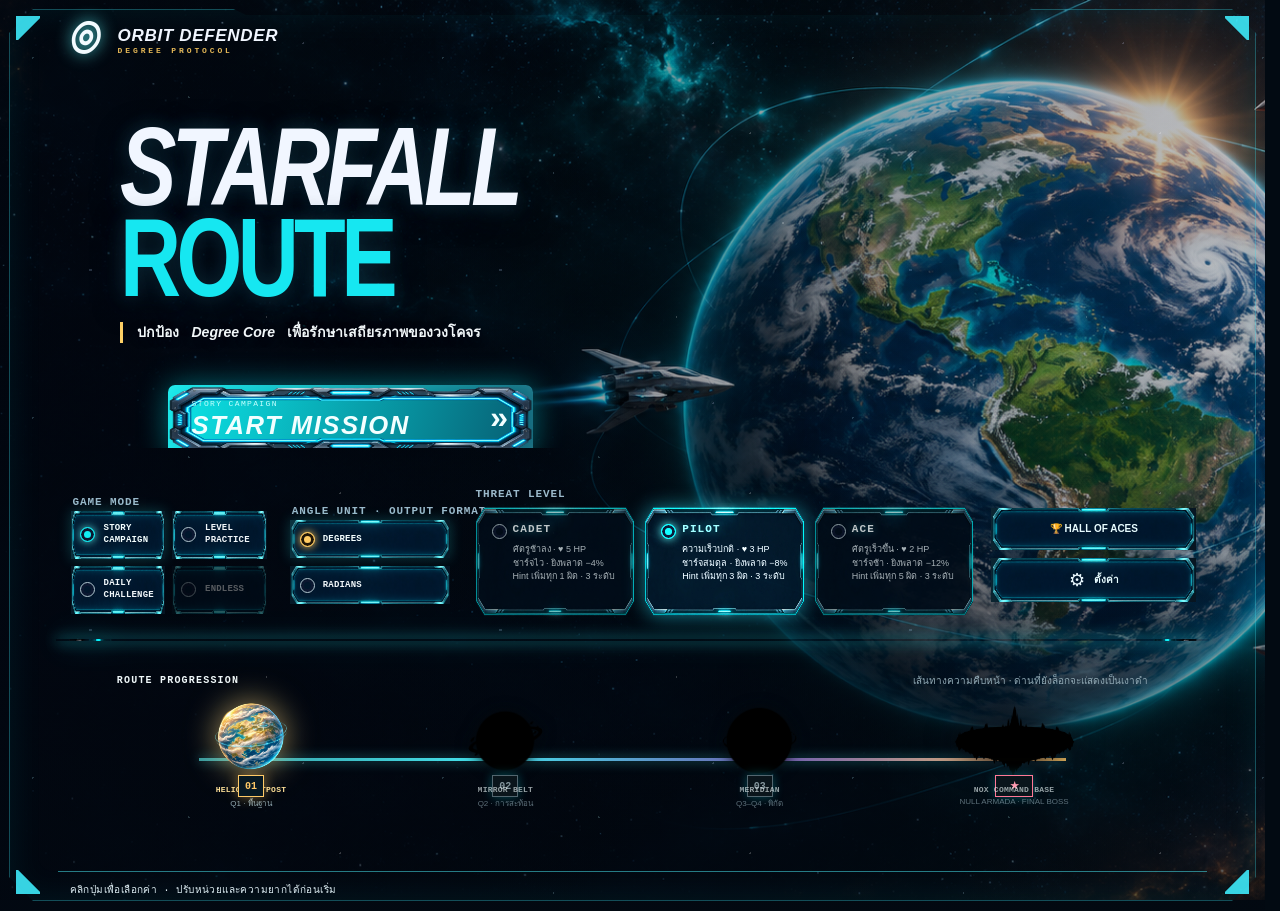
<file: index.html>
<!doctype html>
<html lang="th">
<head>
  <link rel="icon" type="image/svg+xml" href="assets/favicon.svg">
  <meta charset="utf-8">
  <meta name="viewport" content="width=device-width, initial-scale=1">
  <meta name="theme-color" content="#061022">
  <title>Orbit Defender: Starfall Route</title>
  <link rel="stylesheet" href="menu.css">
</head>
<body>
  <div class="orientation-notice menu-orientation-notice" role="status" aria-live="polite"><div><span aria-hidden="true">↻</span><b>หมุนหน้าจอเป็นแนวนอน</b><small>เพื่อจัดวางหน้าเมนูและเล่น Orbit Defender ได้เต็มหน้าจอ</small></div></div>
  <main class="menu-shell">
    <div class="stars" aria-hidden="true"></div>
    <header class="topline">
      <a class="brand" href="index.html"><span>◎</span><b>ORBIT DEFENDER</b><small>DEGREE PROTOCOL</small></a>
      <span class="network-state"><i></i> DEFENSE NETWORK <b>·</b> ONLINE</span>
    </header>

    <section class="hero">
      <div class="hero-copy">
        <h1>STARFALL<br><em>ROUTE</em></h1>
        <p class="intro">ปกป้อง <b>Degree Core</b> เพื่อรักษาเสถียรภาพของวงโคจร</p>
        <a class="start-button hero-start" id="campaign-link" href="game.html?mode=campaign&amp;unit=degree&amp;difficulty=pilot"><span><small id="launch-mode-label">STORY CAMPAIGN</small><b id="launch-label">START MISSION</b></span><i>»</i></a>
      </div>

      <div class="planet-art" role="img" aria-label="ยานผู้เล่นกำลังมุ่งหน้าเข้าปกป้อง Degree Core จากยานศัตรู">
        <div class="planet-glow"></div>
        <div class="radar"></div>
        <div class="orbit orbit-one"></div><div class="orbit orbit-two"></div>
        <div class="planet-core"><img class="planet-image" src="assets/menu-planet.png" alt=""></div>
        <div class="flight-path player-flight"><img class="spacecraft player-craft" src="assets/menu-player-ship.png" alt=""></div>
        <div class="flight-path enemy-flight"><img class="spacecraft enemy-craft" src="assets/menu-enemy-ship.png" alt=""></div>
        <div class="flight-path scout-flight"><img class="spacecraft enemy-craft scout-craft" src="assets/menu-enemy-ship.png" alt=""></div>
        <div class="satellite">✦</div>
        <small class="planet-label">DEGREE CORE <b>· 01</b></small>
        <span class="target-reticle" aria-hidden="true">+</span>
      </div>
    </section>

    <section class="launch-panel" aria-label="ตั้งค่าก่อนออกบิน">
      <div class="panel-heading"><span>FLIGHT CONFIGURATION</span><span id="route-context">HELIOS SYSTEM · ROUTE 01</span></div>
      <div class="mode-tabs"><small>เลือกโหมดการบิน หน่วยองศาหรือเรเดียน และความยากก่อนออกเดินทาง</small></div>

      <div class="panel-main">
        <div class="choices">
          <fieldset><legend>GAME MODE</legend>
            <button class="choice active" type="button" data-group="mode" data-value="campaign" aria-pressed="true"><i></i><span><b>STORY CAMPAIGN</b><small>เนื้อเรื่อง · บทเรียน · เส้นทางหลัก</small></span></button>
            <button class="choice" type="button" data-group="mode" data-value="practice" aria-pressed="false"><i></i><span><b>LEVEL PRACTICE</b><small>เลือกด่าน · Tutorial · ทดลองเล่น</small></span></button>
            <button class="choice" type="button" data-group="mode" data-value="daily" aria-pressed="false"><i></i><span><b>DAILY CHALLENGE</b><small>ภารกิจประจำวัน · เล่นด่านที่ปลดล็อกสูงสุด</small></span></button>
            <button class="choice endless-mode locked" type="button" data-group="mode" data-value="endless" aria-pressed="false" disabled><i></i><span><b>ENDLESS</b><small>ปลดล็อกเมื่อชนะบอส</small></span></button>
          </fieldset>
          <fieldset><legend>ANGLE UNIT · OUTPUT FORMAT</legend>
            <button class="choice active" type="button" data-group="unit" data-value="degree" aria-pressed="true"><i></i><span>DEGREES</span></button>
            <button class="choice" type="button" data-group="unit" data-value="radian" aria-pressed="false"><i></i><span>RADIANS</span></button>
          </fieldset>
          <fieldset><legend>THREAT LEVEL</legend>
            <button class="choice" type="button" data-group="difficulty" data-value="cadet" aria-pressed="false"><i></i><span><b class="difficulty-name">CADET</b><small>ศัตรูช้าลง · ♥ 5 HP<br>ชาร์จไว · ยิงพลาด −4%<br>Hint เพิ่มทุก 1 ผิด · 3 ระดับ</small></span></button>
            <button class="choice active" type="button" data-group="difficulty" data-value="pilot" aria-pressed="true"><i></i><span><b class="difficulty-name">PILOT</b><small>ความเร็วปกติ · ♥ 3 HP<br>ชาร์จสมดุล · ยิงพลาด −8%<br>Hint เพิ่มทุก 3 ผิด · 3 ระดับ</small></span></button>
            <button class="choice" type="button" data-group="difficulty" data-value="ace" aria-pressed="false"><i></i><span><b class="difficulty-name">ACE</b><small>ศัตรูเร็วขึ้น · ♥ 2 HP<br>ชาร์จช้า · ยิงพลาด −12%<br>Hint เพิ่มทุก 5 ผิด · 3 ระดับ</small></span></button>
          </fieldset>
        </div>
        <div class="launch-actions">
          <button id="leaderboard-open" class="leaderboard-button" type="button" aria-haspopup="dialog">🏆 HALL OF ACES</button>
          <details class="options-menu">
            <summary><span>⚙</span> ตั้งค่า</summary>
            <div class="options-popover" aria-label="ตั้งค่าเสียงและการแสดงผล">
              <b>เสียงและการแสดงผล</b>
              <label class="setting-range" for="music-volume"><span>เพลงประกอบ <output id="music-volume-value">45%</output></span><input id="music-volume" type="range" min="0" max="100" value="45"></label>
              <label class="setting-range" for="effects-volume"><span>เสียงเอฟเฟกต์ <output id="effects-volume-value">70%</output></span><input id="effects-volume" type="range" min="0" max="100" value="70"></label>
              <label class="setting-range" for="voice-volume"><span>เสียงพูด <output id="voice-volume-value">80%</output></span><input id="voice-volume" type="range" min="0" max="100" value="80"></label>
              <label class="setting-toggle"><span>ลดการเคลื่อนไหว</span><input id="reduce-motion" type="checkbox"><i aria-hidden="true"></i></label>
              <div class="keyboard-setting"><b>ปุ่ม Value Cannon</b><div class="value-keybinds"><label>0 <button type="button" class="keybind-button" data-value-key="0">1</button></label><label>1/2 <button type="button" class="keybind-button" data-value-key="1/2">2</button></label><label>√2/2 <button type="button" class="keybind-button" data-value-key="√2/2">3</button></label><label>√3/2 <button type="button" class="keybind-button" data-value-key="√3/2">4</button></label><label>1 <button type="button" class="keybind-button" data-value-key="1">5</button></label></div><small>คลิกขวาที่สวิตช์เพื่อสลับเครื่องหมาย + / −</small></div>
              <button id="fullscreen-toggle" class="setting-fullscreen" type="button"><span>⛶</span> เต็มจอ</button>
              <small class="settings-note">ตั้งค่าเสียงและการเคลื่อนไหวจะถูกบันทึกไว้ในเครื่องนี้</small>
            </div>
          </details>
        </div>
      </div>

      <section class="route-progress" aria-label="เส้นทางแคมเปญ">
        <div class="route-heading"><span class="route-title">ROUTE PROGRESSION</span><small id="route-help">เส้นทางความคืบหน้า · ระดับความคืบหน้าแคมเปญ</small></div>
        <div class="route-track">
          <i class="route-energy-line" aria-hidden="true"></i>
          <article class="route-stop current" data-route-stage="0" data-route-name="Helios Outpost · Q1 Basics"><img class="route-planet-art route-q1" src="assets/planet-helios-outpost.webp" alt="ดาว Helios Outpost สำหรับบทเรียนพื้นฐาน Q1"><span class="route-step">01</span><span class="route-copy"><b>HELIOS OUTPOST</b><small>Q1 · พื้นฐาน</small></span></article>
          <article class="route-stop locked" data-route-stage="1" data-route-name="Mirror Belt · Q2 Reflection"><img class="route-planet-art route-q2" src="assets/planet-mirror-belt.webp" alt="ดาวน้ำแข็งและวงแหวนสะท้อนสำหรับบทเรียน Q2"><span class="route-step">02</span><span class="route-copy"><b>MIRROR BELT</b><small>Q2 · การสะท้อน</small></span></article>
          <article class="route-stop locked" data-route-stage="2" data-route-name="Shattered Meridian · Q3/Q4 Coordinates"><img class="route-planet-art route-q34" src="assets/planet-shattered-meridian.webp" alt="ดาวแยกสองซีกสำหรับบทเรียนพิกัด Q3 และ Q4"><span class="route-step">03</span><span class="route-copy"><b>MERIDIAN</b><small>Q3–Q4 · พิกัด</small></span></article>
          <article class="route-stop boss locked" data-route-stage="3" data-route-name="NOX Command Base · Null Armada Final Boss"><img class="route-planet-art route-boss" src="assets/nox-command-base-menu.png" alt="ฐานบัญชาการ Null Armada ของ NOX"><span class="route-step">★</span><span class="route-copy"><b>NOX COMMAND BASE</b><small>NULL ARMADA · FINAL BOSS</small></span></article>
        </div>
      </section>
    <dialog id="leaderboard-dialog" class="leaderboard-dialog" aria-labelledby="leaderboard-title">
      <form method="dialog"><button class="leaderboard-close" aria-label="ปิด">×</button></form>
      <p class="leaderboard-kicker">ENDLESS · FLIGHT RECORDS</p><h2 id="leaderboard-title">HALL OF ACES</h2>
      <p class="leaderboard-note">สถิติตัวอย่างจากนักบินและตัวละครในจักรวาล Orbit Defender</p>
      <section id="leaderboard-podium" class="leaderboard-podium" aria-label="อันดับเหรียญเกียรติยศ 1 ถึง 3"></section>
      <ol id="leaderboard-list" class="leaderboard-list"></ol>
      <div class="personal-best">สถิติสูงสุดของคุณ <b id="personal-best-score">0</b></div>
    </dialog>
    </section>

    <footer><span>ORBITAL DEFENSE NETWORK <b>OD-07</b></span><span>คลิกปุ่มเพื่อเลือกค่า · ปรับหน่วยและความยากได้ก่อนเริ่ม</span></footer>
  </main>
  <dialog id="flight-setup-modal" class="leaderboard-dialog flight-setup-modal" aria-labelledby="flight-setup-title">
    <div class="flight-setup-card"><button id="flight-setup-close" class="flight-setup-close" type="button" aria-label="ปิดหน้าต่าง" title="ปิด">×</button><span class="flight-setup-icon" aria-hidden="true"><svg viewBox="0 0 32 32"><circle cx="16" cy="16" r="10"/><circle cx="16" cy="16" r="3"/><path d="M16 1v6m0 18v6M1 16h6m18 0h6"/></svg></span><small>STARFALL ROUTE · FLIGHT SETUP</small><h2 id="flight-setup-title">เตรียมออกเดินทาง</h2><p id="flight-setup-copy">เลือกการตั้งค่าเสียงก่อนเริ่มภารกิจ</p>
      <div id="menu-resume-options" class="menu-resume-options" hidden><small>พบเที่ยวบินที่ยังไม่จบ</small><button id="menu-resume" type="button">เล่นต่อ</button><button id="menu-restart" type="button">เริ่มแคมเปญใหม่</button></div>
      <div class="menu-sound-option"><span>เสียงเกม</span><button id="menu-sound-toggle" type="button" aria-pressed="true">เปิดเสียง</button></div>
      <button id="menu-launch-session" class="menu-launch-session" type="button">เริ่มภารกิจ ↗</button>
    </div>
  </dialog>
  <script src="menu.js"></script>
</body>
</html>
</file>
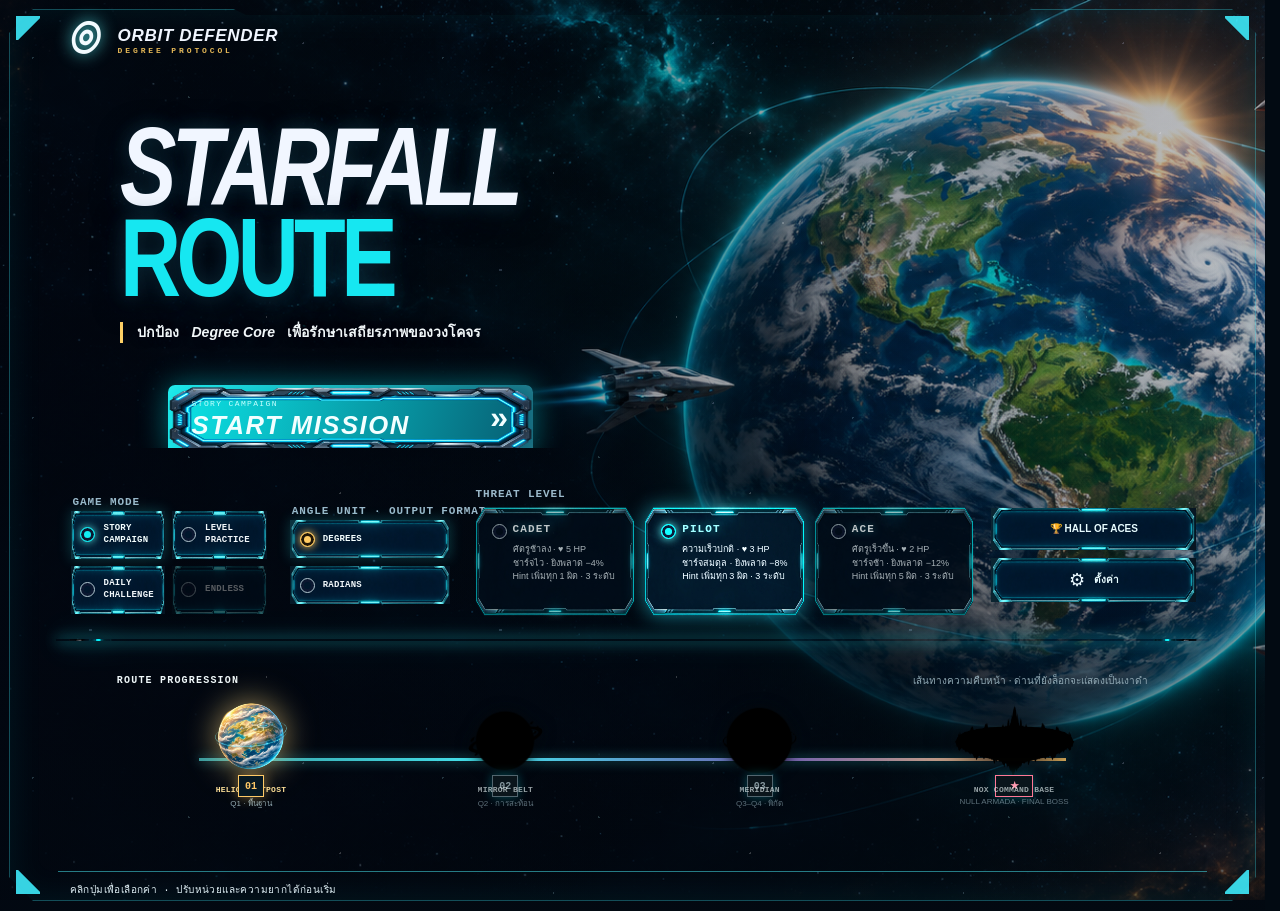
<file: game.html>
<!doctype html>
<html lang="th">
<head>
  <link rel="icon" type="image/svg+xml" href="assets/favicon.svg">
  <meta charset="utf-8">
  <meta name="viewport" content="width=device-width, initial-scale=1, maximum-scale=1, user-scalable=no">
  <meta name="theme-color" content="#050b14">
  <title>Orbit Defender: Starfall Route · Flight</title>
  <link rel="stylesheet" href="style.css">
  <link rel="stylesheet" href="assets/orbit-interface.css">
</head>
<body class="game-page">
  <div id="orientation-notice" class="orientation-notice" role="status" aria-live="polite"><div><span aria-hidden="true">↻</span><b>หมุนหน้าจอเป็นแนวนอน</b><small>เพื่อเล่น Orbit Defender ได้เต็มหน้าจอ</small></div></div>
  <section id="sound-prompt" class="sound-prompt" role="dialog" aria-modal="true" aria-labelledby="sound-prompt-title">
    <div class="sound-prompt-card"><span class="sound-prompt-icon" aria-hidden="true">♫</span><small>STARFALL ROUTE · FLIGHT SETUP</small><h2 id="sound-prompt-title">เตรียมออกเดินทาง</h2><p id="sound-prompt-copy">กดปุ่มลำโพงเพื่อสลับเสียง จากนั้นเริ่มภารกิจ</p><div id="resume-options" class="resume-options" hidden><small>พบเที่ยวบินที่ยังไม่จบ</small><div><button id="resume-campaign" type="button">เล่นต่อ</button><button id="restart-campaign" type="button">เริ่มแคมเปญใหม่</button></div></div><div id="sound-options" class="sound-options"><small>เสียงเกม</small><div><button id="sound-toggle" class="muted" type="button" aria-label="เปิดเสียง" title="เปิดเสียง" aria-pressed="false"><svg viewBox="0 0 24 24" aria-hidden="true"><path d="M4 10v4h4l5 4V6l-5 4H4Z"/><path class="sound-waves" d="M16 9a5 5 0 0 1 0 6m2-9a9 9 0 0 1 0 12"/><path class="sound-muted" d="M6 19 19 5"/></svg></button><span id="sound-toggle-state">ปิดเสียง</span></div></div><button id="launch-session" type="button">เริ่มภารกิจ ↗</button></div>
  </section>
  <main id="game" class="game-shell">
    <canvas id="arena" aria-label="สนามรบ Orbit Defender"></canvas>
    <div class="vignette"></div>
    <section class="target-banner" id="target-banner" hidden aria-live="polite" aria-label="โจทย์เป้าหมายปัจจุบัน"><small id="aim-status">ANGLE CANNON · SELECT AN ANGLE TO FIRE</small><b id="target-prompt"></b></section>
    <nav class="field-camera-controls" id="field-camera-controls" hidden aria-label="ควบคุมมุมมองสนาม"><button id="camera-zoom-out" type="button" aria-label="ซูมออก">−</button><output id="camera-zoom-level">100%</output><button id="camera-zoom-in" type="button" aria-label="ซูมเข้า">+</button><button id="camera-reset" type="button" aria-label="จัดสนามกลับกึ่งกลาง">⌖</button><small><span class="camera-desktop-hint">กด Alt ค้าง + คลิกค้างลาก · เลื่อนสนาม</span><span class="camera-touch-hint">ลาก 2 นิ้ว · เลื่อนสนาม</span></small></nav>
    <header class="hud-top">
      <div class="brand-lockup"><span class="sigil">◎</span><div><b>ORBIT DEFENDER</b><small>DEGREE PROTOCOL</small></div></div>
      <div class="mission-readout"><span class="live-dot"></span><span id="stage-name">ACADEMY</span><i>/</i><span id="stage-phase">SYSTEM READY</span><i>/</i><span id="difficulty-label">PILOT</span></div>
      <div class="hud-actions"><div class="score-box"><small id="score-label">SCORE</small><b id="score">000000</b></div><div class="pilot-box"><small>HP</small><div class="health-stat"><span class="health-icon" aria-hidden="true">♥</span><b id="pilot-health">3 / 3</b></div></div><div class="energy-box"><div><small>SHOT CHARGE</small><b id="pilot-energy-text">100%</b></div><i><u id="pilot-energy-fill"></u></i></div><div class="shield-box"><small>ARMOR</small><div id="shield-meter" aria-label="เกราะ 0 จาก 3"><svg class="armor-icon" viewBox="0 0 24 24" aria-hidden="true"><path d="M12 2.5 20 5v6.1c0 5.2-3.4 8.4-8 10.4-4.6-2-8-5.2-8-10.4V5l8-2.5Z"/></svg><b id="shield-count">0 / 3</b></div></div><button class="hud-icon flight-reference-toggle" id="flight-reference-toggle" type="button" hidden aria-pressed="true" aria-label="ซ่อนค่ามุมและพิกัดอ้างอิง">◎</button><button id="training-ready" class="training-ready" type="button" hidden>พร้อมรบ ✓</button><button class="hud-icon settings-button" id="settings-open" title="ตั้งค่า" aria-label="เปิดตั้งค่า">⚙</button><button class="hud-icon pause-button" id="pause" title="พักเกม">Ⅱ</button></div>
    </header>
    <section class="flight-settings" id="flight-settings" hidden aria-labelledby="flight-settings-title">
      <div class="flight-settings-card"><header><div><small>ORBIT DEFENDER</small><h2 id="flight-settings-title">ตั้งค่าเกม</h2></div><button id="settings-close" type="button" aria-label="ปิดตั้งค่า">×</button></header>
        <label class="settings-audio-toggle"><span>เสียงทั้งหมด</span><button id="settings-sound-toggle" type="button" aria-pressed="false">ปิดเสียง</button></label>
        <label class="settings-slider"><span>เพลง <b id="music-value"></b></span><input id="music-volume" type="range" min="0" max="100" step="5"></label>
        <label class="settings-slider"><span>เสียงเอฟเฟกต์ <b id="effects-value"></b></span><input id="effects-volume" type="range" min="0" max="100" step="5"></label>
        <label class="settings-motion"><input id="reduced-motion" type="checkbox"><span>ลดการเคลื่อนไหว</span></label>
        <div class="settings-keybind"><b>ปุ่มยิงคำตอบ</b><div class="value-keybinds"><label>ตัวเลือก 1 <button type="button" class="keybind-button" data-fire-key-slot="Digit1">1</button></label><label>ตัวเลือก 2 <button type="button" class="keybind-button" data-fire-key-slot="Digit2">2</button></label><label>ตัวเลือก 3 <button type="button" class="keybind-button" data-fire-key-slot="Digit3">3</button></label><label>ตัวเลือก 4 <button type="button" class="keybind-button" data-fire-key-slot="Digit4">4</button></label><label>ตัวเลือก 5 <button type="button" class="keybind-button" data-fire-key-slot="Digit5">5</button></label></div><small>คลิกปุ่มเพื่อเปลี่ยนคีย์ · ยิงตัวเลือกตามลำดับที่แสดง</small></div>
      </div>
    </section>
    <aside id="dev-tools" class="dev-tools" hidden aria-label="เครื่องมือทดสอบสำหรับนักพัฒนา">
      <header><b>DEV TOOLS</b><button id="dev-tools-close" type="button" aria-label="ปิดเครื่องมือทดสอบ">×</button></header>
      <small id="dev-tools-status">F2 · เปิด/ปิดแผง</small>
      <button id="dev-clear-stage" type="button">ผ่านด่านปัจจุบันทันที</button>
      <label>มินิเกมสำหรับทดสอบ<select id="dev-minigame"><option value="trigo_combat.html">Orbital Intercept</option><option value="wiring.html">Wiring</option><option value="radar.html">Radar</option><option value="matching.html">Card Matching</option><option value="satellite_radar.html">Satellite Alignment</option></select></label>
      <button id="dev-launch-minigame" type="button">เปิดมินิเกมที่เลือก</button>
      <div class="dev-result-actions"><button id="dev-minigame-pass" type="button">จำลองว่าผ่าน</button><button id="dev-minigame-fail" type="button">จำลองว่าไม่ผ่าน</button></div>
    </aside>
    <aside class="mission-panel panel" id="mission-panel">
      <div class="panel-heading"><span class="tiny-mark">✦</span> MISSION BRIEF</div>
      <div class="mission-kicker" id="mission-kicker">TRAINING</div>
      <h1 id="mission-title">สถานีวงโคจร</h1>
      <p id="mission-copy">เตรียมยานให้พร้อม นักบิน</p>
      <div class="panel-rule"></div>
      <div class="mission-objective"><span class="objective-glyph">⌖</span><div><small>OBJECTIVE</small><b id="objective">เตรียมพร้อมปฏิบัติการ</b></div></div>
      <div class="wave-line"><span id="progress-label">WAVE PROGRESS</span><b id="progress-text">—</b></div>
      <div class="progress-track"><i id="progress-fill"></i></div>
      <div class="combo-readout"><small>COMBO</small><b id="combo">×0</b><span id="combo-label">BUILD YOUR STREAK</span></div>
      <div id="mission-space-hint" class="mission-space-hint" hidden><kbd>FIRE</kbd><span>เล็งให้ตรงเป้า · คลิกคำตอบหรือกดปุ่มที่แสดงเพื่อยิง · คลิกขวาสลับ ±</span></div>
      <section id="mission-completion" class="mission-completion" hidden aria-live="polite">
        <b class="completion-status">MISSION COMPLETE</b>
        <p id="completion-copy">เลือกอัปเกรดก่อนออกเดินทาง</p>
        <div class="upgrade-choices" id="upgrade-choices" hidden></div>
        <div class="run-actions" id="run-actions" hidden><button id="continue-run">LEAVE MISSION ↗</button><button id="extract-run">EXTRACT WITH LOOT</button></div>
      </section>
    </aside>
    <aside class="telemetry-panel panel" id="telemetry-panel">
      <div class="panel-heading"><span><span class="tiny-mark">π</span> TRIGONOMETRY INFO</span><button id="telemetry-toggle" type="button" aria-expanded="false">DETAILS ＋</button></div>
      <div class="compact-readout"><b id="compact-angle">000°</b><span>x <i id="compact-x">1</i></span><span>y <i id="compact-y">0</i></span><strong id="compact-quadrant">AXIS</strong></div>
      <div class="telemetry-label" id="telemetry-label">YOUR BEARING / THETA</div>
      <div class="angle-readout"><strong id="angle">000°</strong><span id="angle-unit">BEARING</span></div>
      <div class="coord-readout"><div><small>X / COS θ</small><b id="coord-x">1.00</b></div><div><small>Y / SIN θ</small><b id="coord-y">0.00</b></div></div>
      <div class="exact-readout"><div><small>cos θ</small><b id="cos-exact">1</b></div><div><small>sin θ</small><b id="sin-exact">0</b></div></div>
      <div class="quadrant-readout"><b id="quadrant-text">AXIS / +X</b><span id="quadrant-signs">(+, 0)</span></div>
      <svg class="mini-quadrants" viewBox="0 0 220 124" aria-label="แผนภาพเครื่องหมายของสี่ควอดแรนต์">
        <path class="quad q2" d="M110 62H29A81 81 0 0 1 110-19Z" transform="translate(0 19)"/><path class="quad q1" d="M110 62V-19A81 81 0 0 1 191 62Z" transform="translate(0 19)"/>
        <path class="quad q3" d="M110 62H29A81 81 0 0 0 110 143Z" transform="translate(0 -19)"/><path class="quad q4" d="M110 62V143A81 81 0 0 0 191 62Z" transform="translate(0 -19)"/>
        <path d="M22 62H198M110 8V116" stroke="#75d9f3" stroke-width="1.5"/><path d="M198 62l-7-4v8zM110 8l-4 7h8z" fill="#75d9f3"/>
        <text x="150" y="42">I (+,+)</text><text x="48" y="42">II (−,+)</text><text x="40" y="91">III (−,−)</text><text x="151" y="91">IV (+,−)</text>
      </svg>
      <div class="orbit-status"><span>CORE DEFENSE PILOT</span><b id="orbit-speed">AIM VECTOR · READY</b><small>แตะปุ่มอาวุธเพื่อหันยานและยิง</small></div>
      <div class="telemetry-rule"></div>
      <div class="target-readout"><small id="target-label">TARGET SIGNAL</small><b id="target-data">NO CONTACT</b></div>
      <div class="bearing-bar"><span id="bearing-mark"></span></div>
      <div class="target-foot"><span id="target-angle">LOCKED TO ORBIT</span><span id="target-distance">—</span></div>
    </aside>
    <div class="center-reticle" aria-hidden="true"><i></i><b></b></div>
    <div class="toast" id="toast"></div>
    <div class="weapon-rack" id="weapon-rack" aria-label="แถบอาวุธและคำตอบ"><div class="weapon-empty" id="weapon-empty">เล็งยานให้ตรงเป้าหมายเพื่อแสดงตัวเลือกคำตอบ</div><div class="weapon-strip angle-strip" hidden><b>ANGLE</b><div class="weapon-cards" id="angle-weapons"></div></div><div class="weapon-strip value-strip" hidden><b>VALUE</b><div class="weapon-cards" id="value-weapons"></div></div></div>
    <aside id="travel-hud" class="travel-hud" hidden aria-live="polite">
      <div><small>DEEP-SPACE INTERCEPT</small><b id="travel-clock">00:28</b></div>
      <div><small>AMMO</small><b id="travel-ammo">8 / 8</b></div>
      <div><small>HULL</small><b id="travel-hull">◆ ◆ ◆</b></div>
      <div><small>HOSTILES</small><b id="travel-hostiles">0</b></div>
      <div><small>ACCURACY</small><b id="travel-accuracy">100%</b></div>
      <button id="resupply-open" type="button">RESUPPLY QUIZ <span>π</span></button>
    </aside>
    <section id="zombie-break" class="zombie-break" hidden aria-label="ช่วงมินิเกมระหว่างภารกิจ">
      <header class="zombie-break-header">
        <span class="minigame-brand"><i>◎</i><b>ORBIT DEFENDER<small>DEGREE PROTOCOL</small></b></span>
        <span id="minigame-title">INTERMISSION · RESTORE OR SURVIVE</span>
        <b id="zombie-clock">00:30</b>
      </header>
      <iframe id="zombie-game" title="มินิเกมระหว่างภารกิจ"></iframe>
    </section>
    <section id="flight-cinematic" class="flight-cinematic" hidden aria-live="polite" aria-label="ฉากยานเดินทางระหว่างดาว">
      <div class="flight-stars" aria-hidden="true"></div>
      <div class="flight-warp-lines" aria-hidden="true"></div>
      <div class="flight-orbit" aria-hidden="true"></div>
      <div class="flight-destination"><img id="flight-planet" alt=""><span id="flight-planet-name"></span></div>
      <div id="flight-ship" class="flight-ship" aria-hidden="true"><img src="assets/interceptor-player.webp" alt=""></div>
      <div class="flight-caption"><small id="flight-caption-kicker">STARFALL ROUTE · FLIGHT TRANSIT</small><b id="flight-caption-title">ARRIVAL</b><span id="flight-caption-copy">กำลังเข้าสู่วงโคจร</span></div>
    </section>
    <section id="quiz-overlay" class="quiz-overlay" hidden aria-labelledby="quiz-title">
      <div class="quiz-card"><div class="quiz-kicker">RESUPPLY TERMINAL <span>FLIGHT PAUSED TO 18%</span></div><h2 id="quiz-title">คำนวณเพื่อเติมกระสุน</h2><p id="quiz-question"></p><div id="quiz-options" class="quiz-options"></div><div id="quiz-feedback" class="quiz-feedback" aria-live="polite"></div><button id="quiz-resume" type="button" disabled>เลือกคำตอบเพื่อกลับสู่การเดินทาง</button></div>
    </section>
    <div class="start-overlay" id="overlay">
      <div class="overlay-grid"></div>
      <div class="brief-box">
        <div class="brief-top"><span class="live-dot"></span> ORBITAL DEFENSE NETWORK <span class="brief-code">OD-07 / 360°</span></div>
        <div class="brief-emblem">◎<span>✦</span></div>
        <div class="eyebrow">STARFALL ROUTE · PRE-FLIGHT BRIEF</div>
        <nav class="flight-flow" aria-label="ลำดับการเตรียมภารกิจ"><span data-flow-step="story">01 <b>STORY</b></span><i></i><span data-flow-step="learn">02 <b>LESSON + DRILLS</b></span><i></i><span data-flow-step="defense">03 <b>DEFENSE</b></span></nav>
        <h2 id="overlay-title">MISSION BRIEFING<span>PRE-FLIGHT CONFIGURATION</span></h2>
        <section class="academy-story" id="academy-story" hidden aria-label="เนื้อเรื่องประจำเลเวล">
          <div class="academy-story-heading"><span><i>◈</i> LEVEL STORY <small id="academy-story-speaker">NOVA</small></span><div class="academy-story-actions"><button id="story-replay" type="button">เล่นฉากเนื้อเรื่องซ้ำ ↗</button><button id="lesson-skip" type="button" hidden>ข้ามการสอน ↗</button><button id="practice-finish-story" type="button" hidden>จบการฝึก</button></div></div>
          <p id="academy-story-line"></p>
        </section>
        <section class="lesson-stage" id="lesson-stage" hidden aria-label="บทเรียนแบบพูดพร้อมภาพวงกลมหนึ่งหน่วย">
          <div class="lesson-circle-panel">
            <small>UNIT CIRCLE · r = 1</small>
            <svg id="lesson-circle" viewBox="0 0 320 260" role="img" aria-label="วงกลมหนึ่งหน่วยแสดงมุมและพิกัด">
              <path id="lesson-quadrant-sector" class="quadrant-sector" d=""/><path class="circle-grid" d="M28 130H292M160 18V242"/><circle class="unit-circle" cx="160" cy="130" r="100"/>
              <path id="lesson-angle-arc" class="angle-arc" d=""/><line id="lesson-radius" class="radius-line" x1="160" y1="130" x2="248" y2="130"/>
              <line id="lesson-projection-x" class="coordinate-projection" x1="160" y1="130" x2="248" y2="130"/><line id="lesson-projection-y" class="coordinate-projection" x1="248" y1="130" x2="248" y2="130"/>
              <circle class="circle-center" cx="160" cy="130" r="3"/><circle id="lesson-x-coordinate" class="coordinate-marker" cx="248" cy="130" r="3"/><circle id="lesson-y-coordinate" class="coordinate-marker" cx="160" cy="130" r="3"/><circle id="lesson-point" class="lesson-point" cx="248" cy="130" r="7"/>
              <text class="axis-label" x="296" y="135">x</text><text class="axis-label" x="166" y="17">y</text>
              <text id="lesson-angle-label" class="diagram-label" x="207" y="114">θ = 0°</text><text id="lesson-quadrant-label" class="quadrant-label" x="205" y="85"></text><text id="lesson-coordinate-label" class="diagram-label" x="160" y="250" text-anchor="middle">(x, y) = (1, 0)</text><g id="lesson-reference-labels" class="lesson-reference-labels" aria-hidden="true"></g>
            </svg>
            <div class="lesson-formula"><span>x = cos θ</span><span>y = sin θ</span></div>
          </div>
        </section>
        <aside class="academy-astra" id="academy-astra" hidden aria-label="ผู้ช่วยสอน Astra">
          <div class="academy-astra-portrait" role="img" aria-label="Astra ผู้ช่วย AI ประจำยาน"></div>
          <div class="lesson-speaking-panel">
            <div class="lesson-speaking-heading"><span>ASTRA · FLIGHT INSTRUCTOR</span><b id="lesson-step-count">ประโยค 1 / 3</b></div>
            <p id="lesson-speaking-line" aria-live="polite"></p>
            <div class="lesson-speaking-controls"><button id="lesson-prev" type="button">← ก่อนหน้า</button><button id="lesson-next" type="button">ประโยคถัดไป →</button></div>
          </div>
        </aside>
        <section class="result-visual" id="result-visual" hidden aria-label="สรุปผลการเล่น">
          <div class="result-hero"><img src="assets/degree-core-planet.png" alt="Degree Core"><div><small>FLIGHT REPORT</small><b id="result-status">RUN COMPLETE</b><span id="result-loot"></span></div></div>
          <div class="result-metrics">
            <article><span class="metric-icon score-icon">✦</span><small>SCORE</small><b id="result-score">0</b></article>
            <article><span class="metric-icon mission-icon">◎</span><small>MISSIONS</small><b id="result-missions">0</b></article>
            <article><span class="metric-icon accuracy-icon">⌖</span><small>WEAPON MATCH</small><b id="result-accuracy">0%</b></article>
            <article><span class="metric-icon mini-icon">▣</span><small>MINIGAMES</small><b id="result-minigames">0 / 0</b></article>
          </div>
          <section class="result-learning" aria-label="ผลการเรียนรู้แยกตามทักษะ">
            <header><b>ผลการเรียนรู้รายหัวข้อ</b><small>ประเมินจากโจทย์ที่พบและคำตอบในรอบนี้</small></header>
            <div class="learning-topic-grid" id="learning-topic-grid"></div>
            <section class="minigame-results" id="minigame-results" hidden aria-label="ผลมินิเกมแยกตามเกม"></section>
          </section>
          <div class="result-feedback"><article class="strength-card"><b><span>✓</span> ทำได้ดี</b><p id="result-strength"></p></article><article class="improve-card"><b><span>↗</span> ควรปรับปรุง</b><p id="result-improve"></p></article></div>
        </section>
        <div class="mission-art" id="mission-art" hidden></div>
        <div class="tutorial-tools" id="tutorial-tools" hidden></div>
        <p id="overlay-copy">กำลังรับข้อมูลดาวและวัตถุประสงค์ภารกิจ...</p>
        <div class="lesson-art" id="lesson-art" hidden></div>
        <div class="brief-controls"><span>ปกป้อง Degree Core</span><span>เป้าใกล้ที่สุดถูกเลือกอัตโนมัติ · คลิกยานเพื่อล็อกเป้าอื่น</span><span>เลือกมุมหรือค่าที่ตรงกับสัญญาณเพื่อยิง</span></div>
        <button id="retry-wave" class="retry-button" hidden>เล่น Wave นี้อีกครั้ง</button>
        <button id="cancel-mission" class="cancel-mission-button" type="button" hidden>ยกเลิกภารกิจ</button>
        <button id="training-continue" class="training-continue" type="button" hidden>ฝึกสุ่มต่อ ↻</button><button id="launch" class="launch-button"><span>เริ่มแคมเปญ</span><b>↗</b></button>
        <div class="brief-foot">STARFALL ROUTE &nbsp;·&nbsp; QUADRANT FLIGHT SYSTEMS</div>
      </div>
    </div>
    <div id="auto-hint" class="auto-hint" hidden aria-live="polite"></div>
    <section id="story-dialog" class="story-dialog" hidden aria-modal="true" role="dialog" aria-labelledby="story-speaker">
      <div class="story-backdrop" aria-hidden="true"></div>
      <div class="story-stage">
        <div class="story-console-frame" aria-hidden="true"></div>
        <header class="story-console-heading"><span class="story-brand-mark">◎</span><b>ORBIT DEFENDER<small>DEGREE PROTOCOL</small></b><strong>STORY</strong><span class="story-console-code">STARFALL ROUTE · OD-07</span></header>
        <div class="story-art" aria-hidden="true"></div>
        <div class="story-cast" aria-hidden="true">
          <div class="story-portrait pilot" data-character="NOVA"></div>
          <div class="story-portrait ai" data-character="ASTRA"></div>
          <div class="story-portrait overlord" data-character="NOX"></div>
        </div>
        <div class="story-tools"><button id="story-history-toggle" type="button" aria-label="ดูประวัติการสนทนา" title="ดูประวัติการสนทนา" aria-expanded="false"><svg viewBox="0 0 24 24" aria-hidden="true"><path d="M4 5h16M4 10h16M4 15h10M4 20h8"/></svg></button><button id="story-home" type="button" aria-label="กลับหน้าเมนู" title="กลับหน้าเมนู"><svg viewBox="0 0 24 24" aria-hidden="true"><path d="m3 11 9-8 9 8M5 10v10h14V10M9 20v-6h6v6"/></svg></button><button id="story-sound-toggle" type="button" class="muted" aria-label="เปิดเสียง" title="เปิดเสียง" aria-pressed="false"><svg viewBox="0 0 24 24" aria-hidden="true"><path d="M4 10v4h4l5 4V6l-5 4H4Z"/><path class="sound-waves" d="M16 9a5 5 0 0 1 0 6m2-9a9 9 0 0 1 0 12"/><path class="sound-muted" d="m17 9 5 6m0-6-5 6"/></svg></button></div>
        <div class="story-dialogue">
          <div class="story-speaker-row"><span class="story-speaker-mark">⌖</span><b id="story-speaker">NOVA</b><small id="story-scene">STORY SCENE</small></div>
          <p id="story-line" aria-live="polite"></p>
          <button id="story-next" type="button">แตะเพื่อไปต่อ <span>↗</span></button>
        </div>
        <section id="story-history-popup" class="story-history-popup" hidden role="dialog" aria-modal="true" aria-labelledby="story-history-title"><div class="story-history-card"><header><b id="story-history-title">ประวัติการสนทนา</b><button id="story-history-close" class="story-history-close" type="button" aria-label="ปิดประวัติ">×</button></header><div id="story-history" class="story-history" aria-label="รายการบทสนทนาที่ผ่านมา"></div></div></section>
        <nav class="story-route" aria-label="เส้นทางแคมเปญ"><span><img src="assets/planet-helios-outpost.webp" alt=""><b>01</b></span><i></i><span><img src="assets/planet-mirror-belt.webp" alt=""><b>02</b></span><i></i><span><img src="assets/planet-shattered-meridian.webp" alt=""><b>03</b></span><i></i><span class="route-boss"><img src="assets/nox-command-base.png" alt=""><b>NOX</b></span></nav>
      </div>
    </section>
  </main>
  <script src="game.js"></script>
</body>
</html>
</file>
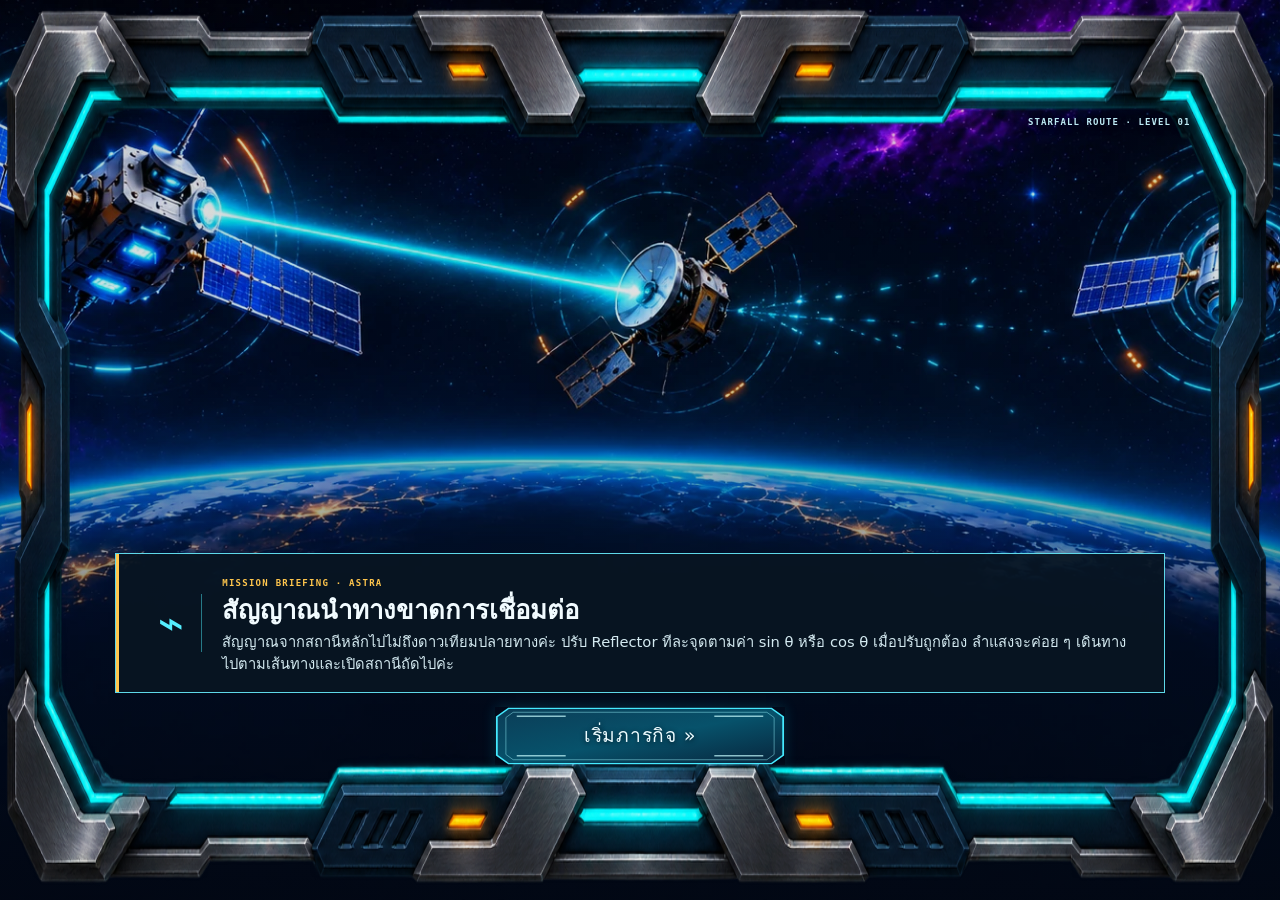
<file: light_path.html>
<!doctype html>
<html lang="th">

<head>
  <meta charset="utf-8">
  <meta name="viewport" content="width=device-width,initial-scale=1">
  <meta name="theme-color" content="#061327">
  <link rel="icon" type="image/svg+xml" href="assets/favicon.svg">
  <link rel="stylesheet" href="assets/orbit-interface.css">
  <link rel="stylesheet" href="assets/minigame-tutorial.css">
  <title>Light Path · Starfall Route</title>
  <style>
    :root {
      color-scheme: dark;
      --void: #030914;
      --deep: #071629;
      --panel: #091d32;
      --line: #26708b;
      --cyan: #54efff;
      --cyan-soft: #abf8ff;
      --gold: #ffd36e;
      --green: #76ffc7;
      --red: #ff8296;
      --white: #effaff;
      --muted: #a4bed0;
      --mono: Consolas, "SFMono-Regular", monospace
    }

    * {
      box-sizing: border-box
    }

    html,
    body {
      margin: 0;
      min-height: 100%;
      background: var(--void);
      color: var(--white);
      font: 500 14px/1.45 system-ui, "Segoe UI", sans-serif
    }

    body {
      min-height: 100vh;
      overflow-x: hidden;
      background: radial-gradient(ellipse at 52% 45%, #0a2742 0, #06172b 40%, #020711 82%)
    }

    body::before {
      content: "";
      position: fixed;
      z-index: 0;
      inset: -20%;
      pointer-events: none;
      opacity: .46;
      background-image: radial-gradient(#d9fbff 1px, transparent 1.5px), radial-gradient(#45cbff 1px, transparent 1.5px), radial-gradient(#fbcd77 1px, transparent 1.5px);
      background-size: 117px 117px, 181px 181px, 257px 257px;
      background-position: 0 0, 49px 61px, 80px 29px;
      animation: starDrift 70s linear infinite
    }

    button {
      font: inherit;
      color: inherit;
      cursor: pointer
    }

    button:focus-visible,
    [tabindex]:focus-visible {
      outline: 2px solid #b8fbff;
      outline-offset: 3px
    }

    .app {
      position: relative;
      z-index: 1;
      display: grid;
      grid-template-rows: 64px 48px minmax(0, 1fr);
      gap: 10px;
      width: min(1740px, 100%);
      min-height: 100vh;
      margin: auto;
      padding: 12px clamp(12px, 1.6vw, 26px) 14px
    }

    body::after {
      content: "";
      position: fixed;
      z-index: 5;
      inset: 0;
      pointer-events: none;
      background: url("assets/ui-console-frame.png") center/100% 100% no-repeat;
      filter: drop-shadow(0 0 16px #29dfff35)
    }

    .app {
      width: min(1900px, 100%);
      padding: clamp(54px, 10vh, 112px) clamp(42px, 5.4vw, 92px) clamp(54px, 10vh, 112px)
    }

    .topbar {
      display: flex;
      align-items: center;
      justify-content: space-between;
      gap: 16px;
      padding: 0 clamp(12px, 1.5vw, 24px);
      border: 1px solid #247a98;
      background: linear-gradient(100deg, #061426f5, #0a2036f0 52%, #071629f5);
      box-shadow: inset 0 0 0 1px #0e3750, 0 8px 35px #0007;
      position: relative;
      overflow: hidden
    }

    .topbar::after {
      content: "";
      position: absolute;
      top: 0;
      left: 0;
      width: 27%;
      height: 2px;
      background: linear-gradient(90deg, transparent, var(--cyan), transparent);
      animation: headerSweep 5s linear infinite
    }

    .brand {
      display: flex;
      align-items: center;
      gap: 11px;
      min-width: 0
    }

    .brand-mark {
      display: grid;
      place-items: center;
      width: 38px;
      height: 38px;
      border: 1px solid #59eaff;
      border-radius: 50%;
      color: var(--cyan);
      font: 22px var(--mono);
      box-shadow: 0 0 18px #2ddcff44, inset 0 0 13px #29dfff2a
    }

    .brand-name {
      font: 900 13px/1.15 var(--mono);
      letter-spacing: .13em
    }

    .brand-name small {
      display: block;
      margin-top: 3px;
      color: #86bcd0;
      font-size: 9px;
      font-weight: 700;
      letter-spacing: .2em
    }

    .game-title {
      margin-left: auto;
      margin-right: auto;
      text-align: center;
      font: 900 clamp(15px, 1.7vw, 22px)/1 var(--mono);
      letter-spacing: .08em;
      white-space: nowrap
    }

    .game-title em {
      color: var(--cyan);
      font-style: normal
    }

    .top-meta {
      display: flex;
      align-items: center;
      gap: 9px
    }

    .level-tag {
      padding: 7px 10px;
      border: 1px solid #7964d4;
      border-radius: 3px;
      color: #e5dcff;
      font: 800 10px var(--mono);
      letter-spacing: .12em
    }

    .timer {
      min-width: 84px;
      text-align: center;
      color: var(--cyan);
      font: 900 21px var(--mono);
      font-variant-numeric: tabular-nums
    }

    .timer small {
      display: block;
      margin-bottom: 1px;
      color: #8db0c2;
      font: 700 8px var(--mono);
      letter-spacing: .17em
    }

    .progressbar {
      display: flex;
      align-items: center;
      gap: 11px;
      padding: 0 16px;
      border: 1px solid #1d5973;
      background: #061628e8
    }

    .progress-label {
      margin-right: 2px;
      color: #8cabbc;
      font: 800 9px var(--mono);
      letter-spacing: .15em;
      white-space: nowrap
    }

    .progress-line {
      height: 2px;
      flex: 1;
      max-width: 160px;
      background: #1b3546;
      position: relative;
      overflow: hidden
    }

    .progress-line i {
      display: block;
      width: 0;
      height: 100%;
      background: linear-gradient(90deg, #36cfe9, #71ffc9);
      box-shadow: 0 0 9px #42e8f8;
      transition: width .5s ease
    }

    .progress-count {
      color: #d8f7ff;
      font: 800 10px var(--mono);
      letter-spacing: .08em;
      white-space: nowrap
    }

    .progress-count strong {
      color: var(--cyan);
      font-size: 15px
    }

    .progress-stations {
      display: flex;
      align-items: center;
      gap: 7px;
      margin-left: auto
    }

    .progress-stations i {
      display: block;
      width: 8px;
      height: 8px;
      border: 1px solid #3a6075;
      border-radius: 50%;
      background: #061221;
      transition: .35s
    }

    .progress-stations i.active {
      border-color: var(--cyan);
      background: var(--cyan);
      box-shadow: 0 0 11px #3deaff
    }

    .progress-stations i.done {
      border-color: var(--green);
      background: var(--green);
      box-shadow: 0 0 10px #68ffc2
    }

    .workspace {
      display: grid;
      grid-template-columns: minmax(220px, 260px) minmax(380px, 1fr) minmax(270px, 320px);
      gap: 10px;
      min-height: 0
    }

    .panel {
      border: 1px solid #236d87;
      background: linear-gradient(155deg, #091c30f5, #061425f5);
      box-shadow: inset 0 0 0 1px #0c2b43, 0 12px 32px #0004;
      position: relative;
      min-width: 0
    }

    .mission {
      display: flex;
      flex-direction: column;
      gap: 13px;
      padding: 17px 15px;
      overflow: hidden
    }

    .eyebrow {
      color: var(--cyan);
      font: 900 9px var(--mono);
      letter-spacing: .17em
    }

    .mission h1 {
      margin: 0;
      font-size: 20px;
      line-height: 1.15
    }

    .mission-copy {
      margin: 0;
      color: #bfd4e1;
      font-size: 12px;
      line-height: 1.65
    }

    .source-card {
      display: flex;
      align-items: center;
      gap: 11px;
      padding: 11px;
      border: 1px solid #246f8a;
      background: #061526
    }

    .source-symbol {
      display: grid;
      place-items: center;
      flex: 0 0 34px;
      width: 34px;
      height: 34px;
      border: 1px solid #42e4ff;
      border-radius: 50%;
      color: var(--cyan);
      font: 18px var(--mono);
      box-shadow: 0 0 13px #2de5ff44
    }

    .source-card b {
      display: block;
      color: #e9fbff;
      font: 800 10px var(--mono);
      letter-spacing: .06em
    }

    .source-card small {
      display: block;
      margin-top: 3px;
      color: #88adbf;
      font-size: 9px
    }

    .station-state {
      padding: 12px;
      border-left: 2px solid var(--gold);
      background: linear-gradient(90deg, #30281388, #161a20aa)
    }

    .station-state small {
      display: block;
      color: #c6af76;
      font: 800 9px var(--mono);
      letter-spacing: .12em
    }

    .station-state strong {
      display: block;
      margin-top: 5px;
      color: #fff0c6;
      font: 900 20px var(--mono)
    }

    .station-state p {
      margin: 6px 0 0;
      color: #d0dae0;
      font-size: 11px;
      line-height: 1.5
    }

    .route-caption {
      margin-top: auto;
      padding-top: 10px;
      border-top: 1px solid #21465b;
      color: #90aebf;
      font: 700 9px/1.6 var(--mono);
      letter-spacing: .04em
    }

    .route-caption b {
      color: #bdeefa
    }

    .mission-tip {
      display: flex;
      gap: 8px;
      align-items: flex-start;
      padding: 10px;
      background: #071322;
      border: 1px solid #1b4157;
      color: #acc6d4;
      font-size: 10px
    }

    .mission-tip i {
      color: var(--gold);
      font-style: normal
    }

    .map-panel {
      display: flex;
      flex-direction: column;
      overflow: hidden;
      background: radial-gradient(ellipse at 48% 48%, #0a2c48, #061729 61%, #04101e)
    }

    .map-head {
      display: flex;
      justify-content: space-between;
      align-items: center;
      gap: 12px;
      min-height: 43px;
      padding: 0 15px;
      border-bottom: 1px solid #1e536c;
      background: #061426a8
    }

    .map-head b {
      color: #c7eaf5;
      font: 800 9px var(--mono);
      letter-spacing: .15em
    }

    .map-head span {
      color: #7999ad;
      font: 700 8px var(--mono);
      letter-spacing: .13em
    }

    .map-wrap {
      flex: 1;
      min-height: 0;
      position: relative;
      overflow: hidden
    }

    .map-wrap::before {
      content: "";
      position: absolute;
      inset: 0;
      pointer-events: none;
      opacity: .3;
      background: linear-gradient(#1a58751d 1px, transparent 1px), linear-gradient(90deg, #1a58751d 1px, transparent 1px);
      background-size: 32px 32px;
      mask-image: linear-gradient(120deg, transparent, #000 22%, #000 80%, transparent)
    }

    .route-map {
      display: block;
      width: 100%;
      height: 100%;
      min-height: 400px
    }

    .map-star {
      fill: #c8f4ff;
      opacity: .54
    }

    .map-gridline {
      stroke: #27607a;
      stroke-width: 1;
      opacity: .18;
      stroke-dasharray: 2 8
    }

    .zone-label {
      fill: #7698ac;
      font: 700 10px var(--mono);
      letter-spacing: 2px;
      opacity: .72
    }

    .route-base {
      fill: none;
      stroke: #24435a;
      stroke-width: 5;
      stroke-linecap: round;
      stroke-dasharray: 2 11;
      opacity: .85
    }

    .route-base.visible {
      stroke: #2b5d74;
      stroke-dasharray: none;
      opacity: .75
    }

    .route-light {
      fill: none;
      stroke: url(#beamGradient);
      stroke-width: 5;
      stroke-linecap: round;
      filter: url(#beamGlow);
      opacity: 0
    }

    .route-light.complete {
      opacity: .95;
      stroke-dasharray: none
    }

    .route-light.travelling {
      opacity: 1
    }

    .route-halo {
      fill: none;
      stroke: #45efff;
      stroke-width: 18;
      stroke-linecap: round;
      opacity: .08;
      filter: url(#softGlow)
    }

    .route-pulse {
      fill: #eaffff;
      stroke: #48f3ff;
      stroke-width: 3;
      filter: url(#beamGlow);
      opacity: 0
    }

    .route-pulse.visible {
      opacity: 1
    }

    .route-pulse.travel {
      animation: travelPulse .65s ease-in-out infinite alternate
    }

    .node-shell {
      opacity: 0;
      transition: opacity .45s ease, filter .5s ease
    }

    .node-shell.visible {
      opacity: 1
    }

    .node-shell.active .node-ring {
      stroke: #61f5ff;
      filter: url(#beamGlow);
      stroke-width: 3
    }

    .node-shell.active .node-core {
      fill: #68f4ff;
      filter: url(#beamGlow)
    }

    .node-shell.complete .node-ring {
      stroke: #71ffc6
    }

    .node-shell.complete .node-core {
      fill: #71ffc6;
      filter: url(#softGlow)
    }

    .node-ring {
      fill: #07182a;
      stroke: #59869b;
      stroke-width: 2
    }

    .node-core {
      fill: #d9faff
    }

    .node-glyph {
      fill: #dffaff;
      font: 900 14px var(--mono);
      text-anchor: middle;
      dominant-baseline: middle
    }

    .node-title {
      fill: #d9f3fc;
      font: 800 11px var(--mono);
      letter-spacing: 1.3px;
      text-anchor: middle
    }

    .node-sub {
      fill: #88aebf;
      font: 700 8px var(--mono);
      letter-spacing: 1.1px;
      text-anchor: middle
    }

    .source-core {
      fill: #082139;
      stroke: #4bdfff;
      stroke-width: 2;
      filter: url(#softGlow)
    }

    .satellite-body {
      fill: #153d55;
      stroke: #7dffe0;
      stroke-width: 2
    }

    .satellite-wing {
      fill: #1b7692;
      stroke: #72f6ff;
      stroke-width: 1.5
    }

    .map-destination {
      opacity: 0;
      transition: opacity .5s ease
    }

    .map-destination.visible {
      opacity: 1
    }

    .map-callout {
      fill: #9bc0d2;
      font: 700 9px var(--mono);
      letter-spacing: 1px
    }

    .map-guide {
      position: absolute;
      left: 50%;
      bottom: 12px;
      transform: translateX(-50%);
      padding: 7px 12px;
      border: 1px solid #29667e;
      border-radius: 99px;
      background: #041221e8;
      color: #a7c9d7;
      font-size: 10px;
      white-space: nowrap;
      box-shadow: 0 4px 22px #0006
    }

    .map-guide b {
      color: #f7d98f
    }

    .console {
      display: flex;
      flex-direction: column;
      gap: 11px;
      padding: 14px;
      overflow: hidden
    }

    .console-header {
      display: flex;
      justify-content: space-between;
      align-items: center;
      gap: 8px
    }

    .console-header b {
      color: #a8c3d2;
      font: 800 9px var(--mono);
      letter-spacing: .15em
    }

    .lock-status {
      padding: 5px 7px;
      border: 1px solid #385a6a;
      color: #98b2c1;
      font: 800 8px var(--mono);
      letter-spacing: .1em
    }

    .lock-status.locked {
      border-color: #8a6526;
      color: #ffda83;
      background: #352a1233
    }

    .lock-status.solved {
      border-color: #368663;
      color: #8affe0;
      background: #0d392a55;
      box-shadow: 0 0 12px #3fffaf18
    }

    .target-box {
      padding: 11px 12px;
      border: 1px solid #9a7a36;
      background: linear-gradient(115deg, #28210f, #121d29 70%);
      position: relative;
      overflow: hidden
    }

    .target-box::after {
      content: "";
      position: absolute;
      right: -32px;
      top: -40px;
      width: 110px;
      height: 110px;
      border: 1px solid #d8af4b44;
      border-radius: 50%;
      box-shadow: 0 0 0 12px #d8af4b0d, 0 0 0 26px #d8af4b08
    }

    .target-box small {
      position: relative;
      z-index: 1;
      display: block;
      color: #cdb46e;
      font: 800 8px var(--mono);
      letter-spacing: .15em
    }

    .target-box strong {
      position: relative;
      z-index: 1;
      display: block;
      margin-top: 4px;
      color: #ffdf89;
      font: 900 clamp(21px, 2vw, 28px) var(--mono);
      text-shadow: 0 0 12px #ffdc7840
    }

    .dial-frame {
      position: relative;
      display: grid;
      place-items: center;
      min-height: 240px;
      flex: 1
    }

    .dial-frame::before {
      content: "";
      position: absolute;
      width: 210px;
      height: 210px;
      border: 1px solid #1d5c74;
      border-radius: 50%;
      box-shadow: 0 0 0 14px #0a2335, 0 0 0 15px #174b60;
      animation: dialAura 4s ease-in-out infinite
    }

    .dial {
      position: relative;
      display: block;
      width: min(100%, 255px);
      height: auto;
      aspect-ratio: 1;
      overflow: visible;
      touch-action: none;
      user-select: none;
      cursor: crosshair;
      z-index: 1
    }

    .dial .disk {
      fill: #06182aa8;
      stroke: #4abbd4;
      stroke-width: 1.5
    }

    .dial .subring {
      fill: none;
      stroke: #36728a;
      stroke-width: 1;
      stroke-dasharray: 2 7;
      opacity: .7
    }

    .dial .axis {
      stroke: #61d9e5;
      stroke-width: 1.2;
      opacity: .62
    }

    .dial .axis-label {
      fill: #a8eaf2;
      font: 800 11px var(--mono)
    }

    .dial .quad-label {
      fill: #7798a8;
      font: 700 8px var(--mono)
    }

    .dial .projection {
      stroke: #77eaf6aa;
      stroke-width: 1;
      stroke-dasharray: 3 4
    }

    .dial .ray {
      stroke: #62f3ff;
      stroke-width: 3;
      stroke-linecap: round;
      filter: url(#dialGlow);
      stroke-dasharray: 7 5;
      animation: rayDash .7s linear infinite
    }

    .dial .sweep {
      fill: #48e6f514;
      stroke: none
    }

    .dial .origin {
      fill: #f5ffff
    }

    .dial .handle {
      fill: #eaffff;
      stroke: #43efff;
      stroke-width: 3;
      filter: url(#dialGlow);
      animation: handleBreathe 1.4s ease-in-out infinite
    }

    .dial .angle-arc {
      fill: none;
      stroke: #ffd66f;
      stroke-width: 1.7;
      stroke-dasharray: 4 3
    }

    .coords {
      display: grid;
      grid-template-columns: 1fr 1fr 1fr;
      gap: 5px
    }

    .coord {
      padding: 6px 5px;
      border-top: 1px solid #28627a;
      color: #81a8bb;
      text-align: center;
      font: 700 8px var(--mono);
      letter-spacing: .04em
    }

    .coord b {
      display: block;
      margin-top: 2px;
      color: #efffff;
      font-size: 12px;
      font-variant-numeric: tabular-nums
    }

    .coord:first-child b {
      color: #ffe298
    }

    .control-hint {
      margin: -4px 0 0;
      color: #8eacbc;
      text-align: center;
      font-size: 9px
    }

    .action-row {
      display: flex;
      gap: 7px;
      margin-top: auto
    }

    .button {
      display: inline-flex;
      justify-content: center;
      align-items: center;
      gap: 6px;
      min-height: 40px;
      padding: 8px 11px;
      border: 1px solid #1e748e;
      background: #0a3045;
      color: #eaffff;
      font-weight: 850;
      font-size: 11px;
      letter-spacing: .02em;
      box-shadow: inset 0 0 13px #38daff0d;
      transition: transform .18s ease, filter .18s ease, box-shadow .18s ease
    }

    .button:hover:not(:disabled) {
      transform: translateY(-2px);
      filter: brightness(1.18);
      box-shadow: 0 0 15px #2edfff3a
    }

    .button.primary {
      flex: 1;
      border-color: #56eaf3;
      background: linear-gradient(120deg, #0b5365, #123847);
      box-shadow: inset 0 0 18px #3beeff18, 0 0 16px #25dff522
    }

    .button.reset {
      border-color: #8064bb;
      background: #251b3a;
      min-width: 88px
    }

    .button:disabled {
      opacity: .38;
      filter: saturate(.45);
      cursor: not-allowed;
      transform: none
    }

    .align-meter {
      height: 4px;
      background: #162c3c;
      overflow: hidden
    }

    .align-meter i {
      display: block;
      width: 0;
      height: 100%;
      background: linear-gradient(90deg, #e6b955, #5dffb9);
      box-shadow: 0 0 10px #5dffb9;
      transition: width .16s linear
    }

    .meter-label {
      display: flex;
      justify-content: space-between;
      color: #87a5b6;
      font: 700 8px var(--mono);
      letter-spacing: .11em
    }

    .meter-label b {
      color: #c9e9f4;
      font-weight: 800
    }

    .error-readout {
      color: #8cb0c0;
      font: 700 9px var(--mono);
      text-align: center;
      min-height: 13px
    }

    .error-readout b {
      color: #f2d78b
    }

    .error-readout.bad {
      color: #ff9cac
    }

    .action-row .button[hidden] {
      display: none !important
    }

    .console.wrong {
      border-color: #ff617b;
      animation: consoleShake .42s ease both, wrongFlash .55s ease-out
    }

    .console.wrong .target-box {
      border-color: #ff617b;
      box-shadow: 0 0 22px #ff385444
    }

    .console.wrong .lock-status {
      border-color: #ff617b;
      color: #ff9cac
    }

    .console.wrong .dial .ray,
    .console.wrong .dial .handle {
      stroke: #ff7188;
      fill: #ffdce1
    }

    .console.wrong .align-meter i {
      background: #ff617b;
      box-shadow: 0 0 10px #ff617b
    }

    @keyframes consoleShake {

      20%,
      60% {
        transform: translateX(-5px)
      }

      40%,
      80% {
        transform: translateX(5px)
      }
    }

    @keyframes wrongFlash {
      from {
        box-shadow: inset 0 0 45px #ff174544, 0 0 34px #ff355766
      }

      to {
        box-shadow: inset 0 0 0 #ff174500, 0 12px 32px #0004
      }
    }

    .briefing {
      position: fixed;
      z-index: 20;
      inset: 0;
      display: flex;
      flex-direction: column;
      justify-content: flex-end;
      align-items: center;
      gap: 14px;
      padding: 24px 24px clamp(105px, 15vh, 150px);
      overflow: hidden;
      background: #02081425;
      isolation: isolate
    }

    .briefing[hidden] {
      display: none !important
    }

    .brief-art {
      position: absolute;
      z-index: -1;
      inset: 0;
      background-image: linear-gradient(180deg, #02081435, #0208141c 38%, #020814d9), var(--brief-art);
      background-size: cover;
      background-position: center
    }

    .briefing:after {
      content: "";
      position: absolute;
      z-index: 5;
      inset: 0;
      pointer-events: none;
      background: url("assets/ui-console-frame.png") center/100% 100% no-repeat
    }

    .brief-route,
    .brief-card,
    .story-next {
      position: relative;
      z-index: 1
    }

    .brief-route {
      position: absolute;
      top: 5%;
      right: 6%;
      font: 800 10px var(--mono);
      letter-spacing: .15em;
      color: #c9f5ff
    }

    .brief-card {
      width: min(980px, 90vw);
      display: flex;
      align-items: center;
      gap: 18px;
      padding: 19px 24px;
      border: 1px solid #3feaff;
      background: linear-gradient(100deg, #041525f2, #08283bf0 55%, #041525f2);
      box-shadow: 0 0 0 5px #062338b8, 0 0 32px #20dfff36
    }

    .brief-mark {
      flex: 0 0 54px;
      color: var(--cyan);
      font-size: 38px;
      text-align: center;
      border-right: 1px solid #49e8f77a
    }

    .brief-copy small {
      color: #ffd16a;
      font-size: 10px;
      font-weight: 900;
      letter-spacing: .13em
    }

    .brief-copy h2 {
      margin: 4px 0;
      color: #fff;
      font-size: clamp(19px, 2vw, 28px)
    }

    .brief-copy p {
      margin: 0;
      color: #d4eaf1;
      line-height: 1.6
    }

    .story-next {
      width: min(290px, 78vw);
      min-height: 50px;
      font-size: 15px
    }

    .story-next[hidden] {
      display: none !important
    }

    @keyframes starDrift {
      to {
        background-position: 130px 120px, -10px 160px, 337px -91px
      }
    }

    @keyframes headerSweep {
      to {
        left: 100%
      }
    }

    @keyframes dialAura {
      50% {
        opacity: .55;
        transform: scale(1.035)
      }
    }

    @keyframes rayDash {
      to {
        stroke-dashoffset: -24
      }
    }

    @keyframes handleBreathe {
      50% {
        filter: url(#dialGlow) brightness(1.35)
      }
    }

    @keyframes travelPulse {
      to {
        r: 13;
        opacity: .7
      }
    }

    @keyframes nodeBloom {
      0% {
        filter: drop-shadow(0 0 0 #5cf5ff)
      }

      50% {
        filter: drop-shadow(0 0 24px #5cf5ff)
      }

      100% {
        filter: drop-shadow(0 0 6px #5cf5ff)
      }
    }

    .node-shell.arriving {
      animation: nodeBloom 1s ease-out 1
    }

    .map-panel.traveling .map-guide {
      border-color: #5ceeff;
      color: #dcfcff;
      box-shadow: 0 0 18px #28eaff45
    }

    .console.aligned .target-box {
      border-color: #65ffc5;
      box-shadow: 0 0 24px #57ffc13a
    }

    .console.aligned .target-box strong {
      color: #a7ffd7;
      text-shadow: 0 0 14px #4fffb880
    }

    .console.aligned .dial .ray {
      stroke: #9dffd3;
      stroke-width: 4
    }

    .console.aligned .dial .handle {
      stroke: #aaffda
    }

    @media(max-width:1120px) {
      .workspace {
        grid-template-columns: minmax(200px, 235px) minmax(340px, 1fr)
      }

      .console {
        grid-column: 1/-1;
        display: grid;
        grid-template-columns: minmax(160px, 1fr) minmax(190px, 240px) minmax(160px, 1fr);
        align-items: center;
        gap: 9px
      }

      .console-header,
      .target-box {
        grid-column: 1
      }

      .dial-frame {
        grid-column: 2;
        grid-row: 1/5;
        min-height: 225px
      }

      .coords,
      .control-hint,
      .align-meter,
      .meter-label,
      .error-readout,
      .action-row {
        grid-column: 3
      }

      .console-header {
        align-self: end
      }

      .target-box {
        align-self: start
      }

      .console .action-row {
        margin-top: 0
      }

      .console .console-header {
        align-self: start
      }
    }

    @media(max-width:720px) {
      .app {
        grid-template-rows: 58px 40px auto;
        min-height: 100svh;
        padding: clamp(42px, 8vh, 74px) clamp(24px, 5.5vw, 42px);
        gap: 7px
      }

      .topbar {
        padding: 0 9px;
        gap: 8px
      }

      .brand {
        gap: 6px
      }

      .brand-mark {
        width: 30px;
        height: 30px;
        font-size: 17px
      }

      .brand-name {
        font-size: 9px
      }

      .brand-name small {
        font-size: 7px
      }

      .game-title {
        font-size: 13px
      }

      .level-tag {
        padding: 6px 7px;
        font-size: 8px
      }

      .timer {
        min-width: 59px;
        font-size: 16px
      }

      .timer small {
        font-size: 6px
      }

      .progressbar {
        gap: 7px;
        padding: 0 9px
      }

      .progress-label {
        font-size: 7px
      }

      .progress-line {
        max-width: none
      }

      .progress-count {
        font-size: 8px
      }

      .progress-stations {
        gap: 5px
      }

      .progress-stations i {
        width: 6px;
        height: 6px
      }

      .workspace {
        grid-template-columns: 1fr;
        gap: 7px
      }

      .mission {
        display: grid;
        grid-template-columns: 1fr auto;
        gap: 7px 10px;
        padding: 9px 11px
      }

      .mission .eyebrow {
        grid-column: 1
      }

      .mission h1 {
        grid-column: 1;
        font-size: 16px
      }

      .mission-copy {
        grid-column: 1/-1;
        font-size: 10px
      }

      .source-card {
        grid-column: 1;
        padding: 6px 8px
      }

      .source-symbol {
        width: 26px;
        height: 26px;
        flex-basis: 26px;
        font-size: 14px
      }

      .source-card b {
        font-size: 8px
      }

      .source-card small {
        font-size: 7px
      }

      .station-state {
        grid-column: 2;
        grid-row: 1/4;
        min-width: 125px;
        padding: 8px
      }

      .station-state strong {
        font-size: 16px
      }

      .station-state p {
        font-size: 9px
      }

      .route-caption,
      .mission-tip {
        display: none
      }

      .map-panel {
        min-height: 350px
      }

      .map-head {
        min-height: 34px;
        padding: 0 10px
      }

      .map-head b {
        font-size: 8px
      }

      .map-head span {
        font-size: 7px
      }

      .route-map {
        min-height: 320px
      }

      .map-guide {
        bottom: 6px;
        font-size: 8px;
        padding: 5px 8px;
        max-width: 92%;
        white-space: normal;
        text-align: center
      }

      .console {
        grid-column: auto;
        display: grid;
        grid-template-columns: 1fr 150px;
        grid-template-rows: auto auto auto auto;
        gap: 7px;
        padding: 9px
      }

      .console-header {
        grid-column: 1;
        grid-row: 1
      }

      .target-box {
        grid-column: 1;
        grid-row: 2;
        padding: 8px
      }

      .target-box strong {
        font-size: 19px
      }

      .dial-frame {
        grid-column: 2;
        grid-row: 1/5;
        min-height: 158px
      }

      .dial-frame::before {
        width: 130px;
        height: 130px;
        box-shadow: 0 0 0 8px #0a2335, 0 0 0 9px #174b60
      }

      .dial {
        width: 150px
      }

      .coords {
        grid-column: 1;
        grid-row: 3
      }

      .coord {
        font-size: 7px;
        padding: 4px 2px
      }

      .coord b {
        font-size: 10px
      }

      .control-hint {
        grid-column: 1;
        grid-row: 4;
        font-size: 8px
      }

      .align-meter,
      .meter-label,
      .error-readout {
        grid-column: 1
      }

      .action-row {
        grid-column: 1/-1;
        grid-row: 5
      }

      .button {
        min-height: 37px;
        padding: 7px;
        font-size: 10px
      }

      .button.reset {
        min-width: 78px
      }

      .console .action-row {
        margin-top: 0
      }
    }

    @media(max-width:420px) {
      .game-title {
        font-size: 11px;
        letter-spacing: .02em
      }

      .brand-name {
        max-width: 70px;
        overflow: hidden
      }

      .level-tag {
        font-size: 7px
      }

      .map-panel {
        min-height: 300px
      }

      .route-map {
        min-height: 278px
      }

      .mission-copy {
        font-size: 9px
      }

      .console {
        grid-template-columns: 1fr 125px
      }

      .dial {
        width: 128px
      }

      .dial-frame {
        min-height: 135px
      }

      .dial-frame::before {
        width: 112px;
        height: 112px
      }

      .target-box strong {
        font-size: 17px
      }
    }

    @media(prefers-reduced-motion:reduce) {

      *,
      *::before,
      *::after {
        animation-duration: .01ms !important;
        animation-iteration-count: 1 !important;
        scroll-behavior: auto !important;
        transition-duration: .01ms !important
      }
    }

    html,
    body {
      width: 100%;
      height: 100%;
      min-height: 0;
      overflow: hidden;
      overscroll-behavior: none
    }

    .app {
      width: 100%;
      height: 100dvh;
      min-height: 0;
      grid-template-rows: clamp(42px, 7vh, 64px) clamp(30px, 5vh, 42px) minmax(0, 1fr);
      gap: clamp(5px, 1vh, 10px);
      padding: clamp(48px, 14.5vh, 130px) clamp(30px, 6.5vw, 124px);
      overflow: hidden
    }

    .workspace {
      grid-template-columns: minmax(0, 1fr) minmax(245px, 320px);
      gap: clamp(5px, .8vw, 12px);
      min-height: 0;
      overflow: hidden
    }

    .workspace>.mission {
      display: none
    }

    .mission {
      padding: clamp(8px, 1.3vh, 14px);
      gap: clamp(5px, .8vh, 10px)
    }

    .mission h1 {
      font-size: clamp(14px, 1.25vw, 19px)
    }

    .mission-copy {
      font-size: clamp(10px, .8vw, 12px);
      line-height: 1.45
    }

    .mission-tip,
    .route-caption {
      display: none
    }

    .map-panel,
    .console {
      min-height: 0
    }

    .route-map {
      min-height: 0
    }

    .map-guide {
      max-width: 90%;
      white-space: normal;
      text-align: center
    }

    .console {
      gap: clamp(5px, .8vh, 10px);
      padding: clamp(8px, 1vw, 13px)
    }

    .dial-frame {
      min-height: 0
    }

    .dial {
      width: min(100%, min(24vh, 220px))
    }

    .console .align-meter,
    .console .meter-label {
      display: none
    }

    .console .error-readout {
      min-height: 0
    }

    .dial-frame::before {
      width: min(25vh, 205px);
      height: min(25vh, 205px)
    }

    .angle-adjust {
      position: absolute;
      z-index: 2;
      inset: auto 0 4%;
      display: flex;
      justify-content: space-between;
      width: min(100%, 255px);
      pointer-events: none
    }

    .button.nudge {
      pointer-events: auto;
      flex: 0 0 34px;
      min-height: 32px;
      padding: 0;
      border-color: #47cfe6;
      background: #05283bdc;
      color: #aaf8ff;
      font: 900 21px/1 var(--mono);
      box-shadow: 0 0 12px #2edfff33
    }

    .button.nudge:hover:not(:disabled) {
      transform: scale(1.06)
    }

    .map-wrap {
      min-height: 0
    }

    .align-meter,
    .meter-label,
    .error-readout {
      flex: 0 0 auto
    }

    @media(max-width:1120px) {
      .workspace {
        grid-template-columns: minmax(0, 1.4fr) minmax(260px, 1fr)
      }

      .mission {
        display: none
      }

      .console {
        grid-column: auto;
        display: flex
      }

      .dial-frame {
        grid-row: auto;
        min-height: 0;
        flex: 1
      }

      .console-header,
      .target-box,
      .coords,
      .action-row,
      .error-readout,
      .align-meter,
      .meter-label {
        grid-column: auto
      }

      .console .action-row {
        margin-top: 0
      }
    }

    @media(max-width:720px) {
      .app {
        grid-template-rows: 42px 28px minmax(0, 1fr);
        padding: clamp(42px, 13.8vh, 84px) clamp(22px, 6vw, 40px);
        gap: 5px
      }

      .topbar {
        padding: 0 7px
      }

      .brand-mark {
        width: 26px;
        height: 26px
      }

      .brand-name {
        font-size: 8px
      }

      .brand-name small {
        display: none
      }

      .game-title {
        font-size: 12px
      }

      .level-tag {
        padding: 4px 5px
      }

      .timer {
        font-size: 14px
      }

      .progressbar {
        padding: 0 7px
      }

      .progress-label {
        font-size: 6px
      }

      .workspace {
        grid-template-columns: minmax(0, 1.18fr) minmax(205px, .92fr);
        gap: 5px
      }

      .map-head {
        min-height: 28px;
        padding: 0 7px
      }

      .map-head b {
        font-size: 7px
      }

      .map-head span {
        font-size: 6px
      }

      .map-guide {
        bottom: 4px;
        font-size: 7px;
        padding: 4px 6px
      }

      .console {
        display: grid;
        grid-template-columns: minmax(0, 1fr) minmax(110px, .8fr);
        grid-template-rows: auto auto minmax(0, 1fr) auto auto auto;
        gap: 4px;
        padding: 6px
      }

      .console-header {
        grid-column: 1/-1;
        grid-row: 1
      }

      .target-box {
        grid-column: 1;
        grid-row: 2;
        padding: 6px
      }

      .target-box small {
        font-size: 6px
      }

      .target-box strong {
        font-size: clamp(14px, 2.5vh, 20px)
      }

      .dial-frame {
        grid-column: 2;
        grid-row: 2/5;
        min-height: 0;
        align-self: stretch
      }

      .dial {
        width: min(100%, 26vh, 160px)
      }

      .dial-frame::before {
        width: min(21vh, 132px);
        height: min(21vh, 132px)
      }

      .angle-adjust {
        width: min(100%, 160px);
        bottom: 1%
      }

      .button.nudge {
        flex-basis: 27px;
        min-height: 26px;
        font-size: 17px
      }

      .coords {
        grid-column: 1;
        grid-row: 3
      }

      .coord {
        padding: 2px 1px;
        font-size: 6px
      }

      .coord b {
        font-size: 9px
      }

      .error-readout {
        grid-column: 1/-1;
        grid-row: 5;
        min-height: 10px;
        font-size: 7px
      }

      .align-meter {
        grid-column: 1/-1;
        grid-row: 6
      }

      .meter-label {
        display: none
      }

      .action-row {
        grid-column: 1/-1;
        grid-row: 7
      }

      .button {
        min-height: 32px;
        padding: 5px;
        font-size: 8px
      }

      .button.reset {
        min-width: 62px
      }
    }

    @media(max-width:480px) {
      .workspace {
        grid-template-columns: minmax(0, 1fr) minmax(170px, .92fr)
      }

      .map-head span {
        display: none
      }

      .map-guide {
        font-size: 6px
      }

      .console {
        grid-template-columns: minmax(0, 1fr) minmax(94px, .78fr);
        padding: 4px
      }

      .dial {
        width: min(100%, 22vh, 132px)
      }

      .dial-frame::before {
        width: min(18vh, 108px);
        height: min(18vh, 108px)
      }

      .angle-adjust {
        width: min(100%, 132px)
      }
    }

    @media(max-height:620px) {
      .app {
        padding-top: clamp(44px, 13.8vh, 84px);
        padding-bottom: clamp(44px, 13.8vh, 84px)
      }

      .topbar {
        gap: 6px
      }

      .map-head {
        min-height: 27px
      }

      .mission-copy,
      .mission .eyebrow,
      .mission h1,
      .source-card,
      .station-state {
        margin: 0
      }

      .console .target-box {
        padding: 6px
      }

      .dial {
        width: min(100%, 25vh, 205px)
      }
    }

    .action-row {
      gap: 9px;
      padding: 3px 1px 2px
    }

    .action-row .button {
      position: relative;
      isolation: isolate;
      overflow: hidden;
      display: inline-flex;
      align-items: center;
      justify-content: center;
      gap: 8px;
      min-height: 44px;
      padding: 8px 13px;
      border-radius: 3px;
      clip-path: polygon(8px 0, 100% 0, 100% calc(100% - 8px), calc(100% - 8px) 100%, 0 100%, 0 8px);
      font-size: 12px;
      letter-spacing: .05em;
      transition: transform .18s ease, filter .18s ease, box-shadow .18s ease, opacity .18s ease
    }

    .action-row .button::before {
      content: "";
      position: absolute;
      z-index: -1;
      inset: 0 0 auto;
      height: 1px;
      background: linear-gradient(90deg, transparent, #fff, transparent);
      opacity: .65;
      transform: translateX(-120%);
      transition: transform .5s ease
    }

    .action-row .button:hover:not(:disabled)::before {
      transform: translateX(120%)
    }

    .button-icon {
      font: 900 17px/1 var(--mono);
      filter: drop-shadow(0 0 5px currentColor)
    }

    .action-row .button.reset {
      flex: 0 0 110px;
      min-width: 110px;
      border: 1px solid #bd91ff;
      background: linear-gradient(145deg, #402273, #201438 70%);
      color: #f0e6ff;
      box-shadow: inset 0 0 16px #bf7aff25, 0 0 16px #a155ff2b
    }

    .action-row .button.reset:hover:not(:disabled) {
      box-shadow: inset 0 0 20px #d4a2ff44, 0 0 22px #ad68ff77;
      filter: brightness(1.16)
    }

    .action-row .button.lock-action {
      flex: 1;
      border: 1px solid #75f5ff;
      background: linear-gradient(120deg, #08758a, #075064 55%, #0c394f);
      color: #f1ffff;
      text-shadow: 0 0 8px #9bfbff66;
      box-shadow: inset 0 0 20px #55f2ff25, 0 0 18px #1feaff44, 0 3px 10px #0008
    }

    .action-row .button.lock-action:not(:disabled) {
      animation: lockReady 2.8s ease-in-out infinite
    }

    .action-row .button.lock-action:hover:not(:disabled) {
      box-shadow: inset 0 0 24px #69fbff55, 0 0 28px #2feeff88;
      filter: brightness(1.2)
    }

    .action-row .button.lock-action:active:not(:disabled),
    .action-row .button.reset:active:not(:disabled) {
      transform: translateY(1px) scale(.98)
    }

    .action-row .button:disabled {
      filter: saturate(.5);
      opacity: .55;
      box-shadow: inset 0 0 12px #9fffff0a
    }

    .action-row .button[hidden] {
      display: none !important
    }

    @keyframes lockReady {
      50% {
        box-shadow: inset 0 0 22px #55f2ff35, 0 0 23px #1feaff66, 0 3px 10px #0008
      }
    }

    @media(max-width:720px) {
      .action-row .button {
        min-height: 36px;
        font-size: 10px
      }

      .action-row .button.reset {
        flex-basis: 94px;
        min-width: 94px
      }

      .button-icon {
        font-size: 15px
      }
    }

    .action-row {
      display: grid;
      grid-template-columns: minmax(74px, .78fr) minmax(0, 1.22fr);
      align-items: stretch;
      gap: 8px;
      width: 100%;
      min-width: 0
    }

    .action-row .button {
      width: 100%;
      min-width: 0;
      min-height: 42px;
      padding: 7px 9px;
      clip-path: none;
      border-radius: 5px;
      white-space: nowrap;
      flex: initial
    }

    .action-row .button span {
      white-space: nowrap;
      flex: 0 0 auto
    }

    .action-row .button.reset {
      min-width: 0;
      flex: initial
    }

    .action-row .button.primary,
    .action-row .button.lock-action {
      min-width: 0;
      flex: initial
    }

    .action-row .button[hidden] {
      display: none !important
    }

    .action-row .button.lock-action {
      position: relative;
      border-radius: 5px;
      box-shadow: inset 0 0 18px #55f2ff26, 0 0 13px #1feaff38, 0 2px 6px #0008
    }

    .action-row .button.reset {
      border-radius: 5px;
      box-shadow: inset 0 0 14px #bf7aff25, 0 0 12px #a155ff25
    }

    .action-row .button-icon {
      flex-shrink: 0
    }

    @media(max-width:720px) {
      .action-row {
        grid-template-columns: minmax(68px, .82fr) minmax(0, 1.18fr);
        gap: 5px
      }

      .action-row .button {
        min-height: 34px;
        padding: 5px 6px;
        font-size: 9px
      }

      .action-row .button.reset {
        min-width: 0;
        flex-basis: auto
      }
    }

    @media(max-width:480px) {
      .action-row {
        grid-template-columns: minmax(60px, .85fr) minmax(0, 1.15fr);
        gap: 4px
      }

      .action-row .button {
        font-size: 8px;
        padding: 4px
      }

      .action-row .button-icon {
        font-size: 13px
      }
    }

    @media(max-width:650px) {

      #intro.briefing.story-screen,
      #result.briefing.story-screen {
        justify-content: flex-end;
        gap: 10px;
        padding: 85px 12px clamp(92px, 17vh, 105px)
      }
    }

    :is(.briefing.story-screen, .story-screen)::after {
      content: "";
      position: absolute;
      z-index: 1;
      inset: 0;
      pointer-events: none;
      background: url("assets/ui-console-frame.png") center/100% 100% no-repeat
    }

    :is(.briefing.story-screen, .story-screen)>:is(.brief-route, .story-route) {
      position: absolute;
      z-index: 4;
      top: 13%;
      right: 7%;
      max-width: 42vw;
      color: #bdeaf4;
      font: 800 9px Consolas, monospace;
      letter-spacing: .12em;
      text-align: right;
      text-shadow: 0 2px 8px #001
    }

    :is(.briefing.story-screen, .story-screen)>:is(.brief-card, .story-card, .story-caption) {
      position: relative;
      z-index: 4;
      display: flex;
      width: min(1120px, 82vw);
      justify-self: center;
      align-items: center;
      gap: 20px;
      margin: 0 auto;
      padding: 17px 24px;
      border: 1px solid #5ed8e8 !important;
      border-radius: 0 !important;
      background: #081522ed !important;
      box-shadow: none !important
    }

    :is(.brief-card, .story-card, .story-caption)::before {
      content: "";
      position: absolute;
      left: 0;
      top: 0;
      bottom: 0;
      width: 3px;
      background: #ffc64d
    }

    :is(.brief-mark, .story-mark) {
      flex: 0 0 62px;
      display: grid;
      place-items: center;
      height: 58px;
      border-right: 1px solid #49e8f77a;
      color: #55efff;
      font: 44px/1 Consolas, monospace
    }

    :is(.brief-copy, .story-copy, .story-caption>div) {
      min-width: 0;
      width: 100%
    }

    :is(.brief-copy, .story-copy, .story-caption>div) small {
      color: #ffc64d;
      font: 800 9px Consolas, monospace;
      letter-spacing: .14em
    }

    :is(.brief-copy, .story-copy, .story-caption>div) :is(h1, h2) {
      margin: 4px 0;
      color: #f1fbff;
      font-size: clamp(18px, 2vw, 27px);
      line-height: 1.25
    }

    :is(.brief-copy, .story-copy, .story-caption>div) p {
      margin: 0;
      color: #d4eaf1 !important;
      font-size: clamp(14px, 1.15vw, 18px);
      line-height: 1.5
    }

    :is(.briefing.story-screen, .story-screen)>.story-next {
      position: relative;
      z-index: 4;
      inset: auto;
      transform: none;
      justify-self: center;
      flex: 0 0 auto;
      width: min(290px, 70vw);
      height: 58px;
      min-height: 58px;
      margin: 0 auto;
      padding: 8px 18px;
      background: url("assets/satellite-button.svg") center/100% 100% no-repeat !important;
      font-size: clamp(15px, 1.5vw, 20px);
      letter-spacing: .04em;
      white-space: nowrap
    }

    @media(max-width:650px) {
      :is(.briefing.story-screen, .story-screen) {
        gap: 12px;
        padding: 100px 12px clamp(86px, 17vh, 140px)
      }

      :is(.briefing.story-screen, .story-screen)>:is(.brief-route, .story-route) {
        top: 7.5vh;
        right: 7%;
        max-width: 40vw;
        font-size: 7px;
        line-height: 1.5
      }

      :is(.briefing.story-screen, .story-screen)>:is(.brief-card, .story-card, .story-caption) {
        width: calc(100vw - 34px);
        align-items: flex-start;
        gap: 11px;
        padding: 12px 13px
      }

      :is(.brief-mark, .story-mark) {
        flex-basis: 38px;
        height: 46px;
        font-size: 30px
      }

      :is(.brief-copy, .story-copy, .story-caption>div) small {
        font-size: 7px
      }

      :is(.brief-copy, .story-copy, .story-caption>div) :is(h1, h2) {
        font-size: 16px
      }

      :is(.briefing.story-screen, .story-screen)>.story-next {
        width: min(250px, 68vw);
        height: 48px;
        min-height: 48px;
        font-size: 15px
      }
    }

    @media(max-height:620px) and (min-width:651px) {
      :is(.briefing.story-screen, .story-screen) {
        padding-top: 85px;
        padding-bottom: clamp(92px, 17vh, 105px)
      }

      :is(.briefing.story-screen, .story-screen)>:is(.brief-route, .story-route) {
        top: 30px
      }
    }
  </style>
  <link rel="stylesheet" href="assets/minigame-button-fit.css">
</head>

<body>
  <div class="app">
    <header class="topbar">
      <div class="brand"><span class="brand-mark" aria-hidden="true">◎</span><span class="brand-name">STARFALL
          ROUTE<small>COMMUNICATIONS ARRAY</small></span></div>
      <div class="game-title"><em>LIGHT</em> PATH</div>
      <div class="top-meta"><span class="level-tag" id="levelBadge">LEVEL 01</span>
        <div class="timer" id="timer"><small>TIME LEFT</small>01:00</div>
      </div>
    </header>
    <div class="progressbar" aria-label="ความคืบหน้าการเชื่อมต่อ"><span class="progress-label">SIGNAL PATH</span>
      <div class="progress-line"><i id="progressFill"></i></div><span class="progress-count"><strong
          id="progressCount">01</strong> / 03</span>
      <div class="progress-stations" aria-hidden="true"><i id="dotA" class="active"></i><i id="dotB"></i><i
          id="dotC"></i></div>
    </div>
    <main class="workspace" id="workspace">
      <aside class="panel mission">
        <small class="eyebrow">✦ EMERGENCY NAVIGATION RELAY</small>
        <h1>เส้นทางสัญญาณขาด</h1>
        <p class="mission-copy">ลำแสงจาก STARFALL ไปไม่ถึงดาวเทียมปลายทาง ปรับมุมของ Reflector ทีละจุด
          แล้วส่งลำแสงต่อเมื่อสัญญาณตรงตามเงื่อนไข</p>
        <div class="source-card"><span class="source-symbol" aria-hidden="true">⌂</span><span><b>STARFALL
              SOURCE</b><small>สัญญาณต้นทาง · ONLINE</small></span></div>
        <div class="station-state"><small id="stationKicker">ACTIVE REFLECTOR</small><strong id="stationName">A ·
            จุดรับสัญญาณ</strong>
          <p id="stationHint">ปรับแกนลำแสงจนค่าเป้าหมายตรงกัน</p>
        </div>
        <div class="route-caption">เส้นทางจะเผยทีละช่วง<br><b id="routeCaption">SOURCE → REFLECTOR A</b></div>

      </aside>
      <section class="panel map-panel" id="mapPanel" aria-label="แผนที่เส้นทางแสง">
        <div class="map-head"><b>LIGHT ROUTE</b><span id="mapStatus">WAITING FOR ALIGNMENT</span></div>
        <div class="map-wrap">
          <svg class="route-map" id="routeMap" viewBox="0 0 900 560" role="img"
            aria-label="แผนที่แสดงเส้นทางแสงจากยานไปยังดาวเทียม">
            <defs>
              <pattern id="mapGrid" width="28" height="28" patternUnits="userSpaceOnUse">
                <path d="M28 0H0V28" fill="none" stroke="#27607a" stroke-opacity=".18" stroke-width="1" />
              </pattern>
              <linearGradient id="beamGradient" x1="0" y1="0" x2="1" y2="0">
                <stop offset="0" stop-color="#54dcff" />
                <stop offset=".52" stop-color="#d4ffff" />
                <stop offset="1" stop-color="#78ffc6" />
              </linearGradient>
              <radialGradient id="sourceGradient">
                <stop stop-color="#73f3ff" stop-opacity=".75" />
                <stop offset="1" stop-color="#42dfff" stop-opacity="0" />
              </radialGradient>
              <filter id="beamGlow" x="-80%" y="-80%" width="260%" height="260%">
                <feGaussianBlur stdDeviation="4" result="b" />
                <feMerge>
                  <feMergeNode in="b" />
                  <feMergeNode in="SourceGraphic" />
                </feMerge>
              </filter>
              <filter id="softGlow" x="-100%" y="-100%" width="300%" height="300%">
                <feGaussianBlur stdDeviation="10" />
              </filter>
              <filter id="dialGlow" x="-80%" y="-80%" width="260%" height="260%">
                <feGaussianBlur stdDeviation="3" result="b" />
                <feMerge>
                  <feMergeNode in="b" />
                  <feMergeNode in="SourceGraphic" />
                </feMerge>
              </filter>
            </defs>
            <rect width="900" height="560" fill="url(#mapGrid)" />
            <path class="map-gridline" d="M0 140H900M0 280H900M0 420H900M180 0V560M360 0V560M540 0V560M720 0V560" />
            <g aria-hidden="true">
              <circle class="map-star" cx="110" cy="102" r="1.6" />
              <circle class="map-star" cx="216" cy="193" r="1.1" />
              <circle class="map-star" cx="331" cy="78" r="1.2" />
              <circle class="map-star" cx="402" cy="438" r="1.3" />
              <circle class="map-star" cx="570" cy="87" r="1.5" />
              <circle class="map-star" cx="630" cy="368" r="1.2" />
              <circle class="map-star" cx="790" cy="291" r="1.7" />
              <circle class="map-star" cx="825" cy="450" r="1.1" />
              <circle class="map-star" cx="150" cy="490" r="1.2" /><text class="zone-label" x="30" y="35">HELIOS SECTOR
                · NAVIGATION GRID</text><text class="zone-label" x="690" y="525">STARFALL FLIGHT CORRIDOR</text>
            </g>
            <path class="route-base visible" id="baseSource" d="M105 430 C156 430 205 403 263 379" />
            <path class="route-light complete" id="beamSource" d="M105 430 C156 430 205 403 263 379" />
            <path class="route-base" id="baseAB" d="M280 365 C340 330 395 306 470 278" hidden />
            <path class="route-halo" id="haloAB" d="M280 365 C340 330 395 306 470 278" hidden />
            <path class="route-light" id="beamAB" d="M280 365 C340 330 395 306 470 278" />
            <path class="route-base" id="baseBC" d="M495 263 C550 230 602 203 674 183" hidden />
            <path class="route-halo" id="haloBC" d="M495 263 C550 230 602 203 674 183" hidden />
            <path class="route-light" id="beamBC" d="M495 263 C550 230 602 203 674 183" />
            <path class="route-base" id="baseCS" d="M706 168 C752 139 790 113 832 96" hidden />
            <path class="route-halo" id="haloCS" d="M706 168 C752 139 790 113 832 96" hidden />
            <path class="route-light" id="beamCS" d="M706 168 C752 139 790 113 832 96" />
            <circle class="route-pulse visible" id="travelPulse" r="7" cx="105" cy="430" aria-hidden="true" />
            <g id="sourceNode">
              <circle class="source-core" cx="105" cy="430" r="24" />
              <circle cx="105" cy="430" r="42" fill="url(#sourceGradient)" opacity=".25" />
              <path d="M93 430h24m-12-11v22" stroke="#d9fbff" stroke-width="2" /><text class="node-title" x="105"
                y="473">STARFALL</text><text class="node-sub" x="105" y="486">SOURCE</text>
            </g>
            <g class="node-shell active visible" id="nodeA" transform="translate(275 372)">
              <circle class="node-ring" r="28" />
              <circle class="node-core" r="7" /><text class="node-glyph" y="1">A</text><text class="node-title"
                y="48">REFLECTOR A</text><text class="node-sub" y="62">ACTIVE · ALIGN</text>
            </g>
            <g class="node-shell" id="nodeB" transform="translate(482 270)" hidden>
              <circle class="node-ring" r="28" />
              <circle class="node-core" r="7" /><text class="node-glyph" y="1">B</text><text class="node-title"
                y="48">REFLECTOR B</text><text class="node-sub" y="62">NEXT · LOCKED</text>
            </g>
            <g class="node-shell" id="nodeC" transform="translate(690 176)" hidden>
              <circle class="node-ring" r="28" />
              <circle class="node-core" r="7" /><text class="node-glyph" y="1">C</text><text class="node-title"
                y="48">REFLECTOR C</text><text class="node-sub" y="62">NEXT · LOCKED</text>
            </g>
            <g class="map-destination" id="satelliteNode" transform="translate(842 92)" hidden>
              <rect class="satellite-wing" x="-31" y="-10" width="16" height="20" />
              <rect class="satellite-wing" x="15" y="-10" width="16" height="20" />
              <rect class="satellite-body" x="-13" y="-14" width="26" height="28" rx="3" />
              <circle cx="0" cy="0" r="4" fill="#eaffff" /><text class="node-title" y="39">SATELLITE</text><text
                class="node-sub" y="52">DESTINATION</text>
            </g>
          </svg>
          <div class="map-guide" id="mapGuide"><b>STEP 01</b> · Align Reflector A to restore the first link</div>
        </div>
      </section>
      <aside class="panel console" id="console">
        <div class="console-header"><b>REFLECTOR CONTROL</b><span class="lock-status" id="lockStatus">CALIBRATING</span>
        </div>
        <div class="target-box"><small id="targetName">REFLECTOR A · TARGET VALUE</small><strong id="targetValue">sin θ
            = 1</strong></div>
        <div class="dial-frame"><svg class="dial" id="dial" viewBox="0 0 260 260" role="slider" tabindex="0"
            aria-label="ลากจุดรอบวงกลมเพื่อหมุนแกนแสง" aria-valuemin="0" aria-valuemax="359" aria-valuenow="0">
            <circle class="disk" cx="130" cy="130" r="94" />
            <circle class="subring" cx="130" cy="130" r="63" />
            <path class="axis" d="M24 130H236M130 24V236" /><text class="axis-label" x="229" y="145">x</text><text
              class="axis-label" x="137" y="33">y</text><text class="quad-label" x="183" y="82">I</text><text
              class="quad-label" x="71" y="82">II</text><text class="quad-label" x="70" y="186">III</text><text
              class="quad-label" x="183" y="186">IV</text>
            <path class="sweep" id="sweep" d="" />
            <path class="projection" id="projection" d="" />
            <path class="angle-arc" id="arc" d="" />
            <line class="ray" id="ray" x1="130" y1="130" x2="224" y2="130" />
            <circle class="origin" cx="130" cy="130" r="3.5" />
            <circle class="handle" id="handle" cx="224" cy="130" r="8" />
          </svg>
          <div class="angle-adjust" aria-label="ปรับองศา"><button class="button nudge" type="button" data-step="-1"
              aria-label="ลดองศา">−</button><button class="button nudge" type="button" data-step="1"
              aria-label="เพิ่มองศา">+</button></div>
        </div>
        <div class="coords">
          <div class="coord">ANGLE θ<b id="angleReadout">0°</b></div>
          <div class="coord">sin θ<b id="sinReadout">0.000</b></div>
          <div class="coord">cos θ<b id="cosReadout">1.000</b></div>
        </div>
        <div class="error-readout" id="errorReadout">ลองหมุนลำแสงเพื่อสังเกตค่าที่เปลี่ยน</div>
        <div class="align-meter"><i id="alignMeter"></i></div>
        <div class="meter-label"><span>ALIGNMENT</span><b id="meterText">SEARCHING</b></div>
        <div class="action-row"><button class="button reset" id="reset" type="button"><span class="button-icon"
              aria-hidden="true">⟲</span><span>เริ่มใหม่</span></button><button class="button primary lock-action"
            id="lockAngle" type="button" disabled><span class="button-icon"
              aria-hidden="true">◎</span><span>ล็อกองศา</span></button><button class="button primary" id="advance"
            type="button" hidden disabled>ส่งลำแสงต่อ »</button></div>
      </aside>
    </main>
  </div>
  <section class="briefing story-screen" id="intro" hidden role="dialog" aria-modal="true" aria-labelledby="introTitle">
    <div class="brief-art" id="introArt" aria-hidden="true"></div><small class="brief-route" id="briefRoute">STARFALL
      ROUTE · LIGHT PATH</small>
    <article class="brief-card"><span class="brief-mark">⌁</span>
      <div class="brief-copy"><small>MISSION BRIEFING · ASTRA</small>
        <h2 id="introTitle">สัญญาณนำทางขาดการเชื่อมต่อ</h2>
        <p id="introText">สัญญาณจากสถานีหลักไปไม่ถึงดาวเทียมปลายทางค่ะ ปรับ Reflector ทีละจุดตามค่า sin θ หรือ cos θ
          เมื่อปรับถูกต้อง ลำแสงจะค่อย ๆ เดินทางไปตามเส้นทางและเปิดสถานีถัดไปค่ะ</p>
      </div>
    </article><button class="btn primary story-next" id="start" type="button">เริ่มภารกิจ »</button>
  </section>
  <section class="briefing story-screen" id="result" hidden role="dialog" aria-modal="true"
    aria-labelledby="resultTitle">
    <div class="brief-art" id="resultArt" aria-hidden="true"></div><small class="brief-route">STARFALL ROUTE · SIGNAL
      REPORT</small>
    <article class="brief-card"><span class="brief-mark" id="resultMark">✧</span>
      <div class="brief-copy"><small id="resultKicker">SIGNAL RESTORED</small>
        <h2 id="resultTitle">เชื่อมต่อสัญญาณสำเร็จ</h2>
        <p id="resultText">ลำแสงเดินทางผ่าน Reflector A, B และ C ไปถึงดาวเทียมแล้ว</p>
      </div>
    </article><button class="btn primary story-next" id="continue" type="button">ไปยังด่านถัดไป ↗</button>
  </section>
  <script>
    (() => {
      'use strict';
      const params = new URLSearchParams(location.search), level = Math.max(1, Number(params.get('level')) || 1), unit = params.get('unit') === 'radian' ? 'radian' : 'degree', content = params.get('content') || 'basic', $ = id => document.getElementById(id), dial = $('dial');
      const banks = { basic: [0, 30, 45, 60, 90], reflection: [0, 30, 45, 60, 90, 120, 135, 150, 180], quadrants: [0, 30, 45, 60, 90, 120, 135, 150, 180, 210, 225, 240, 270, 300, 315, 330], boss: [0, 30, 45, 60, 90, 120, 135, 150, 180, 210, 225, 240, 270, 300, 315, 330] };
      const exact = { 0: '0', 30: '1/2', 45: '√2/2', 60: '√3/2', 90: '1', 120: '√3/2', 135: '√2/2', 150: '1/2', 180: '0', 210: '−1/2', 225: '−√2/2', 240: '−√3/2', 270: '−1', 300: '−√3/2', 315: '−√2/2', 330: '−1/2' }, pi = { 0: '0', 30: 'π/6', 45: 'π/4', 60: 'π/3', 90: 'π/2', 120: '2π/3', 135: '3π/4', 150: '5π/6', 180: 'π', 210: '7π/6', 225: '5π/4', 240: '4π/3', 270: '3π/2', 300: '5π/3', 315: '7π/4', 330: '11π/6' };
      const routeIds = ['baseSource', 'baseAB', 'baseBC', 'baseCS'], beamIds = ['beamSource', 'beamAB', 'beamBC', 'beamCS'], haloIds = ['', 'haloAB', 'haloBC', 'haloCS'], nodeIds = ['nodeA', 'nodeB', 'nodeC', 'satelliteNode'], routeNodes = [{ x: 105, y: 430 }, { x: 275, y: 372 }, { x: 482, y: 270 }, { x: 690, y: 176 }, { x: 842, y: 92 }], angles = banks[content] || banks.basic;
      let targets = [], stage = 0, angle = 0, locked = false, traveling = false, started = false, ended = false, remaining = 60, timerId = 0, rafId = 0, wrongTimer = 0, finishResult = null, dragging = false, lastPointerAngle = null;
      const clamp = (n, a, b) => Math.max(a, Math.min(b, n)), radians = d => d * Math.PI / 180, round = (n, p = 4) => Number(n.toFixed(p));
      function trig(deg, fn) { const r = radians(deg); return round(fn === 'sin' ? Math.sin(r) : Math.cos(r)) }
      function makeTargets() { const pool = []; for (const fn of ['sin', 'cos']) { const groups = new Map(); for (const deg of angles) { const key = trig(deg, fn).toFixed(4); if (!groups.has(key)) groups.set(key, []); groups.get(key).push(deg) } for (const [value, list] of groups) if (list.length === 1) pool.push({ fn, deg: list[0], value: Number(value) }) } for (let i = pool.length - 1; i > 0; i--) { const j = Math.floor(Math.random() * (i + 1));[pool[i], pool[j]] = [pool[j], pool[i]] } targets = []; for (const item of pool) { if (targets.length === 3) break; if (targets.every(t => t.fn !== item.fn || t.deg !== item.deg)) targets.push(item) } if (targets.length < 3) targets = [{ fn: 'sin', deg: 30, value: .5 }, { fn: 'cos', deg: 0, value: 1 }, { fn: 'sin', deg: 90, value: 1 }] }
      function angleText(deg) { const n = (deg % 360 + 360) % 360; if (unit === 'degree') return `${n.toFixed(Math.abs(n - Math.round(n)) < .05 ? 0 : 1)}°`; const whole = Math.round(n); return Math.abs(n - whole) < .05 && pi[whole] ? pi[whole] : `${(n * Math.PI / 180).toFixed(2)} rad` }
      function targetText(t) { let value = exact[t.deg]; if (t.fn === 'cos') value = exact[(t.deg + 90) % 360] ?? Math.cos(radians(t.deg)).toFixed(2); return `${t.fn} θ = ${value}` }
      function currentValue(fn) { return fn === 'sin' ? Math.sin(radians(angle)) : Math.cos(radians(angle)) }
      function activeTarget() { return targets[stage] }
      function status(text, isGood = false) { $('errorReadout').textContent = text; $('errorReadout').classList.toggle('good', isGood); $('errorReadout').classList.remove('bad') }
      function setMapPath(index, deg) { const a = radians(deg), s = routeNodes[index], e = routeNodes[index + 1], dx = e.x - s.x, dy = e.y - s.y, len = Math.hypot(dx, dy), px = -dy / len, py = dx / len, bend = Math.sin(a) * 46 + Math.cos(a) * 15, c1x = s.x + dx * .36 + px * bend, c1y = s.y + dy * .36 + py * bend, c2x = s.x + dx * .7 - px * bend, c2y = s.y + dy * .7 - py * bend, d = `M${s.x} ${s.y} C${c1x} ${c1y} ${c2x} ${c2y} ${e.x} ${e.y}`; for (const id of [routeIds[index], beamIds[index], ...(haloIds[index] ? [haloIds[index]] : [])]) $(id).setAttribute('d', d); return d }
      function updateMap() { for (let i = 0; i < nodeIds.length; i++) { const node = $(nodeIds[i]), revealed = i <= stage; node.hidden = !revealed; node.classList.toggle('visible', revealed); node.classList.toggle('active', i === stage && stage < 3); node.classList.toggle('complete', i < stage) } for (let i = 0; i < 3; i++) { $(`node${'ABC'[i]}`).querySelector('.node-sub').textContent = i < stage ? 'ALIGNED · LINK STABLE' : i === stage ? 'ACTIVE · ALIGN' : 'LOCKED' } for (let i = 1; i < 4; i++) { const show = i <= stage || traveling && i === stage + 1; $(routeIds[i]).hidden = !show; if (haloIds[i]) $(haloIds[i]).hidden = !show } for (let i = 0; i < 3; i++) { $(`dot${'ABC'[i]}`).className = i < stage ? 'done' : i === stage ? 'active' : '' } const shown = Math.min(stage, 3); $('progressFill').style.width = `${shown / 3 * 100}%`; $('progressCount').textContent = String(Math.min(stage + 1, 3)).padStart(2, '0'); const current = stage < 3 ? 'ABC'[stage] : 'SATELLITE'; $('stationName').textContent = stage < 3 ? `${current} · จุดรับสัญญาณ` : 'ปลายทาง · ONLINE'; $('stationHint').textContent = stage === 0 ? 'รับลำแสงจาก STARFALL และส่งต่อไปยังสถานีถัดไป' : stage < 3 ? 'ปรับแนวรับสัญญาณ แล้วส่งลำแสงไปยังสถานีถัดไป' : 'ดาวเทียมรับสัญญาณนำทางครบแล้ว'; $('routeCaption').textContent = stage === 0 ? 'SOURCE → REFLECTOR A' : stage === 1 ? 'REFLECTOR A → REFLECTOR B' : stage === 2 ? 'REFLECTOR B → REFLECTOR C' : 'REFLECTOR C → SATELLITE'; $('mapGuide').innerHTML = traveling ? '<b>BEAM IN TRANSIT</b> · แสงกำลังเดินทางตามแนวที่ปรับไว้' : `<b>STEP ${String(stage + 1).padStart(2, '0')}</b> · ${stage < 3 ? `Align Reflector ${'ABC'[stage]} to route the beam` : 'Signal route restored'}`; $('mapPanel').classList.toggle('traveling', traveling) }
      function drawDial() { const a = radians(angle), x = 130 + 94 * Math.cos(a), y = 130 - 94 * Math.sin(a); $('ray').setAttribute('x2', x); $('ray').setAttribute('y2', y); $('handle').setAttribute('cx', x); $('handle').setAttribute('cy', y); $('projection').setAttribute('d', `M${x} ${y}V130H130`); $('arc').setAttribute('d', `M164 130 A34 34 0 ${angle > 180 ? 1 : 0} 0 ${130 + 34 * Math.cos(a)} ${130 - 34 * Math.sin(a)}`); const sweep = `M130 130 L224 130 A94 94 0 ${angle > 180 ? 1 : 0} 0 ${x} ${y} Z`; $('sweep').setAttribute('d', sweep); $('angleReadout').textContent = angleText(angle); $('sinReadout').textContent = currentValue('sin').toFixed(3); $('cosReadout').textContent = currentValue('cos').toFixed(3); dial.setAttribute('aria-valuenow', String(Math.round(angle))); dial.setAttribute('aria-valuetext', angleText(angle)) }
      function renderTarget() { if (stage > 2) return; const st = 'ABC'[stage], t = activeTarget(); $('console').classList.remove('aligned', 'wrong'); $('targetName').textContent = `REFLECTOR ${st} · TARGET VALUE`; $('targetValue').textContent = targetText(t); $('lockStatus').textContent = 'CALIBRATING'; $('lockStatus').className = 'lock-status'; $('lockAngle').hidden = false; $('lockAngle').disabled = !started; $('advance').hidden = true; $('advance').disabled = true; $('advance').textContent = stage === 2 ? 'ส่งไปดาวเทียม »' : 'ส่งลำแสงต่อ »'; $('mapStatus').textContent = `REFLECTOR ${st} · WAITING FOR ALIGNMENT`; $('alignMeter').style.width = '0%'; $('meterText').textContent = 'AWAITING LOCK'; $('errorReadout').textContent = 'หมุนลำแสง แล้วกดล็อก'; $('errorReadout').classList.remove('good', 'bad'); $('stationKicker').textContent = `ACTIVE REFLECTOR · ${stage + 1} / 3`; updateMap(); drawDial() }
      function goalMet() { return Math.abs(((angle - activeTarget().deg + 540) % 360) - 180) <= 3 }
      function lockAngle() { if (!started || ended || locked || traveling) return; const t = activeTarget(); if (goalMet()) { locked = true; $('console').classList.remove('wrong'); $('console').classList.add('aligned'); $('lockStatus').textContent = 'SIGNAL LOCKED'; $('lockStatus').classList.add('solved'); $('lockAngle').disabled = true; $('lockAngle').hidden = true; $('advance').hidden = false; $('advance').disabled = false; $('meterText').textContent = 'ALIGNED'; $('alignMeter').style.width = '100%'; $('mapStatus').textContent = `REFLECTOR ${'ABC'[stage]} · LOCKED · READY TO TRANSMIT`; status(`แนวตรงเป้าหมาย ${angleText(t.deg)} · กดส่งลำแสงต่อ`, true); return } remaining = Math.max(0, remaining - 5); renderTimer(); if (window.parent !== window) parent.postMessage({ type: 'orbit-minigame-time-penalty', seconds: 5 }, '*'); $('console').classList.remove('wrong'); void $('console').offsetWidth; $('console').classList.add('wrong'); $('lockStatus').textContent = 'SIGNAL MISMATCH'; $('meterText').textContent = 'MISMATCH · −5 SEC'; $('alignMeter').style.width = '100%'; $('errorReadout').textContent = 'แนวไม่ตรง · −5 วินาที'; $('errorReadout').classList.remove('good'); $('errorReadout').classList.add('bad'); if (wrongTimer) clearTimeout(wrongTimer); wrongTimer = setTimeout(() => { if (ended || locked) return; $('console').classList.remove('wrong'); $('lockStatus').textContent = 'CALIBRATING'; $('meterText').textContent = 'AWAITING LOCK'; $('alignMeter').style.width = '0%'; $('errorReadout').textContent = 'หมุนลำแสง แล้วกดล็อก'; $('errorReadout').classList.remove('bad') }, 700); if (remaining <= 0) showResult(false) }
      function setAngle(next) { if (!started || ended || locked || traveling) return; angle = (next % 360 + 360) % 360; drawDial() }
      function pointerAngle(e) { const r = dial.getBoundingClientRect(), x = (e.clientX - r.left) * 260 / r.width - 130, y = 130 - (e.clientY - r.top) * 260 / r.height; return (Math.atan2(y, x) * 180 / Math.PI + 360) % 360 }
      function onPointerDown(e) { if (!started || ended || locked || traveling) return; dragging = true; lastPointerAngle = pointerAngle(e); dial.setPointerCapture?.(e.pointerId); setAngle(lastPointerAngle); e.preventDefault() }
      function onPointerMove(e) { if (!dragging) return; const now = pointerAngle(e), delta = ((now - lastPointerAngle + 540) % 360) - 180; lastPointerAngle = now; setAngle(angle + delta) }
      function onPointerUp() { dragging = false; lastPointerAngle = null }
      function flyBeam() { if (ended || traveling || !locked) return; traveling = true; $('advance').disabled = true; $('lockAngle').hidden = true; $('console').classList.remove('aligned'); $('lockStatus').textContent = 'TRANSMITTING'; $('mapStatus').textContent = `BEAM IN TRANSIT · θ ${angleText(angle)}`; const routeIndex = stage + 1, base = $(routeIds[routeIndex]), beam = $(beamIds[routeIndex]), halo = $(haloIds[routeIndex]); setMapPath(routeIndex, angle); base.hidden = false; if (halo) halo.hidden = false; beam.classList.remove('complete'); const length = beam.getTotalLength(); beam.style.strokeDasharray = `${length}`; beam.style.strokeDashoffset = `${length}`; beam.classList.add('travelling'); updateMap(); const reduced = matchMedia('(prefers-reduced-motion: reduce)').matches, duration = reduced ? 280 : 1800, start = performance.now(); function animate(now) { if (ended) return; const linear = clamp((now - start) / duration, 0, 1), p = linear * linear * (3 - 2 * linear), drawn = length * p; beam.style.strokeDashoffset = String(length - drawn); const pt = beam.getPointAtLength(drawn); $('travelPulse').setAttribute('cx', pt.x); $('travelPulse').setAttribute('cy', pt.y); $('travelPulse').classList.add('visible', 'travel'); if (linear < 1) { rafId = requestAnimationFrame(animate); return } beam.classList.remove('travelling'); beam.classList.add('complete'); beam.style.strokeDasharray = ''; beam.style.strokeDashoffset = ''; $('travelPulse').classList.remove('travel'); const arriving = $(nodeIds[stage + 1]); arriving.hidden = false; arriving.classList.add('visible', 'arriving'); if (stage === 2) { stage = 3; traveling = false; updateMap(); $('lockStatus').textContent = 'SATELLITE CONNECTED'; $('lockStatus').className = 'lock-status solved'; $('mapStatus').textContent = 'SIGNAL RESTORED · ROUTE ONLINE'; status('สัญญาณเดินทางถึงดาวเทียมปลายทางแล้ว', true); showResult(true); return } stage++; traveling = false; angle = 0; locked = false; renderTarget(); $('lockStatus').textContent = 'CALIBRATING'; status(`ลำแสงถึง Reflector ${'ABC'[stage]} แล้ว · ปรับมุมเพื่อส่งต่อ`) } rafId = requestAnimationFrame(animate) }
      function reset() { if (ended) return; cancelAnimationFrame(rafId); traveling = false; stage = 0; angle = 0; locked = false; if (wrongTimer) clearTimeout(wrongTimer); for (const id of ['nodeB', 'nodeC', 'satelliteNode']) { $(id).hidden = true; $(id).classList.remove('visible', 'active', 'complete', 'arriving') } for (const id of ['baseAB', 'baseBC', 'baseCS', 'haloAB', 'haloBC', 'haloCS']) $(id).hidden = true; for (const id of ['beamAB', 'beamBC', 'beamCS']) { $(id).classList.remove('complete', 'travelling'); $(id).style.strokeDasharray = ''; $(id).style.strokeDashoffset = '' } $('beamSource').classList.add('complete'); $('travelPulse').setAttribute('cx', '105'); $('travelPulse').setAttribute('cy', '430'); $('travelPulse').classList.remove('travel'); $('nodeA').classList.add('visible', 'active'); $('nodeA').classList.remove('complete'); $('stationKicker').textContent = 'ACTIVE REFLECTOR · 1 / 3'; status('ลองหมุนลำแสงเพื่อสังเกตค่าที่เปลี่ยน'); renderTarget() }
      function showResult(success) { if (ended) return; ended = true; clearInterval(timerId); if (wrongTimer) clearTimeout(wrongTimer); cancelAnimationFrame(rafId); const aligned = Math.min(3, stage + (locked ? 1 : 0)), score = success ? Math.max(0, 100 - Math.floor((60 - remaining) / 2)) : Math.round(aligned / 3 * 100); finishResult = { type: 'orbit-minigame-result', success, score, level, quizAccuracy: success ? 100 : Math.round(aligned / 3 * 100) }; $('resultTitle').textContent = success ? 'สัญญาณนำทางกลับมาแล้ว' : 'การเชื่อมต่อยังไม่สมบูรณ์'; $('resultKicker').textContent = success ? 'SIGNAL RESTORED · SATELLITE CONNECTED' : 'SIGNAL RECOVERY · TIME EXPIRED'; $('resultText').textContent = success ? 'ลำแสงเดินทางต่อเนื่องผ่าน Reflector A, B และ C จนถึงดาวเทียม ระบบสื่อสารและข้อมูลนำทางกลับมาเชื่อมต่อแล้วค่ะ' : `ปรับแนวสำเร็จ ${aligned} จาก 3 สถานี ก่อนหมดเวลา สัญญาณยังไปไม่ถึงดาวเทียม ลองใหม่และสังเกตค่า sin θ กับ cos θ ระหว่างหมุนได้ค่ะ`; $('resultMark').textContent = success ? '✧' : '⌁'; $('resultArt').style.setProperty('--brief-art', `url("assets/${success ? 'light-path-outro.webp' : 'light-path-intro.webp'}")`); $('result').hidden = false; if (window.parent !== window) parent.postMessage({ type: 'orbit-minigame-story-wait' }, '*'); $('continue').focus() }
      function renderTimer() { $('timer').innerHTML = `<small>TIME LEFT</small>${String(Math.floor(remaining / 60)).padStart(2, '0')}:${String(remaining % 60).padStart(2, '0')}` }
      function tick() { if (!started || ended) return; remaining = Math.max(0, remaining - 1); renderTimer(); if (remaining <= 0) showResult(false) }
      function start() { if (started) return; started = true; $('intro').hidden = true; document.body.classList.remove('story-locked'); reset(); $('lockAngle').disabled = false; if (window.parent !== window) parent.postMessage({ type: 'orbit-minigame-start' }, '*'); timerId = setInterval(tick, 1000) }
      $('start').addEventListener('click', start); $('lockAngle').addEventListener('click', lockAngle); $('advance').addEventListener('click', flyBeam); $('reset').addEventListener('click', reset); $('continue').addEventListener('click', () => { if (finishResult && window.parent !== window) parent.postMessage(finishResult, '*'); else $('result').hidden = true; finishResult = null }); dial.addEventListener('pointerdown', onPointerDown); dial.addEventListener('pointermove', onPointerMove); dial.addEventListener('pointerup', onPointerUp); dial.addEventListener('pointercancel', onPointerUp); const rotateWithWheel = e => { if (!started || ended || locked || traveling) return; e.preventDefault(); setAngle(angle + (e.deltaY > 0 ? -1 : 1) * Math.max(1, Math.round(Math.abs(e.deltaY) / 20)) * (e.shiftKey ? 3 : 1)) }; $('workspace').addEventListener('wheel', rotateWithWheel, { passive: false }); dial.addEventListener('wheel', rotateWithWheel, { passive: false }); document.querySelectorAll('.nudge').forEach(button => button.addEventListener('click', () => setAngle(angle + Number(button.dataset.step)))); dial.addEventListener('keydown', e => { if (['ArrowRight', 'ArrowUp'].includes(e.key)) { e.preventDefault(); setAngle(angle + 1) } else if (['ArrowLeft', 'ArrowDown'].includes(e.key)) { e.preventDefault(); setAngle(angle - 1) } else if (e.key === 'Home') { e.preventDefault(); setAngle(0) } });
      makeTargets(); $('levelBadge').textContent = `LEVEL ${String(level).padStart(2, '0')} · ${unit.toUpperCase()}`; $('briefRoute').textContent = `STARFALL ROUTE · LEVEL ${String(level).padStart(2, '0')}`; $('introArt').style.setProperty('--brief-art', 'url("assets/light-path-intro.webp")'); $('resultArt').style.setProperty('--brief-art', 'url("assets/light-path-outro.webp")'); updateMap(); renderTarget(); $('intro').hidden = false;
    })();
  </script>
  <script src="assets/minigame-tutorial.js" defer></script>
</body>

</html>
</file>
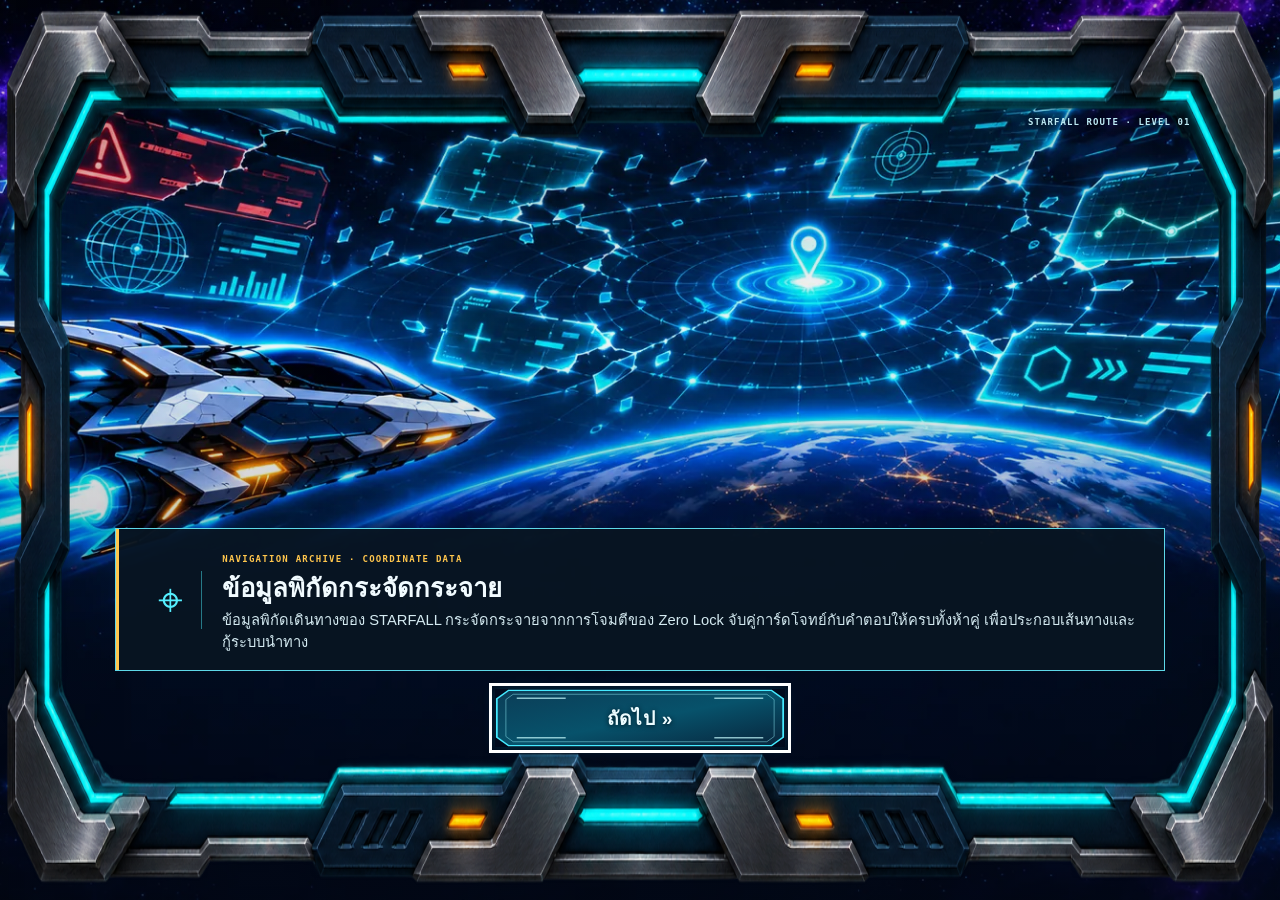
<file: matching.html>
<!doctype html>
<html lang="th">

<head>
  <link rel="icon" type="image/svg+xml" href="assets/favicon.svg">
  <meta charset="utf-8">
  <meta name="viewport" content="width=device-width,initial-scale=1">
  <title>ภารกิจกู้คืนข้อมูลนำทาง · จับคู่คำตอบ</title>
  <style>
    :root {
      color-scheme: dark;
      --cyan: #42eaff;
      --violet: #a78bff;
      --ink: #eef8ff;
      --muted: #a9c1d2;
      --panel: #071426ed
    }

    * {
      box-sizing: border-box
    }

    html,
    body {
      margin: 0;
      min-height: 100%;
      color: var(--ink);
      font: 500 15px/1.5 "Segoe UI", Arial, sans-serif
    }

    body {
      min-height: 100vh;
      background: #020714 url("assets/space-bg.png") center/cover fixed no-repeat;
      overflow-x: hidden
    }

    .shell {
      position: relative;
      z-index: 1;
      max-width: 1540px;
      min-height: 100vh;
      margin: auto;
      padding: 22px clamp(14px, 3vw, 42px);
      display: grid;
      grid-template-rows: auto 1fr auto;
      gap: 18px
    }

    .top {
      display: grid;
      grid-template-columns: 1fr auto 1fr;
      align-items: center;
      gap: 16px;
      padding: 12px 20px;
      border: 1px solid #42eaff9c;
      background: linear-gradient(100deg, #071426ee, #0b1930ee);
      box-shadow: 0 0 22px #12c8ff35;
      clip-path: polygon(0 0, 96% 0, 100% 24%, 100% 100%, 4% 100%, 0 76%)
    }

    .brand {
      font-size: 17px;
      font-weight: 900;
      letter-spacing: .08em;
      color: #fff
    }

    .brand:before {
      content: '◉';
      margin-right: 9px;
      color: var(--cyan)
    }

    .brand small {
      display: block;
      margin-left: 30px;
      color: #f8d252;
      font: 700 9px Consolas, monospace;
      letter-spacing: .18em
    }

    .game-title {
      text-align: center
    }

    .game-title small,
    .board-head {
      color: #8ceeff;
      font: 800 10px Consolas, monospace;
      letter-spacing: .16em
    }

    .game-title h1 {
      margin: 2px 0 0;
      font-size: clamp(18px, 2vw, 27px);
      line-height: 1.2;
      letter-spacing: .08em
    }

    .game-title h1 span {
      color: #c1a5ff
    }

    .level {
      justify-self: end;
      border: 1px solid var(--cyan);
      padding: 7px 14px;
      color: var(--cyan);
      font: 800 12px Consolas, monospace;
      letter-spacing: .12em
    }

    .play-layout {
      min-height: 0;
      display: grid;
      grid-template-columns: minmax(190px, .72fr) minmax(540px, 1.8fr) minmax(190px, .72fr);
      align-items: center;
      gap: 18px
    }

    .mission,
    .guide {
      border: 1px solid #42eaff8c;
      background: linear-gradient(145deg, #09182bee, #081326ed);
      padding: clamp(16px, 2vw, 25px);
      box-shadow: inset 0 0 22px #28d9ff12, 0 0 16px #0bcfff19
    }

    .mission h2,
    .guide h2 {
      margin: 0 0 12px;
      color: #8ceeff;
      font-size: 17px
    }

    .mission p,
    .guide p {
      margin: 0;
      color: #d9e8f2
    }

    .mission .hint {
      margin-top: 20px;
      padding-top: 14px;
      border-top: 1px solid #42eaff55;
      color: var(--muted);
      font-size: 13px
    }

    .guide-block {
      margin-top: 20px;
      padding: 13px;
      border: 1px solid #a78bff66;
      background: #111a31
    }

    .guide-label {
      color: #ffdc6e;
      font-weight: 800
    }

    .guide-block p {
      margin-top: 6px;
      font-size: 13px
    }

    .board {
      min-width: 0;
      padding: clamp(34px, 3vw, 48px);
      border: 0 !important;
      background: #071629f2 url("assets/matching-content-frame.png") center/100% 100% no-repeat !important;
      box-shadow: 0 0 28px #19d9ff33 !important;
      clip-path: none
    }

    .board-head {
      display: flex;
      justify-content: space-between;
      gap: 10px;
      margin-bottom: 9px
    }

    .board-head b {
      color: #d2c1ff
    }

    .board h2 {
      margin: 0 0 16px;
      text-align: center;
      font-size: clamp(20px, 2.2vw, 29px);
      letter-spacing: .06em
    }

    .grid {
      display: grid;
      grid-template-columns: repeat(4, minmax(0, 1fr));
      gap: clamp(8px, 1.2vw, 14px);
      max-width: 680px;
      margin: auto
    }

    .card {
      position: relative;
      display: grid;
      place-items: center;
      min-width: 0;
      aspect-ratio: 1;
      border: 0 !important;
      border-radius: 10px !important;
      background: #060d26 url("assets/matching-card-back.png") center/100% 100% no-repeat !important;
      color: transparent;
      cursor: pointer;
      padding: 8px;
      font-size: clamp(14px, 1.65vw, 22px);
      font-weight: 800;
      filter: drop-shadow(0 0 7px #9c75ff55);
      transition: transform .18s, filter .18s
    }

    .card:before,
    .card:after {
      display: none
    }

    .card:hover:not(:disabled) {
      transform: translateY(-3px);
      filter: drop-shadow(0 0 12px #b896ffcc)
    }

    .card:focus-visible,
    .next:focus-visible {
      outline: 3px solid #fff;
      outline-offset: 3px
    }

    .card.open {
      color: #f5fdff !important;
      border-color: var(--cyan) !important;
      background: linear-gradient(145deg, #07506b, #0b2242) !important;
      box-shadow: 0 0 20px #25e6ffbb
    }

    .card.open:before,
    .card.open:after,
    .card.matched:before,
    .card.matched:after {
      display: none
    }

    .card.open.answer {
      border-color: #bea6ff !important
    }

    .card.matched {
      color: #caffec !important;
      border-color: #6af0c1 !important;
      background: linear-gradient(145deg, #075342, #092e37) !important;
      box-shadow: 0 0 18px #5affa966;
      animation: match .35s ease-out
    }

    .card.wrong {
      animation: shake .28s linear
    }

    .card:nth-last-child(2) {
      grid-column: 2
    }

    .card:last-child {
      grid-column: 3
    }

    .status {
      min-height: 25px;
      margin: 14px 0 0;
      text-align: center;
      color: #9cecff;
      font-weight: 700
    }

    .stats {
      display: flex;
      justify-content: center;
      flex-wrap: wrap;
      gap: 10px 26px;
      padding: 12px 18px;
      border: 1px solid #42eaff99;
      background: #071426ed;
      box-shadow: 0 0 20px #16cfff35;
      color: #c8d9e8;
      font-size: 13px
    }

    .stats span {
      white-space: nowrap
    }

    .stats b {
      margin-left: 5px;
      color: #59eaff
    }

    .next {
      display: block;
      margin: 10px auto 0;
      min-height: 46px;
      padding: 9px 24px;
      border: 1px solid var(--cyan);
      background: #07334a;
      color: white;
      font-weight: 800;
      letter-spacing: .1em;
      cursor: pointer
    }

    .next:hover {
      background: #0a5269;
      box-shadow: 0 0 18px #2ddcff77
    }

    .next[hidden] {
      display: none
    }

    @keyframes match {
      50% {
        transform: scale(1.06)
      }
    }

    @keyframes shake {
      25% {
        transform: translateX(-5px)
      }

      75% {
        transform: translateX(5px)
      }
    }

    @media(max-width:1050px) {
      .shell {
        padding: 16px
      }

      .play-layout {
        grid-template-columns: 1fr 1fr;
        grid-template-rows: auto 1fr
      }

      .board {
        grid-column: 1/-1;
        grid-row: 2
      }

      .mission,
      .guide {
        align-self: stretch
      }

      .stats {
        gap: 8px 15px
      }
    }

    @media(max-width:600px) {
      .shell {
        gap: 12px;
        padding: 12px
      }

      .top {
        grid-template-columns: 1fr auto;
        padding: 10px 13px
      }

      .game-title {
        grid-column: 1/-1;
        grid-row: 2
      }

      .brand {
        font-size: 14px
      }

      .brand small {
        font-size: 8px
      }

      .play-layout {
        display: flex;
        flex-direction: column;
        align-items: stretch;
        gap: 10px
      }

      .mission,
      .guide {
        padding: 13px
      }

      .mission .hint {
        margin-top: 10px;
        padding-top: 8px
      }

      .guide-block {
        margin-top: 10px
      }

      .board {
        order: 3;
        padding: 30px 26px
      }

      .board-head {
        font-size: 8px
      }

      .grid {
        grid-template-columns: repeat(2, minmax(0, 1fr));
        grid-template-rows: repeat(5, minmax(0, 1fr));
        gap: 9px;
        max-width: 380px
      }

      .card:nth-last-child(2),
      .card:last-child {
        grid-column: auto
      }

      .card {
        aspect-ratio: 1.12;
        font-size: 17px
      }

      .stats {
        padding: 10px;
        font-size: 11px;
        gap: 5px 12px
      }

      .stats span {
        white-space: normal
      }
    }

    @media(prefers-reduced-motion:reduce) {

      *,
      *:before,
      *:after {
        animation-duration: .01ms !important;
        animation-iteration-count: 1 !important;
        scroll-behavior: auto !important;
        transition-duration: .01ms !important
      }
    }

    .story-locked .shell>.top,
    .story-locked .play-layout,
    .story-locked .stats {
      visibility: hidden
    }
  </style>
  <link rel="stylesheet" href="assets/orbit-interface.css">
  <style>
    .top {
      border: 1px solid #39eaff8a;
      background: linear-gradient(90deg, #061b2bef, #082940ed 50%, #061827f2);
      box-shadow: 0 5px 24px #00dfff20, inset 0 -1px #27eaff39;
      clip-path: none
    }

    .mission,
    .guide,
    .stats {
      border-color: #36dff17a;
      background: linear-gradient(145deg, #071e30f2, #061523f5);
      box-shadow: inset 0 0 24px #22c8e911, 0 8px 28px #0008, 0 0 16px #29dff20d
    }

    .board {
      border: 0 !important;
      background: #071629f2 url("assets/matching-content-frame.png") center/100% 100% no-repeat !important;
      box-shadow: 0 0 28px #19d9ff33 !important;
      clip-path: none;
      padding: clamp(34px, 3vw, 48px)
    }

    .card {
      background: #060d26 url("assets/matching-card-back.png") center/100% 100% no-repeat !important;
      filter: drop-shadow(0 0 7px #17dfff40)
    }

    .card:hover:not(:disabled) {
      filter: drop-shadow(0 0 12px #24dcff99)
    }

    .next {
      background: url("assets/ui-button-small.png") center/100% 100% no-repeat !important;
      border: 0 !important;
      border-radius: 0 !important;
      box-shadow: 0 0 13px #17dfff29 !important
    }

    .next:hover {
      filter: brightness(1.18);
      box-shadow: inset 0 0 18px #b4fbff55, 0 0 22px #17dfff55 !important
    }

    .card.open {
      background: linear-gradient(145deg, #07506b, #0b2242) !important;
      box-shadow: 0 0 20px #25e6ff99 !important
    }

    .card.open.answer {
      border-color: #a9f8ff !important
    }

    .card.matched {
      background: linear-gradient(145deg, #075342, #092e37) !important
    }

    .board-head,
    .game-title small {
      color: #8ceeff
    }

    .game-title h1 span {
      color: #27eaff
    }

    @media(max-width:600px) {
      .board {
        padding: 30px 26px
      }
    }
  </style>
  <style>
    /* The story has its own frame; show the shared frame during play. */
    body.story-locked::after {
      display: none
    }

    .briefing.story-screen {
      position: fixed;
      inset: 0;
      z-index: 20;
      display: grid;
      grid-template-rows: auto auto 1fr auto;
      align-items: end;
      gap: 12px;
      padding: clamp(18px, 4vw, 54px);
      overflow: auto;
      isolation: isolate;
      background: transparent !important
    }

    .briefing.story-screen[hidden] {
      display: none !important
    }

    .brief-art {
      position: absolute;
      inset: 0;
      z-index: -1;
      background-position: center;
      background-size: cover
    }

    .briefing.story-screen::after {
      content: "";
      position: absolute;
      inset: 0;
      z-index: -1;
      background: linear-gradient(180deg, #02081455, #02081405 38%, #020814aa);
      pointer-events: none
    }

    .brief-brand {
      display: flex;
      align-items: center;
      gap: 10px;
      align-self: start;
      font-size: 14px;
      letter-spacing: .08em
    }

    .brief-brand img {
      width: 34px;
      height: 34px
    }

    .brief-brand b,
    .brief-brand small {
      display: block
    }

    .brief-brand small {
      color: #ffd166;
      font: 700 9px Consolas, monospace;
      letter-spacing: .15em
    }

    .brief-route {
      justify-self: end;
      align-self: start;
      color: #8ceeff;
      font: 800 11px Consolas, monospace;
      letter-spacing: .12em
    }

    .brief-card {
      width: min(100%, 1050px);
      justify-self: center;
      display: flex;
      gap: 16px;
      align-items: flex-start;
      padding: clamp(18px, 3vw, 34px);
      border: 1px solid #36dff1a0 !important;
      border-radius: 0 !important;
      background: linear-gradient(130deg, #061523f2, #071d30ed) !important;
      box-shadow: 0 12px 40px #0009, inset 0 0 24px #22c8e911 !important
    }

    .brief-mark {
      color: #27eaff;
      font-size: 26px
    }

    .brief-copy small {
      color: #8ceeff;
      font: 800 10px Consolas, monospace;
      letter-spacing: .1em
    }

    .brief-copy h2 {
      margin: 8px 0;
      font-size: clamp(20px, 3vw, 34px);
      line-height: 1.35
    }

    .brief-copy p {
      margin: 0;
      color: #d3e7ef;
      line-height: 1.7
    }

    .story-next {
      justify-self: center;
      width: min(230px, 100%)
    }

    @media(max-height:620px) {
      .briefing.story-screen {
        padding: 14px 22px;
        gap: 8px
      }

      .brief-card {
        padding: 14px 18px
      }
    }
  </style>
  <link rel="stylesheet" href="assets/minigame-tutorial.css">
  <style>
    /* Story frame and controls are kept local to this minigame page. */
    :is(.briefing.story-screen, .story-screen) {
      display: flex !important;
      flex-direction: column;
      justify-content: flex-end;
      align-items: center;
      gap: 18px;
      padding: clamp(125px, 14vh, 165px) 24px clamp(92px, 17vh, 155px);
      isolation: isolate;
      overflow-x: hidden;
      overflow-y: auto;
      background: transparent !important;
    }

    :is(.briefing.story-screen, .story-screen)::after {
      content: "";
      position: absolute;
      z-index: 1;
      inset: 0;
      pointer-events: none;
      background: url("assets/ui-console-frame.png") center / 100% 100% no-repeat;
    }

    :is(.briefing.story-screen, .story-screen)> :is(.brief-route, .story-route) {
      position: absolute;
      z-index: 4;
      top: 13%;
      right: 7%;
      max-width: 42vw;
      color: #bdeaf4;
      font: 800 9px Consolas, monospace;
      letter-spacing: .12em;
      text-align: right;
      text-shadow: 0 2px 8px #001;
    }

    :is(.briefing.story-screen, .story-screen)> :is(.brief-card, .story-card, .story-caption) {
      position: relative;
      z-index: 4;
      display: flex;
      width: min(1120px, 82vw);
      justify-self: center;
      align-items: center;
      gap: 20px;
      margin: 0 auto;
      padding: 17px 24px;
      border: 1px solid #5ed8e8 !important;
      border-radius: 0 !important;
      background: #081522ed !important;
      box-shadow: none !important;
    }

    :is(.briefing.story-screen, .story-screen)>.story-caption {
      left: auto;
      bottom: auto;
      transform: none;
    }

    :is(.brief-card, .story-card, .story-caption)::before {
      content: "";
      position: absolute;
      left: 0;
      top: 0;
      bottom: 0;
      width: 3px;
      background: #ffc64d;
    }

    :is(.brief-mark, .story-mark) {
      flex: 0 0 62px;
      display: grid;
      place-items: center;
      height: 58px;
      border-right: 1px solid #49e8f77a;
      color: #55efff;
      font: 44px/1 Consolas, monospace;
    }

    :is(.brief-copy, .story-copy, .story-caption > div) {
      min-width: 0;
      width: 100%;
    }

    :is(.brief-copy, .story-copy, .story-caption > div) small {
      color: #ffc64d;
      font: 800 9px Consolas, monospace;
      letter-spacing: .14em;
    }

    :is(.brief-copy, .story-copy, .story-caption > div) :is(h1, h2) {
      margin: 4px 0;
      color: #f1fbff;
      font-size: clamp(18px, 2vw, 27px);
      line-height: 1.25;
    }

    :is(.brief-copy, .story-copy, .story-caption > div) p {
      margin: 0;
      color: #d4eaf1 !important;
      font-size: clamp(14px, 1.15vw, 18px);
      line-height: 1.5;
    }

    :is(.briefing.story-screen, .story-screen)>.story-next {
      position: relative;
      z-index: 4;
      inset: auto;
      transform: none;
      justify-self: center;
      width: min(290px, 70vw);
      min-height: 58px;
      margin: 0 auto;
      background: url("assets/satellite-button.svg") center / 100% 100% no-repeat !important;
      font-size: clamp(15px, 1.5vw, 20px);
      letter-spacing: .04em;
    }

    @media (max-width: 650px) {
      :is(.briefing.story-screen, .story-screen) {
        gap: 12px;
        padding: 100px 12px clamp(86px, 17vh, 140px);
      }

      :is(.briefing.story-screen, .story-screen)> :is(.brief-route, .story-route) {
        top: 7.5vh;
        right: 7%;
        max-width: 40vw;
        font-size: 7px;
        line-height: 1.5;
      }

      :is(.briefing.story-screen, .story-screen)> :is(.brief-card, .story-card, .story-caption) {
        width: calc(100vw - 34px);
        align-items: flex-start;
        gap: 11px;
        padding: 12px 13px;
      }

      :is(.brief-mark, .story-mark) {
        flex-basis: 38px;
        height: 46px;
        font-size: 30px;
      }

      :is(.brief-copy, .story-copy, .story-caption > div) small {
        font-size: 7px;
      }

      :is(.brief-copy, .story-copy, .story-caption > div) :is(h1, h2) {
        font-size: 16px;
      }

      :is(.briefing.story-screen, .story-screen)>.story-next {
        width: min(250px, 68vw);
        min-height: 48px;
        font-size: 15px;
      }
    }

    @media (max-height: 620px) and (min-width: 651px) {
      :is(.briefing.story-screen, .story-screen) {
        padding-top: 85px;
        padding-bottom: clamp(92px, 17vh, 105px);
      }

      :is(.briefing.story-screen, .story-screen)> :is(.brief-route, .story-route) {
        top: 30px;
      }
    }
  </style>
  <style>
    /* Keep the console and all ten cards within the available playing area. */
    body:not(.story-locked) .shell {
      height: 100dvh;
      min-height: 0;
      padding: clamp(28px, 9vh, 85px) clamp(24px, 8vw, 160px);
      grid-template-rows: auto minmax(0, 1fr) auto;
      gap: clamp(6px, 1.5vh, 14px);
    }
    body:not(.story-locked) .play-layout {
      min-height: 0;
      grid-template-columns: minmax(130px, .72fr) minmax(0, 1.8fr) minmax(130px, .72fr);
      grid-template-rows: minmax(0, 1fr);
      gap: clamp(6px, 1.2vw, 18px);
    }
    body:not(.story-locked) .board {
      grid-column: auto;
      grid-row: auto;
      padding: clamp(65px, 9vh, 100px) clamp(48px, 8%, 90px);
    }
    body:not(.story-locked) .grid {
      grid-template-columns: repeat(4, minmax(0, 1fr));
      grid-template-rows: none;
      width: min(100%, 680px, 52dvh);
      gap: clamp(4px, 1vh, 12px);
    }
    body:not(.story-locked) .card { aspect-ratio: 1; font-size: clamp(10px, 2vh, 22px); }
    body:not(.story-locked) .card:nth-last-child(2) { grid-column: 2; }
    body:not(.story-locked) .card:last-child { grid-column: 3; }
    body:not(.story-locked) .board h2 { margin-bottom: clamp(4px, 1vh, 12px); font-size: clamp(15px, 2.5vh, 29px); }
    body:not(.story-locked) .status { margin-top: clamp(4px, 1vh, 14px); }
    body:not(.story-locked) .mission, body:not(.story-locked) .guide { padding: clamp(8px, 1.5vh, 20px); font-size: clamp(10px, 1.7vh, 15px); }
    body:not(.story-locked) .mission h2, body:not(.story-locked) .guide h2 { font-size: clamp(12px, 2vh, 17px); margin-bottom: 6px; }
    body:not(.story-locked) .mission .hint, body:not(.story-locked) .guide-block { margin-top: 8px; padding: 6px; font-size: inherit; }
    body:not(.story-locked) .guide-block p { font-size: inherit; }
    @media (max-width: 600px) {
      body:not(.story-locked) .play-layout { display: grid; grid-template-columns: 1fr 1fr; grid-template-rows: auto minmax(0, 1fr); }
      body:not(.story-locked) .board { grid-column: 1 / -1; grid-row: 2; order: initial; }
      body:not(.story-locked) .grid { width: min(100%, 680px, 38dvh); }
      body:not(.story-locked) .top { grid-template-columns: 1fr auto 1fr; }
      body:not(.story-locked) .game-title { grid-column: auto; grid-row: auto; }
      body:not(.story-locked) .game-title h1 { font-size: 14px; }
    }
  </style>
  <link rel="stylesheet" href="assets/minigame-button-fit.css">
</head>

<body lang="th" class="matching-game story-locked">
  <main class="shell">
    <header class="top">
      <div class="brand">STARFALL ROUTE<small>NAVIGATION DATA RECOVERY</small></div>
      <div class="game-title"><small>MINIGAME · SIGNAL MATCH</small>
        <h1>จับคู่ข้อมูล <span>MATCHING</span></h1>
      </div>
      <div class="level" id="level">LEVEL 01</div>
    </header>
    <div class="play-layout">
      <aside class="mission">
        <h2>ภารกิจนำทาง</h2>
        <p id="story">ข้อมูลพิกัดสำหรับเดินทางกระจัดกระจาย จับคู่การ์ดโจทย์กับคำตอบเพื่อกู้คืนเส้นทางของ STARFALL</p>
        <p class="hint">ใช้ข้อมูลจากบทเรียนที่ผ่านแล้วเท่านั้น</p>
      </aside>
      <section class="board" aria-labelledby="title">
        <div class="board-head"><span>SIGNAL ROUTING CONSOLE</span><b>5 PAIRS · NAVIGATION DATA</b></div>
        <h2 id="title">จับคู่โจทย์กับคำตอบ</h2>
        <div class="grid" id="grid" aria-label="กระดานการ์ดจับคู่"></div>
        <p class="status" id="status" aria-live="polite">เลือกการ์ดโจทย์ แล้วหาการ์ดคำตอบ</p>
      </section>
      <aside class="guide">
        <h2>แนวทางภารกิจ</h2>
        <p>เปิดการ์ดโจทย์และค้นหาการ์ดคำตอบที่ตรงกัน จับคู่ให้ครบทั้ง 5 คู่เพื่อกู้ระบบนำทาง</p>
        <div class="guide-block"><span class="guide-label">ข้อมูลที่ใช้</span>
          <p>โจทย์มาจากเนื้อหาตรีโกณมิติของด่านที่ปลดล็อกแล้ว</p>
        </div>
      </aside>
    </div>
    <footer class="stats"><span>คู่ที่กู้คืน <b id="pairs">0 / 5</b></span><span>จำนวนครั้ง <b
          id="moves">0</b></span><span>เนื้อหา <b id="content">ควอดแรนต์ I</b></span><span>เวลา <b
          id="timer">02:00</b></span></footer>
    <div class="briefing story-screen" id="briefing" role="dialog" aria-modal="true" aria-labelledby="brief-title">
      <div class="brief-art" id="briefArt" aria-hidden="true"></div><small class="brief-route" id="briefRoute"></small>
      <section class="brief-card"><span class="brief-mark" aria-hidden="true">⌖</span>
        <div class="brief-copy"><small id="briefLevel">NAVIGATION ARCHIVE · COORDINATE DATA</small>
          <h2 id="brief-title">ระบบนำทางขัดข้อง</h2>
          <p id="briefText"></p>
        </div>
      </section><button class="next story-next" id="begin">ถัดไป »</button><button class="next story-next"
        id="storyContinue" hidden>ไปยังด่านถัดไป »</button>
    </div>
  </main>
  <script>
    (() => {
      'use strict'; const qs = new URLSearchParams(location.search), level = Math.max(1, Math.min(5, Number(qs.get('level')) || 1)), unit = qs.get('unit') === 'radian' ? 'radian' : 'degree', degrees = [[0, 30, 45, 60, 90], [120, 135, 150, 180], [210, 225, 240, 270, 300, 315, 330]].slice(0, level).flat(); const radian = { 0: '0', 30: 'π/6', 45: 'π/4', 60: 'π/3', 90: 'π/2', 120: '2π/3', 135: '3π/4', 150: '5π/6', 180: 'π', 210: '7π/6', 225: '5π/4', 240: '4π/3', 270: '3π/2', 300: '5π/3', 315: '7π/4', 330: '11π/6' }, tangent = { 0: '0', 30: '√3/3', 45: '1', 60: '√3', 120: '−√3', 135: '−1', 150: '−√3/3', 180: '0', 210: '√3/3', 225: '1', 240: '√3', 300: '−√3', 315: '−1', 330: '−√3/3' }; const fmt = n => { if (Math.abs(n) < 1e-8) return '0'; if (Math.abs(n - 1) < 1e-8) return '1'; if (Math.abs(n + 1) < 1e-8) return '−1'; for (const [v, s] of [[.5, '1/2'], [Math.SQRT1_2, '√2/2'], [Math.sqrt(3) / 2, '√3/2']]) if (Math.abs(Math.abs(n) - v) < 1e-8) return (n < 0 ? '−' : '') + s; return n.toFixed(2) }; const angle = d => unit === 'degree' ? `${d}°` : radian[d] || `${d}°`; let pool = degrees.flatMap(d => ['sin', 'cos', 'tan'].flatMap(fn => { if (fn === 'tan' && d % 180 === 90) return []; const rad = d * Math.PI / 180, value = fn === 'sin' ? Math.sin(rad) : fn === 'cos' ? Math.cos(rad) : Math.tan(rad); return [{ q: `${fn} ${angle(d)}`, a: fn === 'tan' ? tangent[d] : fmt(value) }] })); const shuffle = a => { const out = [...a]; for (let i = out.length - 1; i > 0; i--) { const j = Math.floor(Math.random() * (i + 1));[out[i], out[j]] = [out[j], out[i]] } return out }, sample = shuffle(pool).slice(0, 5), cards = shuffle(sample.flatMap((p, i) => [{ id: i, text: p.q, type: 'question', pair: p.a }, { id: i + 5, text: p.a, type: 'answer', pair: p.a }])); const grid = document.querySelector('#grid'), status = document.querySelector('#status'), opened = []; let matched = 0, moves = 0, locked = false, seconds = 120, timer = null, started = false, ended = false, finalResult = null; document.querySelector('#level').textContent = `ด่าน ${String(level).padStart(2, '0')}`; document.querySelector('#content').textContent = level === 1 ? 'ควอดแรนต์ I' : level === 2 ? 'ควอดแรนต์ I–II' : level === 3 ? 'ครบทุกควอดแรนต์' : level === 4 ? 'มุมพิเศษ' : 'เนื้อหาทั้งหมด'; document.querySelector('#pairs').textContent = `0 / ${sample.length}`; function showStory(success = null) { const intro = success === null; document.body.classList.add('story-locked'); document.querySelector('#briefArt').style.backgroundImage = `linear-gradient(180deg,#02081438 0%,#02081408 38%,#02081438 60%,#020814a8 100%),url("assets/matching-navigation-${intro ? 'intro' : 'outro'}.webp")`; document.querySelector('#briefRoute').textContent = `STARFALL ROUTE · LEVEL ${String(level).padStart(2, '0')}`; document.querySelector('#briefLevel').textContent = intro ? 'NAVIGATION ARCHIVE · COORDINATE DATA' : success ? 'ROUTE RESTORED · DATA COMPLETE' : 'ROUTE PARTIAL · BACKUP ACTIVE'; document.querySelector('#brief-title').textContent = intro ? 'ข้อมูลพิกัดกระจัดกระจาย' : success ? 'กู้คืนข้อมูลนำทางสำเร็จ' : 'กู้คืนข้อมูลนำทางไม่ครบ'; document.querySelector('#briefText').textContent = intro ? 'ข้อมูลพิกัดเดินทางของ STARFALL กระจัดกระจายจากการโจมตีของ Zero Lock จับคู่การ์ดโจทย์กับคำตอบให้ครบทั้งห้าคู่ เพื่อประกอบเส้นทางและกู้ระบบนำทาง' : success ? 'ข้อมูลพิกัดที่กระจัดกระจายถูกจับคู่และจัดเรียงครบถ้วน ระบบคอมพิวเตอร์นำทางของ STARFALL กลับมาคำนวณเส้นทางได้ตามปกติ' : 'ข้อมูลพิกัดบางส่วนยังจับคู่ไม่สำเร็จ STARFALL จะเดินทางต่อโดยใช้ข้อมูลที่กู้คืนได้ และเปิดระบบนำทางสำรองไว้'; document.querySelector('#begin').hidden = !intro; document.querySelector('#storyContinue').hidden = intro; document.querySelector('#storyContinue').textContent = window.parent === window ? 'ดูผลภารกิจ ↗' : 'ไปยังด่านถัดไป ↗'; document.querySelector('#briefing').hidden = false; document.querySelector(intro ? '#begin' : '#storyContinue').focus() }
      function report(success) { if (ended) return; ended = true; clearInterval(timer); finalResult = { type: 'orbit-minigame-result', success, score: success ? Math.max(0, 100 - moves * 2) : 0, level, quizAccuracy: success ? 100 : 0 }; if (window.parent !== window) parent.postMessage({ type: 'orbit-minigame-story-wait' }, '*'); showStory(success) } function finish() { status.textContent = 'จับคู่ครบแล้ว กู้คืนข้อมูลนำทางสำเร็จ!'; report(true) } function choose(button, card) { if (!started || ended || locked || button.disabled || button.classList.contains('open')) return; button.classList.add('open', card.type); button.textContent = card.text; button.setAttribute('aria-label', `${card.type === 'question' ? 'โจทย์' : 'คำตอบ'}: ${card.text}`); opened.push({ button, card }); if (opened.length < 2) return; moves++; document.querySelector('#moves').textContent = moves; if (opened[0].card.pair === opened[1].card.pair && opened[0].card.type !== opened[1].card.type) { opened.forEach(x => { x.button.classList.add('matched'); x.button.disabled = true }); opened.length = 0; matched++; document.querySelector('#pairs').textContent = `${matched} / ${sample.length}`; status.textContent = 'จับคู่ถูกต้อง! ไปต่อได้เลย'; if (matched === sample.length) finish(); return } locked = true; status.textContent = 'ยังไม่ตรงคู่ ลองอีกครั้ง'; opened.forEach(x => x.button.classList.add('wrong')); setTimeout(() => { opened.forEach(x => { x.button.classList.remove('open', 'question', 'answer', 'wrong'); x.button.textContent = ''; x.button.setAttribute('aria-label', 'การ์ดที่ยังไม่เปิด') }); opened.length = 0; locked = false; status.textContent = 'เลือกการ์ดโจทย์ แล้วหาการ์ดคำตอบ' }, 700) } cards.forEach(card => { const b = document.createElement('button'); b.type = 'button'; b.className = 'card'; b.setAttribute('aria-label', 'การ์ดที่ยังไม่เปิด'); b.addEventListener('click', () => choose(b, card)); grid.append(b) }); function begin() { if (started) return; started = true; document.body.classList.remove('story-locked'); document.querySelector('#briefing').hidden = true; status.textContent = 'เลือกการ์ดโจทย์ แล้วหาการ์ดคำตอบ'; if (window.parent !== window) parent.postMessage({ type: 'orbit-minigame-start' }, '*'); timer = setInterval(() => { seconds--; document.querySelector('#timer').textContent = `${String(Math.floor(seconds / 60)).padStart(2, '0')}:${String(seconds % 60).padStart(2, '0')}`; if (seconds <= 0) { status.textContent = 'หมดเวลา ระบบนำทางยังไม่สมบูรณ์'; report(false) } }, 1000) } document.querySelector('#begin').addEventListener('click', begin); document.querySelector('#storyContinue').addEventListener('click', () => { if (!finalResult) return; const result = finalResult; finalResult = null; if (window.parent !== window) parent.postMessage(result, '*'); else { document.querySelector('#briefing').hidden = true; document.body.classList.remove('story-locked') } }); showStory()
    })();
  </script>
  <script src="assets/minigame-tutorial.js" defer></script>
</body>

</html>
</file>
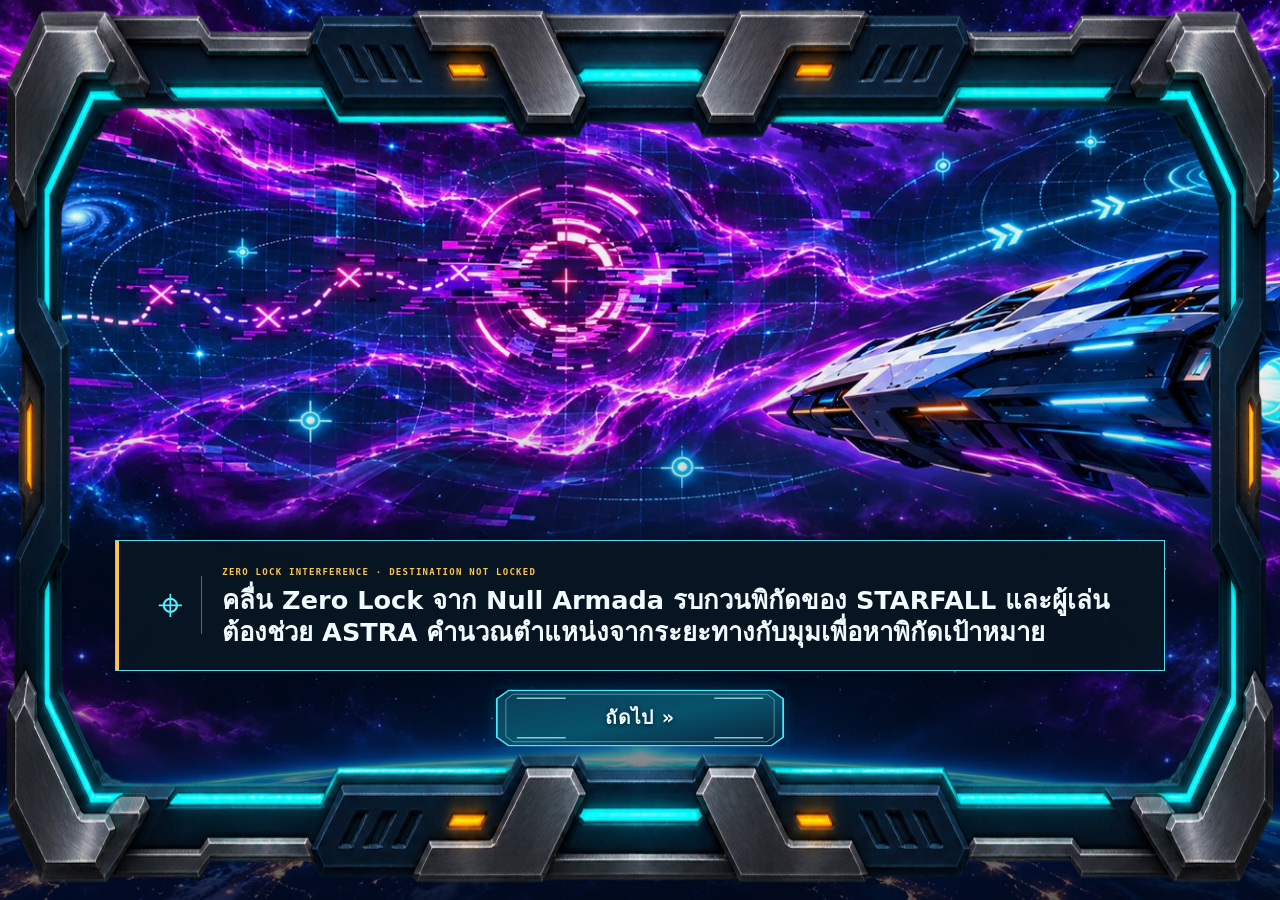
<file: radar.html>
<!doctype html>
<html lang="th">

<head>
  <link rel="icon" type="image/svg+xml" href="assets/favicon.svg">
  <meta charset="utf-8">
  <meta name="viewport" content="width=device-width,initial-scale=1">
  <meta name="theme-color" content="#061327">
  <title>Radar Trigonometry · Starfall Route</title>
  <style>
    :root {
      color-scheme: dark;
      --cyan: #20eaff;
      --blue: #087db8;
      --ink: #061327;
      --panel: #071b31;
      --white: #eff9ff;
      --muted: #9ebbd0;
      --red: #ff344a
    }

    * {
      box-sizing: border-box
    }

    html, body {
      width: 100%;
      height: 100%;
      overflow: hidden
    }

    body {
      margin: 0;
      min-height: 0;
      color: var(--white);
      font: 16px/1.45 system-ui, "Segoe UI", sans-serif;
      background: radial-gradient(ellipse at 65% 40%, #16436a 0, #091a31 42%, #030b18 84%)
    }

    body:before {
      content: "";
      position: fixed;
      inset: 0;
      pointer-events: none;
      background: radial-gradient(ellipse at 20% 110%, #0877a355, transparent 42%), repeating-linear-gradient(130deg, transparent 0 48px, #40dfff08 49px 50px)
    }

    button {
      font: inherit;
      color: inherit;
      cursor: pointer
    }

    .top {
      height: 74px;
      display: flex;
      align-items: center;
      justify-content: space-between;
      padding: 10px clamp(14px, 4vw, 58px);
      border-bottom: 1px solid #20eaff55;
      background: #041225dd
    }

    .brand {
      font-weight: 950;
      letter-spacing: .12em;
      color: var(--cyan)
    }

    .brand small {
      display: block;
      color: #d9f4ff;
      font-size: 10px;
      letter-spacing: .24em
    }

    .route {
      font-size: 13px;
      letter-spacing: .14em;
      color: #d5f6ff
    }

    .timer {
      font-size: 30px;
      font-weight: 950;
      letter-spacing: .04em;
      color: var(--cyan);
      border: 1px solid #20eaff99;
      border-radius: 12px;
      padding: 4px 18px;
      min-width: 142px;
      text-align: center;
      box-shadow: 0 0 20px #20eaff30
    }

    .wrap {
      width: min(1580px, 100%);
      margin: auto;
      padding: clamp(12px, 2vw, 26px);
      display: grid;
      grid-template-columns: minmax(230px, 310px) minmax(340px, 1fr) minmax(240px, 320px);
      gap: clamp(12px, 2vw, 28px);
      align-items: center;
      height: calc(100dvh - 74px);
      min-height: 0
    }

    .panel {
      background: linear-gradient(145deg, #071b31ed, #061428f2);
      border: 1px solid #20eaff88;
      border-radius: 18px;
      box-shadow: 0 0 24px #008ec044, inset 0 0 24px #0788b514;
      position: relative
    }

    .tasks {
      padding: 22px;
      scrollbar-width: none;
      overflow-y: auto
    }

    .tasks::-webkit-scrollbar { display: none }

    .task-scrollbar {
      position: absolute;
      z-index: 4;
      top: 12px;
      right: 7px;
      bottom: 12px;
      width: 8px;
      border: 1px solid #20eaff55;
      border-radius: 8px;
      background: #061428;
      cursor: pointer;
      touch-action: none
    }

    .task-scrollbar[hidden] { display: none }

    .task-scroll-thumb {
      position: absolute;
      top: 0;
      left: 0;
      width: 100%;
      min-height: 30px;
      border: 1px solid #86f5ff;
      border-radius: 8px;
      background: linear-gradient(180deg, #73f4ff, #159dc9);
      box-shadow: 0 0 8px #20eaff88;
      cursor: grab
    }

    .task-scroll-thumb:active { cursor: grabbing }

    .title {
      font-size: 17px;
      font-weight: 950;
      letter-spacing: .1em;
      color: var(--cyan);
      border-bottom: 1px solid #20eaff55;
      padding-bottom: 14px
    }

    .prompt {
      padding: 22px 0;
      color: #f2faff;
      font-size: 20px;
      font-weight: 750
    }

    .value {
      font-size: clamp(26px, 3vw, 40px);
      font-weight: 950;
      text-align: center;
      padding: 16px 8px;
      border: 1px solid var(--cyan);
      border-radius: 12px;
      background: #041326;
      color: var(--cyan);
      box-shadow: inset 0 0 20px #00dfff18
    }

    .root-reference {
      margin-top: 12px;
      padding: 10px 11px;
      border: 1px solid #ffd166aa;
      border-radius: 9px;
      background: #2a2515;
      color: #fff3c9;
      box-shadow: 0 0 14px #ffd16622
    }

    .root-reference b {
      display: block;
      margin-bottom: 5px;
      color: #ffd166;
      font-size: 11px;
      letter-spacing: .08em
    }

    .root-values {
      display: flex;
      justify-content: space-between;
      gap: 8px;
      font-size: 15px;
      font-weight: 900
    }

    .root-reference small {
      display: block;
      margin-top: 5px;
      color: #e8d9ad;
      font-size: 11px;
      line-height: 1.4
    }

    .calc-widget {
      margin-top: 10px;
      padding: 10px;
      border: 1px solid #20eaff66;
      border-radius: 10px;
      background: #071b31
    }

    .calc-title {
      display: flex;
      justify-content: space-between;
      align-items: center;
      color: var(--cyan);
      font-size: 11px;
      font-weight: 900;
      letter-spacing: .06em;
      margin-bottom: 7px
    }

    .calc-title span {
      color: var(--muted);
      font-size: 10px
    }

    .calc-display {
      width: 100%;
      height: 38px;
      padding: 7px 9px;
      border: 1px solid #20eaff88;
      border-radius: 7px;
      background: #031426;
      color: #eafcff;
      text-align: right;
      font: 750 16px ui-monospace, monospace
    }

    .calc-grid {
      display: grid;
      grid-template-columns: repeat(4, minmax(0, 1fr));
      gap: 5px;
      margin-top: 7px
    }

    .calc-key {
      min-height: 34px;
      border: 1px solid #20eaff44;
      border-radius: 6px;
      background: #0b2941;
      color: #effaff;
      font-size: 13px;
      font-weight: 800;
      padding: 4px;
      cursor: pointer
    }

    .calc-key:hover {
      border-color: var(--cyan);
      background: #104365
    }

    .calc-key.fn {
      color: #70efff
    }

    .calc-key.formula {
      color: #ffd166;
      font-size: 10px
    }

    .calc-key.equals {
      background: #0ba5bd;
      color: #041426
    }

    .calc-key.zero { grid-column: span 2 }

    .calc-note {
      display: block;
      margin-top: 6px;
      color: var(--muted);
      font-size: 10px;
      line-height: 1.4
    }

    .scratch-pad {
      margin-top: 8px;
      padding: 9px;
      border: 1px solid #a37bff66;
      border-radius: 9px;
      background: #17152d
    }

    .scratch-pad>b {
      display: block;
      margin-bottom: 6px;
      color: #c9b4ff;
      font-size: 11px
    }

    .scratch-grid {
      display: grid;
      grid-template-columns: 1fr 1fr;
      gap: 8px
    }

    .scratch-grid label {
      font-size: 11px;
      color: var(--muted)
    }

    .scratch-grid label>div {
      display: flex;
      gap: 4px;
      margin-top: 3px
    }

    .scratch-actions {
      display: grid;
      grid-template-columns: 1fr 1fr;
      gap: 8px;
      margin-top: 8px
    }

    .scratch-actions .save-value {
      min-height: 38px;
      padding: 5px 7px;
      color: #eafcff;
      font-size: 11px;
      font-weight: 800
    }

    .scratch-grid input {
      min-width: 0;
      width: 100%;
      padding: 7px 5px;
      border: 1px solid #a37bff77;
      border-radius: 6px;
      background: #080f21;
      color: var(--white);
      font-size: 12px
    }

    .save-value {
      border: 1px solid #a37bff88;
      border-radius: 6px;
      background: #312456;
      color: #efe8ff;
      font-size: 10px;
      padding: 0 6px;
      cursor: pointer
    }

    .instruction {
      text-align: center;
      color: #cfdfed;
      margin: 12px 4px 8px
    }

    .coord-choices {
      display: grid;
      grid-template-columns: 1fr 1fr;
      gap: 7px
    }

    .coord-option {
      min-height: 52px;
      padding: 7px;
      border: 1px solid #20eaff66;
      border-radius: 8px;
      background: #031426;
      color: #eafaff;
      font-size: 15px;
      font-weight: 850;
      cursor: pointer
    }

    .coord-option:hover,
    .coord-option.selected {
      border-color: var(--cyan);
      background: #0b3754;
      box-shadow: 0 0 12px #20eaff33
    }

    .coord-option:disabled {
      cursor: default;
      opacity: .75
    }

    .radar-shell {
      position: relative;
      width: min(100%, min(72vh, 710px));
      aspect-ratio: 1;
      margin: auto;
      padding: 8px;
      border-radius: 50%;
      border: 2px solid #23eaff;
      box-shadow: 0 0 15px #20eaff, 0 0 48px #008cf066, inset 0 0 34px #008cd433;
      background: radial-gradient(circle, #092743dd, #04172bdc 72%, #07182b)
    }

    .radar-sweep {
      position: absolute;
      inset: 10px;
      z-index: 2;
      overflow: hidden;
      border-radius: 50%;
      pointer-events: none;
      animation: radar-sweep-rotate 3.2s linear infinite;
    }

    .radar-sweep::before {
      content: "";
      position: absolute;
      inset: 0;
      border-radius: 50%;
      background: conic-gradient(from 90deg, transparent 0deg 300deg, #20eaff12 322deg, #20eaff55 359deg, transparent 360deg);
    }

    .radar-sweep::after {
      content: "";
      position: absolute;
      top: 50%;
      left: 50%;
      width: 50%;
      height: 4px;
      transform: translateY(-50%);
      transform-origin: left center;
      background: linear-gradient(90deg, #eaffff, #75f7ff 65%, #20eaff22);
      box-shadow: 0 0 12px 3px #20eaffaa;
    }

    .radar-sweep i {
      position: absolute;
      z-index: 1;
      top: 50%;
      right: -4px;
      width: 9px;
      height: 9px;
      transform: translateY(-50%);
      border-radius: 50%;
      background: #efffff;
      box-shadow: 0 0 13px 5px #20eaff;
    }

    @keyframes radar-sweep-rotate {
      to { transform: rotate(360deg) }
    }

    canvas {
      width: 100%;
      height: 100%;
      display: block;
      touch-action: none;
      cursor: crosshair
    }

    .side {
      padding: 20px
    }

    .sidehead {
      font-size: 16px;
      font-weight: 950;
      color: var(--cyan);
      letter-spacing: .1em;
      margin-bottom: 15px
    }

    .mini-map {
      height: 260px;
      border: 1px solid #20eaff88;
      border-radius: 14px;
      background: radial-gradient(circle, #0d3556, #06192e);
      display: grid;
      place-items: center;
      position: relative;
      overflow: hidden
    }

    .mini-map:before,
    .mini-map:after {
      content: "";
      position: absolute;
      border: 1px solid #20eaff55;
      border-radius: 50%;
      width: 66%;
      aspect-ratio: 1
    }

    .mini-map:after {
      width: 36%
    }

    .mini-dot {
      width: 26px;
      height: 26px;
      position: relative;
      z-index: 1;
      background: var(--red);
      border-radius: 50%;
      box-shadow: 0 0 18px var(--red)
    }

    .help {
      margin: 14px 0;
      color: var(--muted);
      font-size: 14px
    }

    .play-steps {
      margin: 12px 0 0;
      padding-left: 22px;
      color: #e4f7ff;
      font-size: 14px;
      line-height: 1.55
    }

    .play-steps li + li { margin-top: 7px }
    .play-steps strong { color: var(--cyan) }

    .formula-guide {
      display: grid;
      grid-template-columns: 1fr 1fr;
      gap: 5px 10px;
      margin-top: 12px;
      padding: 11px 13px;
      border: 1px solid #20eaff88;
      border-radius: 10px;
      background: #04172be8;
      box-shadow: inset 0 0 16px #20eaff12
    }

    .formula-guide strong,
    .formula-guide small { grid-column: 1/-1 }
    .formula-guide strong { color: var(--cyan); font-size: 13px }
    .formula-guide span { color: #fff1a8; font: 800 17px/1.3 ui-monospace, Consolas, monospace }
    .formula-guide small { color: var(--muted); font-size: 11px }

    .actions {
      display: flex;
      gap: 10px;
      margin-top: 20px
    }

    .btn {
      flex: 1;
      min-height: 50px;
      border: 1px solid #20eaff99;
      border-radius: 10px;
      background: #0b3754;
      font-weight: 900
    }

    .btn.primary {
      background: linear-gradient(100deg, #078dbb, #13d9e7);
      color: #031426;
      border-color: #6cf4ff;
      box-shadow: 0 0 18px #0ed9e866
    }

    .btn:hover {
      filter: brightness(1.15)
    }

    .btn:disabled {
      opacity: .45;
      cursor: not-allowed
    }

    .status {
      text-align: center;
      color: var(--muted);
      font-size: 13px;
      margin-top: 12px;
      min-height: 20px
    }

    .modal {
      position: fixed;
      inset: 0;
      z-index: 5;
      display: grid;
      place-items: center;
      padding: 18px;
      background: #020917db
    }

    .dialog {
      width: min(620px, 100%);
      padding: 28px;
      border: 1px solid #20eaffaa;
      border-radius: 18px;
      background: linear-gradient(145deg, #0d2943, #061327);
      box-shadow: 0 0 55px #00b9ec44
    }

    .dialog h1 {
      color: var(--cyan);
      font-size: clamp(26px, 5vw, 38px);
      margin: 5px 0 14px
    }

    .dialog p {
      color: #c6dceb;
      line-height: 1.75
    }

    .dialog .eyebrow {
      color: #83c9dc;
      font-size: 12px;
      letter-spacing: .16em;
      font-weight: 900
    }

    .dialog .btn {
      width: 100%;
      margin-top: 14px
    }

    .hidden {
      display: none !important
    }

    .feedback {
      font-weight: 850;
      margin-top: 12px;
      text-align: center
    }

    .good {
      color: #72f1b8
    }

    .bad {
      color: #ff7d95
    }

    .progress {
      color: #83c9dc;
      font-size: 12px;
      letter-spacing: .12em;
      margin-top: 8px;
      text-align: center
    }

    @media(max-width:1050px) {
      .wrap {
        grid-template-columns: minmax(210px, 280px) minmax(320px, 1fr);
        min-height: 0;
        overflow-y: auto
      }

      .side {
        grid-column: 1/-1;
        display: grid;
        grid-template-columns: 1fr 1.3fr;
        align-items: center
      }

      .mini-map {
        height: 150px
      }

      .radar-shell {
        width: min(100%, min(66vh, 600px))
      }
    }

    @media(max-width:650px) {
      .top {
        height: 62px;
        padding: 8px 12px
      }

      .brand {
        font-size: 13px
      }

      .route {
        display: none
      }

      .timer {
        font-size: 22px;
        min-width: 110px
      }

      .wrap {
        padding: 12px;
        display: flex;
        flex-direction: column;
        min-height: 0
      }

      .tasks {
        order: 1;
        width: 100%;
        padding: 13px 16px
      }

      .title {
        font-size: 14px;
        padding-bottom: 8px
      }

      .prompt {
        display: inline-block;
        font-size: 15px;
        padding: 9px 4px
      }

      .value {
        display: inline-block;
        font-size: 20px;
        padding: 7px 10px;
        margin-left: 6px
      }

      .instruction {
        display: inline-block;
        font-size: 13px;
        margin: 0 0 0 8px
      }

      .radar-shell {
        order: 2;
        width: min(94vw, 55vh)
      }

      .side {
        order: 3;
        width: 100%;
        display: flex;
        padding: 14px
      }

      .mini-map {
        width: 100%;
        height: 115px
      }

      .actions {
        margin-top: 10px
      }

      .help {
        margin: 8px 0
      }
    }

    @media(min-width:901px) {
      .wrap {
        height: calc(100dvh - 74px);
        min-height: 0
      }

      .tasks {
        max-height: calc(100dvh - 132px);
        overflow-y: auto;
        padding-right: 34px;
        align-self: start
      }
    }

    #introArt {
      background-image: linear-gradient(180deg, #02081418 0%, #02081408 38%, #02081438 62%, #020814a8 100%), url("assets/radar-zerolock-intro.webp")
    }

    #resultArt {
      background-image: linear-gradient(180deg, #02081418 0%, #02081408 38%, #02081438 62%, #020814a8 100%), url("assets/radar-zerolock-outro.webp")
    }

    .actions {
      display: grid;
      grid-template-columns: repeat(2, minmax(0, 1fr));
      gap: 8px;
      margin-top: 14px
    }

    .actions .btn {
      display: grid;
      place-items: center;
      min-width: 0;
      min-height: 58px !important;
      padding: 5px 4px !important;
      line-height: 1.2;
      text-align: center;
      white-space: normal;
      overflow-wrap: anywhere;
      font-size: clamp(12px, 1vw, 15px)
    }

    @media(max-width:650px) {
      .side {
        display: grid;
        grid-template-columns: minmax(0, 1fr);
        gap: 10px
      }

      .actions {
        margin-top: 10px
      }

      .actions .btn {
        min-height: 54px !important;
        font-size: 12px
      }
    }

    .story-locked>header,
    .story-locked>main.wrap {
      visibility: hidden
    }
  </style>
  <link rel="stylesheet" href="assets/orbit-interface.css">
  <style>
    /* The host flight screen already supplies the console frame. */
    body::after {
      display: none !important;
    }

    .story-screen {
      position: fixed;
      inset: 0;
      z-index: 20;
      display: grid;
      grid-template-rows: auto auto 1fr auto;
      align-items: end;
      gap: 12px;
      padding: clamp(18px, 4vw, 54px);
      overflow: auto;
      isolation: isolate;
      background: #020916;
    }

    .story-screen.hidden {
      display: none !important;
    }

    .story-art {
      position: absolute;
      inset: 0;
      z-index: -1;
      background-position: center;
      background-size: cover;
    }

    .story-screen::after {
      content: "";
      position: absolute;
      inset: 0;
      z-index: -1;
      background: linear-gradient(180deg, #02081455, #02081405 38%, #020814aa);
      pointer-events: none;
    }

    .story-brand {
      display: flex;
      align-items: center;
      gap: 10px;
      align-self: start;
      font-size: 14px;
      letter-spacing: .08em;
    }

    .story-brand img {
      width: 34px;
      height: 34px;
    }

    .story-brand b,
    .story-brand small {
      display: block;
    }

    .story-brand small {
      color: #ffd166;
      font: 700 9px Consolas, monospace;
      letter-spacing: .15em;
    }

    .story-route {
      justify-self: end;
      align-self: start;
      color: #8ceeff;
      font: 800 11px Consolas, monospace;
      letter-spacing: .12em;
    }

    .story-card {
      width: min(100%, 1050px);
      justify-self: center;
      display: flex;
      gap: 16px;
      align-items: flex-start;
      padding: clamp(18px, 3vw, 34px);
      border: 1px solid #36dff1a0;
      background: linear-gradient(130deg, #061523f2, #071d30ed);
      box-shadow: 0 12px 40px #0009, inset 0 0 24px #22c8e911;
    }

    .story-mark {
      color: #27eaff;
      font-size: 26px;
    }

    .story-copy small {
      color: #8ceeff;
      font: 800 10px Consolas, monospace;
      letter-spacing: .1em;
    }

    .story-copy h1 {
      margin: 8px 0;
      font-size: clamp(20px, 3vw, 34px);
      line-height: 1.35;
    }

    .story-body {
      margin: 0;
      color: #d3e7ef;
      line-height: 1.7;
    }

    .story-next {
      justify-self: center;
      width: min(230px, 100%);
    }

    @media(max-height:620px) {
      .story-screen {
        padding: 14px 22px;
        gap: 8px;
      }

      .story-card {
        padding: 14px 18px;
      }
    }
  </style>
  <link rel="stylesheet" href="assets/minigame-tutorial.css">
  <style>
    /* Story frame and controls are kept local to this minigame page. */
    :is(.briefing.story-screen, .story-screen) {
      display: flex !important;
      flex-direction: column;
      justify-content: flex-end;
      align-items: center;
      gap: 18px;
      padding: clamp(125px, 14vh, 165px) 24px clamp(92px, 17vh, 155px);
      isolation: isolate;
      overflow-x: hidden;
      overflow-y: auto;
      background: transparent !important;
    }

    #intro.hidden,
    #result.hidden {
      display: none !important;
    }

    :is(.briefing.story-screen, .story-screen)::after {
      content: "";
      position: absolute;
      z-index: 1;
      inset: 0;
      pointer-events: none;
      background: url("assets/ui-console-frame.png") center / 100% 100% no-repeat;
    }

    :is(.briefing.story-screen, .story-screen)> :is(.brief-route, .story-route) {
      position: absolute;
      z-index: 4;
      top: 13%;
      right: 7%;
      max-width: 42vw;
      color: #bdeaf4;
      font: 800 9px Consolas, monospace;
      letter-spacing: .12em;
      text-align: right;
      text-shadow: 0 2px 8px #001;
    }

    :is(.briefing.story-screen, .story-screen)> :is(.brief-card, .story-card, .story-caption) {
      position: relative;
      z-index: 4;
      display: flex;
      width: min(1120px, 82vw);
      justify-self: center;
      align-items: center;
      gap: 20px;
      margin: 0 auto;
      padding: 17px 24px;
      border: 1px solid #5ed8e8 !important;
      border-radius: 0 !important;
      background: #081522ed !important;
      box-shadow: none !important;
    }

    :is(.briefing.story-screen, .story-screen)>.story-caption {
      left: auto;
      bottom: auto;
      transform: none;
    }

    :is(.brief-card, .story-card, .story-caption)::before {
      content: "";
      position: absolute;
      left: 0;
      top: 0;
      bottom: 0;
      width: 3px;
      background: #ffc64d;
    }

    :is(.brief-mark, .story-mark) {
      flex: 0 0 62px;
      display: grid;
      place-items: center;
      height: 58px;
      border-right: 1px solid #49e8f77a;
      color: #55efff;
      font: 44px/1 Consolas, monospace;
    }

    :is(.brief-copy, .story-copy, .story-caption > div) {
      min-width: 0;
      width: 100%;
    }

    :is(.brief-copy, .story-copy, .story-caption > div) small {
      color: #ffc64d;
      font: 800 9px Consolas, monospace;
      letter-spacing: .14em;
    }

    :is(.brief-copy, .story-copy, .story-caption > div) :is(h1, h2) {
      margin: 4px 0;
      color: #f1fbff;
      font-size: clamp(18px, 2vw, 27px);
      line-height: 1.25;
    }

    :is(.brief-copy, .story-copy, .story-caption > div) p {
      margin: 0;
      color: #d4eaf1 !important;
      font-size: clamp(14px, 1.15vw, 18px);
      line-height: 1.5;
    }

    :is(.briefing.story-screen, .story-screen)>.story-next {
      position: relative;
      flex: 0 0 auto;
      z-index: 4;
      inset: auto;
      transform: none;
      justify-self: center;
      align-self: center;
      width: min(290px, 70vw);
      max-width: 290px;
      min-height: 58px;
      height: auto;
      margin: 0 auto;
      background: url("assets/satellite-button.svg") center / 100% 100% no-repeat !important;
      font-size: clamp(15px, 1.5vw, 20px);
      letter-spacing: .04em;
    }

    @media (max-width: 650px) {
      :is(.briefing.story-screen, .story-screen) {
        gap: 12px;
        padding: 100px 12px clamp(86px, 17vh, 140px);
      }

      :is(.briefing.story-screen, .story-screen)> :is(.brief-route, .story-route) {
        top: 7.5vh;
        right: 7%;
        max-width: 40vw;
        font-size: 7px;
        line-height: 1.5;
      }

      :is(.briefing.story-screen, .story-screen)> :is(.brief-card, .story-card, .story-caption) {
        width: calc(100vw - 34px);
        align-items: flex-start;
        gap: 11px;
        padding: 12px 13px;
      }

      :is(.brief-mark, .story-mark) {
        flex-basis: 38px;
        height: 46px;
        font-size: 30px;
      }

      :is(.brief-copy, .story-copy, .story-caption > div) small {
        font-size: 7px;
      }

      :is(.brief-copy, .story-copy, .story-caption > div) :is(h1, h2) {
        font-size: 16px;
      }

      :is(.briefing.story-screen, .story-screen)>.story-next {
        flex: 0 0 auto;
        width: min(250px, 68vw);
        max-width: 250px;
        min-height: 48px;
        height: auto;
        font-size: 15px;
      }
    }

    @media (max-height: 620px) and (min-width: 651px) {
      :is(.briefing.story-screen, .story-screen) {
        padding-top: 85px;
        padding-bottom: clamp(92px, 17vh, 105px);
      }

      :is(.briefing.story-screen, .story-screen)> :is(.brief-route, .story-route) {
        top: 30px;
      }
    }

    .calc-key,
    .save-value,
    .btn {
      background-size: 100% 280% !important;
      background-position: center center !important;
      background-repeat: no-repeat !important;
      background-origin: border-box !important;
      background-clip: border-box !important;
    }

    .story-next { background-size: 100% 100% !important }
  </style>
</head>

<body class="story-locked">
  <header class="top">
    <div class="brand">◎ STARFALL ROUTE<small>RADAR POSITIONING</small></div>
    <div class="route" id="route">TRIGONOMETRY TASK</div>
    <div class="timer" id="timer">01:00</div>
  </header>
  <main class="wrap">
    <section class="panel tasks" id="task-list-panel">
      <div class="title">⌖ TASK LIST</div>
      <div class="prompt" id="prompt">ค้นหาพิกัดเป้าหมาย</div>
      <div class="value" id="targetValue">X: 5.00 km · Y: 5.00 km</div>
      <div class="root-reference"><b>ค่ารากโดยประมาณ</b>
        <div class="root-values"><span>√2 ≈ 1.414</span><span>√3 ≈ 1.732</span></div><small>√2/2 ≈ 0.707 · √3/2 ≈
          0.866</small>
      </div>
      <div class="calc-widget">
        <div class="calc-title">เครื่องคิดเลขเลขคณิต</div><input class="calc-display" id="calcDisplay"
          aria-label="หน้าจอเครื่องคิดเลข" value="0" autocomplete="off">
        <div class="calc-grid" id="calcKeys"><button class="calc-key fn" data-calc="clear">C</button><button
            class="calc-key fn" data-calc="back" aria-label="ลบตัวเลขล่าสุด">⌫</button><button
            class="calc-key fn" data-calc="sign">±</button><button class="calc-key" data-value="/">÷</button><button
            class="calc-key" data-value="7">7</button><button class="calc-key" data-value="8">8</button><button
            class="calc-key" data-value="9">9</button><button class="calc-key" data-value="*">×</button><button
            class="calc-key" data-value="4">4</button><button class="calc-key" data-value="5">5</button><button
            class="calc-key" data-value="6">6</button><button class="calc-key" data-value="-">−</button><button
            class="calc-key" data-value="1">1</button><button class="calc-key" data-value="2">2</button><button
            class="calc-key" data-value="3">3</button><button class="calc-key" data-value="+">+</button><button
            class="calc-key zero" data-value="0">0</button><button class="calc-key" data-value=".">.</button><button
            class="calc-key equals" data-calc="equals">=</button></div><small class="calc-note">ใช้บวก ลบ คูณ หาร และทศนิยม ส่วนค่า
          sin/cos ให้คำนวณจากความจำ</small>
      </div>
      <div class="scratch-pad"><b>ทดค่าพิกัดที่คำนวณได้</b>
        <div class="scratch-grid"><label>X (km)<input id="scratchX" type="text" inputmode="decimal"
              autocomplete="off" placeholder="เช่น 5.66"></label><label>Y (km)<input id="scratchY" type="text"
              inputmode="decimal" autocomplete="off" placeholder="เช่น 5.66"></label></div>
        <div class="scratch-actions"><button type="button" id="saveX" class="save-value"
            title="ใส่ผลลัพธ์เครื่องคิดเลขลงช่อง X">ใส่ผลลัพธ์ → X</button><button type="button" id="saveY"
            class="save-value" title="ใส่ผลลัพธ์เครื่องคิดเลขลงช่อง Y">ใส่ผลลัพธ์ → Y</button></div>
      </div>
      <div class="progress" id="progress">TARGET 1 / 3</div>
      <div class="task-scrollbar" id="task-scroll-track" role="scrollbar" aria-controls="task-list-panel" aria-orientation="vertical" aria-label="เลื่อนรายการโจทย์" tabindex="0"><div class="task-scroll-thumb" id="task-scroll-thumb"></div></div>
    </section>
    <div class="radar-shell"><canvas id="radar" aria-label="เรดาร์ลากเพื่อระบุตำแหน่งเป้าหมาย"></canvas><div class="radar-sweep" aria-hidden="true"><i></i></div></div>
    <aside class="panel side">
      <div>
        <div class="sidehead">⌖ HOW TO PLAY · วิธีเล่น</div>
        <div class="mini-map"><span class="mini-dot"></span></div>
        <div class="formula-guide" aria-label="สูตรคำนวณพิกัดจากระยะและมุม">
          <strong>สูตรคำนวณพิกัด</strong>
          <span>x = r cos θ</span>
          <span>y = r sin θ</span>
          <small>r คือระยะทาง · θ คือมุม · ใช้เครื่องหมายตามควอดแรนต์</small>
        </div>
        <ol class="play-steps">
          <li><strong>อ่านเป้าหมาย:</strong> ดูระยะทาง (km) และมุม θ ที่แสดงด้านซ้าย</li>
          <li><strong>วางจุด:</strong> ลากจุดแดงบนเรดาร์วงใหญ่ เส้นประจะแสดงพิกัด X/Y ที่เลือก</li>
          <li><strong>ตรวจคำตอบ:</strong> กด “ยืนยันตำแหน่ง” แล้วอ่านข้อความผลตรวจ ถ้ายังไม่ตรงให้ลองใหม่</li>
        </ol>
      </div>
      <div>
        <div class="actions"><button class="btn" id="reset">เริ่มใหม่</button><button class="btn primary"
            id="confirm">ยืนยันตำแหน่ง ››</button></div>
        <div class="status" id="status" aria-live="polite">จัดตำแหน่งเป้าหมาย แล้วกดยืนยัน</div>
      </div>
    </aside>
  </main>
  <div class="story-screen" id="intro" role="dialog" aria-modal="true" aria-labelledby="introTitle">
    <div class="story-art" id="introArt" aria-hidden="true"></div>

    <small class="story-route" id="introRoute"></small>
    <section class="story-card"><span class="story-mark" aria-hidden="true">⌖</span>
      <div class="story-copy"><small>ZERO LOCK INTERFERENCE · DESTINATION NOT LOCKED</small>
        <h1 id="introTitle">คลื่น Zero Lock จาก Null Armada รบกวนพิกัดของ STARFALL และผู้เล่นต้องช่วย ASTRA
          คำนวณตำแหน่งจากระยะทางกับมุมเพื่อหาพิกัดเป้าหมาย</h1>
        <p id="introStory" class="story-body"></p>
      </div>
    </section>
    <button class="btn primary story-next" id="start">ถัดไป »</button>
  </div>
  <div class="story-screen hidden" id="result" role="dialog" aria-modal="true" aria-labelledby="resultTitle">
    <div class="story-art" id="resultArt" aria-hidden="true"></div>

    <small class="story-route" id="resultRoute"></small>
    <section class="story-card"><span class="story-mark" aria-hidden="true">⌖</span>
      <div class="story-copy"><small id="resultKicker">INTERFERENCE BYPASSED · DESTINATION LOCKED</small>
        <h1 id="resultTitle">ยาน STARFALL เจาะทะลุคลื่นรบกวน Zero Lock และล็อกพิกัดจุดหมายบนแผนที่อวกาศได้สำเร็จแล้ว
        </h1>
        <p id="resultText"></p>
        <div class="feedback" id="resultFeedback"></div>
      </div>
    </section>
    <button class="btn primary story-next" id="continue">ถัดไป »</button>
  </div>
  <script>
    (() => { 'use strict'; const params = new URLSearchParams(location.search), level = Math.max(1, Number(params.get('level')) || 1), unit = params.get('unit') || 'degree', content = params.get('content') || 'basic', $ = id => document.getElementById(id), canvas = $('radar'), ctx = canvas.getContext('2d'); const lesson = { basic: { name: 'Helios Outpost', story: 'สัญญาณที่ Helios Outpost ต้องการพิกัดในควอดแรนต์ I ใช้ cosine หาแกน x และ sine หาแกน y', angles: [30, 45, 60, 90, 0] }, reflection: { name: 'Mirror Belt', story: 'สนามสะท้อนที่ Mirror Belt ส่งเป้าหมายข้ามแกน ตรวจเครื่องหมายบวกและลบของพิกัดในควอดแรนต์ II', angles: [120, 135, 150, 180, 90] }, quadrants: { name: 'Shattered Meridian', story: 'แผนที่ Shattered Meridian กระจายสัญญาณในควอดแรนต์ III และ IV ใช้ sin และ cos พร้อมเครื่องหมายตามตำแหน่ง', angles: [210, 225, 240, 270, 315] }, 'special-angle': { name: 'Precision Orbit', story: 'สอบเทียบเรดาร์ของ Precision Orbit ด้วยมุมพิเศษและพิกัดบนวงกลมหนึ่งหน่วย', angles: [30, 45, 60, 135, 150] }, boss: { name: 'Degree Overlord', story: 'Degree Overlord รบกวนสัญญาณทุกควอดแรนต์ ใช้ความรู้เรื่องมุมและพิกัดเพื่อระบุตำแหน่งจุดอ่อน', angles: [0, 90, 180, 270, 330] } }; const lessonNow = lesson[content] || lesson.basic; const angleBanks = { basic: [0, 30, 45, 60, 90], reflection: [90, 120, 135, 150, 180], quadrants: [180, 210, 225, 240, 270, 300, 315, 330], 'special-angle': [0, 30, 45, 60, 90, 120, 135, 150, 180, 210, 225, 240, 270, 300, 315, 330], boss: [0, 30, 45, 60, 90, 120, 135, 150, 180, 210, 225, 240, 270, 300, 315, 330] }; const shuffle = a => { const out = [...a]; for (let i = out.length - 1; i > 0; i--) { const j = Math.floor(Math.random() * (i + 1));[out[i], out[j]] = [out[j], out[i]]; } return out; }; const angles = shuffle(angleBanks[content] || angleBanks.basic).slice(0, 3), distances = shuffle([5, 6, 7, 8, 9, 10, 11, 12]).slice(0, 3); const rad = unit === 'radian'; let round = 0, correct = 0, remaining = 60, ended = false, running = false, timerId = null, finalResult = null, point = { x: .5, y: .5 }, calculated = false, scanning = false, showOutcome = false, pendingHit = false, scanTimerId = 0, outcomeTimerId = 0; function angleLabel(deg) { if (!rad) return `${deg}°`; const known = { 30: 'π/6', 45: 'π/4', 60: 'π/3', 90: 'π/2', 120: '2π/3', 135: '3π/4', 150: '5π/6', 210: '7π/6', 225: '5π/4', 240: '4π/3', 300: '5π/3', 315: '7π/4', 330: '11π/6' }; return known[deg] || `${deg}°` } function dpr() { const r = canvas.getBoundingClientRect(), ratio = window.devicePixelRatio || 1; canvas.width = Math.round(r.width * ratio); canvas.height = Math.round(r.height * ratio); ctx.setTransform(ratio, 0, 0, ratio, 0, 0); draw() } function geometry() { const r = canvas.getBoundingClientRect(), s = Math.min(r.width, r.height), radius = s * .46; return { w: r.width, h: r.height, cx: r.width / 2, cy: r.height / 2, r: radius } } function target() { return { d: distances[round], a: angles[round] } } function coordsFor(d, a) { const g = geometry(), r = g.r * d / 12, radA = a * Math.PI / 180; return { x: g.cx + Math.cos(radA) * r, y: g.cy - Math.sin(radA) * r } } function draw() { if (!ctx) return; $('confirm').disabled = !calculated || scanning || showOutcome; const g = geometry(); ctx.clearRect(0, 0, g.w, g.h); ctx.save(); ctx.translate(g.cx, g.cy); for (let i = 1; i <= 4; i++) { ctx.beginPath(); ctx.arc(0, 0, g.r * i / 4, 0, Math.PI * 2); ctx.strokeStyle = i === 4 ? '#25edff' : '#13a8df88'; ctx.lineWidth = i === 4 ? 3 : 1.5; ctx.shadowColor = i === 4 ? '#20eaff' : 'transparent'; ctx.shadowBlur = i === 4 ? 12 : 0; ctx.stroke() } ctx.shadowBlur = 0; ctx.beginPath(); ctx.moveTo(-g.r, 0); ctx.lineTo(g.r, 0); ctx.moveTo(0, -g.r); ctx.lineTo(0, g.r); ctx.strokeStyle = '#42eaff77'; ctx.lineWidth = 1.5; ctx.stroke(); ctx.fillStyle = '#20eaff'; ctx.font = 'bold 19px system-ui'; ctx.fillText('X', g.r - 18, 28); ctx.fillText('Y', 10, -g.r + 22); ctx.beginPath(); ctx.arc(0, 0, 5, 0, Math.PI * 2); ctx.fillStyle = '#efffff'; ctx.fill(); ctx.restore(); const t = target(), goal = coordsFor(t.d, t.a), px = point.x * g.w, py = point.y * g.h; if (running) { const dx = px - g.cx, dy = g.cy - py, xKm = dx / g.r * 12, yKm = dy / g.r * 12; ctx.save(); ctx.setLineDash([5, 7]); ctx.strokeStyle = '#8df7ffbb'; ctx.lineWidth = 1.5; ctx.beginPath(); ctx.moveTo(g.cx, py); ctx.lineTo(px, py); ctx.moveTo(px, g.cy); ctx.lineTo(px, py); ctx.stroke(); ctx.setLineDash([]); ctx.beginPath(); ctx.arc(g.cx, py, 3, 0, Math.PI * 2); ctx.arc(px, g.cy, 3, 0, Math.PI * 2); ctx.fillStyle = '#8df7ff'; ctx.fill(); const tag = (value, x, y) => { ctx.font = 'bold 13px system-ui'; const w = ctx.measureText(value).width + 14, tx = Math.max(w / 2 + 7, Math.min(g.w - w / 2 - 7, x)), ty = Math.max(14, Math.min(g.h - 14, y)); ctx.fillStyle = '#041426e8'; ctx.fillRect(tx - w / 2, ty - 11, w, 22); ctx.fillStyle = '#eafcff'; ctx.textAlign = 'center'; ctx.textBaseline = 'middle'; ctx.fillText(value, tx, ty) }; const radial = Math.hypot(dx, py - g.cy), offset = radial ? 14 / radial : 0; ctx.setLineDash([7, 5]); ctx.strokeStyle = '#efffffbb'; ctx.lineWidth = 1.7; ctx.beginPath(); ctx.moveTo(g.cx, g.cy); ctx.lineTo(px, py); ctx.stroke(); ctx.setLineDash([]); if (Math.abs(dx) > 32) tag(`X ${xKm >= 0 ? '+' : ''}${xKm.toFixed(1)} km`, (g.cx + px) / 2, py - 14); else tag(`X ${xKm >= 0 ? '+' : ''}${xKm.toFixed(1)} km`, g.cx + 74, py - 14); if (Math.abs(dy) > 32) tag(`Y ${yKm >= 0 ? '+' : ''}${yKm.toFixed(1)} km`, px + 54, (g.cy + py) / 2); else tag(`Y ${yKm >= 0 ? '+' : ''}${yKm.toFixed(1)} km`, px + 58, g.cy - 25); ctx.textAlign = 'start'; ctx.textBaseline = 'alphabetic'; ctx.restore() } if (showOutcome) { const ox = pendingHit ? goal.x : point.x * g.w, oy = pendingHit ? goal.y : point.y * g.h; ctx.beginPath(); ctx.arc(ox, oy, pendingHit ? 16 : 13, 0, Math.PI * 2); ctx.strokeStyle = pendingHit ? '#72f1b8' : '#ff6681'; ctx.lineWidth = 4; ctx.shadowColor = ctx.strokeStyle; ctx.shadowBlur = 16; ctx.stroke(); ctx.shadowBlur = 0; ctx.fillStyle = ctx.strokeStyle; ctx.font = 'bold 24px system-ui'; ctx.textAlign = 'center'; ctx.textBaseline = 'middle'; ctx.fillText(pendingHit ? '✓' : '×', ox, oy); ctx.textAlign = 'start'; ctx.textBaseline = 'alphabetic' } ctx.beginPath(); ctx.arc(point.x * g.w, point.y * g.h, 11, 0, Math.PI * 2); ctx.fillStyle = '#ff344a'; ctx.shadowColor = '#ff344a'; ctx.shadowBlur = 18; ctx.fill(); ctx.shadowBlur = 0; ctx.beginPath(); ctx.arc(point.x * g.w, point.y * g.h, 19, 0, Math.PI * 2); ctx.strokeStyle = '#a8faff'; ctx.lineWidth = 2; ctx.stroke() } const calcDisplay = $('calcDisplay'), calcKeys = $('calcKeys'); let calcWasResult = false; function resetCalc() { calcDisplay.value = '0'; calcWasResult = false } function insertCalc(value) { if (calcWasResult && /[0-9.]$/.test(value)) { calcDisplay.value = ''; calcWasResult = false } if (calcDisplay.value === '0' && /[0-9.]$/.test(value)) calcDisplay.value = value; else calcDisplay.value += value; calcDisplay.focus() } function calculateExpression(source) { const s = source.replace(/×/g, '*').replace(/÷/g, '/').replace(/−/g, '-'), tokens = []; let rest = s.trim(); while (rest) { const m = rest.match(/^(?:\d+\.?\d*|\.\d+|[()+\-*\/])/); if (!m) throw Error('token'); tokens.push(m[0]); rest = rest.slice(m[0].length).trimStart() } let at = 0; const primary = () => { const t = tokens[at++]; if (t === undefined) throw Error('value'); if (t === '(') { const v = expression(); if (tokens[at++] !== ')') throw Error('paren'); return v } if (/^\d/.test(t) || t[0] === '.') return Number(t); throw Error('value') }; const unary = () => { if (tokens[at] === '+') { at++; return unary() } if (tokens[at] === '-') { at++; return -unary() } return primary() }; const term = () => { let v = unary(); while (tokens[at] === '*' || tokens[at] === '/') { const op = tokens[at++], n = unary(); v = op === '*' ? v * n : v / n } return v }; const expression = () => { let v = term(); while (tokens[at] === '+' || tokens[at] === '-') { const op = tokens[at++], n = term(); v = op === '+' ? v + n : v - n } return v }; const result = expression(); if (at !== tokens.length || !Number.isFinite(result)) throw Error('expression'); return result } calcKeys.addEventListener('click', e => { const b = e.target.closest('button'); if (!b) return; if (b.dataset.calc === 'clear') { resetCalc(); return } if (b.dataset.calc === 'back') { calcDisplay.value = calcDisplay.value.length > 1 ? calcDisplay.value.slice(0, -1) : '0'; calcWasResult = false; return } if (b.dataset.calc === 'sign') { calcDisplay.value = calcDisplay.value.startsWith('-(') ? calcDisplay.value.slice(2, -1) : `-(${calcDisplay.value})`; calcWasResult = false; return } if (b.dataset.calc === 'equals') { try { const n = calculateExpression(calcDisplay.value); calcDisplay.value = String(Number(n.toFixed(4))); calcWasResult = true } catch (_) { calcDisplay.value = 'ตรวจสูตร'; calcWasResult = true } return } if (b.dataset.value) insertCalc(b.dataset.value) }); calcDisplay.addEventListener('keydown', e => { if (e.key === 'Enter') { e.preventDefault(); calcKeys.querySelector('[data-calc="equals"]').click() } else if (e.key === 'Escape') resetCalc() }); function saveCalcValue(id) { if (!calcWasResult || calcDisplay.value === 'ตรวจสูตร') return; $(id).value = calcDisplay.value } $('saveX').addEventListener('click', () => saveCalcValue('scratchX')); $('saveY').addEventListener('click', () => saveCalcValue('scratchY')); function updateTask() { const t = target(); resetCalc(); $('scratchX').value = ''; $('scratchY').value = ''; remaining = 60; $('timer').textContent = '01:00'; calculated = false; $('status').textContent = 'ลากจุดให้ตรงระยะและมุม แล้วกดยืนยันเพื่อสแกน'; $('status').className = 'status'; point = { x: .5, y: .5 }; $('confirm').disabled = true; $('targetValue').textContent = `${t.d} km, ${angleLabel(t.a)}`; $('progress').textContent = `TARGET ${round + 1} / 3`; draw() } function locate(e) { const g = geometry(), r = canvas.getBoundingClientRect(); let dx = e.clientX - r.left - g.cx, dy = e.clientY - r.top - g.cy, len = Math.hypot(dx, dy); if (len > g.r) { dx *= g.r / len; dy *= g.r / len } point = { x: (g.cx + dx) / g.w, y: (g.cy + dy) / g.h }; calculated = true; draw() } canvas.addEventListener('pointerdown', e => { if (!running || ended || scanning || showOutcome) return; canvas.setPointerCapture(e.pointerId); calculated = true; locate(e) }); canvas.addEventListener('pointermove', e => { if (running && calculated && !scanning && !showOutcome && canvas.hasPointerCapture(e.pointerId)) locate(e) }); $('confirm').addEventListener('click', () => { if (!running || ended || !calculated || scanning || showOutcome) return; const g = geometry(), task = target(), px = point.x * g.w, py = point.y * g.h, xKm = (px - g.cx) / g.r * 12, yKm = (g.cy - py) / g.r * 12, placedR = Math.hypot(xKm, yKm), placedAngle = (Math.atan2(yKm, xKm) * 180 / Math.PI + 360) % 360, angleError = Math.abs(((placedAngle - task.a + 540) % 360) - 180); pendingHit = Math.abs(placedR - task.d) <= 1.5 && angleError <= 12; scanning = true; $('status').textContent = 'กำลังกวาดสแกนตำแหน่ง…'; $('status').className = 'status'; draw(); scanTimerId = setTimeout(() => { scanning = false; showOutcome = true; if (pendingHit) { correct++; $('status').textContent = 'ตรวจพบเป้าหมาย! สัญญาณล็อกสำเร็จ ✓'; $('status').className = 'status good' } else { $('status').textContent = 'ไม่พบเป้าหมายในตำแหน่งนี้ ✕'; $('status').className = 'status bad' } draw(); outcomeTimerId = setTimeout(() => { round++; calculated = false; showOutcome = false; if (round >= 3) finish(); else updateTask() }, 1100) }, 3200) }); $('reset').addEventListener('click', () => { if (!running || ended) return; if (scanning || showOutcome) return; point = { x: .5, y: .5 }; $('status').textContent = 'ลากจุดให้ตรงกับระยะและมุมของเป้าหมาย'; $('status').className = 'status'; draw() }); function finish() { if (ended) return; ended = true; running = false; clearInterval(timerId); clearTimeout(scanTimerId); clearTimeout(outcomeTimerId); const accuracy = Math.round(correct / 3 * 100), success = correct >= 3; finalResult = { type: 'orbit-minigame-result', success, score: Math.round(correct / 3 * 100), level, quizAccuracy: accuracy }; $('resultTitle').textContent = success ? 'เส้นทางปลอดภัย · ปลดล็อกจุดหมายแล้ว' : 'คลื่น Zero Lock ยังรบกวนเรดาร์'; $('resultKicker').textContent = success ? 'INTERFERENCE BYPASSED · DESTINATION LOCKED' : 'SIGNAL PARTIAL · BACKUP NAVIGATION ACTIVE'; $('resultText').textContent = success ? 'ยาน STARFALL เจาะทะลุคลื่นรบกวน Zero Lock และล็อกพิกัดจุดหมายบนแผนที่สำเร็จ ก่อนเร่งเครื่องเดินทางไปข้างหน้า' : 'STARFALL ระบุตำแหน่งได้บางส่วน คลื่น Zero Lock ยังรบกวนเรดาร์ ASTRA เปิดระบบนำทางสำรองเพื่อพา STARFALL เดินทางต่ออย่างปลอดภัย'; $('resultFeedback').textContent = 'ตอบถูก ' + correct + ' จาก 3 เป้าหมาย · ความแม่นยำ ' + accuracy + '%'; $('resultFeedback').className = 'feedback ' + (success ? 'good' : 'bad'); $('resultRoute').textContent = 'STARFALL ROUTE · LEVEL ' + String(level).padStart(2, '0') + ''; $('resultArt').style.backgroundImage = 'linear-gradient(180deg,#02081418 0%,#02081408 38%,#02081438 62%,#020814a8 100%),url("assets/radar-zerolock-outro.webp")'; document.body.classList.add('story-locked'); $('result').classList.remove('hidden'); if (window.parent !== window) parent.postMessage({ type: 'orbit-minigame-story-wait' }, '*') } function start() { document.body.classList.remove('story-locked'); $('intro').classList.add('hidden'); dpr(); running = true; updateTask(); if (window.parent !== window) parent.postMessage({ type: 'orbit-minigame-start' }, '*'); timerId = setInterval(() => { if (scanning || showOutcome) return; remaining = Math.max(0, remaining - 1); $('timer').textContent = `00:${String(remaining).padStart(2, '0')}`; if (remaining <= 0) { pendingHit = false; showOutcome = true; $('status').textContent = 'หมดเวลา · ไม่พบเป้าหมายข้อนี้'; $('status').className = 'status bad'; draw(); outcomeTimerId = setTimeout(() => { round++; calculated = false; showOutcome = false; if (round >= 3) finish(); else updateTask() }, 1100) } }, 1000) } $('start').addEventListener('click', start); $('continue').addEventListener('click', () => { if (finalResult && window.parent !== window) { const result = finalResult; finalResult = null; parent.postMessage(result, '*'); return } $('result').classList.add('hidden'); document.body.classList.remove('story-locked'); finalResult = null });  window.addEventListener('resize', dpr); $('route').textContent = `LEVEL ${String(level).padStart(2, '0')} · ${lessonNow.name.toUpperCase()}`; $('introLevel').textContent = String(level).padStart(2, '0'); $('introTitle').textContent = 'คลื่น Zero Lock รบกวนเส้นทาง'; $('introRoute').textContent = 'STARFALL ROUTE · LEVEL ' + String(level).padStart(2, '0') + ''; $('resultRoute').textContent = $('introRoute').textContent; $('introArt').style.backgroundImage = 'linear-gradient(180deg,#02081418 0%,#02081408 38%,#02081438 62%,#020814a8 100%),url("assets/radar-zerolock-intro.webp")'; $('introTitle').textContent = 'คลื่น Zero Lock รบกวนพิกัดจุดหมาย'; $('introStory').textContent = 'ระหว่างเดินทาง คลื่น Zero Lock ของ Null Armada รบกวนพิกัดจุดหมาย ทำให้ยาน STARFALL ระบุตำแหน่งเป้าหมายบนแผนที่ไม่ได้!!! ช่วย ASTRA คำนวณพิกัดจากระยะทางและมุม เพื่อให้ STARFALL เดินทางต่อได้'; dpr() })();
  </script>
  <script>
    (() => {
      const panel = document.getElementById('task-list-panel');
      const track = document.getElementById('task-scroll-track');
      const thumb = document.getElementById('task-scroll-thumb');
      let activePointer = null;
      let dragOffset = 0;

      function syncScrollbar() {
        const maxScroll = Math.max(0, panel.scrollHeight - panel.clientHeight);
        const trackHeight = track.clientHeight;
        if (!trackHeight) return;
        const thumbHeight = maxScroll > 0
          ? Math.min(trackHeight, Math.max(30, trackHeight * panel.clientHeight / panel.scrollHeight))
          : trackHeight;
        thumb.style.height = `${thumbHeight}px`;
        const maxThumbTop = trackHeight - thumbHeight;
        const thumbTop = maxScroll > 0 ? maxThumbTop * panel.scrollTop / maxScroll : 0;
        thumb.style.top = `${thumbTop}px`;
        track.hidden = maxScroll <= 0;
        track.setAttribute('aria-valuemin', '0');
        track.setAttribute('aria-valuemax', String(maxScroll));
        track.setAttribute('aria-valuenow', String(Math.round(panel.scrollTop)));
      }

      function scrollFromPointer(clientY) {
        const maxScroll = Math.max(0, panel.scrollHeight - panel.clientHeight);
        const trackRect = track.getBoundingClientRect();
        const maxThumbTop = track.clientHeight - thumb.offsetHeight;
        const thumbTop = Math.max(0, Math.min(maxThumbTop, clientY - trackRect.top - dragOffset));
        panel.scrollTop = maxThumbTop > 0 ? thumbTop / maxThumbTop * maxScroll : 0;
      }

      track.addEventListener('pointerdown', event => {
        if (panel.scrollHeight <= panel.clientHeight) return;
        activePointer = event.pointerId;
        const thumbRect = thumb.getBoundingClientRect();
        dragOffset = event.target === thumb ? event.clientY - thumbRect.top : thumbRect.height / 2;
        track.setPointerCapture(event.pointerId);
        if (event.target !== thumb) scrollFromPointer(event.clientY);
        event.preventDefault();
      });
      track.addEventListener('pointermove', event => {
        if (event.pointerId === activePointer) scrollFromPointer(event.clientY);
      });
      const endDrag = event => {
        if (event.pointerId === activePointer) activePointer = null;
      };
      track.addEventListener('pointerup', endDrag);
      track.addEventListener('pointercancel', endDrag);
      track.addEventListener('keydown', event => {
        const moves = { ArrowDown: 40, ArrowUp: -40, PageDown: panel.clientHeight, PageUp: -panel.clientHeight, Home: -Infinity, End: Infinity };
        if (!(event.key in moves)) return;
        event.preventDefault();
        panel.scrollTop = event.key === 'Home' ? 0 : event.key === 'End' ? panel.scrollHeight : panel.scrollTop + moves[event.key];
      });
      panel.addEventListener('scroll', syncScrollbar, { passive: true });
      new ResizeObserver(syncScrollbar).observe(panel);
      new MutationObserver(syncScrollbar).observe(panel, { childList: true, subtree: true, characterData: true });
      requestAnimationFrame(syncScrollbar);
    })();
  </script>
  <script src="assets/minigame-tutorial.js" defer></script>
</body>

</html>
</file>
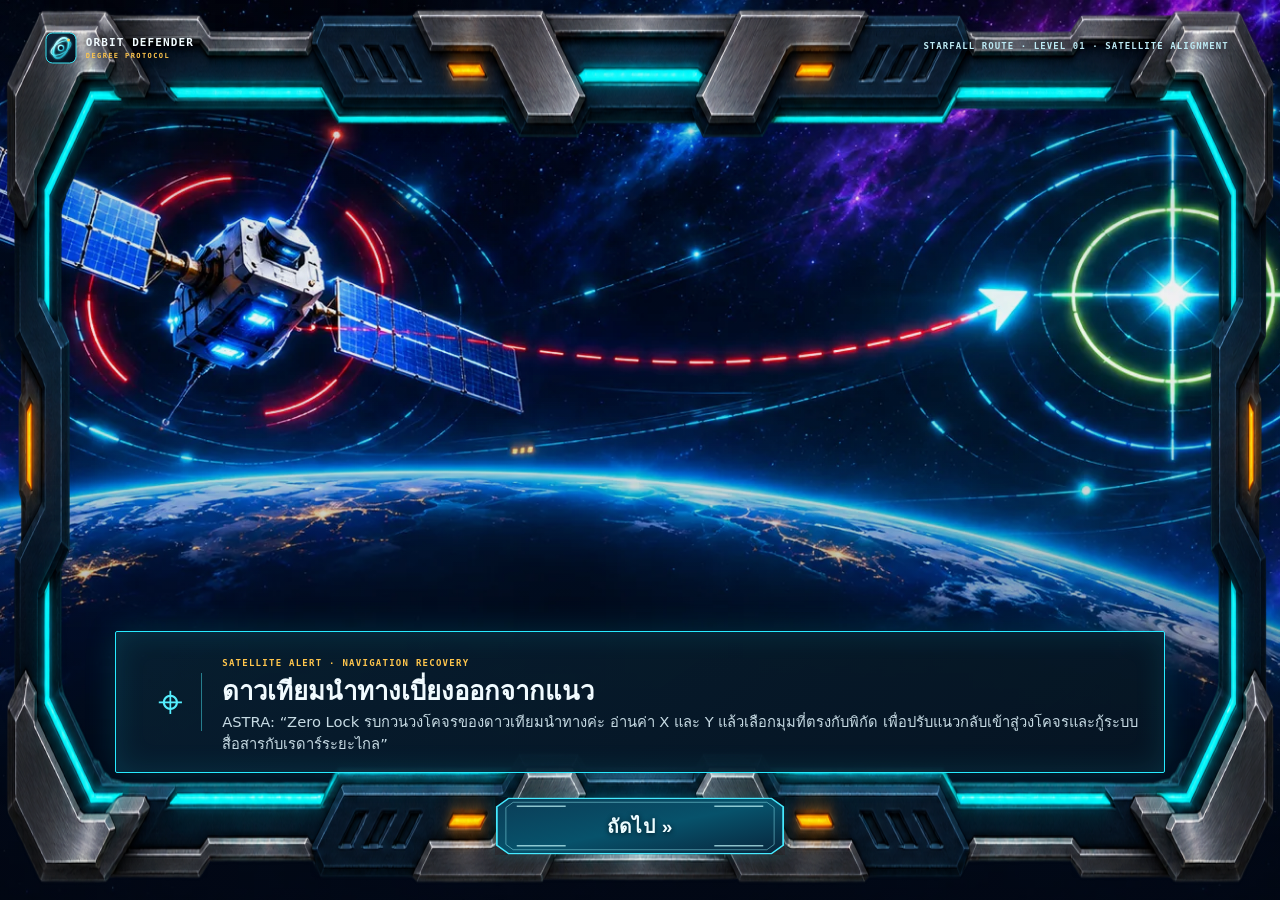
<file: satellite_radar.html>
<!doctype html>
<html lang="th">

<head>
  <link rel="icon" type="image/svg+xml" href="assets/favicon.svg">
    <meta charset="utf-8">
    <meta name="viewport" content="width=device-width,initial-scale=1">
    <meta name="theme-color" content="#061327">
    <title>Satellite Alignment · Starfall Route</title>
    <style>
        :root {
            color-scheme: dark;
            --cyan: #42eaff;
            --ink: #effaff;
            --muted: #aac7dc;
            --panel: #071a30
        }

        * {
            box-sizing: border-box
        }

        body {
            margin: 0;
            min-height: 100vh;
            color: var(--ink);
            font: 500 16px/1.45 system-ui, "Segoe UI", sans-serif;
            background: radial-gradient(ellipse at 70% 35%, #145078 0, transparent 43%), radial-gradient(ellipse at 15% 85%, #183e6c 0, transparent 40%), linear-gradient(135deg, #020812, #07172c 55%, #030914);
            overflow-x: hidden
        }

        body:before {
            content: "";
            position: fixed;
            inset: 0;
            pointer-events: none;
            background-image: radial-gradient(#d9f8ff 1px, transparent 1px), radial-gradient(#49dfff 1px, transparent 1px);
            background-size: 83px 83px, 137px 137px;
            background-position: 0 0, 37px 51px;
            opacity: .4
        }

        .shell {
            position: relative;
            width: min(1120px, 100%);
            min-height: 100vh;
            margin: auto;
            padding: 20px;
            display: grid;
            grid-template-columns: 205px 1fr;
            grid-template-rows: auto 1fr;
            gap: 18px
        }

        .top {
            grid-column: 1/-1;
            display: flex;
            align-items: center;
            justify-content: space-between;
            padding: 12px 20px;
            border: 1px solid #42eaffaa;
            background: #051321df;
            box-shadow: 0 0 24px #1ebdff36;
            clip-path: polygon(0 0, 96% 0, 100% 25%, 100% 100%, 4% 100%, 0 72%)
        }

        .brand {
            font-weight: 900;
            font-style: italic;
            letter-spacing: .1em
        }

        .brand small {
            display: block;
            color: var(--cyan);
            font-size: 11px;
            letter-spacing: .3em
        }

        .route,
        .clock {
            border: 1px solid var(--cyan);
            padding: 7px 13px;
            color: var(--cyan);
            font-weight: 800;
            letter-spacing: .1em
        }

        .mission {
            align-self: center;
            padding: 18px;
            border: 1px solid #27dfff99;
            background: #041422e8;
            box-shadow: 0 0 20px #22d7ff20
        }

        .mission h2 {
            margin: 0 0 10px;
            color: var(--cyan);
            font-size: 16px;
            letter-spacing: .1em
        }

        .mission p {
            margin: 0
        }

        .mission .hint {
            margin-top: 18px;
            padding-top: 14px;
            border-top: 1px solid #36d9ff77;
            color: var(--muted);
            font-size: 14px
        }

        .board {
            position: relative;
            align-self: center;
            padding: 28px;
            border: 2px solid #36dfff;
            background: linear-gradient(145deg, #06172bed, #061021ef);
            box-shadow: 0 0 0 7px #24c9ff19, 0 0 38px #17d8ff35;
            clip-path: polygon(4% 0, 96% 0, 100% 5%, 100% 95%, 96% 100%, 4% 100%, 0 95%, 0 5%)
        }

        .board h1 {
            margin: -43px auto 16px;
            width: max-content;
            max-width: 90%;
            padding: 8px 22px;
            text-align: center;
            color: white;
            font-size: clamp(19px, 3vw, 28px);
            letter-spacing: .1em;
            background: #062036;
            border: 2px solid var(--cyan);
            box-shadow: 0 0 18px #42eaff88
        }

        .progress {
            display: flex;
            justify-content: space-between;
            max-width: 720px;
            margin: 0 auto 15px;
            color: var(--muted);
            font-size: 13px;
            letter-spacing: .1em
        }

        .progress b {
            color: var(--cyan)
        }

        .challenge {
            display: grid;
            grid-template-columns: minmax(170px, .8fr) minmax(220px, 1fr);
            gap: 20px;
            align-items: center;
            max-width: 740px;
            margin: auto
        }

        .orbit {
            width: min(100%, 290px);
            aspect-ratio: 1;
            justify-self: center;
            position: relative;
            border: 1px solid #42cfff88;
            border-radius: 50%;
            background: radial-gradient(circle, #092743dd, #04172bdc 72%, #07182b);
            box-shadow: inset 0 0 30px #2bc9ff15, 0 0 20px #28cfff21
        }

        .orbit:before,
        .orbit:after {
            content: "";
            position: absolute;
            inset: 12%;
            border: 1px dashed #56cfff55;
            border-radius: 50%
        }

        .orbit:after {
            inset: 28%;
            border-color: #56cfff33
        }

        .radar-sweep {
            position: absolute;
            z-index: 0;
            inset: 1%;
            border-radius: 50%;
            background: conic-gradient(from 0deg, transparent 0 300deg, #2beaff08 320deg, #2beaff4a 360deg);
            animation: radar-sweep 4s linear infinite;
            pointer-events: none
        }

        @keyframes radar-sweep {
            to { transform: rotate(360deg) }
        }

        .axis {
            position: absolute;
            color: var(--cyan);
            font-weight: 900
        }

        .axis.x {
            right: 5%;
            top: 51%
        }

        .axis.y {
            left: 50%;
            top: 3%
        }

        .satellite {
            position: absolute;
            left: 50%;
            top: 50%;
            font-size: 29px;
            filter: drop-shadow(0 0 8px var(--cyan));
            transform: translate(-50%, -50%);
            transition: left .7s cubic-bezier(.2, .8, .2, 1), top .7s cubic-bezier(.2, .8, .2, 1), rotate .7s
        }

        .coords {
            align-self: center;
            padding: 20px 16px;
            text-align: center;
            border: 1px solid #55ccff99;
            background: #06182ce8;
            box-shadow: 0 0 20px #29cfff2a
        }

        .coords small {
            display: block;
            color: var(--muted);
            letter-spacing: .12em
        }

        .xy {
            display: block;
            margin: 5px 0;
            color: var(--cyan);
            font-size: clamp(25px, 5vw, 42px);
            font-weight: 900;
            text-shadow: 0 0 12px #42eaff77
        }

        .answers {
            display: grid;
            grid-template-columns: repeat(3, 1fr);
            gap: 12px;
            max-width: 700px;
            margin: 20px auto 0
        }

        .answer {
            min-height: 64px;
            border: 2px solid #36dfff;
            background: linear-gradient(145deg, #092744, #061324);
            color: white;
            font-size: clamp(20px, 4vw, 30px);
            font-weight: 900;
            box-shadow: inset 0 0 15px #1889bd27;
            transition: transform .2s, box-shadow .2s, border-color .2s;
            cursor: pointer
        }

        .answer:hover:not(:disabled),
        .answer:focus-visible {
            transform: translateY(-4px);
            border-color: #9df7ff;
            box-shadow: 0 0 22px #24dcff77
        }

        .answer:disabled {
            cursor: default
        }

        .answer.good {
            border-color: #6af0c1;
            color: #baffdd;
            background: #075342;
            animation: lock .45s ease
        }

        .answer.bad {
            border-color: #ff7185;
            animation: shake .3s
        }

        .status {
            min-height: 26px;
            text-align: center;
            color: #c2ecf8;
            margin: 12px 0 0
        }

        .status.good {
            color: #9fffd4
        }

        .status.bad {
            color: #ff9dac
        }

        .action {
            display: block;
            margin: 10px auto 0;
            min-height: 44px;
            padding: 8px 22px;
            border: 1px solid var(--cyan);
            background: #07334a;
            color: white;
            font-weight: 800;
            cursor: pointer
        }

        .action:hover {
            background: #0a5269
        }

        .overlay {
            position: fixed;
            z-index: 3;
            inset: 0;
            display: grid;
            place-items: center;
            padding: 20px;
            background: #010714d9;
            backdrop-filter: blur(5px)
        }

        .overlay[hidden] {
            display: none
        }

        #intro.briefing, #result.briefing { position: fixed; z-index: 10; inset: 0; display: flex; flex-direction: column; justify-content: flex-end; align-items: center; gap: 14px; padding: 24px 24px 5vh; background: #0208142a; backdrop-filter: none; isolation: isolate; overflow: hidden }
        #intro.briefing[hidden], #result.briefing[hidden] { display: none }
        .brief-art { position: absolute; z-index: -1; inset: 0; background-image: linear-gradient(180deg,#02081438 0%,#02081408 38%,#02081438 60%,#020814a8 100%),var(--brief-art); background-position: center; background-size: cover }
        .briefing:after { content: ""; position: absolute; z-index: 1; inset: 0; pointer-events: none; background: url("assets/ui-console-frame.png") center/100% 100% no-repeat }
        .brief-brand, .brief-route, .brief-card, .briefing .story-next { position: relative; z-index: 4 }
        .brief-brand { position: absolute; top: 3.5%; left: 3.5%; display: flex; align-items: center; gap: 9px; color: #f1fbff; text-shadow: 0 2px 8px #001 }
        .brief-brand img { width: 32px; height: 32px }
        .brief-brand span { display: grid; gap: 3px }
        .brief-brand b { font: 900 11px Consolas,monospace; letter-spacing: .1em }
        .brief-brand small { color: #ffc64d; font: 700 7px Consolas,monospace; letter-spacing: .2em }
        .brief-route { position: absolute; top: 4.5%; right: 4%; color: #bdeaf4; font: 800 9px Consolas,monospace; letter-spacing: .12em; text-shadow: 0 2px 8px #001 }
        .brief-card { width: min(1120px,82vw); display: flex; align-items: center; gap: 20px; padding: 17px 24px; border: 1px solid #40e9ff; background: linear-gradient(100deg,#041525f2,#08283bf0 52%,#041525f2); box-shadow: 0 0 0 5px #062338b8,inset 0 0 26px #2deaff19,0 0 30px #20dfff36 }
        .brief-mark { flex: 0 0 62px; display: grid; place-items: center; height: 58px; border-right: 1px solid #49e8f77a; color: #55efff; font: 44px/1 Consolas,monospace }
        .brief-copy { min-width: 0 }
        .brief-copy small { color: #ffc64d; font: 800 9px Consolas,monospace; letter-spacing: .14em }
        .brief-card h2 { margin: 4px 0; color: #f1fbff; font-size: clamp(18px,2vw,27px); line-height: 1.2 }
        .brief-card p { margin: 0; color: #d4eaf1; font-size: clamp(14px,1.15vw,18px); line-height: 1.5 }
        .briefing .story-next { width: min(290px,70vw); min-height: 58px; font-size: clamp(15px,1.5vw,20px); letter-spacing: .04em }
        .briefing .story-next:focus-visible { outline: 3px solid white; outline-offset: 4px }
        @media(max-width:650px) { #intro.briefing,#result.briefing { gap: 10px; padding: 20px 12px 7vh } .brief-brand { top: 3%; left: 6%; gap: 6px } .brief-brand img { width: 25px; height: 25px } .brief-brand b { font-size: 9px } .brief-brand small { font-size: 6px } .brief-route { top: 4%; right: 7%; max-width: 40vw; text-align: right; font-size: 7px; line-height: 1.5 } .brief-card { width: calc(100vw - 34px); align-items: flex-start; gap: 11px; padding: 12px 13px } .brief-mark { flex-basis: 38px; height: 46px; font-size: 30px } .brief-copy small { font-size: 7px } .brief-card h2 { font-size: 16px } .brief-card p { font-size: 12px; line-height: 1.45 } .briefing .story-next { width: min(250px,68vw); min-height: 48px; font-size: 15px } }

        .dialog {
            width: min(520px, 100%);
            padding: 28px;
            border: 1px solid var(--cyan);
            background: linear-gradient(145deg, #0a2036, #06101f);
            box-shadow: 0 0 38px #22d7ff55;
            text-align: center
        }

        .dialog h2 {
            color: var(--cyan);
            margin: 0 0 10px
        }

        .dialog p {
            color: #d9eefa
        }

        .spark {
            position: absolute;
            pointer-events: none;
            color: var(--cyan);
            animation: float 1.4s ease-out forwards;
            text-shadow: 0 0 12px var(--cyan)
        }

        @keyframes float {
            to {
                transform: translateY(-50px) scale(.4);
                opacity: 0
            }
        }

        @keyframes lock {
            50% {
                transform: scale(1.08)
            }
        }

        @keyframes shake {
            25% {
                transform: translateX(-6px)
            }

            75% {
                transform: translateX(6px)
            }
        }

        @media(max-width:700px) {
            .shell {
                padding: 13px;
                grid-template-columns: 1fr;
                grid-template-rows: auto auto 1fr;
                gap: 12px
            }

            .top {
                grid-column: 1
            }

            .mission {
                align-self: auto;
                padding: 12px 14px
            }

            .mission .hint {
                display: none
            }

            .board {
                padding: 22px 13px;
                margin-top: 7px
            }

            .board h1 {
                margin-top: -37px;
                margin-bottom: 15px
            }

            .challenge {
                grid-template-columns: minmax(125px, .75fr) minmax(155px, 1fr);
                gap: 10px
            }

            .orbit {
                width: min(100%, 220px)
            }

            .coords {
                padding: 14px 8px
            }

            .answers {
                gap: 7px;
                margin-top: 14px
            }

            .answer {
                min-height: 56px
            }
        }

        @media(max-width:420px) {
            .shell {
                padding: 9px
            }

            .challenge {
                grid-template-columns: 1fr
            }

            .orbit {
                width: min(60vw, 190px)
            }

            .mission {
                display: flex;
                gap: 10px
            }

            .mission h2 {
                white-space: nowrap
            }

            .mission p {
                font-size: 13px
            }

            .clock,
            .route {
                font-size: 12px;
                padding: 6px 8px
            }
        }

        @media(prefers-reduced-motion:reduce) {

            *,
            *:before,
            *:after {
                animation-duration: .01ms !important;
                animation-iteration-count: 1 !important;
                transition-duration: .01ms !important
            }
        }
    </style>
<link rel="stylesheet" href="assets/orbit-interface.css"><style>
.shell{width:min(1450px,100%);grid-template-columns:minmax(210px,270px) minmax(0,1fr);gap:22px;padding:clamp(14px,2vw,28px)}
.top{border:1px solid #39eaff8a;background:linear-gradient(90deg,#061b2bef,#082940ed 50%,#061827f2);box-shadow:0 5px 24px #00dfff20,inset 0 -1px #27eaff39;clip-path:none}
.mission,.coords{border:1px solid #36dff17a;background:linear-gradient(145deg,#071e30f2,#061523f5);box-shadow:inset 0 0 24px #22c8e911,0 8px 28px #0008,0 0 16px #29dff20d}
.board{border:0;background:#06182bf2 url("assets/satellite-console-frame.svg") center/100% 100% no-repeat;box-shadow:0 0 28px #19d9ff33;clip-path:none;padding:clamp(34px,4vw,56px)}
.board h1{background:#062036;border-color:#27eaff;box-shadow:0 0 18px #42eaff55}
.orbit{border-color:#23eaff;box-shadow:0 0 15px #20eaff,0 0 38px #008cf055,inset 0 0 34px #008cd433}
.answers{gap:10px}.answer,.action{background:url("assets/satellite-button.svg") center/100% 100% no-repeat!important;border:0!important;border-radius:0!important;box-shadow:0 0 13px #17dfff29!important;min-height:58px}.answer:hover:not(:disabled),.action:hover{filter:brightness(1.18);box-shadow:inset 0 0 18px #b4fbff55,0 0 22px #17dfff55!important}.answer.good{color:#baffdd!important;filter:drop-shadow(0 0 12px #6af0c1)}.answer.bad{filter:drop-shadow(0 0 12px #ff7185)}
@media(max-width:700px){.shell{grid-template-columns:1fr;grid-template-rows:auto auto 1fr;gap:12px}.top{grid-column:1}.board{padding:34px 26px}.mission{padding:13px 15px}}
</style>
  <link rel="stylesheet" href="assets/minigame-tutorial.css">
</head>

<body>
    <main class="shell">
        <header class="top">
            <div class="brand">✦ STARFALL<small>SATELLITE ALIGNMENT</small></div>
            <div class="route" id="route">LEVEL 01</div>
            <div class="clock" id="timer">01:30</div>
        </header>
        <aside class="mission">
            <h2>✦ MISSION</h2>
            <p>ดาวเทียมคลาดเคลื่อน! อ่านค่า x และ y แล้วเลือกมุมเพื่อปรับแนวให้ตรง</p>
            <p class="hint">เลือกมุมที่สร้างพิกัดนี้จากเนื้อหาด่านที่ผ่านแล้ว</p>
        </aside>
        <section class="board" id="board">
            <h1>จัดแนวดาวเทียม</h1>
            <div class="progress"><span>สัญญาณ <b id="round">01 / 05</b></span><span>ถูกต้อง <b id="score">0</b></span>
            </div>
            <div class="challenge">
                <div class="orbit" aria-label="แผนภาพวงกลมพิกัด"><span class="radar-sweep" aria-hidden="true"></span><span class="axis x">X</span><span
                        class="axis y">Y</span><span class="satellite" id="satellite" aria-hidden="true"></span></div>
                <div class="coords"><small>ตำแหน่งบนแกน (X, Y)</small><span class="xy" id="xy">(√3/2,
                        1/2)</span><small>เลือกมุมที่ถูกต้องเพื่อปรับแนว</small></div>
            </div>
            <div class="answers" id="answers" aria-label="ตัวเลือกมุม"></div>
            <p class="status" id="status" aria-live="polite">รอรับข้อมูลตำแหน่งจากดาวเทียม</p><button class="action"
                id="next" hidden>สัญญาณถัดไป →</button>
        </section>
    </main>
    <div class="briefing story-screen" id="intro" role="dialog" aria-modal="true" aria-labelledby="introTitle">
        <div class="brief-art" id="introArt" aria-hidden="true"></div><div class="brief-brand"><img src="assets/favicon.svg" alt=""><span><b>ORBIT DEFENDER</b><small>DEGREE PROTOCOL</small></span></div><small class="brief-route" id="introRoute"></small>
        <section class="brief-card"><span class="brief-mark" aria-hidden="true">⌖</span><div class="brief-copy"><small>SATELLITE ALERT · NAVIGATION RECOVERY</small><h2 id="introTitle">ดาวเทียมนำทางเบี่ยงออกจากแนว</h2><p id="introText">ASTRA: “Zero Lock รบกวนวงโคจรของดาวเทียมนำทางค่ะ อ่านค่า X และ Y แล้วเลือกมุมที่ตรงกับพิกัด เพื่อปรับแนวกลับเข้าสู่วงโคจรและกู้ระบบสื่อสารกับเรดาร์ระยะไกล”</p></div></section>
        <button class="action story-next" id="start">ถัดไป »</button>
    </div>
    <div class="briefing story-screen" id="result" hidden role="dialog" aria-modal="true" aria-labelledby="resultTitle">
        <div class="brief-art" id="resultArt" aria-hidden="true"></div><div class="brief-brand"><img src="assets/favicon.svg" alt=""><span><b>ORBIT DEFENDER</b><small>DEGREE PROTOCOL</small></span></div><small class="brief-route" id="resultRoute"></small>
        <section class="brief-card"><span class="brief-mark" aria-hidden="true">⌖</span><div class="brief-copy"><small id="resultKicker">ROUTE RESTORED · SYSTEM ONLINE</small><h2 id="resultTitle">ดาวเทียมกลับเข้าสู่วงโคจร</h2><p id="resultText"></p></div></section>
        <button class="action story-next" id="done">ไปยังด่านถัดไป »</button>
    </div>
    <script>
        (() => {
            'use strict'; const params = new URLSearchParams(location.search), level = Math.max(1, Math.min(5, Number(params.get('level')) || 1)), unit = params.get('unit') === 'radian' ? 'radian' : 'degree', content = params.get('content') || 'basic', radian = { 30: 'π/6', 45: 'π/4', 60: 'π/3', 120: '2π/3', 135: '3π/4', 150: '5π/6', 210: '7π/6', 225: '5π/4', 240: '4π/3', 270: '3π/2', 300: '5π/3', 315: '7π/4', 330: '11π/6' }, baseAngles = [[0, 30, 45, 60, 90], [120, 135, 150], [210, 225, 240, 270, 300, 315, 330], [180], [0, 30, 45, 60, 90, 120, 135, 150, 180, 210, 225, 240, 270, 300, 315, 330]].slice(0, level).flat(), pool = baseAngles.map(a => ({ a, x: Math.cos(a * Math.PI / 180), y: Math.sin(a * Math.PI / 180) })); const fmt = n => { if (Math.abs(n) < 1e-8) return '0'; if (Math.abs(n - 1) < 1e-8) return '1'; if (Math.abs(n + 1) < 1e-8) return '−1'; for (const [v, s] of [[.5, '1/2'], [Math.SQRT1_2, '√2/2'], [Math.sqrt(3) / 2, '√3/2']]) if (Math.abs(Math.abs(n) - v) < 1e-8) return (n < 0 ? '−' : '') + s; return n.toFixed(2) }; const angle = a => unit === 'degree' ? `${a}°` : ({ 0: '0', 90: 'π/2', 180: 'π', ...radian }[a] || `${a}°`), shuffle = a => { const out = [...a]; for (let i = out.length - 1; i > 0; i--) { const j = Math.floor(Math.random() * (i + 1)); [out[i], out[j]] = [out[j], out[i]]; } return out; }, questions = shuffle(pool).slice(0, Math.min(5, pool.length)), $ = id => document.getElementById(id); let index = 0, correct = 0, seconds = 90, ended = false, busy = false, timer, outcome = false; const sendResult = () => { if (window.parent !== window) parent.postMessage({ type: 'orbit-minigame-result', success: outcome, score: correct * 20, level, quizAccuracy: Math.round(correct / 5 * 100) }, '*'); else result.hidden = true }; const report = success => { if (ended) return; ended = true; outcome = success; clearInterval(timer); const accuracy = Math.round(correct / 5 * 100); $('resultTitle').textContent = success ? 'ดาวเทียมกลับเข้าสู่วงโคจร' : 'สัญญาณดาวเทียมยังคลาดเคลื่อน'; $('resultKicker').textContent = success ? 'ROUTE RESTORED · SYSTEM ONLINE' : 'SIGNAL PARTIAL · BACKUP ACTIVE'; $('resultText').textContent = success ? `ปรับแนวถูกต้อง ${correct} จาก 5 จุด · ระบบสื่อสารและเรดาร์ระยะไกลกลับมาออนไลน์แล้ว` : `ปรับแนวถูกต้อง ${correct} จาก 5 จุด · สัญญาณยังไม่เสถียร ASTRA กำลังชดเชยเส้นทางให้ STARFALL`; $('resultRoute').textContent = `STARFALL ROUTE · LEVEL ${String(level).padStart(2, '0')} · SATELLITE ALIGNMENT`; $('resultArt').style.setProperty('--brief-art', `url("assets/satellite-alignment-${success ? 'outro' : 'intro'}.webp")`); $('done').textContent = window.parent !== window ? 'ไปยังด่านถัดไป ↗' : 'ดูผลภารกิจ ↗'; $('result').hidden = false; if (window.parent !== window) parent.postMessage({ type: 'orbit-minigame-story-wait' }, '*') }; function draw() { if (index >= questions.length) { report(correct >= 4); return } const q = questions[index]; $('round').textContent = `${String(index + 1).padStart(2, '0')} / 05`; $('xy').textContent = `(${fmt(q.x)}, ${fmt(q.y)})`; $('satellite').style.left = `${50 + q.x * 31}%`; $('satellite').style.top = `${50 - q.y * 31}%`; $('satellite').style.rotate = `${q.a}deg`; $('status').textContent = 'เลือกมุมที่สอดคล้องกับพิกัดทั้งสอง'; $('status').className = 'status'; $('next').hidden = true; const choices = shuffle([q.a, ...shuffle(baseAngles.filter(a => a !== q.a)).slice(0, 2)]); $('answers').replaceChildren(...choices.map(a => { const b = document.createElement('button'); b.className = 'answer'; b.type = 'button'; b.textContent = angle(a); b.addEventListener('click', () => answer(b, a, q)); return b })) } function answer(button, value, q) { if (busy || ended) return; busy = true; const ok = value === q.a; button.classList.add(ok ? 'good' : 'bad'); document.querySelectorAll('.answer').forEach(b => b.disabled = true); if (ok) { correct++; $('score').textContent = correct; $('status').textContent = 'ปรับแนวสำเร็จ · สัญญาณสื่อสารกลับมาแล้ว ✓'; $('status').className = 'status good'; for (let i = 0; i < 7; i++) { const s = document.createElement('i'); s.className = 'spark'; s.textContent = '✦'; s.style.left = `${40 + Math.random() * 20}%`; s.style.top = `${40 + Math.random() * 20}%`; document.querySelector('.board').append(s); setTimeout(() => s.remove(), 1500) } } else { $('status').textContent = `คลาดเคลื่อน · คำตอบ ${angle(q.a)}`; $('status').className = 'status bad' } $('next').hidden = false; busy = false } function advance() { index++; if (index === questions.length) report(correct >= 4); else draw() } $('route').textContent = `LEVEL ${String(level).padStart(2, '0')} · ${({ 'basic': 'QUADRANT I', 'reflection': 'QUADRANT I–II', 'quadrants': 'ALL QUADRANTS', 'special-angle': 'SPECIAL ANGLES', 'boss': 'FINAL ROUTE' }[content] || 'QUADRANT I')}`; $('introRoute').textContent = $('resultRoute').textContent = `STARFALL ROUTE · LEVEL ${String(level).padStart(2, '0')} · SATELLITE ALIGNMENT`; $('introArt').style.setProperty('--brief-art', 'url("assets/satellite-alignment-intro.webp")'); $('next').addEventListener('click', advance); $('done').addEventListener('click', sendResult); $('start').addEventListener('click', () => { $('intro').hidden = true; draw(); if (window.parent !== window) parent.postMessage({ type: 'orbit-minigame-start' }, '*'); timer = setInterval(() => { seconds--; $('timer').textContent = `${String(Math.floor(seconds / 60)).padStart(2, '0')}:${String(seconds % 60).padStart(2, '0')}`; if (seconds <= 0) report(false) }, 1000) });
        })();
    </script>
  <script src="assets/minigame-tutorial.js" defer></script>
</body>

</html>
</file>
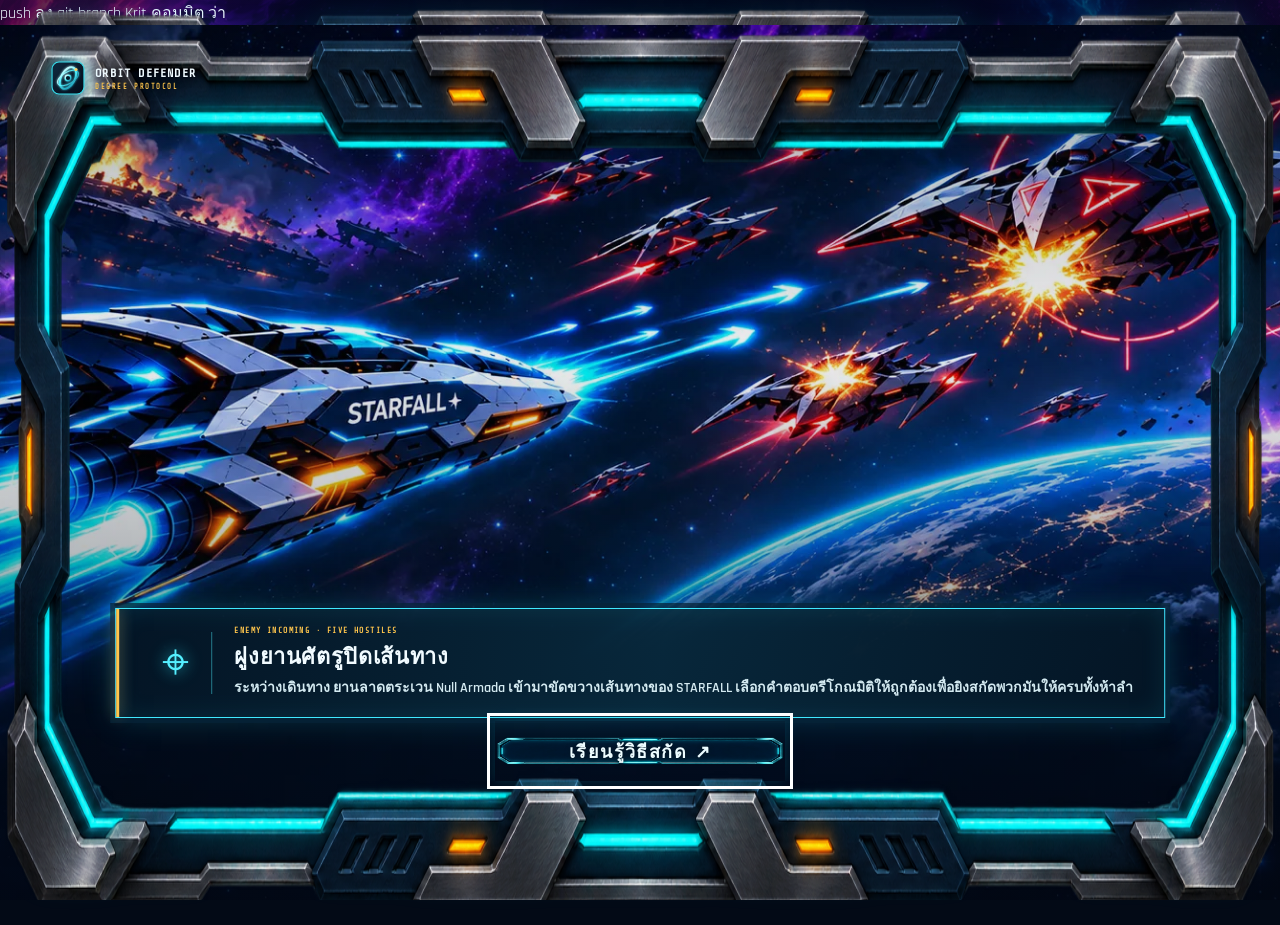
<file: trigo_combat.html>
push ลง git branch Krit คอมมิต ว่า
<!DOCTYPE html>
<html lang="en">

<head>
  <link rel="icon" type="image/svg+xml" href="assets/favicon.svg">
  <meta charset="UTF-8">
  <meta name="viewport" content="width=device-width, initial-scale=1.0, user-scalable=no">
  <title>Orbital Intercept · Trigonometry Defense</title>
  <link rel="preconnect" href="https://fonts.googleapis.com">
  <link
    href="https://fonts.googleapis.com/css2?family=Orbitron:wght@600;800;900&family=Rajdhani:wght@500;600;700&family=Share+Tech+Mono&display=swap"
    rel="stylesheet">
  <style>
    :root {
      --rot: #030b18;
      --rot-2: #071a31;
      --toxic: #20eaff;
      --toxic-dim: #087db8;
      --blood: #ff426d;
      --blood-dim: #8d204b;
      --amber: #79efff;
      --fog: rgba(32, 234, 255, 0.06);
      --panel: rgba(4, 16, 34, 0.9);
    }

    * {
      box-sizing: border-box;
    }

    html,
    body {
      margin: 0;
      padding: 0;
      width: 100%;
      height: 100%;
      background: radial-gradient(ellipse at 50% 110%, #07335a 0, transparent 52%), var(--rot);
      color: #dfe9d6;
      font-family: 'Rajdhani', sans-serif;
      overflow: hidden;
      -webkit-user-select: none;
      user-select: none;
    }

    #app {
      position: relative;
      width: 100vw;
      height: 100vh;
      overflow: hidden;
    }

    .screen {
      position: absolute;
      inset: 0;
      display: flex;
      align-items: center;
      justify-content: center;
      flex-direction: column;
    }

    .hidden {
      display: none !important;
    }

    /* ---------- MENU ---------- */
    #screen-menu {
      background:
        radial-gradient(ellipse at 50% 105%, rgba(0, 174, 255, 0.2), transparent 55%),
        radial-gradient(ellipse at 78% 12%, rgba(32, 234, 255, 0.08), transparent 42%),
        linear-gradient(180deg, #071a31b8 0%, #030814df 100%),
        url('assets/orbital-intercept-bg.webp') center/cover no-repeat;
      padding: 3vh 4vw;
      gap: 1.6vh;
    }

    .title-wrap {
      text-align: center;
      margin-bottom: 0.2vh;
    }

    .kicker {
      font-family: 'Share Tech Mono', monospace;
      color: var(--toxic-dim);
      letter-spacing: 0.35em;
      font-size: 12px;
      margin-bottom: 6px;
    }

    h1.game-title {
      font-family: 'Orbitron', sans-serif;
      font-weight: 900;
      font-size: clamp(2.1rem, 5.4vw, 3.8rem);
      margin: 0;
      color: var(--toxic);
      text-shadow: 0 0 18px rgba(32, 234, 255, 0.45), 0 0 2px #000;
      letter-spacing: 0.03em;
      line-height: 1;
    }

    h1.game-title span {
      color: var(--blood);
      text-shadow: 0 0 18px rgba(217, 51, 63, 0.55);
    }

    .subtitle {
      font-family: 'Share Tech Mono', monospace;
      color: #9db08e;
      font-size: 12px;
      margin-top: 6px;
      letter-spacing: 0.08em;
    }

    .intro-card {
      width: min(760px, 92vw);
      padding: clamp(22px, 4vw, 48px);
      background: linear-gradient(145deg, #071b31f2, #041125f2);
      border: 1px solid #20eaff99;
      box-shadow: 0 0 48px #008ec044, inset 0 0 34px #0788b514;
      text-align: left;
      clip-path: polygon(20px 0, 100% 0, 100% calc(100% - 20px), calc(100% - 20px) 100%, 0 100%, 0 20px)
    }

    .intro-card h2 {
      margin: 0 0 12px;
      color: var(--toxic);
      font: 900 clamp(1.7rem, 4vw, 2.5rem) 'Orbitron', sans-serif
    }

    .intro-card p {
      margin: 10px 0;
      color: #d8efff;
      font-size: clamp(16px, 2vw, 20px);
      line-height: 1.55
    }

    .mission-facts {
      display: flex;
      flex-wrap: wrap;
      gap: 10px;
      margin: 22px 0;
      color: #a5eaff;
      font: 700 12px 'Share Tech Mono', monospace;
      letter-spacing: .08em
    }

    .mission-facts span {
      padding: 9px 12px;
      border: 1px solid #20eaff55;
      background: #03142a
    }

    .briefing-toast {
      position: absolute;
      left: 50%;
      top: 15%;
      transform: translateX(-50%);
      z-index: 29;
      width: min(600px, 90vw);
      padding: 14px 20px;
      background: #041327e8;
      border: 1px solid #20eaff88;
      box-shadow: 0 0 22px #008ec044;
      text-align: center;
      color: #dffaff;
      animation: briefIn .35s ease-out both;
      pointer-events: none
    }

    .briefing-toast strong {
      display: block;
      color: var(--toxic);
      font: 800 12px 'Share Tech Mono', monospace;
      letter-spacing: .15em;
      margin-bottom: 4px
    }

    @keyframes briefIn {
      from {
        opacity: 0;
        transform: translate(-50%, -10px)
      }

      to {
        opacity: 1;
        transform: translate(-50%, 0)
      }
    }

    .start-btn {
      font-family: 'Orbitron', sans-serif;
      font-weight: 800;
      font-size: 1.2rem;
      letter-spacing: 0.08em;
      padding: 13px 44px;
      background: linear-gradient(180deg, var(--blood), var(--blood-dim));
      color: #fff0ee;
      border: 2px solid #ff5f6b;
      cursor: pointer;
      clip-path: polygon(14px 0, 100% 0, 100% calc(100% - 14px), calc(100% - 14px) 100%, 0 100%, 0 14px);
      box-shadow: 0 0 30px rgba(217, 51, 63, 0.45);
      margin-top: 0.4vh;
    }

    .start-btn:hover {
      filter: brightness(1.15);
      transform: translateY(-1px);
    }

    .start-btn:disabled {
      opacity: 0.4;
      cursor: not-allowed;
      filter: none;
      transform: none;
    }

    /* ---------- GAME ---------- */
    #screen-game {
      cursor: none;
      background: radial-gradient(ellipse at 50% 92%, #06284a66, transparent 52%);
    }

    #gameCanvas {
      position: absolute;
      inset: 0;
      width: 100%;
      height: 100%;
      display: block;
    }

    #crosshair {
      position: absolute;
      top: 0;
      left: 0;
      width: 54px;
      height: 54px;
      transform: translate(-50%, -50%);
      pointer-events: none;
      z-index: 50;
    }

    #crosshair svg {
      width: 100%;
      height: 100%;
      filter: drop-shadow(0 0 6px #20eaffaa);
      transition: filter 0.1s;
    }

    #crosshair.recoil svg {
      animation: recoilKick 0.14s ease-out;
    }

    @keyframes recoilKick {
      0% {
        transform: scale(0.75) rotate(0deg);
      }

      45% {
        transform: scale(1.35) rotate(-4deg);
      }

      100% {
        transform: scale(1) rotate(0deg);
      }
    }

    #crosshair.hitflash svg circle:nth-child(1) {
      stroke: #20eaff;
    }

    #crosshair.hitflash svg line {
      stroke: #20eaff;
    }

    #crosshair.hitflash svg {
      filter: drop-shadow(0 0 10px rgba(32, 234, 255, 0.9));
    }

    .hud {
      position: absolute;
      inset: 0;
      pointer-events: none;
      z-index: 30;
      font-family: 'Share Tech Mono', monospace;
    }

    .hud-top {
      position: absolute;
      top: 0;
      left: 0;
      right: 0;
      display: flex;
      justify-content: space-between;
      align-items: flex-start;
      padding: 2vh 2.4vw 0;
    }

    .hearts {
      display: flex;
      gap: 6px;
    }

    .heart {
      width: 26px;
      height: 24px;
    }

    .hud-center-top {
      text-align: center;
      color: #cfe0c2;
    }

    .hud-score {
      font-size: 22px;
      color: var(--amber);
      text-shadow: 0 0 8px rgba(32, 234, 255, 0.5);
    }

    .hud-timer {
      font-size: 13px;
      color: #9db08e;
      margin-top: 2px;
    }

    .target-box {
      text-align: right;
    }

    .target-label {
      font-size: 11px;
      color: #93a586;
      letter-spacing: 0.2em;
    }

    .target-count {
      font-size: 26px;
      color: var(--toxic);
      text-shadow: 0 0 8px rgba(32, 234, 255, 0.6);
    }

    .attack-prompt-wrap {
      position: absolute;
      bottom: 4vh;
      left: 50%;
      transform: translateX(-50%);
      width: min(92vw, 700px);
      text-align: center;
      pointer-events: all;
      display: flex;
      flex-direction: column;
      align-items: center;
      gap: 6px;
    }

    .attack-prompt {
      pointer-events: none;
      font: 700 12px 'Share Tech Mono', monospace;
      letter-spacing: .12em;
      color: #bceeff;
      padding: 10px 16px;
      border: 1px solid #20eaff66;
      background: #041327dd;
      box-shadow: 0 0 18px #008ec033;
    }

    .flash-msg {
      position: absolute;
      top: 38%;
      left: 50%;
      transform: translate(-50%, -50%);
      width: min(90vw, 640px);
      text-align: center;
      font-family: 'Orbitron', sans-serif;
      font-weight: 800;
      font-size: 1.6rem;
      color: var(--blood);
      text-shadow: 0 0 16px rgba(217, 51, 63, 0.8);
      opacity: 0;
      pointer-events: none;
      letter-spacing: 0.05em;
    }

    .flash-msg.show {
      animation: flashPop 0.7s ease-out;
    }

    @keyframes flashPop {
      0% {
        opacity: 0;
        transform: translate(-50%, -40%) scale(0.8);
      }

      20% {
        opacity: 1;
        transform: translate(-50%, -50%) scale(1.05);
      }

      70% {
        opacity: 1;
      }

      100% {
        opacity: 0;
        transform: translate(-50%, -55%) scale(1);
      }
    }

    .vignette-red {
      position: absolute;
      inset: 0;
      pointer-events: none;
      z-index: 25;
      box-shadow: inset 0 0 0 0 rgba(217, 51, 63, 0);
      transition: box-shadow 0.15s ease;
    }

    .vignette-red.hit {
      box-shadow: inset 0 0 160px 40px rgba(217, 51, 63, 0.55);
    }

    /* ---------- TARGET QUESTION OVERLAY ---------- */
    #targetOverlay {
      position: absolute;
      inset: 0;
      z-index: 60;
      background: rgba(2, 8, 20, 0.78);
      backdrop-filter: blur(5px);
      display: flex;
      align-items: center;
      justify-content: center;
      pointer-events: all;
    }

    .quiz-panel {
      width: min(640px, 92vw);
      background: var(--panel);
      border: 1px solid rgba(32, 234, 255, 0.72);
      box-shadow: 0 0 50px #008ec044, inset 0 0 24px #0788b514;
      padding: 2.4vh 3vw;
      clip-path: polygon(18px 0, 100% 0, 100% calc(100% - 18px), calc(100% - 18px) 100%, 0 100%, 0 18px);
      max-height: 90vh;
      overflow-y: auto;
      animation: panelArrive .24s cubic-bezier(.2, .8, .2, 1) both;
    }

    @keyframes panelArrive {
      from {
        opacity: 0;
        transform: translateY(14px) scale(.98)
      }

      to {
        opacity: 1;
        transform: none
      }
    }

    .quiz-head {
      display: flex;
      justify-content: space-between;
      align-items: center;
      margin-bottom: 1.4vh;
    }

    .quiz-title {
      font-family: 'Orbitron', sans-serif;
      color: var(--toxic);
      font-size: 1.05rem;
      letter-spacing: 0.06em;
    }

    .quiz-sub {
      font-family: 'Share Tech Mono', monospace;
      font-size: 11px;
      color: #93a586;
    }

    .quiz-question {
      font-size: 1.35rem;
      text-align: center;
      margin: 1vh 0 1.6vh;
      color: #eef5e6;
    }

    .quiz-question .theta {
      color: var(--toxic);
      font-weight: 700;
    }

    .quiz-options {
      display: grid;
      grid-template-columns: 1fr 1fr;
      gap: 10px;
    }

    .opt-btn {
      font-family: 'Share Tech Mono', monospace;
      font-size: 15px;
      padding: 12px 10px;
      background: rgba(32, 234, 255, 0.05);
      border: 1.5px solid rgba(32, 234, 255, 0.42);
      color: #dfe9d6;
      cursor: pointer;
    }

    .opt-btn:hover,
    .opt-btn:focus-visible {
      border-color: var(--toxic);
      background: rgba(32, 234, 255, 0.16);
      outline: 2px solid #20eaff88;
      outline-offset: 2px;
    }

    .opt-btn.correct {
      background: rgba(32, 234, 255, 0.35);
      border-color: var(--toxic);
      color: #08170a;
    }

    .opt-btn.wrong {
      background: rgba(217, 51, 63, 0.35);
      border-color: var(--blood);
      color: #1c0507;
    }

    .opt-btn:disabled {
      cursor: default;
    }

    .quiz-canvas-wrap {
      display: flex;
      flex-direction: column;
      align-items: center;
      gap: 6px;
      margin-bottom: 1.6vh;
    }

    #quizCanvas {
      width: 230px;
      height: 230px;
      background: rgba(0, 12, 28, 0.7);
      border: 1px solid rgba(32, 234, 255, 0.4);
      border-radius: 10px;
      touch-action: none;
    }

    .quiz-canvas-hint {
      font-family: 'Share Tech Mono', monospace;
      font-size: 12px;
      color: #20eaff;
      min-height: 14px;
    }

    .quiz-footer {
      display: flex;
      justify-content: space-between;
      align-items: center;
      margin-top: 1.6vh;
    }

    .quiz-stats {
      font-family: 'Share Tech Mono', monospace;
      font-size: 12px;
      color: #8a9c7d;
    }

    #resumeBtn {
      font-family: 'Orbitron', sans-serif;
      font-weight: 700;
      font-size: 13px;
      letter-spacing: 0.08em;
      padding: 10px 22px;
      background: linear-gradient(180deg, var(--toxic), var(--toxic-dim));
      color: #07130a;
      border: none;
      cursor: pointer;
      clip-path: polygon(8px 0, 100% 0, 100% calc(100% - 8px), calc(100% - 8px) 100%, 0 100%, 0 8px);
    }

    #resumeBtn:hover {
      filter: brightness(1.1);
    }

    .quiz-feedback {
      text-align: center;
      font-size: 13px;
      height: auto;
      min-height: 16px;
      margin-top: 8px;
      font-family: 'Share Tech Mono', monospace;
    }

    .quiz-feedback.ok {
      color: var(--toxic);
    }

    .quiz-feedback.bad {
      color: var(--blood);
    }

    .thai-ui {
      font-family: 'Leelawadee UI', Tahoma, sans-serif;
      letter-spacing: normal
    }

    .quiz-feedback,
    .quiz-question,
    .flash-msg,
    .go-title,
    .stat-k {
      font-family: 'Leelawadee UI', Tahoma, sans-serif;
      letter-spacing: normal
    }

    /* ---------- GAME OVER ---------- */
    #screen-gameover {
      background: radial-gradient(ellipse at 50% 30%, rgba(255, 66, 109, 0.15), transparent 60%), #030814;
      gap: 1.4vh;
    }

    .go-title {
      font-family: 'Orbitron', sans-serif;
      font-weight: 900;
      font-size: clamp(2rem, 5vw, 3.2rem);
      color: var(--blood);
      text-shadow: 0 0 24px rgba(217, 51, 63, 0.6);
      letter-spacing: 0.04em;
    }

    .go-title.success {
      color: var(--toxic);
      text-shadow: 0 0 24px #20eaff99
    }

    .stats-panel {
      background: var(--panel);
      border: 1px solid rgba(217, 51, 63, 0.3);
      padding: 2.4vh 3vw;
      width: min(480px, 88vw);
      display: grid;
      grid-template-columns: 1fr 1fr;
      gap: 1.2vh 2vw;
      font-family: 'Share Tech Mono', monospace;
    }

    .stat-line {
      display: flex;
      flex-direction: column;
    }

    .stat-k {
      font-size: 11px;
      color: #8a9c7d;
      letter-spacing: 0.1em;
    }

    .stat-v {
      font-size: 20px;
      color: var(--toxic);
    }

    .retry-btn {
      font-family: 'Orbitron', sans-serif;
      font-weight: 800;
      font-size: 1.1rem;
      letter-spacing: 0.06em;
      padding: 12px 36px;
      margin-top: 1vh;
      background: linear-gradient(180deg, var(--amber), #b57310);
      color: #1c1204;
      border: 2px solid #ffd27a;
      cursor: pointer;
      clip-path: polygon(12px 0, 100% 0, 100% calc(100% - 12px), calc(100% - 12px) 100%, 0 100%, 0 12px);
    }

    .retry-btn:hover {
      filter: brightness(1.1);
    }

    .story-screen {
      isolation: isolate;
      color: #effaff;
      background: #020814;
      overflow: hidden
    }

    .story-art {
      position: absolute;
      z-index: -1;
      inset: 0;
      background-image: linear-gradient(180deg, #02081455 0%, #02081412 36%, #02081450 62%, #020814dc 100%), var(--story-art);
      background-position: center;
      background-size: cover
    }

    .story-screen::after {
      content: "";
      position: absolute;
      z-index: 1;
      inset: 0;
      pointer-events: none;
      background: url("assets/ui-console-frame.png") center/100% 100% no-repeat
    }

    .story-brand,
    .story-route,
    .story-caption,
    .story-next {
      position: absolute;
      z-index: 4
    }

    .story-brand {
      top: 4%;
      left: 4%;
      display: flex;
      align-items: center;
      gap: 10px;
      text-shadow: 0 2px 8px #001
    }

    .story-brand img {
      width: 34px;
      height: 34px;
      filter: drop-shadow(0 0 8px #27eaff88)
    }

    .story-brand span {
      display: grid;
      gap: 3px
    }

    .story-brand b {
      font: 900 12px 'Share Tech Mono', monospace;
      letter-spacing: .1em
    }

    .story-brand small {
      color: #ffc64d;
      font: 700 7px 'Share Tech Mono', monospace;
      letter-spacing: .22em
    }

    .story-route {
      top: 5%;
      right: 5%;
      color: #bdeaf4;
      font: 800 9px 'Share Tech Mono', monospace;
      letter-spacing: .14em;
      text-shadow: 0 2px 8px #001
    }

    .story-caption {
      left: 50%;
      bottom: 23%;
      transform: translateX(-50%);
      width: min(1120px, 82vw);
      display: flex;
      align-items: center;
      gap: 22px;
      padding: 17px 24px;
      border: 1px solid #40e9ff;
      background: linear-gradient(100deg, #041525f2, #08283bf0 52%, #041525f2);
      box-shadow: 0 0 0 5px #062338b8, inset 0 0 26px #2deaff19, 0 0 30px #20dfff36
    }

    .story-caption::before {
      content: "";
      position: absolute;
      left: 0;
      top: 0;
      bottom: 0;
      width: 3px;
      background: #ffc64d;
      box-shadow: 0 0 14px #ffd27b99
    }

    .story-mark {
      flex: 0 0 72px;
      display: grid;
      place-items: center;
      height: 62px;
      border-right: 1px solid #49e8f77a;
      color: #55efff;
      font: 48px/1 'Share Tech Mono', monospace;
      text-shadow: 0 0 16px #27eaffaa
    }

    .story-caption>div {
      min-width: 0
    }

    .story-caption small {
      color: #ffc64d;
      font: 800 8px 'Share Tech Mono', monospace;
      letter-spacing: .18em
    }

    .story-caption h2 {
      margin: 4px 0;
      color: #f1fbff;
      font: 900 clamp(16px, 1.7vw, 24px) 'Orbitron', sans-serif;
      letter-spacing: .03em
    }

    .story-caption p {
      margin: 0;
      color: #d4eaf1;
      font: 600 clamp(13px, 1.1vw, 17px)/1.55 'Rajdhani', sans-serif
    }

    .story-next {
      left: 50%;
      bottom: 16%;
      transform: translateX(-50%);
      width: min(290px, 70vw);
      min-height: 60px;
      border: 1px solid #69f5ff;
      background: linear-gradient(100deg, #087d94, #09c8d5 50%, #087d94);
      box-shadow: 0 0 0 5px #062338b8, 0 0 24px #27d9ed88, inset 0 0 14px #a4ffff30;
      color: #f4fdff;
      font: 900 18px 'Orbitron', sans-serif;
      letter-spacing: .08em;
      cursor: pointer
    }

    .story-next:hover {
      filter: brightness(1.16)
    }

    .story-next:focus-visible {
      outline: 3px solid #fff;
      outline-offset: 5px
    }

    @media(max-width:650px) {
      .story-brand {
        top: 3%;
        left: 6%;
        gap: 6px
      }

      .story-brand img {
        width: 26px;
        height: 26px
      }

      .story-brand b {
        font-size: 9px
      }

      .story-brand small {
        font-size: 6px
      }

      .story-route {
        top: 4%;
        right: 7%;
        max-width: 38vw;
        text-align: right;
        font-size: 7px;
        line-height: 1.6
      }

      .story-caption {
        bottom: 25%;
        width: calc(100vw - 34px);
        align-items: flex-start;
        gap: 12px;
        padding: 12px 13px
      }

      .story-mark {
        flex-basis: 38px;
        height: 46px;
        font-size: 30px
      }

      .story-caption small {
        font-size: 7px
      }

      .story-caption h2 {
        font-size: 15px
      }

      .story-caption p {
        font-size: 12px;
        line-height: 1.45
      }

      .story-next {
        bottom: 16%;
        min-height: 48px;
        width: min(250px, 68vw);
        font-size: 15px
      }
    }

    ::-webkit-scrollbar {
      width: 8px;
    }

    .tutorial-screen {
      isolation: isolate;
      overflow: hidden;
      background: linear-gradient(90deg, #031022df, #031022b8), url('assets/minigame-intercept-intro.webp') center/cover;
      padding: 5vh 6vw;
      color: #effaff
    }

    .tutorial-screen::after {
      content: '';
      position: absolute;
      z-index: 2;
      inset: 0;
      pointer-events: none;
      background: url('assets/ui-console-frame.png') center/100% 100% no-repeat
    }

    .tutorial-layout {
      position: relative;
      z-index: 1;
      width: min(1100px, 100%);
      height: min(650px, 90vh);
      display: grid;
      grid-template-columns: minmax(180px, 32%) 1fr;
      align-items: end;
      gap: clamp(16px, 3vw, 42px)
    }

    .tutorial-astra {
      height: 100%;
      background: url('assets/visual-novel-character-trio.png') center bottom/300% auto no-repeat;
      filter: drop-shadow(0 10px 18px #0009)
    }

    .tutorial-content {
      align-self: center;
      padding: clamp(20px, 3vw, 36px);
      background: #041629ed;
      border: 1px solid #4eeaff;
      box-shadow: 0 10px 35px #0008, inset 0 0 30px #16c6ee16
    }

    .tutorial-progress {
      color: #71e9f6;
      font: 700 12px 'Share Tech Mono', monospace;
      letter-spacing: .12em
    }

    .tutorial-content h2 {
      font: 700 clamp(22px, 3vw, 36px) 'Leelawadee UI', Tahoma, sans-serif;
      margin: 12px 0;
      color: #fff
    }

    .tutorial-content p {
      font: 600 clamp(16px, 1.6vw, 20px)/1.6 'Leelawadee UI', Tahoma, sans-serif;
      margin: 0 0 16px
    }

    .tutorial-demo {
      min-height: 106px;
      display: flex;
      align-items: center;
      gap: 12px;
      flex-wrap: wrap;
      padding: 14px;
      background: #071f35;
      border: 1px solid #287a91
    }

    .tutorial-demo img {
      width: 76px;
      height: 65px;
      object-fit: contain
    }

    .tutorial-demo strong {
      font-size: 22px;
      color: #8ff5ff
    }

    .tutorial-demo button,
    .tutorial-actions button {
      cursor: pointer;
      color: #efffff;
      background: #07455c;
      border: 1px solid #61eaff;
      padding: 10px 18px;
      font: 700 16px 'Leelawadee UI', Tahoma, sans-serif
    }

    .tutorial-demo button:hover,
    .tutorial-actions button:hover {
      background: #0a7387
    }

    .tutorial-demo button:focus-visible,
    .tutorial-actions button:focus-visible {
      outline: 3px solid white;
      outline-offset: 3px
    }

    .tutorial-feedback {
      width: 100%;
      color: #ffe28b;
      font-size: 15px
    }

    .tutorial-actions {
      display: flex;
      justify-content: space-between;
      gap: 10px;
      margin-top: 20px
    }

    .tutorial-actions .tutorial-skip {
      background: transparent;
      border-color: #6993a1
    }

    @media(max-width:650px) {
      .tutorial-screen {
        padding: 12px
      }

      .tutorial-layout {
        height: 100%;
        grid-template-columns: 1fr;
        grid-template-rows: minmax(90px, 25vh) auto;
        gap: 0;
        align-content: center
      }

      .tutorial-astra {
        background-size: auto 100%;
        background-position: center
      }

      .tutorial-content {
        padding: 16px;
        max-height: 70vh;
        overflow: auto
      }

      .tutorial-content h2 {
        font-size: 21px;
        margin: 6px 0
      }

      .tutorial-content p {
        font-size: 15px;
        line-height: 1.45;
        margin-bottom: 10px
      }

      .tutorial-demo {
        min-height: 75px;
        padding: 9px
      }

      .tutorial-demo img {
        width: 54px;
        height: 45px
      }

      .tutorial-actions {
        margin-top: 12px
      }

      .tutorial-actions button,
      .tutorial-demo button {
        font-size: 14px;
        padding: 8px 12px
      }
    }

    ::-webkit-scrollbar-thumb {
      background: var(--toxic-dim);
    }
  </style>
  <link rel="stylesheet" href="assets/orbit-interface.css">
  <link rel="stylesheet" href="assets/minigame-tutorial.css">
</head>

<body>
  <div id="app">

    <!-- ================= MENU ================= -->
    <div id="screen-menu" class="screen">
      <div class="title-wrap">
        <div class="kicker">ASTRA FLIGHT SYSTEMS · EMERGENCY INTERCEPT</div>
        <h1 class="game-title">ORBITAL <span>INTERCEPT</span></h1>
        <div class="subtitle">A FIVE-TARGET TRIGONOMETRY DEFENSE MISSION</div>
      </div>

      <div class="intro-card">
        <div class="kicker">MISSION BRIEF · ASTRA</div>
        <h2>HELIOS ESCORT UNDER ATTACK</h2>
        <p>“Hostile interceptors have breached the convoy route. Each craft carries a trigonometry lock. Solve its
          signal to fire, and stop all five before they reach your ship.”</p>
        <div class="mission-facts"><span>♥ 3 HULL</span><span>✦ 5 INTERCEPTORS</span><span>TRIG ANSWER TO FIRE</span>
        </div>
        <button class="start-btn" id="startBtn">START INTERCEPT</button>
      </div>
    </div>

    <div id="screen-story" class="screen story-screen hidden" role="dialog" aria-modal="true"
      aria-labelledby="storyTitle">
      <div id="storyArt" class="story-art" aria-hidden="true"></div>
      <div class="story-brand"><img src="assets/favicon.svg" alt=""><span><b>ORBIT DEFENDER</b><small>DEGREE
            PROTOCOL</small></span></div>
      <small id="storyRoute" class="story-route"></small>
      <div class="story-caption"><span class="story-mark" aria-hidden="true">⌖</span>
        <div><small id="storyKicker"></small>
          <h2 id="storyTitle"></h2>
          <p id="storyCopy"></p>
        </div>
      </div>
      <button id="storyNext" class="story-next" type="button">NEXT »</button>
    </div>


    <div id="screen-tutorial" class="screen tutorial-screen hidden" role="dialog" aria-modal="true"
      aria-labelledby="tutorialTitle">
      <div class="tutorial-layout">
        <div class="tutorial-astra" role="img" aria-label="ASTRA ผู้ช่วยประจำยาน"></div>
        <div class="tutorial-content">
          <div id="tutorialProgress" class="tutorial-progress"></div>
          <h2 id="tutorialTitle"></h2>
          <p id="tutorialCopy"></p>
          <div id="tutorialDemo" class="tutorial-demo"></div>
          <div class="tutorial-actions"><button id="tutorialSkip" class="tutorial-skip"
              type="button">ข้ามบทสอน</button><button id="tutorialNext" type="button">ถัดไป →</button></div>
        </div>
      </div>
    </div>

    <!-- ================= GAME ================= -->
    <div id="screen-game" class="screen hidden">
      <canvas id="gameCanvas"></canvas>
      <div class="vignette-red" id="vignetteRed"></div>

      <div class="hud">
        <div class="hud-top">
          <div class="hearts" id="heartsRow"></div>
          <div class="hud-center-top">
            <div class="hud-score" id="scoreVal">0</div>
            <div class="hud-timer thai-ui" id="timerVal">เวลา 00:00</div>
          </div>
          <div class="target-box">
            <div class="target-label thai-ui">กำจัดศัตรู</div>
            <div class="target-count" id="targetVal">—</div>
          </div>
        </div>

        <div class="attack-prompt-wrap attack-prompt thai-ui">คลิกยานศัตรูเพื่อล็อกเป้า · ตอบถูกเพื่อยิง</div>

        <div class="flash-msg" id="flashMsg"></div>
      </div>
      <div class="briefing-toast hidden thai-ui" id="briefingToast"><strong>ASTRA ·
          ตรวจพบยานศัตรู</strong>ตอบโจทย์ตรีโกณมิติเพื่อยิงสกัด รักษาความทนทานของยาน 3 หน่วย และกำจัดเป้าหมายทั้ง 5
        ลำให้ครบ</div>

      <div id="crosshair">
        <svg viewBox="0 0 54 54">
          <circle cx="27" cy="27" r="16" fill="none" stroke="#20eaff" stroke-width="1.6" opacity="0.8" />
          <line x1="27" y1="2" x2="27" y2="14" stroke="#20eaff" stroke-width="2" />
          <line x1="27" y1="40" x2="27" y2="52" stroke="#20eaff" stroke-width="2" />
          <line x1="2" y1="27" x2="14" y2="27" stroke="#20eaff" stroke-width="2" />
          <line x1="40" y1="27" x2="52" y2="27" stroke="#20eaff" stroke-width="2" />
          <circle cx="27" cy="27" r="1.6" fill="#20eaff" />
        </svg>
      </div>

      <div id="targetOverlay" class="hidden">
        <div class="quiz-panel">
          <div class="quiz-head">
            <div class="quiz-title thai-ui" id="quizTitle">ล็อกเป้าหมายแล้ว</div>
            <div class="quiz-sub thai-ui">ASTRA · เลือกคำตอบเพื่อยิง</div>
          </div>
          <div class="quiz-question thai-ui" id="quizQuestion">เมื่อ θ = <span class="theta">π/4</span> เลือก (cos θ,
            sin θ) ที่ถูกต้อง</div>

          <div class="quiz-canvas-wrap hidden" id="quizCanvasWrap">
            <canvas id="quizCanvas" width="260" height="260"></canvas>
            <div class="quiz-canvas-hint" id="quizCanvasHint"></div>
          </div>

          <div class="quiz-options" id="quizOptions"></div>
          <div class="quiz-feedback" id="quizFeedback"></div>
          <div class="quiz-footer">
            <div class="quiz-stats thai-ui" id="quizStats">ตอบถูก 0/0 ข้อ</div>
            <button id="resumeBtn" class="thai-ui">ยกเลิกการล็อกเป้า</button>
          </div>
        </div>
      </div>
    </div>

    <!-- ================= GAME OVER ================= -->
    <div id="screen-gameover" class="screen hidden">
      <div class="go-title thai-ui" id="goTitle">ภารกิจล้มเหลว</div>
      <div class="stats-panel">
        <div class="stat-line">
          <div class="stat-k">เวลาที่ใช้</div>
          <div class="stat-v" id="goTime">00:00</div>
        </div>
        <div class="stat-line">
          <div class="stat-k">ยานที่สกัดได้</div>
          <div class="stat-v" id="goKills">0 / 5</div>
        </div>
        <div class="stat-line">
          <div class="stat-k">คะแนน</div>
          <div class="stat-v" id="goScore">0</div>
        </div>
        <div class="stat-line">
          <div class="stat-k">ความแม่นยำการยิง</div>
          <div class="stat-v" id="goAcc">0%</div>
        </div>
        <div class="stat-line">
          <div class="stat-k">ความแม่นยำตรีโกณมิติ</div>
          <div class="stat-v" id="goQuiz">0%</div>
        </div>
        <div class="stat-line">
          <div class="stat-k">สถิติดีที่สุด</div>
          <div class="stat-v" id="goBest">00:00</div>
        </div>
      </div>
      <button class="retry-btn thai-ui" id="retryBtn">เล่นอีกครั้ง</button>
    </div>

  </div>

  <script>
    (function () {
      "use strict";

      /* ---------------- ANGLE DATA (from the referenced unit-circle designs) ---------------- */
      const ANGLES = {
        1: [
          { label: '0', cos: '1', sin: '0', cosV: 1, sinV: 0, rad: 0 },
          { label: 'π/6', cos: '√3/2', sin: '1/2', cosV: 0.866, sinV: 0.5, rad: Math.PI / 6 },
          { label: 'π/4', cos: '√2/2', sin: '√2/2', cosV: 0.707, sinV: 0.707, rad: Math.PI / 4 },
          { label: 'π/3', cos: '1/2', sin: '√3/2', cosV: 0.5, sinV: 0.866, rad: Math.PI / 3 },
          { label: 'π/2', cos: '0', sin: '1', cosV: 0, sinV: 1, rad: Math.PI / 2 },
        ],
        2: [
          { label: '2π/3', cos: '-1/2', sin: '√3/2', cosV: -0.5, sinV: 0.866, rad: 2 * Math.PI / 3 },
          { label: '3π/4', cos: '-√2/2', sin: '√2/2', cosV: -0.707, sinV: 0.707, rad: 3 * Math.PI / 4 },
          { label: '5π/6', cos: '-√3/2', sin: '1/2', cosV: -0.866, sinV: 0.5, rad: 5 * Math.PI / 6 },
          { label: 'π', cos: '-1', sin: '0', cosV: -1, sinV: 0, rad: Math.PI },
        ],
        3: [
          { label: '7π/6', cos: '-√3/2', sin: '-1/2', cosV: -0.866, sinV: -0.5, rad: 7 * Math.PI / 6 },
          { label: '5π/4', cos: '-√2/2', sin: '-√2/2', cosV: -0.707, sinV: -0.707, rad: 5 * Math.PI / 4 },
          { label: '4π/3', cos: '-1/2', sin: '-√3/2', cosV: -0.5, sinV: -0.866, rad: 4 * Math.PI / 3 },
          { label: '3π/2', cos: '0', sin: '-1', cosV: 0, sinV: -1, rad: 3 * Math.PI / 2 },
        ],
        4: [
          { label: '5π/3', cos: '1/2', sin: '-√3/2', cosV: 0.5, sinV: -0.866, rad: 5 * Math.PI / 3 },
          { label: '7π/4', cos: '√2/2', sin: '-√2/2', cosV: 0.707, sinV: -0.707, rad: 7 * Math.PI / 4 },
          { label: '11π/6', cos: '√3/2', sin: '-1/2', cosV: 0.866, sinV: -0.5, rad: 11 * Math.PI / 6 },
          { label: '2π', cos: '1', sin: '0', cosV: 1, sinV: 0, rad: 2 * Math.PI },
        ],
      };
      const ALL_ANGLES = [];
      Object.keys(ANGLES).forEach(k => { ANGLES[k].forEach(a => ALL_ANGLES.push({ ...a, q: Number(k) })); });
      const QUAD_RANGE = { 1: [0, Math.PI / 2], 2: [Math.PI / 2, Math.PI], 3: [Math.PI, 3 * Math.PI / 2], 4: [3 * Math.PI / 2, 2 * Math.PI] };
      const ENEMY_TOTAL = 5, MAX_PLAYER_HP = 3;
      const params = new URLSearchParams(location.search);
      const completedLevel = Math.max(1, Number(params.get('level')) || 1);
      const unit = params.get('unit') === 'degree' ? 'degree' : 'radian';
      const completedQuadrants = completedLevel < 2 ? [1] : completedLevel < 3 ? [1, 2] : [1, 2, 3, 4];
      const displayAngle = label => unit === 'degree' ? ({ '0': '0°', 'π/6': '30°', 'π/4': '45°', 'π/3': '60°', 'π/2': '90°', '2π/3': '120°', '3π/4': '135°', '5π/6': '150°', 'π': '180°', '7π/6': '210°', '5π/4': '225°', '4π/3': '240°', '3π/2': '270°', '5π/3': '300°', '7π/4': '315°', '11π/6': '330°', '2π': '360°' }[label] || label) : label;

      function flipSign(s) {
        if (s === '0') return '0';
        return s.startsWith('-') ? s.slice(1) : ('-' + s);
      }
      function pairStr(c, s) { return `(${c}, ${s})`; }
      function angDist(a, b) { let d = Math.abs(a - b); if (d > Math.PI) d = Math.PI * 2 - d; return d; }

      /* ---------------- Question builders ---------------- */
      function buildPool() {
        const p = [];
        completedQuadrants.forEach(q => ANGLES[q].forEach(a => p.push(a)));
        return p;
      }

      function buildPairQuestion(pool) {
        const correct = pool[Math.floor(Math.random() * pool.length)];
        const correctStr = pairStr(correct.cos, correct.sin);
        const set = new Set([correctStr]);
        const options = [correctStr];
        const candidates = [
          pairStr(flipSign(correct.cos), correct.sin),
          pairStr(correct.cos, flipSign(correct.sin)),
          pairStr(correct.sin, correct.cos),
        ];
        const others = pool.filter(a => pairStr(a.cos, a.sin) !== correctStr);
        if (others.length) {
          const r = others[Math.floor(Math.random() * others.length)];
          candidates.push(pairStr(r.cos, r.sin));
        }
        for (const c of candidates) {
          if (options.length >= 4) break;
          if (!set.has(c)) { set.add(c); options.push(c); }
        }
        let guard = 0;
        while (options.length < 4 && guard < 50) {
          guard++;
          const r = pool[Math.floor(Math.random() * pool.length)];
          const f = pairStr(flipSign(r.cos), flipSign(r.sin));
          if (!set.has(f)) { set.add(f); options.push(f); }
        }
        shuffle(options);
        return { type: 'pair', angleLabel: displayAngle(correct.label), correctStr, options };
      }

      function buildSingleQuestion(pool) {
        const correct = pool[Math.floor(Math.random() * pool.length)];
        const askCos = Math.random() < 0.5;
        const correctVal = askCos ? correct.cos : correct.sin;
        const otherFn = askCos ? correct.sin : correct.cos;
        const flipped = flipSign(correctVal);
        const others = pool.filter(a => a !== correct);
        const refPick = others.length ? others[Math.floor(Math.random() * others.length)] : correct;
        const refVal = askCos ? refPick.cos : refPick.sin;

        const set = new Set([correctVal]);
        const options = [correctVal];
        [flipped, otherFn, refVal, flipSign(otherFn)].forEach(c => {
          if (options.length < 4 && !set.has(c)) { set.add(c); options.push(c); }
        });
        let guard = 0;
        while (options.length < 4 && guard < 50) {
          guard++;
          const r = pool[Math.floor(Math.random() * pool.length)];
          const v = flipSign(askCos ? r.cos : r.sin);
          if (!set.has(v)) { set.add(v); options.push(v); }
        }
        shuffle(options);
        return { type: 'single', angleLabel: displayAngle(correct.label), askCos, correctStr: correctVal, options };
      }

      function buildDiagramQuestion(pool) {
        const correct = pool[Math.floor(Math.random() * pool.length)];
        const set = new Set([correct.label]);
        const options = [correct.label];
        const others = pool.filter(a => a.label !== correct.label);
        shuffle(others);
        for (const o of others) {
          if (options.length >= 4) break;
          if (!set.has(o.label)) { set.add(o.label); options.push(o.label); }
        }
        shuffle(options);
        return { type: 'diagram', angleRad: correct.rad, correctLabel: displayAngle(correct.label), options: options.map(displayAngle) };
      }

      function buildDragQuestion(pool) {
        const correct = pool[Math.floor(Math.random() * pool.length)];
        return { type: 'drag', targetLabel: correct.label, displayLabel: displayAngle(correct.label), targetRad: correct.rad };
      }

      function shuffle(arr) {
        for (let i = arr.length - 1; i > 0; i--) {
          const j = Math.floor(Math.random() * (i + 1));
          [arr[i], arr[j]] = [arr[j], arr[i]];
        }
        return arr;
      }

      function buildQuestion() {
        const pool = buildPool();
        const questionTypes = ['pair', 'single', 'diagram', 'drag'];
        const type = questionTypes[Math.floor(Math.random() * questionTypes.length)];
        if (type === 'pair') return buildPairQuestion(pool);
        if (type === 'single') return buildSingleQuestion(pool);
        if (type === 'diagram') return buildDiagramQuestion(pool);
        return buildDragQuestion(pool);
      }

      /* ---------------- AUDIO (tiny synthesized SFX, no assets) ---------------- */
      let actx = null;
      function ac() { if (!actx) { try { actx = new (window.AudioContext || window.webkitAudioContext)(); } catch (e) { } } return actx; }
      function beep(freq, dur, type, gainVal, glide) {
        const A = ac(); if (!A) return;
        const osc = A.createOscillator();
        const gain = A.createGain();
        osc.type = type || 'square';
        osc.frequency.setValueAtTime(freq, A.currentTime);
        if (glide) osc.frequency.exponentialRampToValueAtTime(Math.max(30, freq + glide), A.currentTime + dur);
        gain.gain.setValueAtTime(gainVal || 0.08, A.currentTime);
        gain.gain.exponentialRampToValueAtTime(0.0001, A.currentTime + dur);
        osc.connect(gain); gain.connect(A.destination);
        osc.start(); osc.stop(A.currentTime + dur);
      }
      const sfx = {
        shoot: () => { beep(200, 0.07, 'square', 0.1, -140); beep(70, 0.05, 'square', 0.05, -30); },
        hit: () => { beep(380, 0.1, 'sawtooth', 0.11, 260); setTimeout(() => beep(95, 0.16, 'square', 0.13, -60), 18); },
        heartLoss: () => beep(120, 0.35, 'sawtooth', 0.12, -60),
        correct: () => beep(520, 0.14, 'triangle', 0.1, 260),
        wrong: () => beep(140, 0.22, 'square', 0.1, -40),
      };

      /* ---------------- DOM refs ---------------- */
      const screenMenu = document.getElementById('screen-menu');
      const screenGame = document.getElementById('screen-game');
      const screenOver = document.getElementById('screen-gameover');
      const screenStory = document.getElementById('screen-story');
      const storyArt = document.getElementById('storyArt');
      const storyRoute = document.getElementById('storyRoute');
      const storyKicker = document.getElementById('storyKicker');
      const storyTitle = document.getElementById('storyTitle');
      const storyCopy = document.getElementById('storyCopy');
      const storyNext = document.getElementById('storyNext');
      const canvas = document.getElementById('gameCanvas');
      const ctx = canvas.getContext('2d');
      const sceneArt = new Image(); sceneArt.src = 'assets/orbital-intercept-bg.webp';
      const enemyArt = new Image(); enemyArt.src = 'assets/interceptor-enemy.webp';
      const playerArt = new Image(); playerArt.src = 'assets/interceptor-player.webp';
      const crosshair = document.getElementById('crosshair');
      const heartsRow = document.getElementById('heartsRow');
      const scoreVal = document.getElementById('scoreVal');
      const timerVal = document.getElementById('timerVal');
      const targetVal = document.getElementById('targetVal');
      const briefingToast = document.getElementById('briefingToast');
      const flashMsg = document.getElementById('flashMsg');
      const vignetteRed = document.getElementById('vignetteRed');
      const targetOverlay = document.getElementById('targetOverlay');
      const quizQuestion = document.getElementById('quizQuestion');
      const quizOptions = document.getElementById('quizOptions');
      const quizFeedback = document.getElementById('quizFeedback');
      const quizStats = document.getElementById('quizStats');
      const quizCanvasWrap = document.getElementById('quizCanvasWrap');
      const quizCanvas = document.getElementById('quizCanvas');
      const quizCanvasHint = document.getElementById('quizCanvasHint');
      const qctx = quizCanvas.getContext('2d');
      const resumeBtn = document.getElementById('resumeBtn');
      const startBtn = document.getElementById('startBtn');
      const retryBtn = document.getElementById('retryBtn');

      function showCampaignStory(result = null) {
        const intro = !result, success = result?.success, passedAll = result?.score >= 0 && state.kills === ENEMY_TOTAL;
        storyArt.style.setProperty('--story-art', `url("assets/minigame-intercept-${intro ? 'intro' : 'outro'}.webp")`);
        storyRoute.textContent = `STARFALL ROUTE · LEVEL ${String(Number(params.get('level')) || 1).padStart(2, '0')} · ORBITAL INTERCEPT`;
        storyKicker.textContent = intro ? 'ENEMY INCOMING · FIVE HOSTILES' : success ? 'INTERCEPT COMPLETE · ROUTE CLEAR' : 'INTERCEPT REPORT · ROUTE NOT SECURED';
        storyTitle.textContent = intro ? 'ฝูงยานศัตรูปิดเส้นทาง' : success ? 'เส้นทางข้างหน้าเปิดแล้ว' : 'การสกัดกั้นยังไม่สมบูรณ์';
        storyCopy.textContent = intro ? 'ระหว่างเดินทาง ยานลาดตระเวน Null Armada เข้ามาขัดขวางเส้นทางของ STARFALL เลือกคำตอบตรีโกณมิติให้ถูกต้องเพื่อยิงสกัดพวกมันให้ครบทั้งห้าลำ' : success ? 'ยานลาดตระเวน Null Armada ถูกกำจัดแล้ว เส้นทางข้างหน้าเปิดโล่งสำหรับการเดินทางต่อ' : 'ยังมียานศัตรูหลบหนีไปได้ค่ะ เราจะเดินทางต่อโดยเปิดระบบเฝ้าระวังไว้';
        if (!intro && !success && passedAll) storyCopy.textContent = 'เรากำจัดยานศัตรูได้ครบแล้ว แต่ความแม่นยำของคำตอบยังไม่ถึงเกณฑ์ยืนยันเส้นทาง เราจะเดินทางต่อโดยเปิดระบบเฝ้าระวังไว้';
        storyNext.textContent = intro ? 'เรียนรู้วิธีสกัด ↗' : window.parent === window ? 'ดูผลภารกิจ ↗' : 'ไปยังด่านถัดไป ↗';
        storyNext.onclick = () => { if (intro) { screenStory.classList.add('hidden'); showTutorial(); } else if (window.parent !== window) { parent.postMessage(result, '*'); } else { screenStory.classList.add('hidden'); screenOver.classList.remove('hidden'); } };
        screenMenu.classList.add('hidden'); screenGame.classList.add('hidden'); screenOver.classList.add('hidden'); screenStory.classList.remove('hidden'); storyNext.focus();
      }

      const tutorialScreen = document.getElementById('screen-tutorial');
      const tutorialNext = document.getElementById('tutorialNext');
      const tutorialDemo = document.getElementById('tutorialDemo');
      let tutorialStep = 0;
      function beginIntercept() {
        tutorialScreen.classList.add('hidden');
        if (timedIntermission && window.parent !== window) parent.postMessage({ type: 'orbit-minigame-start' }, '*');
        startGame();
      }
      function showTutorial() {
        tutorialStep = 0;
        screenMenu.classList.add('hidden');
        tutorialScreen.classList.remove('hidden');
        renderTutorial();
      }
      function renderTutorial() {
        const steps = [
          ['เลือกยานที่ต้องการสกัด', 'ASTRA: คลิกหรือแตะยานศัตรูเพื่อเปิดโจทย์ประจำยาน เวลาจะเดินช้าลงระหว่างที่คุณคิดคำตอบค่ะ', '<img src="assets/interceptor-enemy.webp" alt="ยานศัตรู"><strong>แตะยาน → เปิดโจทย์</strong>'],
          ['ลองตอบโจทย์ตัวอย่าง', 'ASTRA: เลือกคำตอบที่ถูกต้องเพื่อยิง ลองหาค่า sin 30° กันก่อนนะคะ', '<strong>sin 30° = ?</strong><button type="button" data-answer="wrong">√3/2</button><button type="button" data-answer="correct">1/2</button><span class="tutorial-feedback" aria-live="polite"></span>'],
          ['พร้อมออกสกัด', 'ASTRA: ตอบผิดดูเฉลยแล้วลองใหม่ได้ แต่ยานยังเคลื่อนที่อยู่ หากศัตรูฝ่าเข้ามา HP จะลด สกัดให้ครบ 5 ลำและตอบให้แม่นยำอย่างน้อย 70% ค่ะ', '<img src="assets/interceptor-player.webp" alt="ยานผู้เล่น"><strong>3 HP · 5 เป้าหมาย · 70% ความแม่นยำ</strong>']
        ];
        const [title, copy, demo] = steps[tutorialStep];
        document.getElementById('tutorialProgress').textContent = `ASTRA · บทสอน ${tutorialStep + 1} / ${steps.length}`;
        document.getElementById('tutorialTitle').textContent = title;
        document.getElementById('tutorialCopy').textContent = copy;
        tutorialDemo.innerHTML = demo;
        tutorialNext.textContent = tutorialStep === steps.length - 1 ? 'เริ่มภารกิจ →' : 'ถัดไป →';
        tutorialDemo.querySelectorAll('[data-answer]').forEach(button => button.addEventListener('click', () => {
          tutorialDemo.querySelector('.tutorial-feedback').textContent = button.dataset.answer === 'correct' ? 'ถูกต้อง! sin 30° = 1/2 · ยิงสกัดสำเร็จ' : 'ยังไม่ถูก ลองอีกครั้ง: sin 30° = 1/2';
        }));
        tutorialNext.focus();
      }
      tutorialNext.addEventListener('click', () => { if (tutorialStep < 2) { tutorialStep++; renderTutorial(); } else beginIntercept(); });
      document.getElementById('tutorialSkip').addEventListener('click', beginIntercept);

      const HEART_SVG = `<svg class="heart" viewBox="0 0 32 29" xmlns="http://www.w3.org/2000/svg"><path d="M16 28.5S1 19 1 9.6C1 4.6 4.9 1 9.4 1c2.9 0 5.4 1.5 6.6 3.9C17.2 2.5 19.7 1 22.6 1 27.1 1 31 4.6 31 9.6 31 19 16 28.5 16 28.5Z" fill="__COLOR__" stroke="#3a0507" stroke-width="1.3"/></svg>`;

      /* ---------------- Menu selection state ---------------- */
      const cfgQuadrants = completedQuadrants;

      /* ---------------- Game state ---------------- */
      let W = 0, H = 0;
      function resize() {
        W = canvas.width = window.innerWidth;
        H = canvas.height = window.innerHeight;
      }
      window.addEventListener('resize', resize);

      let mouseX = 0, mouseY = 0;
      window.addEventListener('mousemove', (e) => {
        mouseX = e.clientX; mouseY = e.clientY;
        crosshair.style.transform = `translate(${mouseX}px, ${mouseY}px) translate(-50%,-50%)`;
      });

      let state = null;
      let bestTime = 0;

      /* ---------- Impact FX state ---------- */
      let shakeMag = 0;
      let hitStopT = 0;
      let particles = [];
      let muzzleFlashes = [];

      function spawnParticles(x, y, color, count) {
        for (let i = 0; i < count; i++) {
          const a = Math.random() * Math.PI * 2;
          const sp = 60 + Math.random() * 220;
          particles.push({
            x, y,
            vx: Math.cos(a) * sp,
            vy: Math.sin(a) * sp - 40,
            life: 1,
            dec: 1.4 + Math.random() * 0.8,
            color,
            size: 2.5 + Math.random() * 3.5,
          });
        }
      }
      function updateParticles(dt) {
        for (let i = particles.length - 1; i >= 0; i--) {
          const p = particles[i];
          p.x += p.vx * dt;
          p.y += p.vy * dt;
          p.vy += 260 * dt;
          p.life -= p.dec * dt;
          if (p.life <= 0) particles.splice(i, 1);
        }
      }
      function drawParticles() {
        for (const p of particles) {
          ctx.save();
          ctx.globalAlpha = Math.max(0, p.life);
          ctx.fillStyle = p.color;
          ctx.beginPath();
          ctx.arc(p.x, p.y, p.size, 0, Math.PI * 2);
          ctx.fill();
          ctx.restore();
        }
      }
      function updateMuzzle(dt) {
        for (let i = muzzleFlashes.length - 1; i >= 0; i--) {
          muzzleFlashes[i].life -= dt * 7;
          if (muzzleFlashes[i].life <= 0) muzzleFlashes.splice(i, 1);
        }
      }
      function drawMuzzle() {
        for (const m of muzzleFlashes) {
          ctx.save();
          ctx.globalAlpha = Math.max(0, m.life);
          const r = 26 * (1 - m.life) + 10;
          const grad = ctx.createRadialGradient(m.x, m.y, 0, m.x, m.y, r);
          grad.addColorStop(0, 'rgba(255,240,200,0.9)');
          grad.addColorStop(0.4, 'rgba(32,234,255,0.5)');
          grad.addColorStop(1, 'rgba(32,234,255,0)');
          ctx.fillStyle = grad;
          ctx.beginPath();
          ctx.arc(m.x, m.y, r, 0, Math.PI * 2);
          ctx.fill();
          ctx.restore();
        }
      }
      function triggerHitFlash() {
        crosshair.classList.add('hitflash');
        setTimeout(() => crosshair.classList.remove('hitflash'), 130);
      }
      function triggerRecoil() {
        crosshair.classList.remove('recoil');
        void crosshair.offsetWidth;
        crosshair.classList.add('recoil');
      }

      function newGameState() {
        return {
          hearts: MAX_PLAYER_HP,
          kills: 0,
          shotsFired: 0,
          shotsHit: 0,
          score: 0,
          simTime: 0,
          spawnTimer: 1.8,
          enemies: [],
          lanes: shuffle([...LANES]),
          nextId: 1,
          spawned: 0,
          running: true,
          quizOpen: false,
          quizCorrect: 0,
          quizTotal: 0,
          lastQuestion: null,
          targetId: null,
          firing: false,
          projectiles: [],
        };
      }

      function heartsMarkup(n) {
        let html = '';
        for (let i = 0; i < MAX_PLAYER_HP; i++) {
          html += HEART_SVG.replace('__COLOR__', i < n ? '#d9333f' : '#3a1013');
        }
        return html;
      }

      function fmtTime(t) {
        const m = Math.floor(t / 60).toString().padStart(2, '0');
        const s = Math.floor(t % 60).toString().padStart(2, '0');
        return `${m}:${s}`;
      }

      function updateHud() {
        heartsRow.innerHTML = heartsMarkup(state.hearts);
        scoreVal.textContent = Math.floor(state.score);
        timerVal.textContent = `เวลา ${fmtTime(state.simTime)}`;
        targetVal.textContent = `${state.kills} / 5`;
      }

      function showFlash(text) {
        flashMsg.textContent = text;
        flashMsg.classList.remove('show');
        void flashMsg.offsetWidth;
        flashMsg.classList.add('show');
      }

      function redFlash() {
        vignetteRed.classList.add('hit');
        setTimeout(() => vignetteRed.classList.remove('hit'), 180);
      }

      /* ---------- Hostile interceptors ---------- */
      const LANES = [0.18, 0.34, 0.5, 0.66, 0.82];

      function spawnEnemy() {
        if (state.spawned >= ENEMY_TOTAL) return;
        const lane = state.lanes[state.spawned];
        const speedVar = 0.9 + Math.random() * 0.2;
        state.enemies.push({
          id: state.nextId++,
          lane,
          z: 0,
          dz: (1 / 14) * speedVar,
          swayPhase: Math.random() * Math.PI * 2,
          swayAmp: 0.012,
          hp: 1,
          dying: 0,
          alive: true,
          problem: buildQuestion(),
        });
        state.spawned++;
      }

      function enemyScreenPos(z) {
        const horizonY = H * 0.2;
        const groundY = H * 0.86;
        const y = horizonY + z * (groundY - horizonY);
        return { y };
      }

      function enemyBounds(zb) {
        const { y } = enemyScreenPos(zb.z);
        const sway = Math.sin(state.simTime * 1.6 + zb.swayPhase) * zb.swayAmp * (1 - zb.z * 0.6);
        const x = W * (zb.lane + sway);
        const scale = 0.62 + zb.z * 1.05;
        const height = 74 * scale;
        const width = 112 * scale;
        return { x, y, width, height, scale };
      }

      /* ---------- Rendering (main game) ---------- */
      function drawBackground() {
        if (sceneArt.complete && sceneArt.naturalWidth) {
          const scale = Math.max(W / sceneArt.width, H / sceneArt.height), w = sceneArt.width * scale, h = sceneArt.height * scale;
          ctx.drawImage(sceneArt, (W - w) / 2, (H - h) / 2, w, h);
        } else {
          const g = ctx.createLinearGradient(0, 0, 0, H); g.addColorStop(0, '#071a31'); g.addColorStop(1, '#020711'); ctx.fillStyle = g; ctx.fillRect(0, 0, W, H);
        }
        ctx.fillStyle = 'rgba(1,7,18,.2)'; ctx.fillRect(0, 0, W, H);
        const vignette = ctx.createRadialGradient(W / 2, H / 2, H * .2, W / 2, H / 2, H * .8);
        vignette.addColorStop(0, 'rgba(0,0,0,0)'); vignette.addColorStop(1, 'rgba(0,0,0,.32)'); ctx.fillStyle = vignette; ctx.fillRect(0, 0, W, H);
      }

      function drawEnemy(enemy) {
        const { x, y, width, height } = enemyBounds(enemy);
        ctx.save(); ctx.globalAlpha = Math.min(1, enemy.z * 3 + .2) * (1 - enemy.dying * .75);
        if (enemyArt.complete && enemyArt.naturalWidth) ctx.drawImage(enemyArt, x - width / 2, y - height * .58, width, height);
        else { ctx.fillStyle = '#142b4d'; ctx.strokeStyle = '#ff426d'; ctx.lineWidth = 3; ctx.beginPath(); ctx.moveTo(x, y - height * .65); ctx.lineTo(x + width * .48, y - height * .2); ctx.lineTo(x, y); ctx.lineTo(x - width * .48, y - height * .2); ctx.closePath(); ctx.fill(); ctx.stroke(); }
        if (state.targetId === enemy.id) {
          const r = width * .57, cy = y - height * .28, c = width * .16; ctx.strokeStyle = '#ff426d'; ctx.lineWidth = 3; ctx.shadowColor = '#ff426d'; ctx.shadowBlur = 14;
          ctx.beginPath(); ctx.moveTo(x - r + c, cy - r); ctx.lineTo(x - r, cy - r); ctx.lineTo(x - r, cy - r + c); ctx.moveTo(x + r - c, cy - r); ctx.lineTo(x + r, cy - r); ctx.lineTo(x + r, cy - r + c); ctx.moveTo(x - r, cy + r - c); ctx.lineTo(x - r, cy + r); ctx.lineTo(x - r + c, cy + r); ctx.moveTo(x + r - c, cy + r); ctx.lineTo(x + r, cy + r); ctx.lineTo(x + r, cy + r - c); ctx.stroke();
        }
        ctx.restore();
      }

      function drawEnemies() {
        [...state.enemies].sort((a, b) => a.z - b.z).forEach(drawEnemy);
      }

      function drawPlayer() {
        const w = Math.min(190, W * .22), h = w * .92, x = (W - w) / 2, y = H * .86 - h * .48;
        if (playerArt.complete && playerArt.naturalWidth) ctx.drawImage(playerArt, x, y, w, h);
        else { ctx.fillStyle = '#20eaff'; ctx.beginPath(); ctx.moveTo(W / 2, H * .77); ctx.lineTo(W * .56, H * .9); ctx.lineTo(W / 2, H * .87); ctx.lineTo(W * .44, H * .9); ctx.closePath(); ctx.fill(); }
      }

      function drawProjectiles() {
        for (const shot of state.projectiles) {
          ctx.save(); ctx.strokeStyle = '#7cf7ff'; ctx.shadowColor = '#20eaff'; ctx.shadowBlur = 18; ctx.lineWidth = 4;
          ctx.beginPath(); ctx.moveTo(shot.x, shot.y + 22); ctx.lineTo(shot.x, shot.y); ctx.stroke();
          ctx.fillStyle = '#fff'; ctx.beginPath(); ctx.arc(shot.x, shot.y, 4, 0, Math.PI * 2); ctx.fill(); ctx.restore();
        }
      }

      /* ---------- Combat ---------- */
      function tryShoot() {
        if (state.quizOpen || state.firing) return;
        let best = null, bestZ = -1;
        for (const zb of state.enemies) {
          if (zb.dying > 0) continue;
          const b = enemyBounds(zb);
          const dx = mouseX - b.x, dy = mouseY - (b.y - b.height * 0.4);
          const rx = b.width * 0.55, ry = b.height * 0.55;
          const inside = (dx * dx) / (rx * rx) + (dy * dy) / (ry * ry) <= 1;
          if (inside && zb.z > bestZ) { best = zb; bestZ = zb.z; }
        }
        if (best) openTargetQuestion(best);
      }

      canvas.addEventListener('pointerdown', (e) => {
        if (e.button !== 0 || !e.isPrimary) return;
        if (!state || !state.running) return;
        mouseX = e.clientX; mouseY = e.clientY;
        tryShoot();
      });

      /* ---------- Target-bound combat quiz ---------- */
      function openTargetQuestion(target) {
        if (!state || !state.running || target.dying > 0) return;
        state.targetId = target.id;
        state.quizOpen = true;
        targetOverlay.classList.remove('hidden');
        document.getElementById('quizTitle').textContent = `ล็อกเป้าหมาย #${target.id}`;
        quizFeedback.textContent = 'ASTRA: เลือกคำตอบที่ถูกต้องเพื่อยิง';
        quizFeedback.className = 'quiz-feedback';
        nextQuestion(target.problem);
      }
      function closeTargetQuestion() {
        state.quizOpen = false;
        state.targetId = null;
        targetOverlay.classList.add('hidden');
      }
      function shootTarget(target) {
        const fromX = W / 2, fromY = H * .88;
        state.firing = true; state.targetId = target.id;
        state.projectiles.push({ targetId: target.id, x: fromX, y: fromY, progress: 0 });
        muzzleFlashes.push({ x: fromX, y: fromY, life: 1 });
        triggerRecoil(); sfx.shoot(); shakeMag = Math.min(shakeMag + 3.5, 8);
      }
      function updateProjectiles(dt) {
        for (let i = state.projectiles.length - 1; i >= 0; i--) {
          const shot = state.projectiles[i]; shot.progress += dt * 4.2;
          const target = state.enemies.find(z => z.id === shot.targetId && z.dying === 0);
          if (!target) { state.projectiles.splice(i, 1); state.firing = false; if (state.targetId === shot.targetId) state.targetId = null; continue; }
          const b = enemyBounds(target); shot.x = W / 2 + (b.x - W / 2) * Math.min(shot.progress, 1); shot.y = H * .88 + ((b.y - b.height * .4) - H * .88) * Math.min(shot.progress, 1);
          if (shot.progress >= 1) {
            target.dying = .001; state.kills++; state.shotsHit++; state.score += 10 + Math.floor(target.z * 20);
            sfx.hit(); triggerHitFlash(); shakeMag = Math.min(shakeMag + 14, 22); hitStopT = .06;
            spawnParticles(shot.x, shot.y, '#20eaff', 18); spawnParticles(shot.x, shot.y, '#ff426d', 8);
            state.projectiles.splice(i, 1); state.firing = false; state.targetId = null;
            showFlash('กำจัดยานศัตรูแล้ว'); updateHud();
          }
        }
      }

      /* --- drag-question interactive state --- */
      let dragState = { angle: 0, dragging: false, locked: false, targetRad: 0, targetLabel: '' };

      function angleAtPointer(clientX, clientY) {
        const rect = quizCanvas.getBoundingClientRect();
        const scaleX = quizCanvas.width / rect.width, scaleY = quizCanvas.height / rect.height;
        const px = (clientX - rect.left) * scaleX, py = (clientY - rect.top) * scaleY;
        const cx = 130, cy = 130;
        let a = Math.atan2(cy - py, px - cx);
        if (a < 0) a += Math.PI * 2;
        return a;
      }
      function angleToXY(angle, cx = 130, cy = 130, r = 92) {
        return { x: cx + r * Math.cos(angle), y: cy - r * Math.sin(angle) };
      }
      function qFindSnap(angle) {
        let best = -1, bd = 0.18;
        ALL_ANGLES.forEach((a, i) => { const d = angDist(angle, a.rad); if (d < bd) { bd = d; best = i; } });
        return best;
      }

      function drawMiniCircleBase() {
        const cx = 130, cy = 130, r = 92;
        qctx.clearRect(0, 0, 260, 260);
        qctx.save();
        qctx.fillStyle = 'rgba(255,255,255,0.02)';
        qctx.fillRect(0, 0, 260, 260);
        qctx.strokeStyle = 'rgba(255,255,255,0.08)'; qctx.lineWidth = 1;
        qctx.beginPath(); qctx.moveTo(cx - r - 14, cy); qctx.lineTo(cx + r + 14, cy); qctx.stroke();
        qctx.beginPath(); qctx.moveTo(cx, cy - r - 14); qctx.lineTo(cx, cy + r + 14); qctx.stroke();

        cfgQuadrants.forEach(q => {
          const [mn, mx] = QUAD_RANGE[q];
          qctx.beginPath();
          qctx.moveTo(cx, cy);
          qctx.arc(cx, cy, r, -mn, -mx, true);
          qctx.closePath();
          qctx.fillStyle = 'rgba(32,234,255,0.06)';
          qctx.fill();
        });

        qctx.beginPath(); qctx.arc(cx, cy, r, 0, Math.PI * 2);
        qctx.strokeStyle = 'rgba(32,234,255,0.4)'; qctx.lineWidth = 1.5; qctx.stroke();

        ALL_ANGLES.forEach(a => {
          const active = cfgQuadrants.includes(a.q);
          const dx = Math.cos(a.rad), dy = -Math.sin(a.rad);
          qctx.beginPath();
          qctx.moveTo(cx + (r - 6) * dx, cy + (r - 6) * dy);
          qctx.lineTo(cx + (r + 4) * dx, cy + (r + 4) * dy);
          qctx.strokeStyle = active ? 'rgba(32,234,255,0.55)' : 'rgba(255,255,255,0.12)';
          qctx.lineWidth = 1.4;
          qctx.stroke();
        });
        qctx.restore();
      }

      function drawDiagramCanvas(angleRad) {
        drawMiniCircleBase();
        const p = angleToXY(angleRad);
        qctx.save();
        qctx.shadowColor = '#20eaff'; qctx.shadowBlur = 14;
        qctx.beginPath(); qctx.arc(p.x, p.y, 7, 0, Math.PI * 2); qctx.fillStyle = '#20eaff'; qctx.fill();
        qctx.shadowBlur = 0;
        qctx.fillStyle = '#20eaff'; qctx.font = '700 18px "Share Tech Mono", monospace';
        qctx.textAlign = 'center';
        qctx.fillText('?', p.x, p.y - 18);
        qctx.restore();
      }

      function drawDragCanvas() {
        drawMiniCircleBase();
        const p = angleToXY(dragState.angle);
        let col = '#20eaff';
        let snapIdx = qFindSnap(dragState.angle);
        if (dragState.locked) {
          const snappedLabel = snapIdx >= 0 ? ALL_ANGLES[snapIdx].label : null;
          col = (snappedLabel === dragState.targetLabel) ? '#20eaff' : '#d9333f';
        }
        qctx.save();
        qctx.shadowColor = col; qctx.shadowBlur = 14;
        qctx.beginPath(); qctx.arc(p.x, p.y, 8, 0, Math.PI * 2); qctx.fillStyle = col; qctx.fill();
        qctx.shadowBlur = 0;
        qctx.restore();

        if (dragState.locked) {
          const snappedLabel = snapIdx >= 0 ? ALL_ANGLES[snapIdx].label : null;
          if (snappedLabel !== dragState.targetLabel) {
            const tp = angleToXY(dragState.targetRad);
            qctx.save();
            qctx.beginPath(); qctx.arc(tp.x, tp.y, 9, 0, Math.PI * 2);
            qctx.strokeStyle = '#20eaff'; qctx.lineWidth = 2.4; qctx.stroke();
            qctx.fillStyle = '#20eaff'; qctx.font = '700 12px "Share Tech Mono",monospace'; qctx.textAlign = 'center';
            qctx.fillText(displayAngle(dragState.targetLabel), tp.x, tp.y - 15);
            qctx.restore();
          }
          quizCanvasHint.textContent = '';
        } else {
          // FIX: Hide hint while dragging so the answer isn't leaked
          quizCanvasHint.textContent = 'ลากจุดไปรอบวงกลมเพื่อเลือกมุม';
        }
      }

      function onQuizPointerDown(e) {
        if (!state || !state.quizOpen) return;
        if (!state.lastQuestion || state.lastQuestion.type !== 'drag') return;
        if (dragState.locked) return;
        dragState.dragging = true;
        dragState.angle = angleAtPointer(e.clientX, e.clientY);
        drawDragCanvas();
        e.preventDefault();
      }
      function onQuizPointerMove(e) {
        if (!dragState.dragging || dragState.locked) return;
        dragState.angle = angleAtPointer(e.clientX, e.clientY);
        drawDragCanvas();
      }
      function onQuizPointerUp(e) {
        if (!dragState.dragging || dragState.locked) return;
        dragState.dragging = false;
        dragState.locked = true;
        drawDragCanvas();
        const snapIdx = qFindSnap(dragState.angle);
        const snappedLabel = snapIdx >= 0 ? ALL_ANGLES[snapIdx].label : null;
        const correct = snappedLabel === dragState.targetLabel;
        finishAnswer(correct, displayAngle(dragState.targetLabel));
      }
      quizCanvas.addEventListener('pointerdown', onQuizPointerDown);
      window.addEventListener('pointermove', onQuizPointerMove);
      window.addEventListener('pointerup', onQuizPointerUp);

      function renderMCOptions(options, correctVal) {
        quizOptions.innerHTML = '';
        options.forEach(opt => {
          const btn = document.createElement('button');
          btn.className = 'opt-btn';
          btn.textContent = opt;
          btn.addEventListener('click', () => {
            [...quizOptions.children].forEach(b => {
              b.disabled = true;
              if (b.textContent === correctVal) b.classList.add('correct');
              else if (b === btn) b.classList.add('wrong');
            });
            finishAnswer(opt === correctVal, correctVal);
          });
          quizOptions.appendChild(btn);
        });
        quizOptions.querySelector('button')?.focus({ preventScroll: true });
      }

      function nextQuestion(q = buildQuestion()) {
        state.lastQuestion = q;
        quizFeedback.textContent = '';
        quizFeedback.className = 'quiz-feedback';
        quizStats.textContent = `ตอบถูก ${state.quizCorrect}/${state.quizTotal} ข้อ`;

        quizCanvasWrap.classList.add('hidden');
        quizOptions.classList.remove('hidden');
        quizOptions.innerHTML = '';

        if (q.type === 'pair') {
          quizQuestion.innerHTML = `เมื่อ θ = <span class="theta">${q.angleLabel}</span> เลือก (cos θ, sin θ) ที่ถูกต้อง`;
          renderMCOptions(q.options, q.correctStr);
        } else if (q.type === 'single') {
          quizQuestion.innerHTML = `${q.askCos ? 'cos' : 'sin'} θ เมื่อ θ = <span class="theta">${q.angleLabel}</span> มีค่าเท่าใด?`;
          renderMCOptions(q.options, q.correctStr);
        } else if (q.type === 'diagram') {
          quizQuestion.innerHTML = 'จุดที่ทำเครื่องหมายตรงกับมุมใด?';
          quizCanvasWrap.classList.remove('hidden');
          quizCanvas.style.cursor = 'default';
          drawDiagramCanvas(q.angleRad);
          renderMCOptions(q.options, q.correctLabel);
        } else if (q.type === 'drag') {
          quizQuestion.innerHTML = `ลากจุดไปยังมุม θ = <span class="theta">${q.displayLabel}</span>`;
          quizCanvasWrap.classList.remove('hidden');
          quizOptions.classList.add('hidden');
          quizCanvas.style.cursor = 'grab';
          dragState = { angle: 0, dragging: false, locked: false, targetRad: q.targetRad, targetLabel: q.targetLabel };
          drawDragCanvas();
        }
      }

      function finishAnswer(correct, correctDisplay) {
        state.quizTotal++;
        state.shotsFired++;
        if (correct) {
          state.quizCorrect++;
          quizFeedback.textContent = 'ตอบถูก · ยิงสกัดแล้ว';
          quizFeedback.className = 'quiz-feedback ok';
          sfx.correct();
          const target = state.enemies.find(z => z.id === state.targetId && z.dying === 0);
          setTimeout(() => { if (target && target.alive) { closeTargetQuestion(); shootTarget(target); } }, 280);
        } else {
          quizFeedback.textContent = `ยังไม่ถูก · คำตอบที่ถูกคือ ${correctDisplay}`;
          quizFeedback.className = 'quiz-feedback bad';
          sfx.wrong();
        }
        quizStats.textContent = `ตอบถูก ${state.quizCorrect}/${state.quizTotal} ข้อ`;
        updateHud();
        setTimeout(() => {
          if (!state.quizOpen || correct) return;
          const target = state.enemies.find(z => z.id === state.targetId && z.dying === 0);
          if (target) nextQuestion(target.problem);
        }, 1100);
      }

      resumeBtn.addEventListener('click', closeTargetQuestion);

      window.addEventListener('keydown', (e) => {
        if (e.code === 'Escape' && state && state.quizOpen) closeTargetQuestion();
      });

      /* ---------- Main loop ---------- */
      let lastTs = null;
      function loop(ts) {
        if (!state || !state.running) { return; }
        if (lastTs === null) lastTs = ts;
        let rawDt = (ts - lastTs) / 1000;
        lastTs = ts;
        rawDt = Math.min(rawDt, 0.05);

        const timeScale = state.quizOpen ? 0.18 : 1;
        const hitStopScale = hitStopT > 0 ? 0.05 : 1;
        const dt = rawDt * timeScale * hitStopScale;

        hitStopT = Math.max(0, hitStopT - rawDt);
        shakeMag = Math.max(0, shakeMag - rawDt * 40);

        state.simTime += dt;
        state.score += dt * 1.5;

        const spawnInterval = 1.8;
        state.spawnTimer += dt;
        if (state.spawnTimer >= spawnInterval && state.spawned < ENEMY_TOTAL) {
          state.spawnTimer = 0;
          spawnEnemy();
        }

        for (const zb of state.enemies) {
          if (zb.dying > 0) {
            zb.dying += rawDt * 4;
            continue;
          }
          zb.z += zb.dz * dt;
          if (zb.z >= 1) {
            if (state.targetId === zb.id) closeTargetQuestion();
            zb.alive = false;
            state.hearts--;
            redFlash();
            sfx.heartLoss();
            showFlash('ศัตรูฝ่าแนวป้องกันแล้ว!');
          }
        }
        state.enemies = state.enemies.filter(zb => zb.alive && zb.dying < 1);

        updateParticles(rawDt);
        updateMuzzle(rawDt);
        updateHud();

        ctx.clearRect(0, 0, W, H);
        ctx.save();
        const shakeX = (Math.random() - 0.5) * shakeMag;
        const shakeY = (Math.random() - 0.5) * shakeMag;
        ctx.translate(shakeX, shakeY);
        drawBackground();
        drawEnemies();
        drawPlayer();
        updateProjectiles(rawDt);
        drawProjectiles();
        drawParticles();
        drawMuzzle();
        ctx.restore();

        if (state.hearts <= 0) {
          endGame(false);
          return;
        }
        if (state.kills === ENEMY_TOTAL) {
          endGame(true);
          return;
        }

        requestAnimationFrame(loop);
      }

      function endGame(victory) {
        state.running = false;
        closeTargetQuestion();
        document.getElementById('goTitle').textContent = victory ? 'สกัดกั้นสำเร็จ' : 'ภารกิจล้มเหลว';
        document.getElementById('goTitle').classList.toggle('success', victory);
        bestTime = Math.max(bestTime, state.simTime);
        document.getElementById('goTime').textContent = fmtTime(state.simTime);
        document.getElementById('goKills').textContent = `${state.kills} / ${ENEMY_TOTAL}`;
        document.getElementById('goScore').textContent = Math.floor(state.score);
        const acc = state.shotsFired ? Math.round(100 * state.shotsHit / state.shotsFired) : 0;
        document.getElementById('goAcc').textContent = acc + '%';
        const qacc = state.quizTotal ? Math.round(100 * state.quizCorrect / state.quizTotal) : 0;
        document.getElementById('goQuiz').textContent = qacc + '%';
        document.getElementById('goBest').textContent = fmtTime(bestTime);

        const quizAccuracy = state.quizTotal ? Math.round(100 * state.quizCorrect / state.quizTotal) : 0;
        const result = {
          type: 'orbit-minigame-result',
          success: victory && quizAccuracy >= 70,
          score: Math.floor(state.score),
          level: Number(new URLSearchParams(location.search).get('level')) || 1,
          quizAccuracy,
        };
        if (timedIntermission && window.parent !== window) parent.postMessage({ type: 'orbit-minigame-story-wait' }, '*');
        screenGame.classList.add('hidden');
        if (storyFlow) showCampaignStory(result);
        else { if (window.parent !== window) window.parent.postMessage(result, '*'); screenOver.classList.remove('hidden'); }
      }

      function startGame() {
        resize();
        state = newGameState();
        lastTs = null;
        shakeMag = 0; hitStopT = 0; particles = []; muzzleFlashes = [];
        screenMenu.classList.add('hidden');
        screenOver.classList.add('hidden');
        screenGame.classList.remove('hidden');
        briefingToast.classList.remove('hidden');
        setTimeout(() => briefingToast.classList.add('hidden'), 6500);
        updateHud();
        requestAnimationFrame(loop);
      }

      startBtn.addEventListener('click', () => {
        ac();
        showTutorial();
      });
      const timedIntermission = params.get('autostart') === '1';
      const storyFlow = timedIntermission || window.parent === window;
      retryBtn.addEventListener('click', () => {
        if (timedIntermission) { startGame(); return; }
        screenOver.classList.add('hidden');
        screenMenu.classList.remove('hidden');
      });

      resize();
      if (storyFlow) showCampaignStory();
    })();
  </script>
  <script src="assets/minigame-tutorial.js" defer></script>
</body>

</html>
</file>
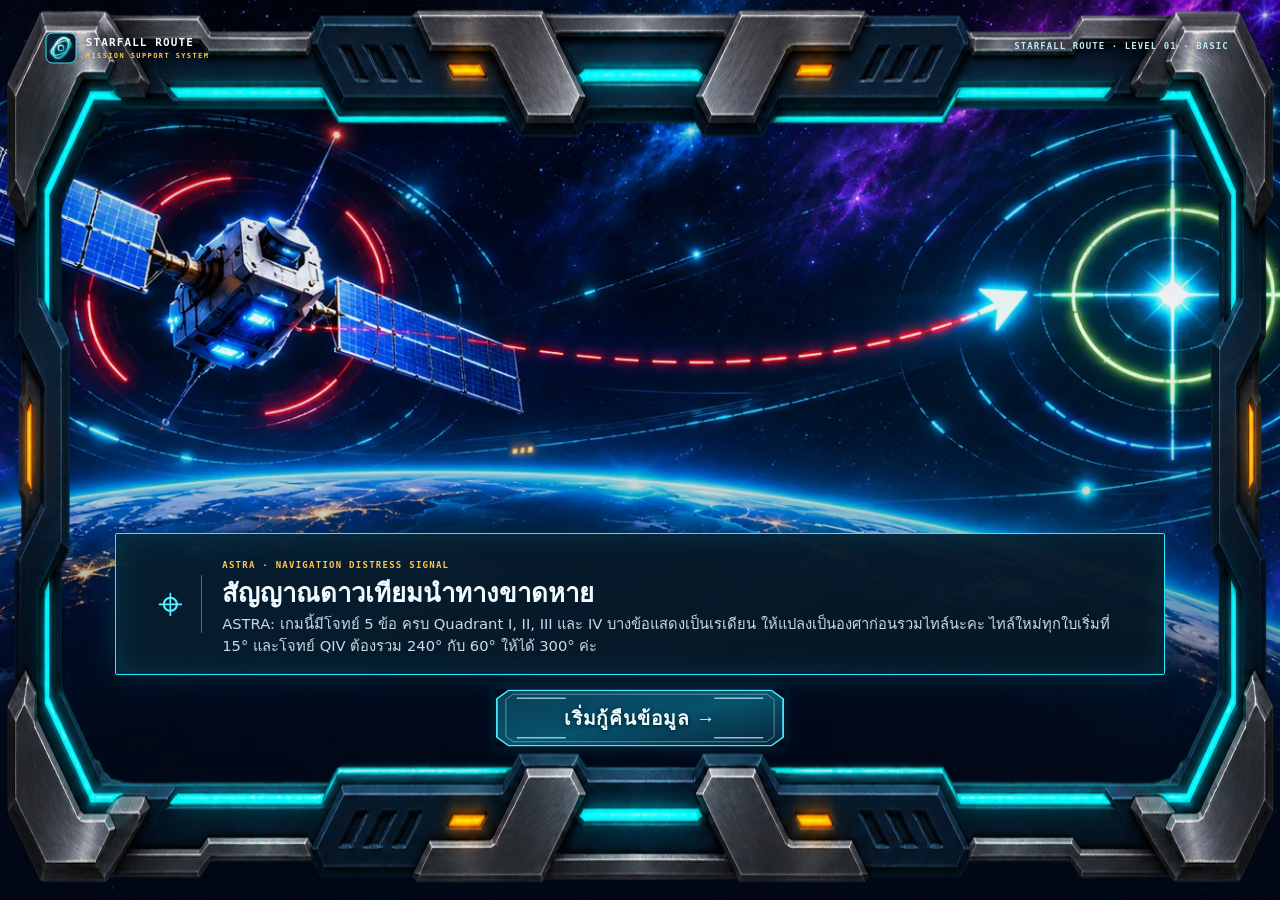
<file: trigo_merge.html>
<!doctype html>
<html lang="th">

<head>
    <meta charset="utf-8">
    <meta name="viewport" content="width=device-width,initial-scale=1">
    <meta name="theme-color" content="#061327">
    <link rel="icon" href="assets/favicon.svg">
    <link rel="stylesheet" href="assets/orbit-interface.css">
    <link rel="stylesheet" href="assets/minigame-tutorial.css">
    <title>Trigo Merge · Starfall Route</title>
    <style>
        :root {
            color-scheme: dark;
            --cyan: #42eaff;
            --ink: #effaff;
            --muted: #a9c7dc
        }

        * {
            box-sizing: border-box
        }

        body {
            margin: 0;
            min-height: 100vh;
            color: var(--ink);
            font: 500 16px/1.45 system-ui, "Segoe UI", sans-serif;
            background: radial-gradient(ellipse at 70% 35%, #145078 0, transparent 43%), radial-gradient(ellipse at 15% 85%, #183e6c 0, transparent 40%), linear-gradient(135deg, #020812, #07172c 55%, #030914)
        }

        body:before {
            content: "";
            position: fixed;
            inset: 0;
            pointer-events: none;
            background-image: radial-gradient(#d9f8ff 1px, transparent 1px), radial-gradient(#49dfff 1px, transparent 1px);
            background-size: 83px 83px, 137px 137px;
            background-position: 0 0, 37px 51px;
            opacity: .35
        }

        .shell {
            position: relative;
            width: min(1160px, 100%);
            min-height: 100vh;
            margin: auto;
            padding: 18px clamp(20px, 3vw, 42px);
            display: flex;
            flex-direction: column;
            align-items: center;
            justify-content: center;
            gap: 15px
        }

        .top {
            width: 100%;
            display: flex;
            justify-content: space-between;
            align-items: center;
            padding: 11px 16px;
            border: 1px solid #42eaffaa;
            background: #051321df;
            box-shadow: 0 0 24px #1ebdff36
        }

        .brand {
            font-weight: 900;
            letter-spacing: .12em
        }

        .brand small {
            display: block;
            color: var(--cyan);
            font-size: 10px;
            letter-spacing: .2em
        }

        .badge {
            padding: 7px 12px;
            border: 1px solid var(--cyan);
            color: var(--cyan);
            font-weight: 800;
            font-size: 13px
        }

        .layout {
            width: 100%;
            display: grid;
            grid-template-columns: minmax(0, .9fr) minmax(0, 1.1fr);
            gap: clamp(28px, 4vw, 54px);
            align-items: center
        }

        .mission,
        .game {
            min-width: 0;
            border: 1px solid #37ddff99;
            background: #041422e8;
            box-shadow: 0 0 24px #22d7ff20;
            padding: 18px
        }

        .mission h1 {
            font-size: clamp(21px, 3vw, 30px);
            margin: 0 0 9px;
            color: var(--cyan)
        }

        .mission p {
            margin: 0 0 13px;
            color: #d5eaf3
        }

        .target {
            padding: 12px;
            border: 1px solid #ffc64d88;
            background: #ffc64d0c
        }

        .target small {
            display: block;
            color: var(--muted);
            font-size: 11px;
            letter-spacing: .1em
        }

        .target strong {
            color: #ffd56b;
            font-size: 28px
        }

        .target-meta { display:flex; align-items:center; justify-content:space-between; gap:8px; margin-top:4px }
        .quadrant-badge { padding:4px 8px; border:1px solid #6de9ff88; border-radius:99px; color:#9af5ff; font:800 11px Consolas,monospace; letter-spacing:.08em }
        .quadrant-badge.q2 { color:#adffd2; border-color:#62e7aa88 }
        .quadrant-badge.q3 { color:#ffe59a; border-color:#ffd16699 }
        .quadrant-badge.q4 { color:#e0c0ff; border-color:#ba8bff99 }

        .stats {
            display: flex;
            justify-content: space-between;
            margin: 12px 0;
            color: var(--muted);
            font-size: 13px
        }

        .stats b {
            color: white
        }

        .board {
            width: min(100%, 440px);
            aspect-ratio: 1;
            padding: 9px;
            display: grid;
            grid-template-columns: repeat(4, 1fr);
            grid-template-rows: repeat(4, 1fr);
            gap: 8px;
            margin: auto;
            border: 2px solid #37ddff;
            background: linear-gradient(145deg, #06182bed, #041021);
            box-shadow: 0 0 0 5px #24c9ff16, 0 0 32px #17d8ff2a;
            touch-action: none
        }

        .cell {
            display: grid;
            place-items: center;
            min-width: 0;
            border: 1px solid #2a709099;
            background: #06172a;
            color: #45677d;
            font-size: clamp(12px, 2vw, 18px)
        }

        .cell.tile {
            color: #062031;
            font-weight: 950;
            font-size: clamp(16px, 3vw, 27px);
            background: linear-gradient(145deg, #b1faff, #42d6e8);
            border-color: #d8ffff;
            box-shadow: inset 0 0 14px #fff8, 0 0 12px #42eaff45;
            animation: pop .16s ease-out
        }

        .cell.v30 {
            background: linear-gradient(145deg, #bbf6d8, #50dba2)
        }

        .cell.v60 {
            background: linear-gradient(145deg, #d3f7a3, #96df54)
        }

        .cell.v120 {
            background: linear-gradient(145deg, #ffe694, #ffc34c)
        }

        .cell.v240 {
            color: #fff;
            background: linear-gradient(145deg, #ffbd73, #ff695b);
            box-shadow: 0 0 20px #ff9b64aa;
            animation: pop .28s ease-out
        }

        .cell.tile.angle-q1 { background:linear-gradient(145deg,#b1faff,#42d6e8) }
        .cell.tile.angle-q2 { background:linear-gradient(145deg,#bbf6d8,#50dba2) }
        .cell.tile.angle-q3 { background:linear-gradient(145deg,#ffe694,#ffc34c) }
        .cell.tile.angle-q4 { background:linear-gradient(145deg,#e1c4ff,#a878ef) }
        .cell.tile.target-tile { color:#fff; background:linear-gradient(145deg,#fff2a8,#ffad45); border-color:#fff4bd; box-shadow:0 0 10px #ffd166,0 0 30px #ffb22eaa,inset 0 0 16px #fff; animation:target-lock .55s cubic-bezier(.16,1,.3,1) both }

        @keyframes pop {
            from {
                transform: scale(.78)
            }

            to {
                transform: scale(1)
            }
        }

        .controls {
            display: flex;
            justify-content: center;
            gap: 7px;
            margin-top: 10px
        }

        .controls button,
        .action {
            min-height: 42px;
            padding: 8px 15px;
            border: 1px solid var(--cyan);
            background: #07334a;
            color: white;
            font-weight: 800;
            cursor: pointer
        }

        .controls button {
            min-width: 45px;
            font-size: 17px
        }

        .controls button:hover,
        .action:hover {
            background: #0a5269
        }

        .help {
            margin: 10px 0 0;
            text-align: center;
            color: var(--muted);
            font-size: 12px
        }

        .status {
            min-height: 24px;
            margin: 10px 0 0;
            text-align: center;
            color: #bce9f2
        }

        .briefing {
            position: fixed;
            z-index: 10;
            inset: 0;
            display: flex;
            flex-direction: column;
            justify-content: flex-end;
            align-items: center;
            gap: 14px;
            padding: 24px 24px 6vh;
            background: #02081428;
            overflow: hidden
        }

        .briefing[hidden] {
            display: none
        }

        .art {
            position: absolute;
            z-index: -1;
            inset: 0;
            background-image: linear-gradient(180deg, #02081445, #02081412 40%, #020814ca), var(--art);
            background-position: center;
            background-size: cover
        }

        .briefing:after {
            content: "";
            position: absolute;
            inset: 0;
            pointer-events: none;
            background: url("assets/ui-console-frame.png") center/100% 100% no-repeat
        }

        .route,
        .card,
        .action,
        .brand-mark {
            position: relative;
            z-index: 1
        }

        .route {
            position: absolute;
            top: 5%;
            right: 5%;
            font: 800 10px Consolas, monospace;
            color: #bdeaf4;
            letter-spacing: .12em
        }

        .card {
            width: min(1000px, 88vw);
            display: flex;
            align-items: center;
            gap: 18px;
            padding: 18px 23px;
            border: 1px solid #40e9ff;
            background: linear-gradient(100deg, #041525f2, #08283bf0 52%, #041525f2);
            box-shadow: 0 0 0 5px #062338b8, 0 0 30px #20dfff36
        }

        .mark {
            flex: 0 0 55px;
            font-size: 42px;
            color: var(--cyan);
            text-align: center;
            border-right: 1px solid #49e8f77a
        }

        .card small {
            color: #ffc64d;
            font-size: 10px;
            font-weight: 900;
            letter-spacing: .13em
        }

        .card h2 {
            margin: 4px 0;
            color: white;
            font-size: clamp(19px, 2vw, 28px)
        }

        .card p {
            margin: 0;
            color: #d4eaf1;
            line-height: 1.55
        }

        .action {
            width: min(300px, 80vw);
            min-height: 52px;
            font-size: 16px
        }

        .action[hidden] {
            display: none
        }

        @media(max-width:900px) {
            .shell {
                padding: 10px;
                justify-content: flex-start
            }

            .top {
                margin-top: 3px
            }

            .layout {
                grid-template-columns: 1fr;
                gap: 10px
            }

            .mission {
                padding: 12px
            }

            .mission p {
                font-size: 14px;
                margin-bottom: 8px
            }

            .target {
                display: inline-block;
                padding: 6px 10px
            }

            .target strong {
                font-size: 22px
            }

            .stats {
                margin: 6px 0
            }

            .game {
                padding: 10px
            }

            .board {
                width: min(100%, 390px);
                gap: 6px;
                padding: 7px
            }

            .cell {
                font-size: clamp(14px, 5vw, 23px)
            }

            .help {
                font-size: 11px
            }

            .briefing {
                padding: 15px 12px 7vh
            }

            .card {
                width: calc(100vw - 32px);
                align-items: flex-start;
                gap: 10px;
                padding: 13px
            }

            .mark {
                flex-basis: 36px;
                font-size: 30px
            }

            .card h2 {
                font-size: 17px
            }

            .card p {
                font-size: 13px
            }

            .route {
                top: 3%;
                right: 7%;
                font-size: 8px
            }
        }
    </style>
    <style>
        .top {
            min-height: 72px;
            position: relative;
            overflow: hidden;
            border-color: #42eaff88;
            background: linear-gradient(100deg, #06182beF, #09233bea 58%, #061528f5)
        }

        .top:after {
            content: "";
            position: absolute;
            left: 0;
            bottom: 0;
            width: var(--move-progress, 0%);
            height: 2px;
            background: var(--cyan);
            box-shadow: 0 0 12px var(--cyan);
            transition: width .25s ease
        }

        .brand {
            font-size: 18px
        }

        .top-right {
            display: flex;
            align-items: center;
            gap: 10px
        }

        .move-counter {
            display: flex;
            align-items: baseline;
            gap: 8px;
            padding: 4px 13px;
            border-left: 1px solid #42eaff55
        }

        .move-counter span {
            color: var(--muted);
            font-size: 11px;
            letter-spacing: .12em;
            font-weight: 800
        }

        .move-counter strong {
            min-width: 2ch;
            text-align: right;
            color: white;
            font-size: 30px;
            line-height: 1;
            font-variant-numeric: tabular-nums;
            text-shadow: 0 0 13px #42eaff88;
            transition: transform .14s, color .14s
        }

        .move-counter strong.tick {
            transform: scale(1.2);
            color: #76f7ff
        }

        .board {
            border-radius: 3px;
            position: relative;
            isolation: isolate;
            box-shadow: 0 0 0 5px #24c9ff16, 0 0 32px #17d8ff2a, inset 0 0 24px #27dfff0b;
            transition: box-shadow .2s
        }

        .board.moved {
            animation: board-nudge .22s ease-out
        }

        .board.merge-pop .cell.tile {
            animation: merge-pop .34s cubic-bezier(.2, .9, .25, 1) both
        }

        .board .cell.target-tile {
            z-index: 1;
            color: #fff;
            background: linear-gradient(145deg, #fff2a8, #ffad45);
            border-color: #fff4bd;
            box-shadow: 0 0 10px #ffd166, 0 0 30px #ffb22eaa, inset 0 0 16px #fff;
            animation: target-lock .55s cubic-bezier(.16, 1, .3, 1) both
        }

        .board.merge-pop .cell.target-tile {
            animation: target-lock .55s cubic-bezier(.16, 1, .3, 1) both
        }

        .mission.target-cleared {
            animation: mission-clear .65s ease-out
        }

        .mission.all-targets-cleared {
            animation: mission-victory .95s ease-in-out infinite alternate
        }

        .target.quadrant-change #target {
            animation: target-swap .34s cubic-bezier(.2, .9, .25, 1)
        }

        .run-progress {
            display: flex;
            justify-content: center;
            gap: 7px;
            margin: 12px auto 4px
        }

        .run-progress i {
            width: 11px;
            height: 11px;
            border: 1px solid #39839a;
            border-radius: 50%;
            background: #06182a;
            transition: transform .2s, background .2s, box-shadow .2s
        }

        .run-progress i.done { background: #53efcb; border-color: #b8fff0; box-shadow: 0 0 10px #53efcb99 }
        .run-progress i.active { transform: scale(1.35); background: #ffd166; border-color: #fff0b2; box-shadow: 0 0 14px #ffd166 }

        @keyframes merge-pop { 0% { transform:scale(.72);filter:brightness(1.8) } 55% { transform:scale(1.13);filter:brightness(1.35) } 100% { transform:scale(1);filter:brightness(1) } }
        @keyframes mission-clear { 30% { border-color:#fff1a5; box-shadow:0 0 38px #ffd16688 } }
        @keyframes mission-victory { to { box-shadow:0 0 38px #37f7ce77, inset 0 0 24px #37f7ce22 } }
        @keyframes target-swap { 50% { transform:scale(1.18);color:#fff } }

        .cell {
            border-radius: 2px;
            transition: background .16s, border-color .16s, transform .15s, filter .15s
        }

        .cell.tile {
            animation: tile-land .2s cubic-bezier(.2, .8, .2, 1) both
        }

        .cell.v30 {
            box-shadow: inset 0 0 14px #fff7, 0 0 12px #50dba255
        }

        .cell.v60 {
            box-shadow: inset 0 0 14px #fff7, 0 0 14px #b0ed5870
        }

        .cell.v120 {
            box-shadow: inset 0 0 15px #fff9, 0 0 16px #ffc34c88
        }

        .cell.v240 {
            font-size: clamp(19px, 3.2vw, 30px);
            letter-spacing: -.04em;
            animation: target-lock .42s cubic-bezier(.16, 1, .3, 1) both
        }

        .controls {
            display: grid;
            grid-template-columns: repeat(3, 58px);
            grid-template-rows: repeat(2, 50px);
            gap: 5px;
            margin-top: 13px
        }

        body .controls button {
            min-width: 0;
            min-height: 0;
            padding: 0;
            border: 0;
            background-image: url("assets/space-direction-keys-v2.png") !important;
            background-size: 200% 200% !important;
            background-repeat: no-repeat !important;
            background-color: transparent !important;
            box-shadow: none !important;
            font-size: 22px;
            line-height: 1;
            text-shadow: 0 0 8px #dffcff, 0 1px 4px #001522;
            filter: drop-shadow(0 2px 3px #0009);
            transition: transform .1s, filter .14s
        }

        body .controls button[data-dir=up] {
            grid-column: 2;
            grid-row: 1;
            background-position: left top !important
        }

        body .controls button[data-dir=left] {
            grid-column: 1;
            grid-row: 2;
            background-position: right top !important
        }

        body .controls button[data-dir=down] {
            grid-column: 2;
            grid-row: 2;
            background-position: left bottom !important
        }

        body .controls button[data-dir=right] {
            grid-column: 3;
            grid-row: 2;
            background-position: right bottom !important
        }

        .controls button:hover,
        .controls button:focus-visible {
            filter: brightness(1.18) drop-shadow(0 0 8px #42eaffaa);
            outline: none
        }

        .controls button:active {
            transform: translateY(2px) scale(.96);
            filter: brightness(1.3) drop-shadow(0 0 10px #42eaffcc)
        }

        .game {
            padding: 20px;
            background: linear-gradient(145deg, #071b2eef, #04111feF)
        }

        .mission {
            border-top: 2px solid #42eaff;
            background: linear-gradient(155deg, #08233a, #041321 75%)
        }

        .mission h1 {
            letter-spacing: -.03em
        }

        .target {
            position: relative;
            overflow: hidden;
            background: linear-gradient(100deg, #ffc64d14, #ffc64d05);
            border-color: #ffc64d77
        }

        .target:after {
            content: "";
            position: absolute;
            top: 0;
            right: 0;
            width: 5px;
            height: 100%;
            background: #ffc64d;
            box-shadow: 0 0 12px #ffc64d
        }

        .stats {
            padding-top: 11px;
            border-top: 1px solid #52c8e92c
        }

        .status {
            font-weight: 700;
            transition: color .2s
        }

        .status:not(:empty) {
            text-shadow: 0 0 10px #42eaff24
        }

        .action {
            border-radius: 2px;
            box-shadow: 0 3px 0 #03111d, 0 8px 20px #0006;
            transition: transform .12s, box-shadow .12s, background .12s
        }

        .action:hover {
            transform: translateY(-2px);
            box-shadow: 0 5px 0 #03111d, 0 10px 24px #0008
        }

        .action:active {
            transform: translateY(2px);
            box-shadow: 0 1px 0 #03111d
        }

        @keyframes tile-land {
            0% {
                transform: scale(.72);
                filter: brightness(1.7)
            }

            65% {
                transform: scale(1.07)
            }

            100% {
                transform: scale(1);
                filter: brightness(1)
            }
        }

        @keyframes target-lock {
            0% {
                transform: scale(.78);
                filter: brightness(1.8)
            }

            50% {
                transform: scale(1.12);
                filter: brightness(1.35)
            }

            100% {
                transform: scale(1);
                filter: brightness(1)
            }
        }

        @keyframes board-nudge {
            0% {
                transform: scale(.992)
            }

            60% {
                transform: scale(1.008)
            }

            100% {
                transform: scale(1)
            }
        }

        @media(max-width:900px) {
            .shell {
                gap: 10px
            }

            .top {
                min-height: 62px;
                padding: 8px 10px
            }

            .brand {
                font-size: 15px
            }

            .brand small {
                font-size: 8px
            }

            .top-right {
                gap: 7px
            }

            .move-counter {
                gap: 5px;
                padding: 3px 8px
            }

            .move-counter span {
                font-size: 9px
            }

            .move-counter strong {
                font-size: 25px
            }

            .mission .stats {
                display: none
            }

            .game {
                padding: 10px
            }

            .controls {
                grid-template-columns: repeat(3, 48px);
                grid-template-rows: repeat(2, 41px);
                margin-top: 10px
            }

            .help {
                margin-top: 7px
            }
        }

        @media (max-height: 1000px) and (min-width: 901px) {
            .shell { padding-top: 10px; padding-bottom: 10px; gap: 10px; }
            .board { width: min(100%, 330px); }
            .game { padding: 10px; }
            .controls { margin-top: 6px; }
            .run-progress { margin: 6px auto 2px; }
            .status { margin-top: 4px; }
        }

        @media(prefers-reduced-motion:reduce) {

            *,
            *:before,
            *:after {
                scroll-behavior: auto !important;
                animation-duration: .01ms !important;
                animation-iteration-count: 1 !important;
                transition-duration: .01ms !important
            }
        }
    </style>
    <style>
        #intro.briefing.story-screen,
        #result.briefing.story-screen {
            position: fixed;
            z-index: 20;
            inset: 0;
            display: flex;
            flex-direction: column;
            justify-content: flex-end;
            align-items: center;
            gap: 14px;
            padding: 24px 24px clamp(115px, 17vh, 160px);
            overflow: hidden;
            isolation: isolate;
            background: #0208142a;
            backdrop-filter: none
        }

        #intro.briefing.story-screen[hidden],
        #result.briefing.story-screen[hidden] {
            display: none !important
        }

        .brief-art {
            position: absolute;
            z-index: -1;
            inset: 0;
            background-image: linear-gradient(180deg, #02081438 0%, #02081408 38%, #02081438 60%, #020814a8 100%), var(--brief-art);
            background-position: center;
            background-size: cover
        }

        .briefing.story-screen:after {
            content: "";
            position: absolute;
            z-index: 1;
            inset: 0;
            pointer-events: none;
            background: url("assets/ui-console-frame.png") center/100% 100% no-repeat
        }

        .brief-brand,
        .brief-route,
        .brief-card,
        .briefing.story-screen .story-next {
            position: relative;
            z-index: 4
        }

        .brief-brand {
            position: absolute;
            top: 3.5%;
            left: 3.5%;
            display: flex;
            align-items: center;
            gap: 9px;
            color: #f1fbff;
            text-shadow: 0 2px 8px #001
        }

        .brief-brand img {
            width: 32px;
            height: 32px
        }

        .brief-brand span {
            display: grid;
            gap: 3px
        }

        .brief-brand b {
            font: 900 11px Consolas, monospace;
            letter-spacing: .1em
        }

        .brief-brand small {
            color: #ffc64d;
            font: 700 7px Consolas, monospace;
            letter-spacing: .2em
        }

        .brief-route {
            position: absolute;
            top: 4.5%;
            right: 4%;
            color: #bdeaf4;
            font: 800 9px Consolas, monospace;
            letter-spacing: .12em;
            text-shadow: 0 2px 8px #001
        }

        .brief-card {
            flex: 0 0 auto;
            width: min(1120px, 82vw);
            display: flex;
            align-items: center;
            gap: 20px;
            padding: 17px 24px;
            border: 1px solid #40e9ff;
            background: linear-gradient(100deg, #041525f2, #08283bf0 52%, #041525f2);
            box-shadow: 0 0 0 5px #062338b8, inset 0 0 26px #2deaff19, 0 0 30px #20dfff36
        }

        .brief-mark {
            flex: 0 0 62px;
            display: grid;
            place-items: center;
            height: 58px;
            border-right: 1px solid #49e8f77a;
            color: #55efff;
            font: 44px/1 Consolas, monospace
        }

        .brief-copy {
            min-width: 0
        }

        .brief-copy small {
            color: #ffc64d;
            font: 800 9px Consolas, monospace;
            letter-spacing: .14em
        }

        .brief-card h2 {
            margin: 4px 0;
            color: #f1fbff;
            font-size: clamp(18px, 2vw, 27px);
            line-height: 1.2
        }

        .brief-card p {
            margin: 0;
            color: #d4eaf1;
            font-size: clamp(14px, 1.15vw, 18px);
            line-height: 1.5
        }

        .briefing.story-screen .story-next {
            flex: 0 0 auto;
            width: min(290px, 70vw);
            min-height: 58px;
            margin: 0 auto;
            background: url("assets/satellite-button.svg") center/100% 100% no-repeat !important;
            font-size: clamp(15px, 1.5vw, 20px);
            letter-spacing: .04em
        }

        .briefing.story-screen .story-next:focus-visible {
            outline: 3px solid #fff;
            outline-offset: 4px
        }

        .success-beat { position:fixed; inset:0; z-index:19; display:grid; place-items:center; overflow:hidden; padding:20px; background:#020914a8; opacity:0; pointer-events:none; backdrop-filter:blur(3px); }
        .success-beat.show { animation:success-arrive 3.9s ease both; }
        .clear-panel { position:relative; width:min(92vw,620px); padding:clamp(20px,4vw,38px); overflow:hidden; border:1px solid #59efff; color:#eafaff; background:linear-gradient(145deg,#071b2df5,#061321f7 65%,#082a36f5); box-shadow:0 0 0 5px #062237bd,0 0 44px #16dfff6b,inset 0 0 34px #26dfff10; clip-path:polygon(0 14px,14px 0,calc(100% - 14px) 0,100% 14px,100% calc(100% - 14px),calc(100% - 14px) 100%,14px 100%,0 calc(100% - 14px)); animation:clear-panel-enter .56s cubic-bezier(.16,1,.3,1) both; }
        .clear-panel:before { content:""; position:absolute; inset:7px; border:1px solid #6deeff32; pointer-events:none; clip-path:inherit; }
        .clear-panel:after { content:""; position:absolute; top:0; left:-45%; width:36%; height:100%; background:linear-gradient(90deg,transparent,#77fff22a,transparent); transform:skewX(-18deg); animation:clear-scan 1.2s .35s ease-out both; pointer-events:none; }
        .clear-head { position:relative; display:flex; align-items:center; gap:15px; padding-bottom:18px; border-bottom:1px solid #60ebff49; }
        .clear-mark { display:grid; place-items:center; flex:0 0 52px; width:52px; height:52px; border:1px solid #8affdf; color:#8affdf; font:900 30px Consolas,monospace; box-shadow:0 0 22px #34ffc766,inset 0 0 16px #34ffc733; animation:clear-mark .5s .2s cubic-bezier(.16,1,.3,1) both; }
        .clear-heading { min-width:0; flex:1; }
        .clear-heading small,.clear-panel .clear-footer { color:#78e9f7; font:800 9px Consolas,monospace; letter-spacing:.16em; }
        .clear-heading h2 { margin:5px 0 0; color:#f4ffff; font-size:clamp(21px,3.4vw,34px); line-height:1.15; }
        .clear-brand { color:#ffd166; font:900 9px Consolas,monospace; letter-spacing:.12em; text-align:right; }
        .clear-score { display:grid; justify-items:center; gap:4px; padding:20px 0 16px; }
        .clear-score strong { color:#eaffff; font:900 clamp(36px,7vw,58px)/1 Consolas,monospace; text-shadow:0 0 22px #46edff7d; }
        .clear-score span { color:#a8dce5; font:800 9px Consolas,monospace; letter-spacing:.22em; }
        .clear-quarters { display:grid; grid-template-columns:repeat(4,1fr); gap:8px; margin:0 0 15px; }
        .clear-quarters span { display:flex; align-items:center; justify-content:center; gap:6px; min-height:34px; border:1px solid #5eeaff44; background:#24dfff0b; color:#aaf5ff; font:900 10px Consolas,monospace; letter-spacing:.08em; animation:clear-quarter .35s both; }
        .clear-quarters span:nth-child(2) { animation-delay:.08s; color:#baffd7; border-color:#71e9a555; }
        .clear-quarters span:nth-child(3) { animation-delay:.16s; color:#ffe5a1; border-color:#ffd16666; }
        .clear-quarters span:nth-child(4) { animation-delay:.24s; color:#dfc5ff; border-color:#bb8aff66; }
        .clear-quarters b { font-size:13px; }
        .clear-meter { display:grid; grid-template-columns:repeat(5,1fr); gap:5px; }
        .clear-meter i { height:5px; background:#38f2c9; box-shadow:0 0 10px #38f2c9a6; animation:clear-meter-fill .3s both; animation-delay:calc(var(--pip) * 55ms); }
        .clear-footer { display:flex; justify-content:space-between; gap:12px; margin-top:16px; padding-top:12px; border-top:1px solid #60ebff32; }
        .clear-footer b { color:#8affdf; }
        @keyframes success-arrive { 0%{opacity:0} 9%,90%{opacity:1} 100%{opacity:0} }
        @keyframes clear-panel-enter { from{opacity:0;transform:translateY(18px) scale(.94);filter:brightness(1.8)} to{opacity:1;transform:translateY(0) scale(1);filter:brightness(1)} }
        @keyframes clear-mark { from{transform:scale(.5) rotate(-35deg);opacity:0} to{transform:scale(1) rotate(0);opacity:1} }
        @keyframes clear-quarter { from{transform:translateY(7px);opacity:0} to{transform:translateY(0);opacity:1} }
        @keyframes clear-meter-fill { from{transform:scaleX(0);transform-origin:left;filter:brightness(2)} to{transform:scaleX(1);transform-origin:left;filter:brightness(1)} }
        @keyframes clear-scan { 0%{left:-45%;opacity:0} 18%{opacity:1} 100%{left:120%;opacity:0} }

        @media(prefers-reduced-motion:reduce) {
            *,*::before,*::after { scroll-behavior:auto !important; animation-duration:.01ms !important; animation-iteration-count:1 !important; transition-duration:.01ms !important }
            .success-beat.show { opacity:1; animation:none }
        }

        @media(max-width:520px) {
            .success-beat { padding:12px }
            .clear-panel { padding:20px 16px }
            .clear-head { gap:10px }
            .clear-mark { flex-basis:42px; width:42px; height:42px; font-size:25px }
            .clear-heading small { font-size:7px; letter-spacing:.1em }
            .clear-brand { max-width:62px; font-size:7px }
            .clear-quarters { gap:4px }
            .clear-quarters span { gap:3px; font-size:8px }
            .clear-footer { font-size:7px!important; letter-spacing:.08em!important }
        }

        @media(max-height:620px) {
            .minigame-tutorial-shell.trigo-merge-tutorial {
                grid-template-rows: 28% 1fr 4%
            }

            .minigame-tutorial-shell.trigo-merge-tutorial .minigame-tutorial-heading {
                top: 12%
            }

            .minigame-tutorial-shell.trigo-merge-tutorial .minigame-tutorial-astra {
                height: 34vh
            }

            .minigame-tutorial-shell.trigo-merge-tutorial .minigame-demo-console {
                min-height: 260px
            }
        }

        @media(max-width:650px) {

            #intro.briefing.story-screen,
            #result.briefing.story-screen {
                gap: 10px;
                padding: 100px 12px clamp(86px, 17vh, 140px)
            }

            .brief-brand {
                top: 3%;
                left: 6%;
                gap: 6px
            }

            .brief-brand img {
                width: 25px;
                height: 25px
            }

            .brief-brand b {
                font-size: 9px
            }

            .brief-brand small {
                font-size: 6px
            }

            .brief-route {
                top: 4%;
                right: 7%;
                max-width: 40vw;
                text-align: right;
                font-size: 7px;
                line-height: 1.5
            }

            .brief-card {
                width: calc(100vw - 34px);
                align-items: flex-start;
                gap: 11px;
                padding: 12px 13px
            }

            .brief-mark {
                flex-basis: 38px;
                height: 46px;
                font-size: 30px
            }

            .brief-copy small {
                font-size: 7px
            }

            .brief-card h2 {
                font-size: 16px
            }

            .brief-card p {
                font-size: 12px;
                line-height: 1.45
            }

            .briefing.story-screen .story-next {
                width: min(250px, 68vw);
                min-height: 48px;
                font-size: 15px
            }
        }

        @media(max-height:620px) and (min-width:651px) {

            #intro.briefing.story-screen,
            #result.briefing.story-screen {
                padding-top: 85px;
                padding-bottom: clamp(92px, 17vh, 105px)
            }
        }

        .minigame-tutorial-shell.trigo-merge-tutorial {
            grid-template-rows: 26% 1fr 6%;
            padding: 0 8.5vw 4vh
        }

        .minigame-tutorial-shell.trigo-merge-tutorial .minigame-tutorial-heading {
            top: 15%;
            left: 8.5vw;
            right: 8.5vw
        }

        .minigame-tutorial-shell.trigo-merge-tutorial .minigame-tutorial-heading h1 {
            margin: 6px 0 0;
            font-size: clamp(21px, 2vw, 32px);
            line-height: 1.2
        }

        .minigame-tutorial-shell.trigo-merge-tutorial .minigame-tutorial-heading>b {
            margin-top: 5px
        }

        .minigame-tutorial-shell.trigo-merge-tutorial .minigame-tutorial-astra {
            position: relative;
            left: -6.5vw;
            bottom: 7vh;
            width: 82%;
            height: min(50vh, 500px);
            align-self: end;
            background-image: url("assets/character-astra-hologram.png");
            background-position: center bottom;
            background-size: contain
        }

        .minigame-tutorial-shell.trigo-merge-tutorial .minigame-tutorial-dialog {
            position: relative;
            top: -3vh;
            min-height: clamp(235px, 34vh, 350px);
            align-self: center;
            margin-top: 3vh;
            padding: clamp(17px, 2vw, 28px)
        }

        .minigame-tutorial-shell.trigo-merge-tutorial .minigame-tutorial-dialog p {
            margin: 14px 0;
            min-height: 70px;
            text-align: left
        }

        .minigame-tutorial-shell.trigo-merge-tutorial .minigame-tutorial-example {
            position: relative;
            top: -3vh;
            padding-left: 1vw
        }

        .minigame-tutorial-shell.trigo-merge-tutorial .minigame-demo-console {
            min-height: clamp(340px, 46vh, 500px)
        }

        .minigame-tutorial-shell.trigo-merge-tutorial .minigame-demo-row>b {
            min-width: 38px;
            color: #80efff;
            font: 900 10px Consolas, monospace
        }

        @media(max-width:900px) {
            .minigame-tutorial-shell.trigo-merge-tutorial {
                grid-template-rows: 26% 1fr 6%;
                padding-left: 6vw;
                padding-right: 6vw
            }

            .minigame-tutorial-shell.trigo-merge-tutorial .minigame-tutorial-heading {
                left: 6vw;
                right: 6vw;
                top: 14%
            }

            .minigame-tutorial-shell.trigo-merge-tutorial .minigame-tutorial-dialog {
                margin-top: 2vh
            }
        }

        @media(max-width:650px) {

            #intro.briefing.story-screen,
            #result.briefing.story-screen {
                gap: 12px
            }

            .minigame-tutorial-shell.trigo-merge-tutorial {
                grid-template-rows: 24% 1fr 6%;
                padding: 0 7vw 3vh
            }

            .minigame-tutorial-shell.trigo-merge-tutorial .minigame-tutorial-heading {
                top: 12%;
                left: 7vw;
                right: 7vw
            }

            .minigame-tutorial-shell.trigo-merge-tutorial .minigame-tutorial-heading h1 {
                font-size: 17px;
                line-height: 1.15
            }

            .minigame-tutorial-shell.trigo-merge-tutorial .minigame-tutorial-dialog {
                top: -1vh;
                margin-top: 0;
                min-height: 210px
            }

            .minigame-tutorial-shell.trigo-merge-tutorial .minigame-tutorial-example {
                top: -1vh
            }

            .minigame-tutorial-shell.trigo-merge-tutorial .minigame-demo-console {
                min-height: 260px
            }

            .minigame-tutorial-shell.trigo-merge-tutorial .minigame-tutorial-dialog p {
                min-height: 56px;
                margin: 8px 0;
                text-align: left
            }

            .minigame-tutorial-shell.trigo-merge-tutorial .minigame-tutorial-astra {
                left: 0;
                bottom: 0;
                width: 100%;
                height: 30vh;
            }
        }

        @media(max-height:620px) {
            .minigame-tutorial-shell.trigo-merge-tutorial .minigame-tutorial-astra {
                height: 34vh
            }
        }
    </style>
  <link rel="stylesheet" href="assets/minigame-button-fit.css">
</head>

<body>
    <main class="shell">
        <header class="top">
            <div class="brand">STARFALL<small>TRIGO MERGE · NAVIGATION RECOVERY</small></div>
            <div class="top-right">
                <div class="move-counter" aria-live="polite"><span>MOVES</span><strong id="topMoves">0/2</strong></div>
            </div>
        </header>
        <div class="layout">
            <aside class="mission">
                <h1>กู้คืนข้อมูลมุม</h1>
                <p>เลื่อนไทล์มุมค่าเดียวกันให้รวมกัน
                    และสร้างมุมเป้าหมายทั้ง 5 ข้อภายในจำนวนครั้งที่กำหนด</p>
                <div class="target"><small>มุมเป้าหมาย · TARGET ANGLE</small><div class="target-meta"><strong id="target">240°</strong><span class="quadrant-badge q1" id="quadrantBadge">QUADRANT I</span></div></div>
                <div class="stats"><span>รวมมุม <b id="merges">0</b></span><span>จำกัด <b id="moveLimitLabel">2
                            moves</b></span></div>
                <p class="help">เริ่มจาก 15° แล้วรวมไทล์ให้ถึงเป้าหมายภายใน <span id="moveLimitInline">2</span> moves<br>ลูกศร / WASD /
                    D-pad · รวมไทล์ที่มีค่าเท่ากัน</p>
            </aside>
            <section class="game" aria-label="กระดาน Trigo Merge">
                <div class="board" id="board" role="grid" aria-label="กระดาน 4 คูณ 4"></div>
                <div class="controls" aria-label="เลื่อนกระดาน"><button data-dir="up"
                        aria-label="ขึ้น">↑</button><button data-dir="left" aria-label="ซ้าย">←</button><button
                        data-dir="down" aria-label="ลง">↓</button><button data-dir="right" aria-label="ขวา">→</button>
                </div>
                <div class="run-progress" id="runProgress" role="img" aria-label="ความคืบหน้า 0 จาก 5 เป้าหมาย"></div>
                <p class="status" id="status" aria-live="polite">จับคู่มุมค่าเดียวกันเพื่อรวมไทล์</p>
            </section>
        </div>
    </main>
    <section class="briefing story-screen" id="intro" role="dialog" aria-modal="true" aria-labelledby="introTitle">
        <div class="brief-art" id="introArt" aria-hidden="true"></div>
        <div class="brief-brand"><img src="assets/favicon.svg" alt=""><span><b>STARFALL ROUTE</b><small>MISSION SUPPORT
                    SYSTEM</small></span></div><small class="brief-route" id="route"></small>
        <article class="brief-card"><span class="brief-mark" aria-hidden="true">⌖</span>
            <div class="brief-copy"><small>ASTRA · NAVIGATION DISTRESS SIGNAL</small>
                <h2 id="introTitle">สัญญาณดาวเทียมนำทางขาดหาย</h2>
                <p id="introText">ASTRA: คลื่นรบกวนทำให้ข้อมูลมุมกระจัดกระจายค่ะ
                    รวมไทล์มุมค่าเดียวกันเพื่อสร้างมุมเป้าหมาย แล้วเราจะใช้ค่านั้นปรับแนวเสาอากาศและกู้การสื่อสารกลับมา
                </p>
            </div>
        </article>
        <button class="action story-next" id="start">เริ่มกู้คืนข้อมูล →</button>
    </section>
    <section class="briefing story-screen" id="result" hidden role="dialog" aria-modal="true"
        aria-labelledby="resultTitle">
        <div class="brief-art" id="resultArt" aria-hidden="true"></div>
        <div class="brief-brand"><img src="assets/favicon.svg" alt=""><span><b>STARFALL ROUTE</b><small>MISSION SUPPORT
                    SYSTEM</small></span></div><small class="brief-route" id="resultRoute"></small>
        <article class="brief-card"><span class="brief-mark" aria-hidden="true">⌖</span>
            <div class="brief-copy"><small id="resultKicker">SATELLITE LINK · SYSTEM STATUS</small>
                <h2 id="resultTitle"></h2>
                <p id="resultText"></p>
            </div>
        </article>
        <button class="action story-next" id="done">ไปยังภารกิจถัดไป ↗</button>
    </section>
    <section class="success-beat" id="successBeat" role="status" aria-hidden="true" aria-live="polite" aria-label="ภารกิจสำเร็จ">
        <div class="clear-panel">
            <header class="clear-head">
                <span class="clear-mark" aria-hidden="true">✓</span>
                <div class="clear-heading"><small>MISSION CLEAR · SIGNAL RESTORED</small><h2>กู้คืนเส้นทางสำเร็จ</h2></div>
                <span class="clear-brand">STARFALL<br>TRIGO MERGE</span>
            </header>
            <div class="clear-score"><strong>5 / 5</strong><span>TARGETS SYNCHRONIZED</span></div>
            <div class="clear-quarters" aria-label="ผ่านครบทั้งสี่ควอดแรนต์"><span><b>✓</b> QUADRANT I</span><span><b>✓</b> QUADRANT II</span><span><b>✓</b> QUADRANT III</span><span><b>✓</b> QUADRANT IV</span></div>
            <div class="clear-meter" aria-hidden="true"><i style="--pip:0"></i><i style="--pip:1"></i><i style="--pip:2"></i><i style="--pip:3"></i><i style="--pip:4"></i></div>
            <footer class="clear-footer"><span>5 QUESTIONS · ALL QUADRANTS</span><b>ALL SYSTEMS ONLINE</b></footer>
        </div>
    </section>
    <script>
        (() => {
            'use strict';

            const params = new URLSearchParams(location.search);
            const level = Math.max(1, Number(params.get('level')) || 1);
            const selectedUnit = params.get('unit') === 'radian' ? 'radian' : 'degree';
            const content = params.get('content') || 'basic';
            const $ = id => document.getElementById(id);
            const boardEl = $('board');
            const labels = {
                15: ['15°', 'π/12'], 30: ['30°', 'π/6'], 45: ['45°', 'π/4'],
                60: ['60°', 'π/3'], 120: ['120°', '2π/3'], 135: ['135°', '3π/4'],
                150: ['150°', '5π/6'], 210: ['210°', '7π/6'], 225: ['225°', '5π/4'],
                240: ['240°', '4π/3'], 300: ['300°', '5π/3'], 315: ['315°', '7π/4'],
                330: ['330°', '11π/6']
            };
            // Every spawned tile is 15°. Larger values can only come from player merges.
            // The final QIV synthesis combines the earned 240° and 60° tiles to reach 300°.
            const targetsByQuadrant = {
                I: [{ angle: 30, mergeValue: 30 }, { angle: 60, mergeValue: 60 }],
                II: [{ angle: 120, mergeValue: 120 }],
                III: [{ angle: 240, mergeValue: 240 }],
                IV: [{ angle: 300, mergeValue: 300, recipe: '240° + 60°' }]
            };
            const targetQuadrants = ['I', 'II', 'III', 'IV'];
            const moveLimits = { 30: 2, 60: 6, 120: 14, 240: 30, 300: 40 };
            const TOTAL_TARGETS = 5;

            let board = Array(16).fill(0);
            let roundGoals = [];
            let round = 0;
            let merges = 0;
            let moves = 0;
            let totalMoves = 0;
            let completedTargets = 0;
            let ended = false;
            let started = false;
            let outcome = false;
            let touchStart = null;
            let completionTimer = 0;

            function pickFromQuadrant(quadrant) {
                const choices = targetsByQuadrant[quadrant];
                return { ...choices[Math.floor(Math.random() * choices.length)], quadrant };
            }

            function shuffle(values) {
                for (let index = values.length - 1; index > 0; index--) {
                    const other = Math.floor(Math.random() * (index + 1));
                    [values[index], values[other]] = [values[other], values[index]];
                }
                return values;
            }

            function buildGoals() {
                const quadrants = shuffle([...targetQuadrants]);
                return [
                    ...shuffle(quadrants).map(pickFromQuadrant),
                    pickFromQuadrant(targetQuadrants[Math.floor(Math.random() * targetQuadrants.length)])
                ];
            }

            function currentGoal() { return roundGoals[round]; }
            function currentMoveLimit() { return moveLimits[currentGoal().mergeValue] || 14; }
            function isRadianPrompt() { return round === 1 || round === 3; }
            function quadrantOf(angle) {
                const normalized = ((angle % 360) + 360) % 360;
                if (normalized > 0 && normalized < 90) return 'I';
                if (normalized > 90 && normalized < 180) return 'II';
                if (normalized > 180 && normalized < 270) return 'III';
                return 'IV';
            }
            function formatAngle(degrees, radians = false) {
                const label = labels[degrees];
                if (label) return radians ? label[1] : label[0];
                return radians ? `${(degrees * Math.PI / 180).toFixed(2)} rad` : `${degrees}°`;
            }

            function render(merged = false, goalReached = false) {
                boardEl.replaceChildren(...board.map(value => {
                    const cell = document.createElement('div');
                    cell.className = `cell${value ? ` tile v${value}` : ''}`;
                    if (value) cell.classList.add(`angle-q${['I', 'II', 'III', 'IV'].indexOf(quadrantOf(value)) + 1}`);
                    if (goalReached && value === currentGoal().mergeValue) cell.classList.add('target-tile');
                    cell.setAttribute('role', 'gridcell');
                    cell.setAttribute('aria-label', value ? `${value}°` : 'ว่าง');
                    cell.textContent = value ? `${value}°` : '·';
                    return cell;
                }));
                $('merges').textContent = String(merges);
                $('topMoves').textContent = `${moves}/${currentMoveLimit()}`;
                $('topMoves').classList.remove('tick');
                requestAnimationFrame(() => $('topMoves').classList.add('tick'));
                document.querySelector('.top').style.setProperty('--move-progress', `${moves / currentMoveLimit() * 100}%`);
                boardEl.classList.remove('moved');
                boardEl.classList.remove('merge-pop');
                requestAnimationFrame(() => {
                    boardEl.classList.add('moved');
                    if (merged) boardEl.classList.add('merge-pop');
                });
                if (merged) window.setTimeout(() => boardEl.classList.remove('merge-pop'), 380);
            }

            function renderProgress() {
                const progress = $('runProgress');
                const dots = Array.from({ length: TOTAL_TARGETS }, (_, index) => {
                    const dot = document.createElement('i');
                    const quadrant = roundGoals[index].quadrant;
                    dot.className = index < completedTargets ? 'done' : index === round ? 'active' : '';
                    dot.title = `เป้าหมาย ${index + 1}: Quadrant ${quadrant}`;
                    return dot;
                });
                progress.replaceChildren(...dots);
                progress.setAttribute('aria-label', `ความคืบหน้า ${completedTargets} จาก ${TOTAL_TARGETS} เป้าหมาย`);
            }

            function updateRoundDisplay() {
                const goal = currentGoal();
                document.body.dataset.trigoGoal = String(goal);
                const shown = formatAngle(goal.angle, isRadianPrompt());
                const quadrant = goal.quadrant;
                const quadrantNumber = ['I', 'II', 'III', 'IV'].indexOf(quadrant) + 1;
                const targetCard = document.querySelector('.target');
                targetCard.classList.remove('quadrant-change');
                requestAnimationFrame(() => targetCard.classList.add('quadrant-change'));
                $('target').textContent = shown;
                $('quadrantBadge').textContent = `QUADRANT ${quadrant}`;
                $('quadrantBadge').className = `quadrant-badge q${quadrantNumber}`;
                const conversion = isRadianPrompt() ? `แปลง ${shown} เป็น ${goal.angle}°` : `เป้าหมาย ${shown}`;
                const mergeInstruction = goal.recipe
                    ? `รวมไทล์ ${goal.recipe} เพื่อสร้าง ${goal.angle}° จริง`
                    : `รวมไทล์ให้ได้ ${goal.angle}°`;
                $('status').textContent = `ข้อ ${round + 1}/${TOTAL_TARGETS} · Quadrant ${quadrant} · ${conversion} · ${mergeInstruction}`;
                $('moveLimitLabel').textContent = `${currentMoveLimit()} moves`;
                $('moveLimitInline').textContent = String(currentMoveLimit());
                $('topMoves').textContent = `0/${currentMoveLimit()}`;
                renderProgress();
            }

            function spawnTile() {
                const empty = board.map((value, index) => value === 0 ? index : -1).filter(index => index >= 0);
                if (!empty.length) return;
                const index = empty[Math.floor(Math.random() * empty.length)];
                board[index] = 15;
            }

            function resetRound() {
                board = Array(16).fill(0);
                merges = 0;
                moves = 0;
                ended = false;
                board[5] = 15;
                board[6] = 15;
                updateRoundDisplay();
                render();
            }

            function showResult(success, reason = '') {
                $('successBeat').classList.remove('show');
                $('successBeat').setAttribute('aria-hidden', 'true');
                outcome = success;
                $('resultKicker').textContent = success ? 'ROUTE RESTORED · SYSTEM ONLINE' : 'SIGNAL PARTIAL · BACKUP ACTIVE';
                $('resultTitle').textContent = success ? 'ปรับแนวเสาอากาศสำเร็จ' : 'ยังรวมข้อมูลมุมไม่ครบ';
                $('resultText').textContent = success
                    ? `กู้คืนข้อมูลครบทั้ง ${TOTAL_TARGETS} ข้อและใช้ ${totalMoves} moves ดาวเทียมเชื่อมต่อสถานีควบคุมแล้ว`
                    : `${reason || 'กระดานเต็มและไม่มีการรวมที่ทำได้'} ASTRA กำลังชดเชยเส้นทางให้ STARFALL`;
                $('resultRoute').textContent = `STARFALL ROUTE · LEVEL ${String(level).padStart(2, '0')}`;
                $('resultArt').style.setProperty('--brief-art', `url("assets/satellite-alignment-${success ? 'outro' : 'intro'}.webp")`);
                $('done').hidden = false;
                $('done').textContent = success ? 'ไปยังภารกิจถัดไป ↗' : 'ส่งผลภารกิจและไปต่อ ↗';
                $('result').hidden = false;
                if (window.parent !== window) parent.postMessage({ type: 'orbit-minigame-story-wait' }, '*');
            }

            function finishTarget(success, reason = '') {
                if (ended) return;
                ended = true;
                if (!success) {
                    showResult(false, reason);
                    return;
                }
                completedTargets++;
                if (round < TOTAL_TARGETS - 1) {
                    document.querySelector('.mission').classList.remove('target-cleared');
                    document.querySelector('.mission').classList.add('target-cleared');
                    $('status').textContent = `ล็อกมุม ${currentGoal().angle}° สำเร็จ · เตรียมเป้าหมายถัดไป`;
                    round++;
                    renderProgress();
                    window.setTimeout(() => {
                        document.querySelector('.mission').classList.remove('target-cleared');
                        resetRound();
                    }, 780);
                    return;
                }
                document.querySelector('.mission').classList.add('all-targets-cleared');
                renderProgress();
                $('status').textContent = 'ครบทั้ง 5 ข้อ ครบ Q1–Q4 · กำลังกู้คืนเส้นทางสื่อสาร';
                $('successBeat').classList.add('show');
                $('successBeat').setAttribute('aria-hidden', 'false');
                const reducedMotion = window.matchMedia('(prefers-reduced-motion: reduce)').matches;
                completionTimer = window.setTimeout(() => showResult(true), reducedMotion ? 1200 : 3900);
            }

            function canMove(direction) {
                const canMerge = (first, second) => {
                    const combined = first + second;
                    const equalTiles = first === second && combined <= currentGoal().mergeValue;
                    const completesTarget = combined === currentGoal().mergeValue && Boolean(currentGoal().recipe);
                    return equalTiles || completesTarget;
                };
                for (let row = 0; row < 4; row++) {
                    for (let col = 0; col < 4; col++) {
                        const nextRow = row + (direction === 'up' ? -1 : direction === 'down' ? 1 : 0);
                        const nextCol = col + (direction === 'left' ? -1 : direction === 'right' ? 1 : 0);
                        if (nextRow < 0 || nextRow >= 4 || nextCol < 0 || nextCol >= 4) continue;
                        const value = board[row * 4 + col];
                        const next = board[nextRow * 4 + nextCol];
                        if ((!value && next) || (value && next && canMerge(value, next))) return true;
                    }
                }
                return false;
            }

            function slide(direction) {
                if (!started || ended) return;
                const before = board.join(',');
                let didMerge = false;
                for (let line = 0; line < 4; line++) {
                    const indexes = [];
                    for (let offset = 0; offset < 4; offset++) {
                        const row = direction === 'up' ? offset : direction === 'down' ? 3 - offset : line;
                        const col = direction === 'left' ? offset : direction === 'right' ? 3 - offset : line;
                        indexes.push(row * 4 + col);
                    }
                    const values = indexes.map(index => board[index]).filter(Boolean);
                    const merged = [];
                    for (let index = 0; index < values.length; index++) {
                        const combined = values[index] + (values[index + 1] || 0);
                        const equalTiles = values[index] === values[index + 1] && combined <= currentGoal().mergeValue;
                        const completesTarget = values[index + 1] !== undefined
                            && combined === currentGoal().mergeValue
                            && Boolean(currentGoal().recipe);
                        if (equalTiles || completesTarget) {
                            merged.push(combined);
                            merges++;
                            didMerge = true;
                            index++;
                            if (combined === currentGoal().mergeValue) {
                                moves++;
                                totalMoves++;
                                indexes.forEach((cellIndex, position) => { board[cellIndex] = merged[position] || 0; });
                                render(true, true);
                                finishTarget(true);
                                return;
                            }
                        } else {
                            merged.push(values[index]);
                        }
                    }
                    indexes.forEach((cellIndex, position) => { board[cellIndex] = merged[position] || 0; });
                }
                if (before === board.join(',')) return;
                moves++;
                totalMoves++;
                spawnTile();
                render(didMerge);
                if (moves >= currentMoveLimit()) {
                    finishTarget(false, `ใช้การเลื่อนครบ ${currentMoveLimit()} ครั้งแล้วยังรวมไทล์ถึง ${currentGoal().mergeValue}° ไม่สำเร็จ`);
                } else if (!['up', 'down', 'left', 'right'].some(canMove)) {
                    finishTarget(false, 'ข้อมูลมุมกระจายเต็มกระดานแล้ว');
                }
            }

            document.addEventListener('keydown', event => {
                const directions = { ArrowUp: 'up', KeyW: 'up', ArrowDown: 'down', KeyS: 'down', ArrowLeft: 'left', KeyA: 'left', ArrowRight: 'right', KeyD: 'right' };
                const direction = directions[event.code];
                if (direction) {
                    event.preventDefault();
                    slide(direction);
                }
            });
            document.querySelectorAll('[data-dir]').forEach(button => button.addEventListener('click', () => slide(button.dataset.dir)));
            boardEl.addEventListener('pointerdown', event => { touchStart = [event.clientX, event.clientY]; });
            boardEl.addEventListener('pointerup', event => {
                if (!touchStart) return;
                const dx = event.clientX - touchStart[0];
                const dy = event.clientY - touchStart[1];
                touchStart = null;
                if (Math.max(Math.abs(dx), Math.abs(dy)) < 24) return;
                slide(Math.abs(dx) > Math.abs(dy) ? (dx > 0 ? 'right' : 'left') : (dy > 0 ? 'down' : 'up'));
            });

            roundGoals = buildGoals();
            document.body.dataset.trigoGoal = String(roundGoals[0].mergeValue);
            document.body.dataset.trigoDisplayGoal = String(roundGoals[0].angle);
            document.body.dataset.trigoUnit = selectedUnit;
            document.body.dataset.trigoMoveLimit = String(moveLimits[roundGoals[0].mergeValue] || 14);
            $('route').textContent = $('resultRoute').textContent = `STARFALL ROUTE · LEVEL ${String(level).padStart(2, '0')} · ${content.toUpperCase()}`;
            $('introArt').style.setProperty('--brief-art', 'url("assets/satellite-alignment-intro.webp")');
            $('introText').textContent = 'ASTRA: เกมนี้มีโจทย์ 5 ข้อ ครบ Quadrant I, II, III และ IV บางข้อแสดงเป็นเรเดียน ให้แปลงเป็นองศาก่อนรวมไทล์นะคะ ไทล์ใหม่ทุกใบเริ่มที่ 15° และโจทย์ QIV ต้องรวม 240° กับ 60° ให้ได้ 300° ค่ะ';
            $('start').addEventListener('click', () => {
                if (started) return;
                started = true;
                $('intro').hidden = true;
                resetRound();
                if (window.parent !== window) parent.postMessage({ type: 'orbit-minigame-start' }, '*');
            });
            $('done').addEventListener('click', () => {
                if (window.parent !== window) {
                    parent.postMessage({ type: 'orbit-minigame-result', success: outcome, score: outcome ? Math.max(0, 1000 - totalMoves * 10) : 0, level, quizAccuracy: outcome ? 100 : 0 }, '*');
                } else {
                    $('result').hidden = true;
                }
            });
            updateRoundDisplay();
            render();
        })();
    </script>
    <script src="assets/minigame-tutorial.js" defer></script>
</body>

</html>
</file>
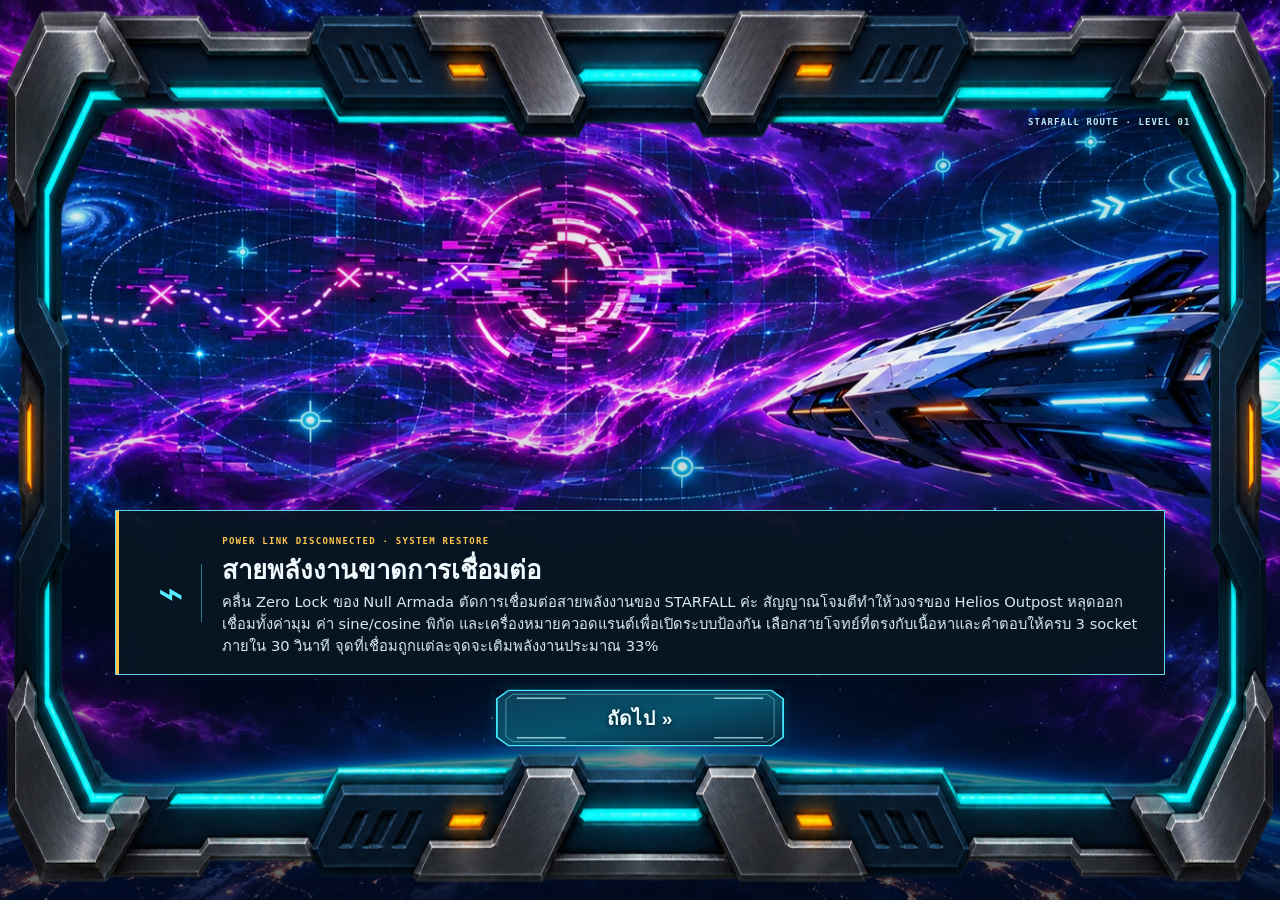
<file: wiring.html>
<!doctype html>
<html lang="th">

<head>
  <style>
    @keyframes astraFloat {

      0%,
      100% {
        transform: translateY(0);
        opacity: .86
      }

      50% {
        transform: translateY(-12px);
        opacity: 1
      }
    }

    #briefing.is-tutorial .wiring-guide {
      animation: astraFloat 3s ease-in-out infinite;
      transform-origin: bottom center
    }

    #briefing.is-tutorial .astra-line {
      padding: 12px;
      border-left: 3px solid #ffd166;
      background: #ffd16612;
      color: #eef4ff;
      font-weight: 800;
      font-size: clamp(14px, 1.15vw, 18px);
      line-height: 1.55
    }

    #briefing.is-tutorial #start {
      width: min(360px, 80vw);
      min-height: 64px;
      margin-top: 4px;
      border: 2px solid #b8ffff;
      border-radius: 14px;
      background: linear-gradient(100deg, #50e3e6, #7fffea 55%, #50e3e6);
      color: #041525;
      font-size: clamp(19px, 2vw, 26px);
      font-weight: 950;
      letter-spacing: .05em;
      box-shadow: 0 0 0 4px #062338, 0 0 28px #50e3e699;
      animation: startPulse 1.8s ease-in-out infinite
    }

    @keyframes startPulse {
      50% {
        box-shadow: 0 0 0 5px #062338, 0 0 38px #50e3e6
      }
    }

    #briefing.is-tutorial {
      justify-content: center !important;
      padding: 8vh 3vw 3vh !important;
      gap: 14px !important
    }

    #briefing.is-tutorial .brief-card {
      display: none !important
    }

    #briefing.is-tutorial .wiring-tutorial {
      display: grid;
      max-height: 74vh;
      overflow: auto
    }

    .tutorial-eyebrow {
      color: #ffd166;
      font: 800 10px Consolas, monospace;
      letter-spacing: .14em
    }

    .tutorial-demo {
      border-color: #a37bff
    }

    .tutorial-demo h3 {
      margin: 0 0 12px;
      color: #55efff;
      text-align: center;
      font-size: 14px
    }

    .demo-wire {
      display: grid;
      grid-template-columns: 1fr 70px 1fr;
      align-items: center;
      gap: 5px
    }

    .demo-terms {
      display: grid;
      gap: 10px
    }

    .demo-term {
      min-height: 48px;
      display: grid;
      place-items: center;
      padding: 7px;
      text-align: center;
      border: 1px solid #50e3e688;
      border-radius: 7px;
      background: #111d3a;
      color: #eef4ff;
      font-weight: 800;
      font-size: clamp(11px, 1vw, 15px)
    }

    .demo-lines {
      width: 100%;
      height: 110px;
      overflow: visible
    }

    .demo-lines path {
      fill: none;
      stroke-width: 4;
      filter: drop-shadow(0 0 5px #ffd166)
    }

    .demo-label {
      text-align: center;
      color: #ffd166;
      font-size: 11px;
      margin-top: 9px
    }

    .tutorial-howto {
      padding: 13px;
      border: 1px solid #a37bff;
      border-radius: 14px;
      background: linear-gradient(145deg, #111d3af5, #0b1730f5);
      box-shadow: 0 0 18px #a37bff22
    }

    .tutorial-howto h3 {
      margin: 0 0 10px;
      color: #55efff;
      font-size: 15px
    }

    .tutorial-howto ol {
      list-style: none;
      padding: 0;
      margin: 0;
      display: grid;
      gap: 10px
    }

    .tutorial-howto li {
      display: grid;
      grid-template-columns: 25px 1fr;
      gap: 8px;
      align-items: center;
      font-size: 12px;
      line-height: 1.4
    }

    .tutorial-howto li b {
      width: 24px;
      height: 24px;
      border: 2px solid var(--cyan);
      border-radius: 50%;
      display: grid;
      place-items: center;
      color: var(--cyan)
    }

    .tutorial-note {
      margin-top: 10px;
      padding: 8px;
      border-left: 3px solid var(--gold);
      background: #ffd16612;
      color: #ffe39a;
      font-size: 11px;
      line-height: 1.4
    }

    @media(max-width:850px) {
      #briefing.is-tutorial .wiring-tutorial {
        grid-template-columns: 100px 1fr 1fr
      }

      .wiring-guide {
        max-height: 30vh !important
      }
    }

    @media(max-width:600px) {
      #briefing.is-tutorial {
        padding: 8vh 10px 2vh !important
      }

      .wiring-tutorial {
        grid-template-columns: 1fr !important;
        width: 100% !important;
        gap: 7px !important
      }

      .tutorial-astra {
        grid-row: auto;
        grid-template-columns: 80px 1fr;
        align-items: center
      }

      .tutorial-astra .wiring-guide {
        max-height: 20vh !important
      }

      .wiring-guide {
        max-height: 23vh !important
      }

      .tutorial-panel,
      .tutorial-demo,
      .tutorial-howto {
        padding: 8px
      }

      .tutorial-panel h2 {
        font-size: 15px
      }

      .demo-wire {
        grid-template-columns: 1fr 32px 1fr
      }

      .demo-lines {
        height: 85px
      }

      .tutorial-howto li {
        font-size: 10px
      }
    }

    .demo-wire {
      position: relative
    }

    .demo-wire .demo-terms {
      position: relative;
      z-index: 2
    }

    .demo-wire .demo-term {
      width: 100%;
      cursor: pointer;
      touch-action: none
    }

    .demo-wire .demo-term:focus-visible {
      outline: 3px solid white;
      outline-offset: 2px
    }

    .demo-wire .demo-term.selected {
      border-color: #ffd166;
      box-shadow: 0 0 12px #ffd16688
    }

    .demo-wire .demo-term.matched {
      border-color: #72f1b8
    }

    .demo-wire .demo-lines {
      position: absolute;
      inset: 0;
      width: 100%;
      height: 100%;
      pointer-events: none;
      z-index: 1
    }

    .demo-wire .demo-lines path {
      stroke-width: 3
    }

    .demo-label {
      min-height: 2.8em
    }
  </style>
  <style>
    .board,
    .side {
      border: 22px solid transparent;
      border-image: url("assets/matching-content-frame.png") 76 fill / 22px / 0 stretch;
      filter: drop-shadow(0 0 12px #22dfff33)
    }

    @media(max-width:560px) {

      .board,
      .side {
        border-width: 15px;
        border-image-width: 15px
      }
    }
  </style>
  <link rel="icon" type="image/svg+xml" href="assets/favicon.svg">
  <meta charset="utf-8">
  <meta name="viewport" content="width=device-width,initial-scale=1">
  <meta name="theme-color" content="#071026">
  <title>Wiring Restoration · Starfall Route</title>
  <style>
    :root {
      color-scheme: dark;
      --space: #071026;
      --panel: #111d3a;
      --panel2: #0b1730;
      --cyan: #50e3e6;
      --gold: #ffd166;
      --violet: #a37bff;
      --pink: #ff5d8f;
      --mint: #72f1b8;
      --white: #eef4ff;
      --muted: #94a6c9;
      --line: #50e3e655
    }

    * {
      box-sizing: border-box
    }

    body {
      margin: 0;
      min-height: 100vh;
      color: var(--white);
      font: 15px/1.5 system-ui, "Segoe UI", sans-serif;
      background: radial-gradient(ellipse at 50% -15%, #1a3156 0, #0c1831 42%, var(--space) 76%);
      overflow-x: hidden
    }

    .top {
      height: 72px;
      padding: 10px clamp(14px, 3vw, 42px);
      display: flex;
      align-items: center;
      justify-content: space-between;
      background: #071026dd;
      border-bottom: 1px solid var(--line);
      box-shadow: 0 8px 28px #02071488
    }

    .brand {
      font-weight: 900;
      letter-spacing: .13em;
      color: var(--cyan);
      font-size: 15px
    }

    .brand small {
      display: block;
      color: var(--muted);
      font-size: 10px;
      letter-spacing: .2em
    }

    .route {
      color: var(--muted);
      font-size: 12px;
      letter-spacing: .1em
    }

    .wrap {
      width: min(1360px, 100%);
      margin: auto;
      padding: 18px clamp(12px, 2vw, 28px)
    }

    .hud {
      display: flex;
      align-items: center;
      justify-content: space-between;
      gap: 16px;
      margin-bottom: 14px
    }

    .task {
      font-weight: 850;
      letter-spacing: .09em;
      color: var(--gold)
    }

    .timerbox {
      min-width: 142px;
      text-align: right
    }

    .timer {
      font-variant-numeric: tabular-nums;
      font-size: 21px;
      font-weight: 900;
      color: var(--cyan);
      border: 1px solid #50e3e688;
      border-radius: 8px;
      padding: 5px 12px;
      background: #111d3a
    }

    .timebar {
      height: 4px;
      margin-top: 5px;
      background: #243353;
      border-radius: 4px;
      overflow: hidden
    }

    .timebar i {
      display: block;
      height: 100%;
      width: 100%;
      background: var(--cyan);
      transition: width .3s
    }

    .layout {
      display: grid;
      grid-template-columns: minmax(0, 1fr) 310px;
      gap: 15px
    }

    .panel {
      position: relative;
      background: linear-gradient(145deg, #111d3af2, #0b1730f5);
      border: 1px solid #50e3e655;
      border-radius: 12px;
      box-shadow: 0 14px 38px #02071477, inset 0 1px #ffffff0b
    }

    .board {
      padding: 16px;
      min-height: 620px;
      overflow: hidden
    }

    .boardhead {
      display: flex;
      align-items: center;
      justify-content: space-between;
      padding: 2px 6px 13px;
      border-bottom: 1px solid #94a6c933;
      color: var(--muted);
      font-size: 11px;
      letter-spacing: .14em;
      font-weight: 800
    }

    .boardhead b {
      color: var(--cyan)
    }

    .columns {
      height: 566px;
      position: relative;
      display: grid;
      grid-template-columns: 1fr 1fr;
      gap: clamp(10px, 3vw, 56px);
      padding: 10px 4px 2px
    }

    .column {
      display: grid;
      grid-template-rows: 26px repeat(5, minmax(0, 1fr));
      gap: 7px;
      min-width: 0
    }

    .coltitle {
      color: var(--muted);
      font-size: 11px;
      letter-spacing: .14em;
      font-weight: 850;
      padding: 2px 8px
    }

    .row {
      position: relative;
      z-index: 2;
      display: flex;
      align-items: center
    }

    .left .row {
      justify-content: flex-start
    }

    .right .row {
      justify-content: flex-end
    }

    .tile {
      position: relative;
      width: min(100%, 310px);
      min-height: 78px;
      height: 100%;
      max-height: 94px;
      padding: 8px 13px;
      display: flex;
      align-items: center;
      justify-content: center;
      text-align: center;
      border: 1px solid #50e3e677;
      border-radius: 9px;
      background: linear-gradient(135deg, #142849, #0a1730);
      color: var(--white);
      font-size: clamp(16px, 1.8vw, 23px);
      font-weight: 800;
      box-shadow: inset 0 0 16px #50e3e60b;
      user-select: none;
      touch-action: none
    }

    .left .tile {
      cursor: grab;
      border-left: 3px solid var(--gold)
    }

    .left .tile:active {
      cursor: grabbing
    }

    .right .tile {
      border-right: 3px solid var(--cyan)
    }

    .tile.connected {
      box-shadow: 0 0 12px #50e3e633, inset 0 0 16px #50e3e611
    }

    .tile.locked {
      opacity: .72
    }

    .wire-layer {
      position: absolute;
      inset: 36px 0 0;
      width: 100%;
      height: calc(100% - 36px);
      pointer-events: none;
      overflow: visible;
      z-index: 1
    }

    .wire {
      fill: none;
      stroke-width: 4;
      stroke-linecap: round;
      opacity: .82;
      filter: drop-shadow(0 0 4px currentColor)
    }

    .wire.testing {
      stroke-dasharray: 12 10;
      animation: signal .55s linear infinite;
      opacity: 1;
      stroke-width: 5
    }

    .wire.ok {
      stroke: var(--mint);
      filter: drop-shadow(0 0 7px #72f1b8)
    }

    .wire.bad {
      stroke: var(--pink);
      filter: drop-shadow(0 0 7px #ff5d8f)
    }

    @keyframes signal {
      to {
        stroke-dashoffset: -44
      }
    }

    .side {
      padding: 17px;
      display: flex;
      flex-direction: column;
      gap: 12px
    }

    .sidehead {
      font-weight: 900;
      color: var(--cyan);
      letter-spacing: .11em;
      padding-bottom: 10px;
      border-bottom: 1px solid #50e3e644
    }

    .story {
      color: var(--muted);
      font-size: 13px;
      line-height: 1.65
    }

    .restore {
      border: 1px solid #a37bff66;
      border-radius: 10px;
      background: #0b1429;
      padding: 13px
    }

    .restore-title {
      display: flex;
      justify-content: space-between;
      align-items: center;
      font-size: 12px;
      letter-spacing: .1em;
      font-weight: 900;
      color: var(--violet)
    }

    .restore-title strong {
      font-size: 11px;
      color: var(--muted);
      letter-spacing: 0
    }

    .segments {
      display: grid;
      grid-template-columns: repeat(5, 1fr);
      gap: 6px;
      margin-top: 12px
    }

    .segment {
      height: 50px;
      border: 1px solid #65739766;
      border-radius: 6px;
      background: #121d36;
      display: grid;
      place-items: center;
      color: #66789b;
      font-size: 21px;
      font-weight: 900;
      transition: all .25s
    }

    .segment.active {
      background: #243453;
      border-color: var(--gold);
      box-shadow: 0 0 13px #ffd16655
    }

    .segment.good {
      color: #09261c;
      background: #72f1b8;
      border-color: #72f1b8
    }

    .segment.bad {
      color: #fff;
      background: #9f3158;
      border-color: #ff5d8f
    }

    .tile.wrong-wire,
    .tile.wrong-socket {
      animation: wrongConnection .58s ease both;
      border-color: var(--pink) !important;
      box-shadow: 0 0 18px #ff5d8f99 !important
    }

    @keyframes wrongConnection {

      0%,
      100% {
        transform: translateX(0)
      }

      18% {
        transform: translateX(-7px)
      }

      36% {
        transform: translateX(7px)
      }

      54% {
        transform: translateX(-5px)
      }

      72% {
        transform: translateX(5px)
      }
    }

    .wire.wrong {
      stroke: var(--pink);
      stroke-dasharray: 9 7;
      stroke-width: 6;
      opacity: 1;
      filter: drop-shadow(0 0 8px #ff5d8f);
      animation: wrongPulse .58s ease-in-out 2
    }

    @keyframes wrongPulse {
      50% {
        opacity: .2;
        stroke-width: 3
      }
    }

    .restore-caption {
      margin-top: 8px;
      color: var(--muted);
      font-size: 11px
    }

    .restore-reset {
      display: block;
      width: min(230px, 100%);
      margin: 16px auto 2px;
      min-height: 46px;
      border: 1px solid #50e3e6aa;
      border-radius: 9px;
      background: linear-gradient(135deg, #183a55, #10243e);
      color: #c9fbff;
      font-weight: 900;
      letter-spacing: .04em;
      box-shadow: inset 0 1px #ffffff18, 0 5px 14px #02071477;
      transition: transform .18s, box-shadow .18s, background .18s
    }

    .restore-reset:before {
      content: "↻";
      display: inline-grid;
      place-items: center;
      width: 24px;
      height: 24px;
      margin-right: 9px;
      border: 1px solid #50e3e677;
      border-radius: 50%;
      color: var(--cyan);
      font-size: 16px;
      vertical-align: middle
    }

    .restore-reset:hover:not(:disabled) {
      transform: translateY(-2px);
      background: linear-gradient(135deg, #20506b, #142e4b);
      box-shadow: 0 0 0 2px #50e3e622, 0 0 18px #50e3e644
    }

    .restore-reset:active:not(:disabled) {
      transform: translateY(0)
    }

    .feedback {
      min-height: 24px;
      text-align: center;
      font-weight: 800;
      font-size: 13px
    }

    .feedback.good {
      color: var(--mint)
    }

    .feedback.bad {
      color: var(--pink)
    }

    .actions {
      display: grid;
      grid-template-columns: 1fr 1fr;
      gap: 8px;
      margin-top: auto
    }

    .btn {
      min-height: 43px;
      border-radius: 8px;
      border: 1px solid #50e3e677;
      background: #152747;
      color: var(--white);
      font-weight: 850;
      letter-spacing: .04em;
      padding: 9px 12px;
      cursor: pointer
    }

    .btn.primary {
      color: #071026;
      background: var(--cyan);
      border-color: var(--cyan)
    }

    .btn:hover:not(:disabled) {
      filter: brightness(1.12);
      box-shadow: 0 0 14px #50e3e644
    }

    .btn:disabled {
      opacity: .42;
      cursor: not-allowed
    }

    .hint {
      font-size: 11px;
      color: var(--muted);
      text-align: center
    }

    .modal {
      position: fixed;
      inset: 0;
      z-index: 10;
      background: #030918d9;
      display: grid;
      place-items: center;
      padding: 20px
    }

    .dialog {
      width: min(650px, 100%);
      padding: 28px;
      background: linear-gradient(145deg, #142849, #0b1429);
      border: 1px solid #50e3e6a8;
      border-radius: 14px;
      box-shadow: 0 20px 70px #000b, 0 0 35px #50e3e622
    }

    .dialog .eyebrow {
      font-size: 11px;
      color: var(--gold);
      font-weight: 900;
      letter-spacing: .14em
    }

    .dialog h1 {
      margin: 8px 0 12px;
      color: var(--cyan);
      font-size: clamp(22px, 4vw, 32px)
    }

    .dialog h3 {
      margin: 16px 0 5px;
      color: var(--gold)
    }

    .dialog p {
      color: var(--muted);
      line-height: 1.75;
      margin: 8px 0
    }

    .scenario {
      padding: 13px 15px;
      border-left: 3px solid var(--violet);
      background: #0b1429;
      color: var(--white);
      line-height: 1.7
    }

    .dialog .btn {
      margin-top: 12px
    }

    .hidden {
      display: none !important
    }

    .resultline {
      display: flex;
      gap: 8px;
      margin: 16px 0
    }

    .resultline span {
      flex: 1;
      text-align: center;
      padding: 12px 4px;
      border-radius: 7px;
      background: #0b1429;
      border: 1px solid #65739766;
      font-weight: 900
    }

    .resultline .good {
      color: var(--mint);
      border-color: #72f1b866
    }

    .resultline .bad {
      color: var(--pink);
      border-color: #ff5d8f66
    }

    @media(max-width:900px) {
      .layout {
        grid-template-columns: 1fr
      }

      .board {
        min-height: 570px
      }

      .columns {
        height: 514px
      }

      .side {
        min-height: 320px
      }

      .story {
        padding: 0
      }
    }

    @media(max-width:560px) {
      .top {
        height: 62px
      }

      .route {
        font-size: 10px
      }

      .wrap {
        padding: 12px 9px
      }

      .hud {
        align-items: flex-start
      }

      .task {
        font-size: 12px;
        max-width: 200px
      }

      .board {
        padding: 10px;
        min-height: 510px
      }

      .columns {
        height: 454px;
        gap: 6px;
        padding-left: 0;
        padding-right: 0
      }

      .column {
        gap: 5px;
        grid-template-rows: 22px repeat(5, minmax(0, 1fr))
      }

      .tile {
        min-height: 62px;
        padding: 5px;
        font-size: 14px
      }

      .coltitle {
        font-size: 9px;
        padding-left: 4px
      }

      .wire-layer {
        inset: 32px 0 0;
        height: calc(100% - 32px)
      }

      .wire {
        stroke-width: 3
      }

      .side {
        padding: 13px
      }

      .dialog {
        padding: 20px
      }
    }
  </style>
  <style>
    #briefing.briefing {
      position: fixed;
      z-index: 10;
      inset: 0;
      display: flex;
      flex-direction: column;
      justify-content: flex-end;
      align-items: center;
      gap: 14px;
      padding: 24px 24px 17vh;
      background: #0208142a !important;
      backdrop-filter: none !important;
      isolation: isolate;
      overflow: hidden
    }

    #briefing.briefing[hidden] {
      display: none
    }

    .brief-art {
      position: absolute;
      z-index: -1;
      inset: 0;
      background-image: linear-gradient(180deg, #02081438 0%, #02081408 38%, #02081438 60%, #020814a8 100%), var(--brief-art);
      background-position: center;
      background-size: cover
    }

    .briefing:after {
      content: "";
      position: absolute;
      z-index: 1;
      inset: 0;
      pointer-events: none;
      background: url("assets/ui-console-frame.png") center/100% 100% no-repeat
    }

    .brief-brand,
    .brief-route,
    .brief-card,
    .briefing .story-next {
      position: relative;
      z-index: 4
    }

    .brief-brand {
      position: absolute;
      top: 3.5%;
      left: 3.5%;
      display: flex;
      align-items: center;
      gap: 9px;
      color: #f1fbff;
      text-shadow: 0 2px 8px #001
    }

    .brief-brand img {
      width: 32px;
      height: 32px
    }

    .brief-brand span {
      display: grid;
      gap: 3px
    }

    .brief-brand b {
      font: 900 11px Consolas, monospace;
      letter-spacing: .1em
    }

    .brief-brand small {
      color: #ffc64d;
      font: 700 7px Consolas, monospace;
      letter-spacing: .2em
    }

    .brief-route {
      position: absolute;
      top: 4.5%;
      right: 4%;
      color: #bdeaf4;
      font: 800 9px Consolas, monospace;
      letter-spacing: .12em;
      text-shadow: 0 2px 8px #001
    }

    .brief-card {
      flex: 0 0 auto;
      width: min(1120px, 82vw);
      display: flex;
      align-items: center;
      gap: 20px;
      padding: 17px 24px;
      border: 1px solid #40e9ff;
      background: linear-gradient(100deg, #041525f2, #08283bf0 52%, #041525f2);
      box-shadow: 0 0 0 5px #062338b8, inset 0 0 26px #2deaff19, 0 0 30px #20dfff36
    }

    .brief-mark {
      flex: 0 0 62px;
      display: grid;
      place-items: center;
      height: 58px;
      border-right: 1px solid #49e8f77a;
      color: #55efff;
      font: 44px/1 Consolas, monospace
    }

    .brief-copy {
      min-width: 0;
      width: 100%
    }

    .brief-copy small {
      color: #ffc64d;
      font: 800 9px Consolas, monospace;
      letter-spacing: .14em
    }

    .brief-copy h2 {
      margin: 4px 0;
      color: #f1fbff;
      font-size: clamp(18px, 2vw, 27px);
      line-height: 1.2
    }

    .brief-copy p {
      display: block;
      margin: 0;
      color: #d4eaf1 !important;
      font-size: clamp(14px, 1.15vw, 18px);
      line-height: 1.5
    }

    .briefing .story-next {
      flex: 0 0 auto;
      width: min(290px, 70vw);
      min-height: 58px;
      font-size: clamp(15px, 1.5vw, 20px);
      letter-spacing: .04em
    }

    .briefing .story-next:focus-visible {
      outline: 3px solid white;
      outline-offset: 4px
    }

    @media(max-width:650px) {
      #briefing.briefing {
        gap: 10px;
        padding: 20px 12px 17vh
      }

      .brief-brand {
        top: 3%;
        left: 6%;
        gap: 6px
      }

      .brief-brand img {
        width: 25px;
        height: 25px
      }

      .brief-brand b {
        font-size: 9px
      }

      .brief-brand small {
        font-size: 6px
      }

      .brief-route {
        top: 4%;
        right: 7%;
        max-width: 40vw;
        text-align: right;
        font-size: 7px;
        line-height: 1.5
      }

      .brief-card {
        width: calc(100vw - 34px);
        align-items: flex-start;
        gap: 11px;
        padding: 12px 13px
      }

      .brief-mark {
        flex-basis: 38px;
        height: 46px;
        font-size: 30px
      }

      .brief-copy small {
        font-size: 7px
      }

      .brief-copy h2 {
        font-size: 16px
      }

      .brief-copy p {
        font-size: 12px;
        line-height: 1.45
      }

      .briefing .story-next {
        width: min(250px, 68vw);
        min-height: 48px;
        font-size: 15px
      }
    }
  </style>
  <style>
    .wiring-tutorial {
      display: none;
      position: relative;
      z-index: 4;
      width: min(1360px, 96vw);
      grid-template-columns: minmax(280px, 32%) minmax(340px, 1fr) minmax(230px, 27%);
      align-items: center;
      gap: 16px;
      margin: auto auto 3vh
    }

    .tutorial-astra {
      display: grid;
      align-content: center;
      gap: 10px;
      min-width: 0
    }

    .tutorial-astra .wiring-guide {
      width: 100%;
      max-height: 42vh;
      object-fit: contain;
      object-position: bottom;
      filter: drop-shadow(0 0 18px #35dfff55)
    }

    .is-tutorial .brief-card {
      display: none
    }

    .is-tutorial .wiring-tutorial {
      display: grid
    }

    .wiring-guide {
      width: 100%;
      max-height: 50vh;
      object-fit: contain;
      object-position: bottom;
      filter: drop-shadow(0 0 18px #35dfff55)
    }

    .tutorial-panel,
    .tutorial-demo {
      min-width: 0;
      padding: 16px;
      border: 1px solid #40e9ff;
      border-radius: 14px;
      background: linear-gradient(145deg, #041525f5, #08283bf2);
      box-shadow: 0 0 0 4px #062338b8, 0 0 24px #20dfff26
    }

    .tutorial-panel h2 {
      margin: 5px 0 8px;
      color: #55efff;
      font-size: clamp(18px, 2vw, 26px);
      line-height: 1.3
    }

    .tutorial-panel p {
      margin: 0 0 10px;
      color: #d4eaf1;
      line-height: 1.55
    }

    .tutorial-steps {
      list-style: none;
      padding: 0;
      margin: 0;
      display: grid;
      gap: 8px
    }

    .tutorial-steps li {
      display: flex;
      gap: 9px;
      align-items: flex-start;
      color: #f1fbff;
      line-height: 1.45;
      font-size: 13px
    }

    .tutorial-steps b {
      flex: 0 0 23px;
      height: 23px;
      display: grid;
      place-items: center;
      border: 1px solid var(--cyan);
      border-radius: 50%;
      color: var(--cyan)
    }

    .tutorial-demo h3 {
      margin: 0 0 12px;
      color: #55efff;
      text-align: center;
      font-size: 14px;
      letter-spacing: .08em
    }

    .demo-wire {
      display: grid;
      grid-template-columns: 1fr 42px 1fr;
      align-items: center;
      gap: 6px
    }

    .demo-terms {
      display: grid;
      gap: 10px
    }

    .demo-term {
      min-height: 42px;
      display: grid;
      place-items: center;
      padding: 6px;
      text-align: center;
      border: 1px solid #50e3e688;
      border-radius: 7px;
      background: #111d3a;
      color: #eef4ff;
      font-weight: 800;
      font-size: 13px
    }

    .demo-line {
      height: 2px;
      background: linear-gradient(90deg, #ffd166, #50e3e6);
      box-shadow: 0 0 8px #50e3e6
    }

    .demo-label {
      margin-top: 10px;
      text-align: center;
      color: #ffd166;
      font-size: 11px;
      font-weight: 800
    }

    .tutorial-howto {
      margin: 0 0 10px;
      padding: 12px;
      border: 1px solid #a37bff;
      border-radius: 14px;
      background: linear-gradient(145deg, #111d3af5, #0b1730f5);
      box-shadow: 0 0 18px #a37bff22
    }

    .tutorial-howto h3 {
      margin: 0 0 10px;
      color: #55efff;
      font-size: 15px
    }

    .tutorial-howto ol {
      margin: 0;
      padding: 0;
      list-style: none;
      display: grid;
      gap: 9px
    }

    .tutorial-howto li {
      display: grid;
      grid-template-columns: 25px 1fr;
      gap: 8px;
      align-items: center;
      color: #eef4ff;
      font-size: 12px;
      line-height: 1.4
    }

    .tutorial-howto li b {
      width: 24px;
      height: 24px;
      border: 2px solid var(--cyan);
      border-radius: 50%;
      display: grid;
      place-items: center;
      color: var(--cyan)
    }

    .tutorial-note {
      margin-top: 10px;
      padding: 8px;
      border-left: 3px solid var(--gold);
      background: #ffd16612;
      color: #ffe39a;
      font-size: 11px;
      line-height: 1.4
    }

    .is-tutorial .story-next {
      width: min(320px, 75vw)
    }

    @media(max-width:850px) {
      .wiring-tutorial {
        grid-template-columns: minmax(170px, 30%) 1fr;
        gap: 10px
      }

      .tutorial-astra {
        grid-row: 1/3
      }

      .tutorial-demo {
        grid-column: 2
      }

      .tutorial-howto {
        grid-column: 1/-1
      }

      .tutorial-astra .wiring-guide {
        max-height: 30vh
      }
    }

    @media(max-width:560px) {
      .wiring-tutorial {
        width: calc(100vw - 28px);
        grid-template-columns: 82px 1fr;
        max-height: 74vh;
        overflow: auto;
        margin-bottom: 0
      }

      .wiring-guide {
        max-height: 23vh
      }

      .tutorial-panel,
      .tutorial-demo {
        padding: 10px
      }

      .tutorial-panel h2 {
        font-size: 16px
      }

      .tutorial-panel p,
      .tutorial-steps li {
        font-size: 10px;
        line-height: 1.35
      }

      .tutorial-steps {
        gap: 5px
      }

      .tutorial-demo {
        grid-column: 1/-1
      }

      .tutorial-howto {
        grid-column: 1/-1;
        padding: 9px
      }

      .tutorial-howto li {
        font-size: 11px
      }

      .is-tutorial .story-next {
        min-height: 46px
      }
    }

    .column.right {
      grid-template-rows: 26px repeat(3, minmax(0, 1fr))
    }

    @media(max-width:560px) {
      .column.right {
        grid-template-rows: 22px repeat(3, minmax(0, 1fr))
      }
    }
  </style>
  <link rel="stylesheet" href="assets/orbit-interface.css">
  <style>
    /* Keep this control independent from the shared stretched button art. */
    #reset.restore-reset {
      display: block !important;
      flex: 0 0 auto !important;
      width: min(220px, 100%) !important;
      min-width: 0 !important;
      height: 48px !important;
      min-height: 48px !important;
      margin: 14px auto 2px !important;
      padding: 8px 16px !important;
      border: 1px solid #50e3e6aa !important;
      border-radius: 10px !important;
      background: linear-gradient(135deg, #183a55, #10243e) !important;
      background-image: none !important;
      color: #c9fbff !important;
      box-shadow: inset 0 1px #ffffff18, 0 5px 14px #02071477 !important;
    }

    #reset.restore-reset:hover:not(:disabled) {
      background: linear-gradient(135deg, #20506b, #142e4b) !important;
      box-shadow: 0 0 0 2px #50e3e622, 0 0 18px #50e3e644 !important;
    }

    .side .actions {
      display: none !important
    }

    .side .hint {
      margin-top: 2px
    }

    .demo-wire {
      grid-template-columns: minmax(0, 1fr) minmax(0, 1fr) !important;
      column-gap: clamp(44px, 7vw, 100px) !important
    }

    .demo-terms {
      min-width: 0;
      gap: 14px
    }

    .demo-wire .demo-term,
    .board .tile {
      background: transparent url("assets/wiring-signal-card.png") center / 100% 100% no-repeat !important;
      border: 0 !important;
      border-radius: 0 !important;
      box-shadow: none;
      color: #f1fbff;
      text-shadow: 0 2px 5px #001;
      font-family: inherit;
      line-height: 1.25
    }

    .demo-wire .demo-term {
      min-width: 0;
      min-height: 70px;
      padding: 14px 12px;
      font-size: clamp(11px, 1vw, 15px);
      overflow-wrap: anywhere
    }

    .demo-wire .demo-term.selected {
      filter: drop-shadow(0 0 6px #ffd166)
    }

    .demo-wire .demo-term.matched {
      filter: drop-shadow(0 0 6px #72f1b8)
    }

    .board .tile {
      padding: 14px 18px
    }

    .board .tile.connected {
      filter: drop-shadow(0 0 7px #50e3e6)
    }

    .columns {
      column-gap: clamp(40px, 6vw, 100px)
    }

    @media(max-width:600px) {
      .demo-wire {
        column-gap: 32px !important
      }

      .demo-wire .demo-term {
        min-height: 64px;
        padding: 12px 7px
      }

      .columns {
        column-gap: 30px
      }

      .board .tile {
        padding: 10px 8px;
        font-size: clamp(11px, 3vw, 14px)
      }
    }

    /* Recessed maintenance bay and exposed cable terminals. */
    .board {
      background: linear-gradient(135deg, #263b4b, #0a1422 20%, #162e3e 80%, #08121e) !important
    }

    .columns,
    .demo-wire {
      background: repeating-linear-gradient(90deg, transparent 0 48px, #58cbdf0a 49px 50px), linear-gradient(180deg, #030b15, #101d2a 48%, #030b15);
      border: 2px solid #304c5b;
      border-radius: 8px;
      box-shadow: inset 0 0 22px #000b
    }

    .columns {
      padding: 12px 18px 4px
    }

    .demo-wire {
      padding: 12px 10px
    }

    .demo-wire .demo-term,
    .board .tile {
      position: relative;
      overflow: visible
    }

    .demo-wire .demo-term::after,
    .board .tile::after {
      content: "";
      position: absolute;
      top: 50%;
      width: 16px;
      height: 18px;
      transform: translateY(-50%);
      border: 2px solid #8299a5;
      border-radius: 3px;
      background: linear-gradient(#364d59, #111d27);
      box-shadow: 0 2px 5px #000c
    }

    .left .tile::after,
    .demo-terms:first-child .demo-term::after {
      right: -10px;
      background: linear-gradient(#fff9, var(--cable), #0008);
      border-color: var(--cable);
      box-shadow: 0 0 9px var(--cable)
    }

    .right .tile::after,
    .demo-terms:last-child .demo-term::after {
      left: -10px
    }

    .left .row:nth-child(2) .tile,
    .demo-term[data-demo-input="0"] {
      --cable: #ff4961
    }

    .left .row:nth-child(3) .tile,
    .demo-term[data-demo-input="1"] {
      --cable: #35d9ff
    }

    .left .row:nth-child(4) .tile {
      --cable: #ffcf40
    }

    .left .row:nth-child(5) .tile {
      --cable: #c16aff
    }

    .left .row:nth-child(6) .tile {
      --cable: #69eb9b
    }

    .wire,
    .demo-wire .demo-lines path {
      stroke-width: 7;
      opacity: 1;
      filter: drop-shadow(0 3px 2px #000) drop-shadow(0 0 4px currentColor)
    }

    .demo-wire .demo-lines path {
      stroke-width: 6
    }

    @media(max-width:600px) {
      .columns {
        padding: 10px 10px 2px
      }

      .demo-wire {
        padding: 8px 5px
      }

      .demo-wire .demo-term::after,
      .board .tile::after {
        width: 12px;
        height: 14px
      }
    }
  </style>
  <link rel="stylesheet" href="assets/minigame-tutorial.css">
  <style>
    /* Story frame and controls are kept local to this minigame page. */
    :is(.briefing.story-screen, .story-screen) {
      display: flex !important;
      flex-direction: column;
      justify-content: flex-end;
      align-items: center;
      gap: 18px;
      padding: clamp(125px, 14vh, 165px) 24px clamp(92px, 17vh, 155px);
      isolation: isolate;
      overflow-x: hidden;
      overflow-y: auto;
      background: transparent !important;
    }

    :is(.briefing.story-screen, .story-screen)::after {
      content: "";
      position: absolute;
      z-index: 1;
      inset: 0;
      pointer-events: none;
      background: url("assets/ui-console-frame.png") center / 100% 100% no-repeat;
    }

    :is(.briefing.story-screen, .story-screen)> :is(.brief-route, .story-route) {
      position: absolute;
      z-index: 4;
      top: 13%;
      right: 7%;
      max-width: 42vw;
      color: #bdeaf4;
      font: 800 9px Consolas, monospace;
      letter-spacing: .12em;
      text-align: right;
      text-shadow: 0 2px 8px #001;
    }

    :is(.briefing.story-screen, .story-screen)> :is(.brief-card, .story-card, .story-caption) {
      position: relative;
      z-index: 4;
      display: flex;
      width: min(1120px, 82vw);
      justify-self: center;
      align-items: center;
      gap: 20px;
      margin: 0 auto;
      padding: 17px 24px;
      border: 1px solid #5ed8e8 !important;
      border-radius: 0 !important;
      background: #081522ed !important;
      box-shadow: none !important;
    }

    :is(.briefing.story-screen, .story-screen)>.story-caption {
      left: auto;
      bottom: auto;
      transform: none;
    }

    :is(.brief-card, .story-card, .story-caption)::before {
      content: "";
      position: absolute;
      left: 0;
      top: 0;
      bottom: 0;
      width: 3px;
      background: #ffc64d;
    }

    :is(.brief-mark, .story-mark) {
      flex: 0 0 62px;
      display: grid;
      place-items: center;
      height: 58px;
      border-right: 1px solid #49e8f77a;
      color: #55efff;
      font: 44px/1 Consolas, monospace;
    }

    :is(.brief-copy, .story-copy, .story-caption > div) {
      min-width: 0;
      width: 100%;
    }

    :is(.brief-copy, .story-copy, .story-caption > div) small {
      color: #ffc64d;
      font: 800 9px Consolas, monospace;
      letter-spacing: .14em;
    }

    :is(.brief-copy, .story-copy, .story-caption > div) :is(h1, h2) {
      margin: 4px 0;
      color: #f1fbff;
      font-size: clamp(18px, 2vw, 27px);
      line-height: 1.25;
    }

    :is(.brief-copy, .story-copy, .story-caption > div) p {
      margin: 0;
      color: #d4eaf1 !important;
      font-size: clamp(14px, 1.15vw, 18px);
      line-height: 1.5;
    }

    :is(.briefing.story-screen, .story-screen)>.story-next {
      position: relative;
      z-index: 4;
      inset: auto;
      transform: none;
      justify-self: center;
      width: min(290px, 70vw);
      min-height: 58px;
      margin: 0 auto;
      background: url("assets/satellite-button.svg") center / 100% 100% no-repeat !important;
      font-size: clamp(15px, 1.5vw, 20px);
      letter-spacing: .04em;
    }

    @media (max-width: 650px) {
      :is(.briefing.story-screen, .story-screen) {
        gap: 12px;
        padding: 100px 12px clamp(86px, 17vh, 140px);
      }

      :is(.briefing.story-screen, .story-screen)> :is(.brief-route, .story-route) {
        top: 7.5vh;
        right: 7%;
        max-width: 40vw;
        font-size: 7px;
        line-height: 1.5;
      }

      :is(.briefing.story-screen, .story-screen)> :is(.brief-card, .story-card, .story-caption) {
        width: calc(100vw - 34px);
        align-items: flex-start;
        gap: 11px;
        padding: 12px 13px;
      }

      :is(.brief-mark, .story-mark) {
        flex-basis: 38px;
        height: 46px;
        font-size: 30px;
      }

      :is(.brief-copy, .story-copy, .story-caption > div) small {
        font-size: 7px;
      }

      :is(.brief-copy, .story-copy, .story-caption > div) :is(h1, h2) {
        font-size: 16px;
      }

      :is(.briefing.story-screen, .story-screen)>.story-next {
        width: min(250px, 68vw);
        min-height: 48px;
        font-size: 15px;
      }
    }

    @media (max-height: 620px) and (min-width: 651px) {
      :is(.briefing.story-screen, .story-screen) {
        padding-top: 85px;
        padding-bottom: clamp(92px, 17vh, 105px);
      }

      :is(.briefing.story-screen, .story-screen)> :is(.brief-route, .story-route) {
        top: 30px;
      }
    }

    #briefing[hidden],
    #briefCard[hidden],
    #start[hidden],
    #continue[hidden] {
      display: none !important;
    }
  </style>
  <link rel="stylesheet" href="assets/minigame-button-fit.css">
</head>

<body>
  <header class="top">
    <div class="brand">◎ STARFALL ROUTE<small>WIRING RESTORATION</small></div>
    <div class="route" id="level"></div>
  </header>
  <main class="wrap">
    <div class="hud">
      <div class="task">TRIGONOMETRY TASK <span style="color:var(--muted)">/ CONNECT THE CIRCUIT</span></div>
      <div class="timerbox"><span class="timer" id="timer">00:30</span>
        <div class="timebar"><i id="timebar"></i></div>
      </div>
    </div>
    <div class="layout">
      <section class="panel board">
        <div class="boardhead"><b>EMERGENCY POWER REPAIR</b><span>5 ENERGY WIRES · 3 REPAIR SOCKETS</span></div>
        <div class="columns"><svg class="wire-layer" id="wires"></svg>
          <div class="column left">
            <div class="coltitle">ENERGY WIRES / สายไฟ</div>
            <div class="row">
              <div class="tile" data-input="0"></div>
            </div>
            <div class="row">
              <div class="tile" data-input="1"></div>
            </div>
            <div class="row">
              <div class="tile" data-input="2"></div>
            </div>
            <div class="row">
              <div class="tile" data-input="3"></div>
            </div>
            <div class="row">
              <div class="tile" data-input="4"></div>
            </div>
          </div>
          <div class="column right">
            <div class="coltitle">REPAIR SOCKETS / จุดซ่อม</div>
            <div class="row">
              <div class="tile" data-answer="0"></div>
            </div>
            <div class="row">
              <div class="tile" data-answer="1"></div>
            </div>
            <div class="row">
              <div class="tile" data-answer="2"></div>
            </div>
          </div>
        </div>
      </section>
      <aside class="panel side">
        <div class="sidehead">✦ REACTOR RESTORATION</div>
        <div class="story" id="story"></div>
        <section class="restore">
          <div class="restore-title"><span>POWER RESTORED</span><strong id="restoreCount">0 / 3</strong></div>
          <div class="segments" id="segments"><span class="segment">·</span><span class="segment">·</span><span
              class="segment">·</span></div>
          <div class="restore-caption">เชื่อมถูก 1 จุด เติมพลังงานประมาณ 33%</div><button class="btn restore-reset"
            id="reset">เริ่มซ่อมใหม่</button>
        </section>
        <div class="feedback" id="feedback" aria-live="polite">ลากสายโจทย์ไปยัง socket ที่มีคำตอบตรงกัน</div>
        <div class="actions"><button class="btn primary" id="check" disabled>ตรวจสอบระบบ</button></div>
        <div class="hint">เชื่อมต่อ socket ถูกทั้ง 3 จุดภายใน 30 วินาที</div>
      </aside>
    </div>
  </main>
  <div class="briefing story-screen" id="briefing" role="dialog" aria-modal="true" aria-labelledby="briefTitle">
    <div class="brief-art" id="briefArt" aria-hidden="true"></div><small class="brief-route" id="briefRoute"></small>
    <section class="brief-card" id="briefCard"><span class="brief-mark" aria-hidden="true">⌁</span>
      <div class="brief-copy"><small id="briefKicker">POWER LINK DISCONNECTED · SYSTEM RESTORE</small>
        <h2 id="briefTitle">สายพลังงานขาดการเชื่อมต่อ</h2>
        <p id="briefText">คลื่น Zero Lock ตัดสายพลังงานของ STARFALL ต่อสายโจทย์เข้ากับคำตอบให้ครบทั้ง 5 เส้น
          แล้วตรวจสอบระบบเพื่อจ่ายพลังงานกลับคืน</p>
      </div>
    </section>
    <section class="wiring-tutorial" id="wiringTutorial" aria-labelledby="tutorialTitle" aria-hidden="true">
      <div class="tutorial-astra"><img class="wiring-guide" src="assets/astra-wiring-guide.png"
          alt="ASTRA แนะนำการต่อสาย">
        <article class="tutorial-panel"><small class="tutorial-eyebrow">ASTRA · FLIGHT INSTRUCTOR</small>
          <h2 id="tutorialTitle">มาช่วยกันต่อสายพลังงานนะคะ</h2>
          <p class="astra-line">“สายพลังงานขาดการเชื่อมต่อ! ลากเส้นจับคู่มุมกับค่าให้ถูกต้องเพื่อซ่อมยาน”</p>
          <div class="tutorial-note">มีสายไฟ 5 เส้น แต่ซ่อมเพียง 3 socket · ลากสายที่มีคำตอบตรงกัน ·
            เชื่อมถูกแต่ละจุดเติมพลังงาน 33% · มีเวลา 30 วินาที</div>
        </article>
      </div>
      <article class="tutorial-demo">
        <h3>ลองจับคู่สายพลังงาน</h3>
        <div class="demo-wire" id="demoWire">
          <div class="demo-terms"><button type="button" class="demo-term" data-demo-input="0">cos 60°</button><button
              type="button" class="demo-term" data-demo-input="1">พิกัดที่ 45°</button><button type="button"
              class="demo-term" data-demo-input="2">เครื่องหมาย QII</button></div><svg class="demo-lines" id="demoLines"
            aria-hidden="true"></svg>
          <div class="demo-terms"><button type="button" class="demo-term" data-demo-answer="2">(−,+)</button><button
              type="button" class="demo-term" data-demo-answer="1">(√2/2, √2/2)</button><button type="button"
              class="demo-term" data-demo-answer="0">1/2</button></div>
        </div>
        <div class="demo-label" id="demoFeedback" aria-live="polite">ลองลากสายโจทย์ไปยัง socket ที่มีคำตอบตรงกัน
          หรือคลิกเลือกทีละฝั่ง</div>
      </article>
      <aside class="tutorial-howto">
        <h3>✦ วิธีการเล่น</h3>
        <ol>
          <li><b>1</b><span>ลากสายพลังงานจากปุ่มทางซ้าย</span></li>
          <li><b>2</b><span>ไปเชื่อมกับค่าที่ถูกต้องทางขวา</span></li>
          <li><b>3</b><span>เชื่อม socket ทั้ง 3 จุดให้เสร็จภายใน 30 วินาที</span></li>
        </ol>
      </aside>
    </section><button class="btn primary story-next" id="start">ถัดไป »</button><button class="btn primary story-next"
      id="continue" hidden>ไปยังด่านถัดไป ↗</button>
  </div>
  <script>
    (() => {
      'use strict'; const params = new URLSearchParams(location.search), level = Math.max(1, Number(params.get('level')) || 1), unit = params.get('unit') || 'degree', content = params.get('content') || 'basic'; const $ = id => document.getElementById(id); const banks = { basic: { title: 'Helios Outpost · วงจรฝึกพื้นฐานขัดข้อง', story: 'สัญญาณโจมตีทำให้วงจรของ Helios Outpost หลุดออก เชื่อมทั้งค่ามุม ค่า sine/cosine พิกัด และเครื่องหมายควอดแรนต์เพื่อเปิดระบบป้องกัน', pairs: [['sin 30°', '1/2'], ['cos 45°', '√2/2'], ['พิกัด (cos 30°, sin 30°)', '(√3/2, 1/2)'], ['เครื่องหมาย QI', '(+,+)'], ['มุมอ้างอิงของ 120°', '60°'], ['sin 90°', '1'], ['cos 30°', '√3/2'], ['พิกัด (cos 45°, sin 45°)', '(√2/2, √2/2)']] }, reflection: { title: 'Mirror Belt · สัญญาณสะท้อนกลับ', story: 'สนามสะท้อนของ Mirror Belt สลับสัญญาณพิกัด จับคู่ค่ามุมสะท้อน เครื่องหมาย x/y และพิกัด เพื่อปรับสมดุลแนวป้องกัน', pairs: [['sin 150°', '1/2'], ['cos 135°', '−√2/2'], ['เครื่องหมาย QII', '(−,+)'], ['พิกัดที่ 150°', '(−√3/2, 1/2)'], ['มุมอ้างอิงของ 210°', '30°'], ['sin 225°', '−√2/2'], ['cos 120°', '−1/2'], ['เครื่องหมาย QIII', '(−,−)']] }, quadrants: { title: 'Shattered Meridian · แผนที่พิกัดเสียหาย', story: 'เศษแผนที่ QIII/QIV กระจายทั่ววงโคจร อ่านทั้งค่าพิกัด มุมอ้างอิง และเครื่องหมายของควอดแรนต์เพื่อซิงก์แผนที่กลับมา', pairs: [['cos 225°', '−√2/2'], ['sin 240°', '−√3/2'], ['เครื่องหมาย QIII', '(−,−)'], ['พิกัดที่ 315°', '(√2/2, −√2/2)'], ['มุมอ้างอิงของ 240°', '60°'], ['cos 315°', '√2/2'], ['sin 210°', '−1/2'], ['เครื่องหมาย QIV', '(+,−)']] }, 'special-angle': { title: 'Precision Orbit · สอบเทียบมุมพิเศษ', story: 'วงจรเล็งพิเศษต้องการค่าที่หลากหลายจากวงกลมหนึ่งหน่วย ทั้ง sine, cosine, พิกัด และมุมอ้างอิง', pairs: [['cos 30°', '√3/2'], ['sin 45°', '√2/2'], ['พิกัดที่ 60°', '(1/2, √3/2)'], ['มุมอ้างอิงของ 150°', '30°'], ['เครื่องหมาย QIV', '(+,−)'], ['sin 30°', '1/2'], ['cos 60°', '1/2'], ['พิกัดที่ 45°', '(√2/2, √2/2)']] }, boss: { title: 'Degree Overlord · กู้คืนวงจรจุดอ่อน', story: 'Degree Overlord ส่งสัญญาณรบกวนข้ามทุกควอดแรนต์ ต้องอ่านทั้งฟังก์ชัน พิกัด และเครื่องหมายให้ครบเพื่อป้อนพลังงานกลับไปยังแกนหลัก', pairs: [['cos 210°', '−√3/2'], ['sin 300°', '−√3/2'], ['เครื่องหมาย QII', '(−,+)'], ['พิกัดที่ 225°', '(−√2/2, −√2/2)'], ['มุมอ้างอิงของ 330°', '30°'], ['cos 135°', '−√2/2'], ['sin 330°', '−1/2'], ['เครื่องหมาย QI', '(+,+)']] } }; let theme = banks[content] || banks.basic; const radians = unit === 'radian', radMap = { '0': '0', '30': 'π/6', '45': 'π/4', '60': 'π/3', '90': 'π/2', '120': '2π/3', '135': '3π/4', '150': '5π/6', '180': 'π', '210': '7π/6', '225': '5π/4', '240': '4π/3', '270': '3π/2', '300': '5π/3', '315': '7π/4', '330': '11π/6' }; function label(s) { return radians ? s.replace(/(\d+)°/g, (_, d) => radMap[d] || `${d}°`) : s } theme = { ...theme, pairs: theme.pairs.map(p => p.map(label)) }; $('level').textContent = `LEVEL ${String(level).padStart(2, '0')} · ${content.toUpperCase()}`; $('story').textContent = theme.story; $('briefRoute').textContent = `STARFALL ROUTE · LEVEL ${String(level).padStart(2, '0')}`; $('briefArt').style.setProperty('--brief-art', 'url("assets/radar-zerolock-intro.webp")'); $('briefText').textContent = `คลื่น Zero Lock ของ Null Armada ตัดการเชื่อมต่อสายพลังงานของ STARFALL ค่ะ ${theme.story} เลือกสายโจทย์ที่ตรงกับเนื้อหาและคำตอบให้ครบ 3 socket ภายใน 30 วินาที จุดที่เชื่อมถูกแต่ละจุดจะเติมพลังงานประมาณ 33%`;
      const N = 3, colors = ['#ff4961', '#35d9ff', '#ffcf40', '#c16aff', '#69eb9b']; let questions = [], answers = [], links = new Map(), drag = null, remaining = 30, timerId = null, ended = false, checking = false, finalResult = null, wrongTimeout = null; function shuffle(a) { const out = [...a]; for (let i = out.length - 1; i > 0; i--) { const j = Math.floor(Math.random() * (i + 1));[out[i], out[j]] = [out[j], out[i]] } return out } function pickQuestions() { const groups = { sin: [], cos: [], coordinate: [], sign: [], other: [] }; for (const pair of theme.pairs) { const q = pair[0]; const key = /^sin\b/i.test(q) ? 'sin' : /^cos\b/i.test(q) ? 'cos' : /พิกัด|coordinate/i.test(q) ? 'coordinate' : /เครื่องหมาย|sign/i.test(q) ? 'sign' : 'other'; groups[key].push(pair) } const picked = []; for (const key of ['sin', 'cos', 'coordinate', 'sign']) if (groups[key].length) picked.push(shuffle(groups[key])[0]); const remaining = theme.pairs.filter(pair => !picked.includes(pair)); return shuffle([...picked, ...shuffle(remaining).slice(0, 5 - picked.length)]).slice(0, 5) } function point(el, edge, base) { const r = el.getBoundingClientRect(); return { x: (edge === 'right' ? r.right : r.left) - base.left, y: r.top + r.height / 2 - base.top } } function refreshLines(temp) { const svg = $('wires'), base = svg.getBoundingClientRect(); svg.setAttribute('viewBox', `0 0 ${base.width} ${base.height}`); svg.innerHTML = ''; links.forEach((input, socket) => { const a = point(document.querySelector(`[data-input="${input}"]`), 'right', base), b = point(document.querySelector(`[data-answer="${socket}"]`), 'left', base); addWire(svg, a, b, colors[input], `wire wire-${socket} ok`) }); if (temp) addWire(svg, temp.a, temp.b, colors[drag.input], 'wire temp') } function flashWrong(input, socket) { const source = document.querySelector(`[data-input="${input}"]`), target = document.querySelector(`[data-answer="${socket}"]`), svg = $('wires'), base = svg.getBoundingClientRect(); source.classList.remove('wrong-wire'); target.classList.remove('wrong-socket'); void source.offsetWidth; source.classList.add('wrong-wire'); target.classList.add('wrong-socket'); addWire(svg, point(source, 'right', base), point(target, 'left', base), colors[input], 'wire wrong'); clearTimeout(wrongTimeout); wrongTimeout = setTimeout(() => { source.classList.remove('wrong-wire'); target.classList.remove('wrong-socket'); refreshLines() }, 720) } function addWire(svg, a, b, color, cls) { const bend = Math.max(20, (b.x - a.x) * .45), path = document.createElementNS('http://www.w3.org/2000/svg', 'path'); path.setAttribute('d', `M${a.x},${a.y} C${a.x + bend},${a.y} ${b.x - bend},${b.y} ${b.x},${b.y}`); path.setAttribute('stroke', color); path.setAttribute('class', cls); svg.append(path) } function renderRound() { questions = pickQuestions(); answers = shuffle([...new Set(questions.map(pair => pair[1]))]).slice(0, 3); links.clear(); document.querySelectorAll('[data-input]').forEach((el, i) => { el.textContent = label(questions[i][0]); el.classList.remove('connected', 'locked') }); document.querySelectorAll('[data-answer]').forEach((el, i) => { el.textContent = answers[i]; el.classList.remove('connected', 'locked'); el.style.pointerEvents = '' }); document.querySelectorAll('.segment').forEach(s => { s.className = 'segment'; s.textContent = '·' }); $('restoreCount').textContent = '0 / 3'; $('feedback').textContent = 'ลากสายโจทย์ไปยัง socket ที่มีคำตอบตรงกัน'; $('feedback').className = 'feedback'; $('check').disabled = true; refreshLines() } document.addEventListener('pointerdown', e => { const tile = e.target.closest('[data-input]'); if (!tile || tile.classList.contains('locked') || checking || ended) return; drag = { input: Number(tile.dataset.input) }; e.preventDefault() }); document.addEventListener('pointermove', e => { if (!drag) return; const svg = $('wires'), base = svg.getBoundingClientRect(), from = document.querySelector(`[data-input="${drag.input}"]`); refreshLines({ a: point(from, 'right', base), b: { x: e.clientX - base.left, y: e.clientY - base.top } }) }); document.addEventListener('pointerup', e => { if (!drag) return; const target = e.target.closest('[data-answer]'); let wrongConnection = null; if (target && !checking && !ended) { const input = drag.input, socket = Number(target.dataset.answer), socketValue = answers[socket]; if (links.has(socket)) { wrongConnection = { input, socket }; $('feedback').textContent = 'จุดนี้ซ่อมเรียบร้อยแล้ว เลือก socket อื่นค่ะ'; $('feedback').className = 'feedback bad' } else if (questions[input][1] === socketValue) { links.set(socket, input); document.querySelector(`[data-input="${input}"]`).classList.add('connected', 'locked'); target.classList.add('connected', 'locked'); target.style.pointerEvents = 'none'; const seg = document.querySelectorAll('.segment')[links.size - 1]; seg.classList.add('good'); seg.textContent = '✓'; $('restoreCount').textContent = `${links.size} / 3`; $('feedback').textContent = `เชื่อมถูกต้อง · Reactor Restoration ${Math.round(links.size / 3 * 100)}%`; $('feedback').className = 'feedback good'; refreshLines(); if (links.size === 3) finish(3) } else { wrongConnection = { input, socket }; $('feedback').textContent = 'คำตอบยังไม่ตรงกับ socket นี้ ลองสายเส้นอื่นค่ะ'; $('feedback').className = 'feedback bad' } } drag = null; refreshLines(); if (wrongConnection) flashWrong(wrongConnection.input, wrongConnection.socket) }); function finish(correct) { if (ended) return; ended = true; clearInterval(timerId); const accuracy = Math.round(correct / 3 * 100), success = correct === 3; finalResult = { type: 'orbit-minigame-result', success, score: correct * 100, level, quizAccuracy: accuracy }; $('briefKicker').textContent = success ? 'POWER RESTORED · ALL SYSTEMS ONLINE' : 'POWER REPAIR · TIME EXPIRED'; $('briefTitle').textContent = success ? 'ซ่อมระบบพลังงานสำเร็จ' : 'ซ่อมระบบพลังงานไม่ทันเวลา'; $('briefText').textContent = success ? 'เชื่อมต่อ socket ถูกต้องครบ 3 จุด พลังงาน STARFALL กลับคืนเต็ม 100%' : `เชื่อมต่อ socket ถูกต้อง ${correct} จาก 3 จุด ก่อนหมดเวลา ระบบพลังงานยังไม่กลับคืนครบ`; $('start').hidden = true; $('continue').textContent = window.parent !== window ? 'ไปยังด่านถัดไป ↗' : 'ดูผลภารกิจ ↗'; $('continue').hidden = false; $('briefArt').style.setProperty('--brief-art', `url("assets/radar-zerolock-${success ? 'outro' : 'intro'}.webp")`); $('briefing').hidden = false; $('continue').focus(); if (window.parent !== window) parent.postMessage({ type: 'orbit-minigame-story-wait' }, '*') }
      function start() { if (!$('briefing').classList.contains('is-tutorial')) { $('briefing').classList.add('is-tutorial'); $('briefCard').hidden = true; $('briefing').setAttribute('aria-labelledby', 'tutorialTitle'); $('wiringTutorial').setAttribute('aria-hidden', 'false'); document.querySelectorAll('[data-demo-input]').forEach(el => el.textContent = label(el.textContent)); $('start').textContent = '\u0e40\u0e23\u0e34\u0e48\u0e21\u0e40\u0e25\u0e48\u0e19 >'; return } $('briefing').hidden = true; $('briefing').setAttribute('aria-labelledby', 'briefTitle'); $('briefing').classList.remove('is-tutorial'); $('briefCard').hidden = false; $('wiringTutorial').setAttribute('aria-hidden', 'true'); renderRound(); if (window.parent !== window) parent.postMessage({ type: 'orbit-minigame-start' }, '*'); timerId = setInterval(() => { remaining--; const m = String(Math.floor(remaining / 60)).padStart(2, '0'), s = String(remaining % 60).padStart(2, '0'); $('timer').textContent = `00:${String(remaining).padStart(2, '0')}`; $('timebar').style.width = `${remaining / 30 * 100}%`; if (remaining <= 0) { clearInterval(timerId); finish(links.size) } }, 1000) } $('start').addEventListener('click', start); $('reset').addEventListener('click', () => { if (!checking && !ended) renderRound() }); $('check').hidden = true; $('continue').addEventListener('click', () => { if (finalResult && window.parent !== window) parent.postMessage(finalResult, '*'); else $('briefing').hidden = true; finalResult = null }); window.addEventListener('resize', () => refreshLines()); $('timer').textContent = '00:30'; $('briefing').hidden = false
    })();
  </script>
  <script src="assets/minigame-tutorial.js" defer></script>
</body>

</html>
</file>
<file: menu.css>
:root{color-scheme:dark;--bg:#061022;--panel:#0a1830;--cyan:#43e5ed;--mint:#72f1c5;--gold:#ffca67;--violet:#a58aff;--pink:#ff6287;--text:#f1f6ff;--muted:#8298b7;--mono:"IBM Plex Mono",Consolas,monospace;--display:"Arial Narrow",Bahnschrift,"Segoe UI",sans-serif;--thai:"Noto Sans Thai","Segoe UI",sans-serif}
*{box-sizing:border-box}body{margin:0;min-height:100vh;background:var(--bg);color:var(--text);font-family:var(--thai);background-image:radial-gradient(ellipse at 72% 35%,#142a4a 0,#0b1832 28%,transparent 62%),linear-gradient(135deg,#071026,#09152c 55%,#080f21)}button,a,summary{font:inherit}a{color:inherit;text-decoration:none}button{color:inherit}
.menu-shell{position:relative;isolation:isolate;width:min(100%,1780px);min-height:100svh;margin:auto;padding:24px clamp(24px,5.2vw,92px) 16px;display:flex;flex-direction:column;overflow:hidden}.stars{position:absolute;z-index:-1;inset:0;pointer-events:none;opacity:.62;background-image:radial-gradient(1px 1px at 8% 16%,#a9ecff 99%,transparent),radial-gradient(1px 1px at 74% 12%,#d7ddff 99%,transparent),radial-gradient(1px 1px at 46% 27%,#baf8ff 99%,transparent),radial-gradient(1px 1px at 91% 62%,#fff 99%,transparent),radial-gradient(1.5px 1.5px at 22% 75%,#b8d6ff 99%,transparent),radial-gradient(1px 1px at 65% 88%,#fff 99%,transparent),radial-gradient(1px 1px at 35% 48%,#c4edff 99%,transparent),radial-gradient(1px 1px at 83% 37%,#fff 99%,transparent);background-size:410px 360px;animation:star-drift 80s linear infinite}
.topline,footer{display:flex;justify-content:space-between;align-items:center;font:9px var(--mono);letter-spacing:.12em;color:var(--muted)}.topline{height:42px;flex:none}.brand{display:flex;align-items:center;gap:10px;color:var(--text);font:700 11px var(--mono);letter-spacing:.09em}.brand>span{color:var(--cyan);font-size:23px;text-shadow:0 0 16px #50e3e6}.brand small{margin-left:7px;color:#8298b7;font:7px var(--mono);letter-spacing:.15em}.network-state{display:flex;align-items:center;gap:8px}.network-state i{width:6px;height:6px;border-radius:50%;background:var(--mint);box-shadow:0 0 12px var(--mint)}.network-state b{color:var(--cyan)}
.hero{display:grid;grid-template-columns:1fr 1fr;align-items:center;gap:clamp(10px,3vw,55px);flex:none;height:55vh;min-height:480px;max-height:660px;padding:15px 0 24px}.hero-copy{position:relative;z-index:1;max-width:680px}.eyebrow{display:flex;align-items:center;gap:9px;margin:0 0 18px;color:var(--cyan);font:9px var(--mono);letter-spacing:.16em}.eyebrow i{width:7px;height:7px;border-radius:50%;background:var(--mint);box-shadow:0 0 12px var(--mint)}h1{margin:0;font:900 clamp(76px,10.4vw,164px)/.75 var(--display);letter-spacing:.005em;color:var(--text);text-shadow:0 8px 55px #4bceff2a}h1 em{font-style:normal;color:var(--cyan)}.intro{max-width:510px;margin:27px 0 19px;color:#bdcbe0;font-size:clamp(13px,1vw,16px);line-height:1.9}.hero-coordinate{display:flex;align-items:center;gap:13px;margin-top:23px;font:8px var(--mono);letter-spacing:.1em}.hero-coordinate span{color:#8298b7}.hero-coordinate b{padding-left:13px;border-left:1px solid #50e3e644;color:var(--gold)}.hero-coordinate i{font-style:normal;color:var(--muted)}
.planet-art{position:relative;width:min(100%,650px,52vh);aspect-ratio:1;margin:auto;display:grid;place-items:center;isolation:isolate}.planet-glow{position:absolute;width:66%;aspect-ratio:1;border-radius:50%;background:radial-gradient(circle,#4fc9e165 0,#3585d143 42%,transparent 72%);filter:blur(18px);animation:glow-pulse 5s ease-in-out infinite alternate}.planet-core{position:absolute;z-index:1;width:57%;aspect-ratio:1;overflow:visible;filter:drop-shadow(0 0 34px #56e8ff5e)}.planet-image{display:block;width:100%;height:100%;object-fit:contain;animation:planet-turn 52s linear infinite}.orbit{position:absolute;z-index:0;border:1px solid #6bd9ee4d;border-radius:50%;pointer-events:none}.orbit-one{width:93%;height:36%;transform:rotate(-28deg)}.orbit-two{width:106%;height:52%;transform:rotate(42deg);border-color:#a37bff47}.radar{position:absolute;z-index:0;inset:3%;border:1px dashed #58cfe426;border-radius:50%;animation:radar-spin 65s linear infinite}.flight-path{position:absolute;z-index:3;border-radius:50%;pointer-events:none;transform-origin:center;animation:ship-orbit 18s linear infinite}.player-flight{width:82%;height:36%;left:9%;top:32%;animation-duration:17s}.enemy-flight{width:97%;height:49%;left:1.5%;top:25%;animation-duration:25s;animation-direction:reverse}.scout-flight{width:71%;height:25%;left:14.5%;top:37.5%;animation-duration:12s;animation-direction:reverse}.spacecraft{position:absolute;top:-12%;left:50%;display:block;width:clamp(68px,8vw,116px);height:clamp(52px,6.5vw,94px);object-fit:contain;transform:translateX(-50%);filter:drop-shadow(0 0 12px #55dfffa0)}.player-craft{filter:drop-shadow(0 0 13px #51f3ddaa)}.enemy-craft{filter:drop-shadow(0 0 13px #ff5779aa)}.scout-craft{width:clamp(47px,5.3vw,76px);height:clamp(38px,4.4vw,64px)}.satellite{position:absolute;z-index:2;top:18%;right:18%;color:var(--gold);text-shadow:0 0 14px var(--gold);font-size:18px;animation:satellite-float 3s ease-in-out infinite alternate}.planet-label{position:absolute;z-index:4;bottom:10%;right:0;padding:8px 11px;border:1px solid #50e3e666;background:#071326e8;color:#9bb3cb;font:8px var(--mono);letter-spacing:.12em}.planet-label b{color:var(--gold)}.target-reticle{position:absolute;z-index:2;top:35%;right:14%;display:grid;place-items:center;width:72px;height:72px;border:1px solid #4ee8fa88;border-radius:50%;color:#baffff;font:24px var(--mono);text-shadow:0 0 12px var(--cyan);box-shadow:0 0 20px #2dcbdf24,inset 0 0 20px #2dcbdf24;animation:reticle-pulse 2.5s ease-in-out infinite}
.launch-panel{flex:none;display:flex;flex-direction:column;min-height:320px;padding:15px clamp(15px,2.4vw,38px) 13px;border:1px solid #50e3e666;background:linear-gradient(130deg,#0d1c35f2,#08162df2 70%,#0a1930f4);box-shadow:0 18px 65px #0008,inset 0 0 35px #50e3e60c;position:relative}.launch-panel:before{content:"";position:absolute;top:-1px;left:24%;right:24%;height:2px;background:linear-gradient(90deg,transparent,var(--cyan),transparent);box-shadow:0 0 16px var(--cyan)}.panel-heading{display:flex;justify-content:space-between;padding-bottom:10px;border-bottom:1px solid #50e3e62a;color:var(--cyan);font:8px var(--mono);letter-spacing:.14em}.panel-heading span:last-child{color:#7e91ad}.mode-tabs{display:flex;align-items:stretch;gap:8px;margin:11px 0 13px}.mode-tab{min-width:150px;padding:8px 15px;border:1px solid #41587888;background:#0b1730;color:#b8c8df;font:10px var(--mono);letter-spacing:.08em;cursor:pointer;transition:.2s}.mode-tab span{margin-right:8px;color:#8298b7}.mode-tab.active{border-color:var(--cyan);background:linear-gradient(100deg,#50e3e62a,#50e3e60b);color:#f5ffff;box-shadow:inset 0 -2px var(--cyan),0 0 20px #50e3e615}.mode-tab.active span{color:var(--cyan)}.mode-tab:hover,.choice:hover{filter:brightness(1.22);border-color:#78e9ff}.mode-tabs>small{align-self:center;margin-left:auto;color:#788eae;font:8px var(--mono);letter-spacing:.08em}.panel-main{display:grid;grid-template-columns:1.4fr minmax(300px,.9fr);gap:clamp(14px,3vw,50px);align-items:stretch}.choices{display:flex;align-items:stretch;gap:clamp(16px,3vw,47px)}.choices fieldset{display:flex;align-items:stretch;gap:8px;padding:0;border:0;min-width:0}.choices legend{float:left;align-self:center;margin:0 8px 0 0;color:#8da3c2;font:8px var(--mono);letter-spacing:.1em;white-space:nowrap}.choice{min-width:92px;display:flex;align-items:center;gap:9px;padding:8px 11px;border:1px solid #3f567788;background:#0b1730;color:#bdcce0;text-align:left;cursor:pointer;transition:.2s}.choice>i{width:13px;height:13px;flex:none;border:1px solid #8192a8;border-radius:50%;box-shadow:inset 0 0 0 3px #0b1730}.choice>span{display:flex;flex-direction:column;gap:4px;font:600 10px var(--mono);letter-spacing:.04em;white-space:nowrap}.choice small{color:#8499b7;font:8px var(--thai)}.choice.active{border-color:var(--cyan);background:linear-gradient(135deg,#50e3e61b,#0b1730);color:#f2ffff;box-shadow:inset 0 0 18px #50e3e611,0 0 12px #50e3e610}.choice.active>i{border-color:var(--cyan);background:var(--cyan);box-shadow:inset 0 0 0 3px #0b1730,0 0 10px #50e3e6}.launch-actions{display:grid;grid-template-columns:1fr;grid-template-rows:1fr auto;gap:8px}.start-button{display:flex;justify-content:space-between;align-items:center;min-height:63px;padding:10px 21px;border:1px solid #54f5ec;background:linear-gradient(105deg,#19bbc7,#05808f 58%,#075970);color:#f2ffff;box-shadow:0 0 22px #00d8e44a,inset 0 0 18px #b1ffff2a;transition:filter .18s,transform .18s,box-shadow .18s;clip-path:polygon(0 0,calc(100% - 14px) 0,100% 14px,100% 100%,14px 100%,0 calc(100% - 14px))}.start-button:hover{filter:brightness(1.18);transform:translateY(-1px);box-shadow:0 0 31px #00d8e477,inset 0 0 20px #b1ffff39}.start-button span{display:flex;flex-direction:column;gap:4px}.start-button small{font:8px var(--mono);letter-spacing:.15em;color:#b5ffff}.start-button b{font:700 16px var(--mono);letter-spacing:.08em}.start-button>i{font:24px var(--mono);font-style:normal}.options-menu{position:relative;z-index:5}.options-menu>summary{display:flex;align-items:center;justify-content:center;gap:8px;min-height:39px;border:1px solid #6c8da977;background:#0a1930;color:#c5d6ef;font:9px var(--mono);letter-spacing:.07em;cursor:pointer;list-style:none;transition:.18s}.options-menu>summary::-webkit-details-marker{display:none}.options-menu>summary:hover,.options-menu[open]>summary{border-color:var(--gold);color:#ffe5a6}.options-menu>summary span{font:15px var(--mono);color:var(--gold)}.options-popover{position:absolute;z-index:10;right:0;bottom:calc(100% + 9px);width:min(340px,82vw);padding:15px 17px;border:1px solid #ffd16677;background:#09152af7;box-shadow:0 12px 35px #0009;color:#c5d3e5;font-size:11px;line-height:1.7}.options-popover>b{color:var(--gold);font:9px var(--mono);letter-spacing:.12em}.options-popover p{margin:8px 0 0}.options-popover kbd,footer kbd{padding:2px 5px;border:1px solid #71809a;background:#111f39;color:#fff;font:8px var(--mono)}
.route-progress{display:flex;align-items:center;gap:clamp(8px,1.3vw,19px);margin-top:auto;padding-top:13px;padding-top:10px;border-top:1px solid #50e3e623}.route-title{margin-right:4px;color:#9cb0cc;font:8px var(--mono);letter-spacing:.1em;white-space:nowrap}.route-stop{display:grid;place-items:center;width:36px;height:29px;border:1px solid #50647e;background:#0a1730;color:#94a8c3;font:9px var(--mono);clip-path:polygon(7px 0,100% 0,100% calc(100% - 7px),calc(100% - 7px) 100%,0 100%,0 7px)}.route-stop.current{border-color:var(--gold);color:var(--gold);box-shadow:0 0 12px #ffca6733}.route-stop.boss{width:auto;padding:0 12px;border-color:#ff628788;color:var(--pink)}.route-progress>i{width:clamp(16px,3vw,54px);height:1px;background:linear-gradient(90deg,#50e3e699,#7285a644);position:relative}.route-progress>i:after{content:"›";position:absolute;right:-2px;top:-8px;color:var(--cyan);font:14px var(--mono)}.route-progress>small{margin-left:auto;color:#7388a6;font:7px var(--mono);letter-spacing:.05em;white-space:nowrap}.panel-foot{display:none}footer{flex:none;margin-top:13px;padding-top:11px;border-top:1px solid #50e3e620;font-size:7px;letter-spacing:.08em}footer b{color:var(--cyan);font-weight:500}footer span:last-child{letter-spacing:.03em}
@keyframes planet-turn{to{transform:rotate(360deg)}}@keyframes land-drift{from{transform:translateX(-8%) rotate(-5deg)}to{transform:translateX(8%) rotate(5deg)}}@keyframes radar-spin{to{transform:rotate(360deg)}}@keyframes ship-orbit{to{transform:rotate(360deg)}}@keyframes glow-pulse{from{opacity:.75;transform:scale(.95)}to{opacity:1;transform:scale(1.06)}}@keyframes satellite-float{to{transform:translateY(-8px)}}@keyframes reticle-pulse{50%{opacity:.55;transform:scale(.92)}}@keyframes star-drift{to{background-position:410px 360px}}
@media(max-width:1100px){.menu-shell{padding-inline:34px}.hero{grid-template-columns:1fr .9fr;min-height:350px}.choices{gap:15px}.choices fieldset{flex-wrap:wrap}.choices legend{width:100%;margin:0 0 3px}.choice{flex:1;min-width:85px}.panel-main{grid-template-columns:1.25fr minmax(250px,.85fr)}.route-progress>small{display:none}}
@media(max-width:720px){.menu-shell{padding:15px 19px 12px}.topline{height:34px}.brand{font-size:9px}.brand small{display:none}.network-state{font-size:7px}.hero{grid-template-columns:1fr .72fr;gap:0;height:auto;flex:1;min-height:340px;padding:18px 0}.hero-copy{z-index:2}h1{font-size:clamp(64px,12vw,98px)}.intro{font-size:12px;margin:18px 0 10px}.hero-coordinate{flex-wrap:wrap;gap:8px;margin-top:14px}.planet-art{width:120%;margin-left:-10%}.target-reticle{width:50px;height:50px;font-size:18px}.launch-panel{min-height:0;padding:12px}.panel-main{grid-template-columns:1fr}.mode-tabs{margin:9px 0}.mode-tab{min-width:120px}.mode-tabs>small{font-size:7px}.choices{gap:16px}.choices fieldset{flex:1}.choices legend{font-size:7px}.choice{min-width:0;padding:8px 7px;gap:6px}.choice>span{font-size:9px}.launch-actions{grid-template-columns:1.5fr 1fr;grid-template-rows:auto}.start-button{min-height:55px;padding:8px 12px}.start-button b{font-size:12px}.options-menu>summary{height:100%;font-size:8px}.route-progress{margin-top:13px;gap:9px}.route-title{font-size:7px}.route-stop{width:29px;height:25px;font-size:8px}.route-stop.boss{padding-inline:8px}.route-progress>i{width:20px}footer{font-size:6px}footer span:last-child{font-size:0}footer kbd{font-size:7px}}
@media(max-width:480px){.menu-shell{padding-inline:13px}.network-state{font-size:6px;letter-spacing:.04em}.hero{display:block;position:relative;height:auto;min-height:305px;padding-top:42px}.hero-copy{max-width:80%}.eyebrow{font-size:7px;margin-bottom:13px}h1{font-size:68px}.intro{max-width:310px;font-size:11px;line-height:1.7;margin:16px 0 0}.hero-coordinate{font-size:6px;max-width:245px}.planet-art{position:absolute;right:-15%;top:1%;width:68%;opacity:.7;pointer-events:none}.planet-label{font-size:6px;padding:5px 7px}.spacecraft{width:clamp(52px,13vw,76px);height:clamp(40px,10vw,60px)}.scout-craft{width:clamp(38px,10vw,55px);height:clamp(30px,8vw,45px)}.launch-panel{min-height:0;padding:10px}.panel-heading{font-size:7px}.panel-heading span:last-child{font-size:6px}.mode-tab{flex:1;min-width:0;padding:8px 6px;font-size:8px}.mode-tabs>small{display:none}.choices{display:grid;grid-template-columns:1fr;gap:10px}.choices fieldset{display:grid;grid-template-columns:repeat(3,minmax(0,1fr));gap:5px}.choices fieldset:first-child{grid-template-columns:repeat(2,minmax(0,1fr))}.choices legend{grid-column:1/-1}.choice{justify-content:center;padding:7px 3px}.choice>i{width:10px;height:10px}.choice>span{font-size:8px}.choice small{font-size:7px}.start-button{min-height:50px}.start-button small{font-size:6px}.start-button b{font-size:10px}.options-menu>summary{font-size:7px}.route-progress{gap:6px}.route-title{max-width:46px;line-height:1.35;white-space:normal}.route-stop{width:25px;height:22px;font-size:7px}.route-stop.boss{padding-inline:5px;font-size:7px}.route-progress>i{width:12px}footer{padding-top:8px}footer span:first-child{font-size:5px}}
@media(prefers-reduced-motion:reduce){*,*:before,*:after{animation-duration:120s!important;animation-iteration-count:infinite!important;scroll-behavior:auto!important}}

/* Cinematic console layout, tuned to the Starfall Route reference. */
html,body{height:100%}
body{background:radial-gradient(ellipse at 70% 38%,#07314b 0,#03131f 35%,#020810 80%)}
.menu-shell{width:min(100%,1920px);height:100svh;min-height:0;padding:22px clamp(25px,4.5vw,76px) 14px;background:linear-gradient(90deg,#020910a6 0%,#02091050 47%,#02091012 78%),linear-gradient(0deg,#020a10 0%,transparent 47%,#02091050 100%)}
.stars{opacity:.34}
.topline{height:54px;color:#aecbd6}
.brand{gap:12px;font:italic 800 17px var(--display);letter-spacing:.04em}
.brand{position:relative;padding-bottom:10px}
.brand>span{width:48px;height:42px;display:grid;place-items:center;font-size:38px;line-height:1;color:#f3fbff;transform:rotate(-20deg)}
.brand small{display:block;position:absolute;left:60px;top:31px;margin:0;color:#e5b857;font:700 8px var(--mono);letter-spacing:.36em;white-space:nowrap}
.network-state{display:none}
.hero{position:relative;flex:1 1 0;grid-template-columns:1fr 1fr;grid-template-rows:minmax(0,1fr);gap:0;width:100%;height:auto;min-height:0;max-height:none;padding:24px 0}
.hero-copy{align-self:center;max-width:760px;padding-left:1.5%}
h1{font-style:italic;font-size:clamp(92px,10.2vw,174px);line-height:.79;letter-spacing:-.055em;text-shadow:0 6px 34px #0008}
h1{transform:scaleX(.76);transform-origin:left center}
h1 em{color:#08dce2}
.intro{display:flex;align-items:center;gap:12px;max-width:610px;margin:26px 0 0;padding-left:13px;border-left:5px solid #f1b84c;color:#edf5fb;font-size:clamp(14px,1.55vw,22px);font-weight:650;line-height:1.5;text-shadow:0 2px 12px #000}
.intro b{font-style:italic}
.planet-art{width:min(100%,74vh,900px);margin:auto;transform:translateX(-5%)}
.planet-core{width:88%;filter:drop-shadow(0 0 48px #18cfff9c)}
.orbit-one{width:122%;height:44%;border-color:#4cecffaa}
.orbit-two{width:139%;height:60%;border-color:#76edff7a}
.radar{inset:-8%;border-color:#6aeaff35}
.spacecraft{width:clamp(80px,8vw,140px);height:clamp(60px,7vw,120px)}
.target-reticle{top:38%;right:15%;width:90px;height:90px}
.planet-label{display:none}
.launch-panel{min-height:258px;padding:14px clamp(17px,2.8vw,46px) 12px;border:1px solid #47d9e899;background:linear-gradient(110deg,#03151df2,#031019f5 70%,#04131bf5);box-shadow:0 15px 48px #000b,inset 0 0 36px #1ccfe31c;clip-path:polygon(0 8%,3% 0,32% 0,36% 8%,64% 8%,68% 0,96% 0,100% 8%,100% 100%,0 100%)}
.launch-panel:before{left:42%;right:42%;top:9%;height:3px}
.panel-heading{display:none}
.mode-tabs{width:max-content;max-width:100%;margin:0 0 13px;padding:0;gap:6px}
.mode-tab{min-width:205px;padding:11px 20px;border:1px solid #64e8ef;background:#06151d;color:#f1f8fc;font:700 13px var(--mono);letter-spacing:.05em;clip-path:polygon(8px 0,100% 0,calc(100% - 8px) 100%,0 100%,0 8px)}
.mode-tab span{display:none}
.mode-tab.active{background:linear-gradient(105deg,#09d3da,#078796);color:#03131a;box-shadow:0 0 22px #00eaff80,inset 0 0 14px #d7ffff55}
.mode-tabs>small{display:none}
.panel-main{grid-template-columns:minmax(0,1.48fr) minmax(290px,.92fr);gap:clamp(20px,3vw,48px);align-items:center;min-height:106px}
.choices{display:grid;grid-template-columns:1fr 1fr;gap:clamp(17px,2.6vw,40px);align-items:center}
.choices fieldset{display:grid;grid-template-columns:repeat(2,minmax(0,1fr));gap:7px}
.choices fieldset:nth-child(2){grid-template-columns:repeat(3,minmax(0,1fr))}
.choices legend{grid-column:1/-1;margin:0 0 7px;color:#d3e4ec;font:700 11px var(--mono);letter-spacing:.08em}
.choice{min-width:0;min-height:43px;justify-content:flex-start;gap:9px;padding:7px 10px;border-color:#536d7c;background:#061720;color:#f1f7fa}
.choice>i{width:15px;height:15px;border-color:#b4c7d0}
.choice>span{font:700 11px var(--mono);letter-spacing:.02em}
.choice small{display:none}
.choice.active{border-color:#12e8f0;background:linear-gradient(120deg,#00cbd52c,#061720);box-shadow:0 0 14px #00dce855,inset 0 0 12px #00dce822}
.choice.active>i{border-color:#11edf2;background:#11edf2}
.choices fieldset:nth-child(2) .choice.active{border-color:#ffc85f;background:linear-gradient(120deg,#ffcb5335,#21190a);box-shadow:0 0 14px #ffc85f75}
.choices fieldset:nth-child(2) .choice.active>i{border-color:#ffcb62;background:#ffcb62;box-shadow:inset 0 0 0 3px #201607,0 0 9px #ffc85f}
.launch-actions{grid-template-columns:1fr 1fr;grid-template-rows:1fr 52px;gap:9px 12px}
.start-button{grid-column:1/-1;min-height:72px;justify-content:center;gap:14px;padding:10px 18px;border:2px solid #69ffff;background:linear-gradient(105deg,#08c5cf,#047887 72%,#035263);box-shadow:0 0 25px #04ddec88,inset 0 0 22px #c9ffff48;clip-path:polygon(18px 0,calc(100% - 18px) 0,100% 18px,100% calc(100% - 18px),calc(100% - 18px) 100%,18px 100%,0 calc(100% - 18px),0 18px)}
.start-button b{font:italic 800 clamp(19px,2.2vw,30px) var(--display);letter-spacing:.02em}
.start-button>i{font-size:34px;font-weight:800}
.academy-quick,.options-menu>summary{display:flex;align-items:center;justify-content:center;gap:9px;min-height:50px;border:1px solid #55e8f0;background:#071922;color:#f2f8fb;font:700 11px var(--mono);letter-spacing:.035em;cursor:pointer;list-style:none}
.academy-quick:hover,.options-menu>summary:hover,.options-menu[open]>summary{border-color:#b2fbff;background:#0b2530;box-shadow:0 0 13px #12dce955}
.academy-quick span,.options-menu>summary span{color:#eaf9ff;font-size:18px}
.options-menu{grid-column:2;grid-row:2}
.options-menu>summary{height:100%;font-size:11px}
.route-progress{min-height:52px;margin-top:12px;padding-top:10px;gap:clamp(12px,1.6vw,25px);border-color:#3fcfdb49}
.route-title{color:#d6e5eb;font:700 11px var(--mono)}
.route-stop{width:55px;height:38px;border-color:#41d8e8;background:#061720;color:#f5fbfd;font:700 15px var(--mono)}
.route-stop.current{border-color:#ffcd65;color:#ffdc91;box-shadow:0 0 17px #ffc85f77}
.route-stop.locked{position:relative;border-color:#354654;background:#08131a;color:#64737d;filter:saturate(.35);box-shadow:inset 0 0 12px #0008}
.route-stop.locked:before{content:"▣";margin-right:5px;color:#71808a;font-size:.72em}
.route-stop.boss.locked:before{content:"▣"}
.route-progress>i:has(+ .route-stop.locked){background:#34424c}
.route-stop.boss{padding:0 17px;border-color:#ffc65d;color:#ffdc91}
.route-progress>i{width:clamp(20px,3vw,57px);background:#45dce8}
.route-progress>i:after{top:-9px;color:#54e9f2;font-size:18px}
.route-progress>small{display:none}
footer{margin-top:10px;padding:10px 12px 1px;border-top:1px solid #42d3df52;font-size:8px;color:#e2edf2}
footer span:first-child{display:none}
footer span:last-child{font-size:10px;letter-spacing:.04em}
footer kbd{padding:4px 10px;border-color:#a8cfda;background:#06141d;font-size:9px}
@media(max-width:900px){.menu-shell{padding-inline:25px}.hero{grid-template-columns:1fr .95fr;min-height:380px}.panel-main{grid-template-columns:1fr}.choices{grid-template-columns:1fr 1fr}.launch-actions{grid-template-columns:1fr 1fr;grid-template-rows:62px 46px}.start-button{min-height:62px}.launch-panel{min-height:290px}.route-progress{margin-top:10px}}
@media(max-height:800px) and (min-width:601px){.topline{height:44px}.brand small{top:46px}.hero{padding-block:12px}.hero h1{font-size:clamp(78px,8.5vw,132px)}.intro{margin-top:16px}.planet-art{width:min(100%,62vh,760px)}.launch-panel{min-height:222px;padding-top:10px;padding-bottom:8px}.mode-tabs{margin-bottom:8px}.mode-tab{padding-block:8px}.panel-main{min-height:89px}.choice{min-height:37px;padding-block:5px}.route-progress{min-height:42px;margin-top:8px;padding-top:7px}footer{margin-top:6px;padding-top:7px}}
@media(max-width:600px){html,body{height:auto;min-height:100%}.menu-shell{height:auto;min-height:100svh;overflow:visible;padding:12px 13px 10px}.topline{height:39px}.brand{font-size:12px}.brand>span{width:35px;font-size:29px}.brand small{left:61px;top:41px;font-size:6px}.hero{display:block;position:relative;flex:none;height:45vh;min-height:300px;max-height:430px;padding:48px 0 12px}.hero-copy{max-width:86%;padding-left:3px}.hero h1{font-size:clamp(69px,14vw,98px)}.intro{max-width:310px;margin-top:20px;padding-left:9px;border-left-width:4px;font-size:12px}.planet-art{position:absolute;top:3%;right:-13%;width:74%;margin:0;opacity:.77;pointer-events:none;transform:none}.planet-core{width:76%}.target-reticle{width:54px;height:54px;font-size:18px}.spacecraft{width:58px;height:46px}.launch-panel{min-height:0;padding:11px 10px 9px;clip-path:none}.mode-tabs{width:100%;margin:0 0 11px}.mode-tab{flex:1;min-width:0;padding:9px 5px;font-size:9px}.panel-main{gap:12px}.choices{gap:10px}.choices fieldset,.choices fieldset:nth-child(2){gap:4px}.choices legend{font-size:7px;margin-bottom:5px}.choice{min-height:36px;gap:5px;padding:5px 4px}.choice>i{width:10px;height:10px}.choice>span{font-size:8px}.launch-actions{grid-template-rows:54px 40px;gap:6px}.start-button{min-height:54px}.start-button b{font-size:16px}.start-button>i{font-size:23px}.academy-quick,.options-menu>summary{min-height:40px;font-size:8px}.academy-quick span,.options-menu>summary span{font-size:14px}.route-progress{gap:7px;min-height:36px;margin-top:9px;padding-top:8px}.route-title{max-width:67px;font-size:7px;line-height:1.25;white-space:normal}.route-stop{width:29px;height:25px;font-size:9px}.route-stop.boss{padding:0 7px;font-size:8px}.route-progress>i{width:12px}footer{margin-top:7px;padding:7px 3px 0}footer span:last-child{font-size:0}footer kbd{font-size:7px;padding:3px 7px}}

/* Ships hold a clear inbound formation around the planet; only their engines pulse. */
.planet-image{animation:planet-turn 72s linear infinite}
.radar{animation:none}
.flight-path{inset:0;width:100%;height:100%;transform:none;animation:none}
.spacecraft{z-index:4;top:0;left:0;width:clamp(92px,10vw,158px);height:clamp(68px,8vw,124px);animation:engine-pulse 1.7s ease-in-out infinite alternate}
.player-flight .spacecraft{left:3%;top:58%;transform:translate(-50%,-50%) rotate(35deg);filter:drop-shadow(0 0 18px #51f3ddcb)}
.enemy-flight .spacecraft{left:96%;top:17%;transform:translate(-50%,-50%) rotate(-135deg);filter:drop-shadow(0 0 16px #ff5779d0);animation-delay:.35s}
.scout-flight .spacecraft{left:98%;top:72%;transform:translate(-50%,-50%) rotate(-135deg);filter:drop-shadow(0 0 15px #ff5779ca);animation-delay:.8s}
.scout-craft{width:clamp(67px,7vw,108px);height:clamp(52px,5.6vw,88px)}
@keyframes engine-pulse{from{opacity:.91;filter:brightness(.95) drop-shadow(0 0 11px #38e9ff72)}to{opacity:1;filter:brightness(1.2) drop-shadow(0 0 19px #55edffcf)}}
@keyframes hostile-pulse{from{opacity:.9;filter:brightness(.94) drop-shadow(0 0 11px #ff516c88)}to{opacity:1;filter:brightness(1.2) drop-shadow(0 0 18px #ff6579dc)}}
.enemy-flight .spacecraft,.scout-flight .spacecraft{animation-name:hostile-pulse}
/* Small thrust movement keeps the ships alive while preserving their inbound headings. */
.player-flight{animation:player-approach 4.6s ease-in-out infinite alternate}
.enemy-flight{animation:hostile-drift 5.2s ease-in-out infinite alternate}
.scout-flight{animation:hostile-drift 4.4s ease-in-out infinite alternate-reverse;animation-delay:.55s}
@keyframes player-approach{from{transform:translate(-3px,3px)}to{transform:translate(15px,-5px)}}
@keyframes hostile-drift{from{transform:translate(0,-3px)}to{transform:translate(-8px,7px)}}
.start-button,.mode-tab,.choice,.academy-quick,.options-menu>summary,.route-stop{transition:transform .22s ease,filter .22s ease,box-shadow .22s ease,border-color .22s ease,background-color .22s ease}
.mode-tab:hover,.choice:hover,.academy-quick:hover,.options-menu>summary:hover{transform:translateY(-2px);filter:brightness(1.16);box-shadow:0 0 18px #20dbea38}
.start-button{position:relative;overflow:hidden;isolation:isolate}
.start-button::before{content:"";position:absolute;z-index:0;top:-40%;bottom:-40%;left:-38%;width:25%;transform:skewX(-24deg);background:linear-gradient(90deg,transparent,#eaffffb8,transparent);animation:button-sweep 4.8s ease-in-out infinite}
.start-button span,.start-button>i{position:relative;z-index:1}
.start-button:hover{transform:translateY(-3px) scale(1.012);filter:brightness(1.14);box-shadow:0 0 35px #00e5f09c,inset 0 0 23px #d4ffff77}
.start-button:active,.mode-tab:active,.choice:active,.academy-quick:active,.options-menu>summary:active{transform:translateY(1px) scale(.985)}
.mode-tab.active{animation:tab-power 2.8s ease-in-out infinite}
.route-stop.current{animation:route-signal 2.2s ease-in-out infinite}
.academy-quick:focus-visible,.options-menu>summary:focus-visible,.mode-tab:focus-visible,.choice:focus-visible,.start-button:focus-visible{outline:2px solid #e6ffff;outline-offset:3px}
@keyframes button-sweep{0%,60%{left:-38%}100%{left:125%}}
@keyframes tab-power{50%{box-shadow:0 0 30px #00eaff9c,inset 0 0 17px #e1ffff70}}
@keyframes route-signal{50%{box-shadow:0 0 20px #ffc85f91}}
@media(max-width:900px){.player-flight .spacecraft{left:12%;top:56%}.enemy-flight .spacecraft{left:82%;top:22%}.scout-flight .spacecraft{left:88%;top:76%}}
@media(max-width:900px) and (min-width:601px){.hero{display:block;min-height:0;position:relative}.hero-copy{max-width:76%;z-index:2}.planet-art{position:absolute;right:-2%;top:50%;width:min(52vw,48vh,440px);margin:0;transform:translateY(-50%)}.planet-core{width:94%}.player-flight .spacecraft{left:6%;top:66%}.enemy-flight .spacecraft{left:82%;top:25%}.scout-flight .spacecraft{left:91%;top:75%}}
@media(max-width:600px){.spacecraft{width:clamp(52px,13vw,76px);height:clamp(40px,10vw,60px)}.player-flight .spacecraft{left:8%;top:65%}.enemy-flight .spacecraft{left:80%;top:25%}.scout-flight .spacecraft{left:91%;top:73%}.scout-craft{width:clamp(38px,10vw,55px);height:clamp(30px,8vw,45px)}.start-button::before{animation-duration:5.8s}}

/* Cinematic art and beveled orbital-console treatment. */
body{background:#020a12 url("assets/menu-cinematic-bg.png") center center / cover fixed no-repeat}
.menu-shell{background:linear-gradient(180deg,#02081214 0%,#02081208 43%,#020810a6 62%,#020910e8 100%)}
.stars{opacity:.2}
.planet-art{display:none}
.menu-shell:after{content:"";position:absolute;z-index:8;inset:9px;pointer-events:none;border:1px solid #37d9e855;clip-path:polygon(0 24px,24px 0,18% 0,19% 6px,81% 6px,82% 0,calc(100% - 24px) 0,100% 24px,100% calc(100% - 24px),calc(100% - 24px) 100%,24px 100%,0 calc(100% - 24px));box-shadow:inset 0 0 35px #05dced16}
.menu-shell:before{content:"";position:absolute;z-index:8;inset:16px;pointer-events:none;background:linear-gradient(135deg,#40eafa 0 18px,transparent 19px) top left/24px 24px no-repeat,linear-gradient(225deg,#40eafa 0 18px,transparent 19px) top right/24px 24px no-repeat,linear-gradient(45deg,#40eafa 0 18px,transparent 19px) bottom left/24px 24px no-repeat,linear-gradient(315deg,#40eafa 0 18px,transparent 19px) bottom right/24px 24px no-repeat;opacity:.9}
.topline,.hero,.launch-panel,footer{z-index:1}
.launch-panel{border-color:#42d9e995;background:linear-gradient(110deg,#03131de8,#04141bea 70%,#03131de8);box-shadow:0 0 0 5px #03111caa,0 0 30px #05e7f533,inset 0 0 36px #0ee7f018}
.launch-panel:before{height:3px;box-shadow:0 0 20px #21f4ff}
.mode-tab,.choice,.academy-quick,.options-menu>summary{border-color:#54d9e5a6;background:linear-gradient(145deg,#091e29ed,#06141def);clip-path:polygon(10px 0,100% 0,calc(100% - 10px) 100%,0 100%,0 10px)}
.mode-tab.active{border-color:#7effff;background:linear-gradient(110deg,#16edf1,#0796a4);box-shadow:0 0 20px #04eefa9c,inset 0 0 12px #d8ffff99}
.choice.active{border-color:#73ffff;box-shadow:0 0 13px #08ddec77,inset 0 0 16px #07dce633}
.choices fieldset:nth-child(2) .choice.active{border-color:#ffe08a;box-shadow:0 0 15px #ffc85f99,inset 0 0 16px #ffc85f32}
.start-button{border:2px solid #8affff;background:linear-gradient(105deg,#0ce7e9,#078d9b 66%,#075b70);box-shadow:0 0 27px #05eaf2a8,inset 0 0 20px #d7ffff63;clip-path:polygon(20px 0,calc(100% - 20px) 0,100% 20px,100% calc(100% - 20px),calc(100% - 20px) 100%,20px 100%,0 calc(100% - 20px),0 20px)}
.academy-quick,.options-menu>summary{border-color:#4fe7f2;background:linear-gradient(135deg,#071c26,#04121a);clip-path:polygon(11px 0,100% 0,calc(100% - 11px) 100%,0 100%,0 11px)}
.route-stop{border:2px solid #55e7f4;background:linear-gradient(145deg,#09202b,#04131a);clip-path:polygon(11px 0,calc(100% - 11px) 0,100% 11px,100% calc(100% - 11px),calc(100% - 11px) 100%,11px 100%,0 calc(100% - 11px),0 11px);box-shadow:0 0 12px #10e7f333}
.route-stop.current{border-color:#ffcf68;background:linear-gradient(145deg,#39290e,#10140e);box-shadow:0 0 17px #ffca6788,inset 0 0 11px #ffca673d}
.route-stop.locked{border-color:#526d76;background:linear-gradient(145deg,#0c1920,#071117);color:#81929a;box-shadow:inset 0 0 12px #0009}
.route-stop.locked:before{content:"▣"}
.route-progress>i{height:2px;box-shadow:0 0 8px #21dce877}
footer{border-color:#42d3df91}
@media(max-width:600px){body{background-attachment:scroll;background-position:58% center}.menu-shell:after{inset:5px}.menu-shell:before{inset:10px}.launch-panel{box-shadow:0 0 0 3px #03111caa,0 0 20px #05e7f533}}

/* Generated transparent console and button artwork. */
.launch-panel{clip-path:none;isolation:isolate;padding-top:30px}
.launch-panel:after{content:"";position:absolute;z-index:-1;inset:-9px;pointer-events:none;background:url("assets/ui-console-frame.png") center / 100% 100% no-repeat;filter:drop-shadow(0 0 12px #05cfe47a)}
.mode-tab,.choice,.academy-quick,.options-menu>summary{background-image:url("assets/ui-button-frame.png"),linear-gradient(145deg,#0b2029ed,#06141def);background-size:100% 100%,auto;background-repeat:no-repeat}
.mode-tab.active{background-image:url("assets/ui-button-frame.png"),linear-gradient(110deg,#16dce4,#087e90)}
.choice.active{background-image:url("assets/ui-button-frame.png"),linear-gradient(120deg,#087983,#061720)}
.choices fieldset:nth-child(2) .choice.active{background-image:url("assets/ui-button-frame.png"),linear-gradient(120deg,#805512,#21190a)}
.academy-quick,.options-menu>summary{background-image:url("assets/ui-button-frame.png"),linear-gradient(135deg,#071c26,#04121a)}
.start-button{background-image:url("assets/ui-button-frame.png"),linear-gradient(105deg,#0ce7e9,#078d9b 66%,#075b70);background-size:100% 100%,cover;background-repeat:no-repeat}
@media(max-width:900px){.launch-panel{padding-top:30px}}
@media(max-width:600px){.launch-panel{padding-top:25px}.launch-panel:after{inset:-5px}.route-stop,.choice{background-size:100% 100%,auto}}
.launch-actions .academy-quick:hover,.launch-actions .options-menu>summary:hover,.launch-actions .options-menu[open]>summary{background:url("assets/ui-button-frame.png") center / 100% 100% no-repeat,linear-gradient(135deg,#071c26,#04121a)!important;background-color:transparent;transform:translateY(-2px);filter:brightness(1.16);box-shadow:0 0 18px #20dbea55}
.launch-panel{border:0}
.launch-panel:before{display:none}
.mode-tab,.choice,.academy-quick,.options-menu>summary,.start-button,.route-stop{border-color:transparent}
.start-button{border-width:0}
.mode-tab.active,.choice.active,.choices fieldset:nth-child(2) .choice.active{background:url("assets/ui-button-frame.png") center / 100% 100% no-repeat,linear-gradient(145deg,#0b2029ed,#06141def)!important;background-color:transparent;color:#f5ffff}
.mode-tab.active{box-shadow:inset 0 -2px var(--cyan),0 0 18px #50e3e655}
.choice.active{box-shadow:inset 0 0 0 1px #50e3e655,0 0 12px #50e3e633}
.choices fieldset:nth-child(2) .choice.active{box-shadow:inset 0 0 0 1px #ffca6755,0 0 12px #ffca6738}
@media(prefers-reduced-motion:reduce){.start-button::before,.mode-tab.active,.route-stop.current,.spacecraft,.flight-path,.planet-image{animation:none!important}}

/* Campaign route visual mockup: world art can be replaced independently per level. */
.hero{height:42vh;min-height:310px;max-height:500px}
.planet-art{width:min(100%,68vh,780px)}
.launch-panel{min-height:0}
.route-progress{display:block;min-height:0;margin-top:15px;padding:12px 4px 1px;border-top:1px solid #45dce844}
.route-heading{display:flex;align-items:center;justify-content:space-between;margin-bottom:8px}
.route-heading .route-title{font:700 10px var(--mono);color:#f0f8fa;letter-spacing:.12em}
.route-heading>small{color:#91a9b4;font:10px var(--thai)}
.route-track{position:relative;display:flex;align-items:flex-start;justify-content:space-between;gap:10px;min-height:156px;padding:4px 12px 0;overflow:hidden}
.route-energy-line{position:absolute;z-index:0;top:59px;left:8%;right:8%;width:auto!important;height:3px!important;background:linear-gradient(90deg,#50e3e6aa,#45e2ed,#a58affaa,#ffca67)!important;box-shadow:0 0 12px #45dce899}
.route-energy-line:after{display:none}
.route-stop{position:relative;z-index:1;display:grid;justify-items:center;align-content:start;gap:5px;flex:1;min-width:0;width:auto;height:auto;padding:0;border:0;background:transparent;clip-path:none;color:#b9cbd0;font:inherit;filter:none;box-shadow:none;text-align:center}
.route-stop:before,.route-stop:after{content:none!important;display:none!important}
.route-stop.boss{width:auto;padding:0;border:0;background:transparent;color:inherit}
.route-planet-art{display:block;width:clamp(78px,8.8vw,116px);aspect-ratio:1;object-fit:contain;transition:transform .25s,filter .25s}
.route-step{position:absolute;top:88px;display:grid;place-items:center;width:29px;height:25px;border:1px solid #5be8ed;background:#071923;color:#f3fcff;font:700 10px var(--mono);box-shadow:0 0 11px #13d9e755}
.route-stop.current .route-step{border-color:var(--gold);color:var(--gold);box-shadow:0 0 13px #ffc85f77}
.route-stop.locked .route-step{border-color:#52656e;color:#84969d;background:#0a151b}
.route-stop.boss .route-step{width:38px;border-color:#ff7896;color:#ff9bb1}
.route-copy{display:grid;gap:3px;max-width:100%;margin-top:3px}
.route-copy b{overflow:hidden;color:#e8f3f4;font:700 9px var(--mono);letter-spacing:.03em;text-overflow:ellipsis;white-space:nowrap}
.route-copy small{color:#91a9b4;font:9px var(--thai);white-space:nowrap}
.route-stop.current .route-copy b{color:#ffe29a}
.route-stop.locked .route-copy{opacity:.64}
@media(max-width:900px){.hero{height:38vh;min-height:285px}.route-track{gap:4px;padding-inline:2px}.route-planet-art{width:clamp(66px,10vw,92px)}.route-step{top:68px;width:25px;height:22px;font-size:9px}.route-energy-line{top:49px}.route-copy b{font-size:7px}.route-copy small{font-size:8px}.route-heading>small{font-size:9px}}
@media(max-width:600px){.hero{height:40vh;min-height:285px}.launch-panel{padding:11px 10px 9px}.route-progress{margin-top:10px;padding-top:9px}.route-heading{align-items:flex-start;gap:6px}.route-heading .route-title{font-size:8px}.route-heading>small{font-size:8px;text-align:right}.route-track{justify-content:flex-start;gap:8px;min-height:132px;padding:2px 5px 8px;overflow-x:auto;scrollbar-color:#35d6df55 #07131b;scrollbar-width:thin}.route-stop{flex:0 0 104px}.route-planet-art{width:72px}.route-energy-line{top:38px;left:39px;right:auto;width:calc(100% - 78px)!important;min-width:430px}.route-step{top:59px;width:24px;height:21px}.route-copy{margin-top:4px}.route-copy b{font-size:7px}.route-copy small{font-size:8px}}

/* Replaceable per-level planet sprites and a roomier difficulty selector. */
.mode-tabs{min-height:24px;margin:7px 0 11px}
.mode-tabs>small{margin:0;color:#a9bfcd;font:10px var(--thai);letter-spacing:0}
.panel-main{grid-template-columns:minmax(0,1.85fr) minmax(300px,.9fr)}
.choices{display:grid;grid-template-columns:minmax(205px,.78fr) minmax(0,2fr);gap:clamp(15px,2.2vw,34px)}
.choices fieldset:first-child{display:flex;flex-direction:column;justify-content:flex-start;gap:7px}
.choices fieldset:first-child legend{margin:0 0 3px}
.choices fieldset:first-child .choice{flex:1;width:100%;min-height:42px}
.choices fieldset:nth-child(2){display:grid;grid-template-columns:repeat(3,minmax(0,1fr));align-content:start;gap:8px}
.choices fieldset:nth-child(2) legend{grid-column:1/-1;margin:0 0 3px}
.choices fieldset:nth-child(2) .choice{width:100%;min-width:0;min-height:114px;padding:10px 8px;gap:7px;border-radius:3px;align-items:flex-start}
.choices fieldset:nth-child(2) .choice>i{margin-top:2px}
.choices fieldset:nth-child(2) .choice>span{font:700 10px var(--mono);white-space:normal;line-height:1.3}
.choices fieldset:nth-child(2) .choice small{margin-top:6px;color:#b4c9d4;font:400 9px/1.55 var(--thai);letter-spacing:0;white-space:normal}
.route-stop,.route-stop.current,.route-stop.locked,.route-stop.boss{border:0!important;background:transparent!important;box-shadow:none!important;clip-path:none!important}
.route-stop.locked{filter:none!important}
.route-planet-art{display:block;width:clamp(82px,8vw,116px);aspect-ratio:1;object-fit:contain;padding:0;border:0;border-radius:50%;background:none!important;box-shadow:none;transition:transform .25s,filter .25s}
.route-q1{filter:drop-shadow(0 0 15px #ffdb84a8)}
.route-q2{filter:drop-shadow(0 0 15px #5edffff0)}
.route-q34{filter:drop-shadow(0 0 15px #9c86ffb0)}
.route-special{filter:drop-shadow(0 0 17px #c76cffb8)}
.route-boss{filter:drop-shadow(0 0 18px #ff436fbd)}
.route-stop.current .route-planet-art{transform:translateY(-4px) scale(1.05)}
.route-stop.locked .route-planet-art{filter:brightness(.88) drop-shadow(0 0 11px #76dce366)}
.route-stop.boss.locked .route-planet-art{filter:brightness(.82) drop-shadow(0 0 12px #ff476b88)}
@media(max-width:1100px){.panel-main{grid-template-columns:1fr}.choices{grid-template-columns:minmax(180px,.7fr) minmax(0,2fr)}}
@media(max-width:900px){.panel-main{grid-template-columns:1fr}.choices{grid-template-columns:minmax(170px,.7fr) minmax(0,2fr)}.choices fieldset:nth-child(2) .choice{min-height:106px}}
@media(max-width:600px){.mode-tabs{margin:4px 0 9px}.mode-tabs>small{max-width:none;text-align:left;font-size:9px}.choices{grid-template-columns:1fr;gap:13px}.choices fieldset:first-child{display:grid;grid-template-columns:repeat(2,minmax(0,1fr));gap:6px}.choices fieldset:first-child legend{grid-column:1/-1}.choices fieldset:first-child .choice{min-height:38px}.choices fieldset:nth-child(2){grid-template-columns:repeat(3,minmax(0,1fr));gap:5px}.choices fieldset:nth-child(2) .choice{min-height:104px;padding:8px 5px;gap:5px}.choices fieldset:nth-child(2) .choice>span{font-size:8px}.choices fieldset:nth-child(2) .choice small{font-size:7px;line-height:1.5}.route-planet-art{width:76px}}

/* Story2 title screen: cinematic STARFALL art with the launch controls kept visible. */
body{background:#030916;background-image:radial-gradient(ellipse at 75% 22%,#123453 0,transparent 45%),linear-gradient(135deg,#030916,#071329)}
.menu-shell{width:min(100%,1780px);padding-top:14px;padding-bottom:14px}
.hero{position:relative;isolation:isolate;display:block;height:clamp(380px,49vw,570px);min-height:380px;max-height:570px;margin:0 -12px;padding:0;overflow:hidden}
.hero:before{content:"";position:absolute;z-index:-2;inset:0;background:url("assets/menu-cinematic-bg.png") center 48% / 100% 100% no-repeat}
.hero:after{content:"";position:absolute;z-index:-1;inset:0;background:linear-gradient(90deg,#030916d9 0%,#030916a6 27%,transparent 58%),linear-gradient(0deg,#030916a8,transparent 33%)}
.hero-copy{position:absolute;top:14%;left:clamp(20px,4.5vw,76px);max-width:620px}
.hero-copy .eyebrow{display:none}
.hero-copy h1{font-size:clamp(64px,8.7vw,132px);line-height:.82;text-shadow:0 7px 35px #00111caa,0 0 22px #54dcff38}
.hero-copy h1 em{color:#16e7f1}
.hero-copy .intro{max-width:480px;margin:18px 0 18px;padding-left:14px;border-left:3px solid #ffd166;font-size:clamp(13px,1.1vw,18px);color:#f2f8fa;text-shadow:0 2px 8px #001}
.planet-art{display:none}
.hero-start{width:min(365px,76vw);min-height:70px;margin:42px 0 0 9%;padding:12px 24px;border:0;clip-path:none;border-radius:7px;background-image:url("assets/ui-button-frame.png"),linear-gradient(105deg,#0ce7e9,#078d9b 66%,#075b70);background-size:100% 100%,cover;background-repeat:no-repeat;box-shadow:0 0 30px #00d8e477,inset 0 0 20px #b1ffff39}
.hero-start span{gap:3px}.hero-start small{font:8px var(--mono);letter-spacing:.17em;color:#c6ffff}.hero-start b{font:italic 800 clamp(19px,2vw,27px) var(--display);letter-spacing:.06em}.hero-start>i{font-size:32px}
.launch-panel{padding:0 3px}
.panel-heading{padding:9px 12px 8px;border:1px solid #46deed45;border-bottom-color:#46deed33;background:linear-gradient(90deg,#061321e8,#081d2be0 55%,#061321e8);color:#68edfa}
.mode-tabs{margin:8px 11px 10px}
.panel-main{grid-template-columns:minmax(0,1fr) 205px;gap:14px;align-items:start;padding:0 11px}
.choices{grid-template-columns:minmax(160px,.85fr) minmax(145px,.7fr) minmax(400px,2.15fr);gap:clamp(10px,1.5vw,24px)}
.choices fieldset{min-width:0;display:flex;flex-direction:column;align-items:stretch;gap:6px}
.choices fieldset legend{margin:0 0 3px;float:none;align-self:flex-start;color:#9bb9ca}
.choices fieldset .choice{width:100%;min-width:0;min-height:38px;padding:7px 9px;border-color:#4ccfdf40;background:linear-gradient(110deg,#071c2aec,#071423ef);border-radius:4px}
.choices fieldset .choice>span{font-size:9px;white-space:normal}
.choices fieldset .choice small{font-size:8px;line-height:1.4;white-space:normal}
.choices fieldset:nth-child(2) .choice{min-height:38px;align-items:center}
.choices fieldset:nth-child(2) .choice>span{font-size:9px}
.choices fieldset:nth-child(3){display:grid;grid-template-columns:repeat(3,minmax(0,1fr));align-content:start;gap:6px}
.choices fieldset:nth-child(3) legend{grid-column:1/-1}
.choices fieldset:nth-child(3) .choice{height:100%;min-height:104px;padding:9px 7px;align-items:flex-start}
.choices fieldset:nth-child(3) .choice>span{font:700 9px/1.3 var(--mono)}
.choices fieldset:nth-child(3) .choice small{margin-top:5px;font:8px/1.45 var(--thai)}
.launch-actions{display:flex;align-items:flex-start;justify-content:flex-end}
.options-menu{width:100%}
.options-menu>summary{min-height:42px;border:1px solid #58dbe677;border-radius:4px;background:linear-gradient(110deg,#0c2734,#081724);color:#e7fcff;font:700 10px var(--thai);letter-spacing:0}
.route-progress{position:relative;margin:13px 8px 0;padding:11px 14px 6px;border:1px solid #42dceb88;border-radius:8px;background:linear-gradient(115deg,#061420f5,#071a2af2 55%,#071521f5);box-shadow:0 10px 28px #0007,inset 0 0 26px #36e4f20d}
.route-progress:before{content:"";position:absolute;top:-1px;left:34%;right:34%;height:2px;background:linear-gradient(90deg,transparent,#60f2ff,transparent);box-shadow:0 0 14px #2deeff}
.route-track{min-height:133px;padding-top:2px}
.route-energy-line{top:48px}
.route-planet-art{width:clamp(70px,6vw,92px)}
.route-step{top:73px;width:26px;height:22px}
.route-copy{margin-top:1px}
.route-copy b{font-size:8px}
.route-copy small{font-size:8px}
.route-stop.locked .route-planet-art{filter:brightness(0) saturate(0) drop-shadow(0 0 9px #7ba5b366)}
.route-stop.boss.locked .route-planet-art{filter:brightness(0) saturate(0) drop-shadow(0 0 9px #7ba5b366)}
.practice-mode .route-stop .route-planet-art{filter:drop-shadow(0 0 13px #63eaff85)}
.practice-mode .route-stop.boss .route-planet-art{filter:drop-shadow(0 0 15px #ff4a75aa)}
.practice-mode .route-stop.locked .route-planet-art{filter:brightness(0) saturate(0) drop-shadow(0 0 9px #7ba5b366)}
.route-stop.practice-selected .route-planet-art{transform:translateY(-5px) scale(1.1);filter:drop-shadow(0 0 20px #ffe081)!important}
.route-stop.practice-selected .route-copy b{color:#ffe081}
.route-stop[role="button"]{cursor:pointer}
.route-stop[role="button"]:focus-visible{outline:2px solid #78f4ff;outline-offset:4px;border-radius:5px}
footer{margin-top:auto;padding-top:10px}
@media(max-width:1120px){.panel-main{grid-template-columns:1fr}.choices{grid-template-columns:minmax(155px,.8fr) minmax(145px,.7fr) minmax(360px,2fr)}.launch-actions{justify-content:flex-end}.launch-actions .options-menu{width:220px}}
@media(max-width:860px){.menu-shell{padding-inline:18px}.hero{height:clamp(340px,54vw,460px);min-height:340px;margin-inline:-6px}.hero-copy{top:13%;left:24px}.hero-copy h1{font-size:clamp(58px,10vw,86px)}.panel-main{grid-template-columns:1fr}.choices{grid-template-columns:minmax(145px,.8fr) minmax(130px,.7fr) minmax(320px,2fr)}.launch-actions .options-menu{width:100%}.route-track{min-height:124px}.route-planet-art{width:72px}.route-step{top:61px}.route-energy-line{top:42px}}
@media(max-width:650px){.menu-shell{padding:10px 12px 12px}.topline{height:34px}.network-state{font-size:7px}.hero{height:330px;min-height:330px;margin:0 -4px}.hero:before{background-position:55% center;background-size:auto 100%}.hero:after{background:linear-gradient(90deg,#030916dd 0%,#0309169c 51%,transparent 100%),linear-gradient(0deg,#030916c7,transparent 48%)}.hero-copy{top:12%;left:15px;max-width:72%}.hero-copy h1{font-size:clamp(48px,12vw,72px)}.hero-copy .intro{margin:14px 0 10px;font-size:11px}.hero-start{width:min(270px,85%);min-height:54px;margin-left:0;padding:8px 13px}.hero-start b{font-size:17px}.hero-start>i{font-size:24px}.panel-heading{font-size:7px}.panel-heading span:last-child{font-size:6px}.mode-tabs{margin:7px 3px 9px}.mode-tabs>small{font-size:9px}.panel-main{padding:0 3px}.choices{grid-template-columns:1fr 1fr;gap:10px}.choices fieldset:first-child{grid-column:1/-1;display:grid;grid-template-columns:1fr 1fr;gap:6px}.choices fieldset:first-child legend{grid-column:1/-1}.choices fieldset:first-child .choice{min-height:52px}.choices fieldset:nth-child(2){display:grid;grid-template-columns:1fr 1fr;gap:6px}.choices fieldset:nth-child(2) legend{grid-column:1/-1}.choices fieldset:nth-child(3){grid-column:1/-1;grid-template-columns:repeat(3,minmax(0,1fr));gap:5px}.choices fieldset:nth-child(3) .choice{min-height:96px;padding:7px 5px}.choices fieldset:nth-child(3) .choice>span{font-size:8px}.choices fieldset:nth-child(3) .choice small{font-size:7px}.launch-actions{grid-column:1/-1}.options-menu{width:100%}.route-progress{margin:10px 0 0;padding:9px 8px 5px}.route-heading{align-items:flex-start}.route-track{min-height:116px}.route-stop{flex:0 0 86px}.route-planet-art{width:62px}.route-step{top:53px;width:22px;height:20px}.route-energy-line{top:35px;min-width:360px}.route-copy b{font-size:7px}.route-copy small{font-size:7px}footer{font-size:7px;gap:12px}footer span:last-child{text-align:right}}

/* Keep the console frame around route progress only. */
.launch-panel{min-height:0;padding:0;border:0;background:transparent;box-shadow:none;overflow:visible}
.launch-panel:before,.launch-panel:after{display:none}
.launch-panel>.panel-heading{padding:0 0 10px;border-bottom:0;color:#d2eaf0}
.launch-panel>.mode-tabs{margin:4px 0 12px}
.launch-panel>.panel-main{align-items:center}
.launch-panel>.route-progress{position:relative;isolation:isolate;min-height:205px;margin-top:28px;padding:24px clamp(26px,4vw,64px) 18px;border:0;border-top:0;background:transparent;box-shadow:none}
.route-progress:before{content:"";position:absolute;z-index:-1;inset:-10px;pointer-events:none;background:url("assets/ui-console-frame.png") center/100% 100% no-repeat;filter:drop-shadow(0 0 13px #05cfe47a)}
.route-heading,.route-track{position:relative;z-index:1}
.route-heading{margin-bottom:12px}
.route-track{min-height:153px}
.route-energy-line{top:58px}
.choices fieldset:nth-child(2) .choice{display:grid;grid-template-columns:14px minmax(0,1fr);align-content:start;min-height:128px;padding:12px 11px;gap:8px;text-align:left}
.choices fieldset:nth-child(2) .choice>i{margin-top:1px}
.choices fieldset:nth-child(2) .choice>span{font-size:11px;line-height:1.35}
.choices fieldset:nth-child(2) .choice small{margin-top:8px;font-size:10px;line-height:1.55}
.route-stop.locked .route-planet-art{filter:brightness(0) drop-shadow(0 0 7px #02080c)}
.route-stop.boss.locked .route-planet-art{filter:brightness(0) drop-shadow(0 0 9px #09030a)}
@media(max-width:900px){.launch-panel>.route-progress{min-height:190px;padding-inline:24px}.route-track{min-height:140px}.route-energy-line{top:51px}.choices fieldset:nth-child(2) .choice{min-height:124px;padding:10px 7px}.choices fieldset:nth-child(2) .choice small{font-size:9px}}
@media(max-width:600px){.launch-panel>.panel-heading{font-size:7px}.launch-panel>.mode-tabs{margin:2px 0 10px}.launch-panel>.panel-main{gap:13px}.launch-panel>.route-progress{min-height:168px;margin-top:20px;padding:20px 14px 12px}.route-progress:before{inset:-6px}.route-heading{margin-bottom:7px}.route-heading .route-title{font-size:7px}.route-heading>small{font-size:7px}.route-track{min-height:126px}.route-energy-line{top:37px}.route-step{top:59px}.choices fieldset:nth-child(2) .choice{min-height:112px;padding:8px 4px;gap:4px}.choices fieldset:nth-child(2) .choice>i{width:10px;height:10px}.choices fieldset:nth-child(2) .choice>span{font-size:7px}.choices fieldset:nth-child(2) .choice small{margin-top:5px;font-size:6px;line-height:1.45}}

.active-mode{align-self:center;padding:7px 13px;border:1px solid var(--cyan);background:linear-gradient(100deg,#50e3e62a,#50e3e60b);color:#f5ffff;font:700 10px var(--mono);letter-spacing:.08em}
.choice>span{white-space:normal;line-height:1.25}.choice small{line-height:1.35}
.options-popover{line-height:1.75}.options-popover p{margin-top:7px}
@media(max-width:720px){.active-mode{padding:6px 10px;font-size:8px}.mode-tabs>small{max-width:55%;text-align:right;line-height:1.4}}

.choices fieldset:nth-child(2) .choice{align-items:flex-start;min-height:76px;height:auto}
.choices fieldset:nth-child(2) .choice>span{display:block}
.choices fieldset:nth-child(2) .choice small{display:block;margin-top:4px;color:#afc5d2;font:400 8px/1.35 var(--sans);letter-spacing:0}
@media(max-width:480px){.choices fieldset:nth-child(2) .choice{min-height:90px;padding:6px 4px}.choices fieldset:nth-child(2) .choice>span{font-size:7px}.choices fieldset:nth-child(2) .choice small{font-size:6px}}

/* Final menu overrides after the legacy control theme rules. */
.choices fieldset:nth-child(2) .choice{display:grid;grid-template-columns:14px minmax(0,1fr);min-height:128px;height:auto;padding:12px 11px;gap:8px;align-items:start}
.choices fieldset:nth-child(2) .choice>span{display:block;font:700 11px/1.35 var(--mono);white-space:normal}
.choices fieldset:nth-child(2) .choice{position:relative;grid-template-columns:minmax(0,1fr);padding:22px 11px 10px}
.choices fieldset:nth-child(2) .choice>i{position:absolute;margin:0;top:23px;left:13px;z-index:1}
.choices fieldset:nth-child(2) .choice>span{position:relative;z-index:1;min-width:0;width:100%;padding-left:20px}
.choices fieldset:nth-child(2) .choice .difficulty-name{display:block;margin:0 0 7px;color:#f3fcff;font:800 12px/1.2 var(--mono);letter-spacing:.1em;text-shadow:0 1px 5px #000,0 0 8px #45dff0a6}
.choices fieldset:nth-child(2) .choice small{display:block;margin-top:8px;font:400 10px/1.55 var(--thai);color:#c2d4dd;letter-spacing:0}
.route-stop.locked .route-planet-art{filter:brightness(0) drop-shadow(0 0 7px #02080c)}
.route-stop.boss.locked .route-planet-art{filter:brightness(0) drop-shadow(0 0 9px #09030a)}
@media(max-width:900px){.choices fieldset:nth-child(2) .choice{min-height:124px;padding:10px 7px}.choices fieldset:nth-child(2) .choice small{font-size:9px}}
@media(max-width:600px){.choices fieldset:nth-child(2) .choice{min-height:112px;padding:18px 4px 8px;gap:4px}.choices fieldset:nth-child(2) .choice>i{width:10px;height:10px;top:19px;left:7px}.choices fieldset:nth-child(2) .choice>span{font-size:7px;padding-left:14px}.choices fieldset:nth-child(2) .choice .difficulty-name{font-size:9px;margin-bottom:5px}.choices fieldset:nth-child(2) .choice small{margin-top:5px;font-size:6px;line-height:1.45}}

/* Current control order: mode, angle unit, threat level. */
.hero:before{background-size:cover;background-position:center 54%}
.choices fieldset:nth-child(2){display:flex;grid-template-columns:none;flex-direction:column;align-items:stretch;min-width:145px}
.choices fieldset:nth-child(2) legend{grid-column:auto}
.choices fieldset:nth-child(2) .choice{display:flex;position:static;grid-template-columns:none;min-height:38px;height:auto;padding:8px 10px;align-items:center;gap:8px;background:linear-gradient(110deg,#071c2aec,#071423ef);border:1px solid #4ccfdf40}
.choices fieldset:nth-child(2) .choice>i{position:static;top:auto;left:auto;margin:0}
.choices fieldset:nth-child(2) .choice>span{display:block;width:auto;padding:0;font:700 9px/1.2 var(--mono);white-space:nowrap}
.choices fieldset:nth-child(3){display:grid;grid-template-columns:repeat(3,minmax(0,1fr));align-content:start;gap:7px}
.choices fieldset:nth-child(3) legend{grid-column:1/-1}
.choices fieldset:nth-child(3) .choice{position:relative;display:grid;grid-template-columns:14px minmax(0,1fr);min-width:0;min-height:118px;height:auto;padding:12px 9px;align-items:start;gap:7px;overflow:visible;border:1px solid #4ccfdf55;border-radius:5px;background:linear-gradient(145deg,#0b1b2af5,#07121ff5);box-shadow:none}
.choices fieldset:nth-child(3) .choice.active{border-color:#42efff;background:linear-gradient(145deg,#123943f5,#071724f8);box-shadow:0 0 17px #42efff40,inset 0 0 20px #42efff14}
.choices fieldset:nth-child(3) .choice>i{margin-top:1px}
.choices fieldset:nth-child(3) .choice>span{display:block;min-width:0;width:100%;padding:0;font:700 10px/1.35 var(--mono);white-space:normal}
.choices fieldset:nth-child(3) .choice .difficulty-name{display:block;margin:0 0 7px;color:#f3fcff;font:800 11px/1.2 var(--mono);letter-spacing:.1em;text-shadow:0 0 8px #45dff088}
.choices fieldset:nth-child(3) .choice small{display:block;margin:0;color:#d4e1e8;font:400 9px/1.5 var(--thai);letter-spacing:0;white-space:normal}
@media(max-width:900px){.choices fieldset:nth-child(2){min-width:130px}.choices fieldset:nth-child(3) .choice{min-height:124px;padding:10px 7px}.choices fieldset:nth-child(3) .choice small{font-size:8px}}
@media(max-width:600px){.hero:before{background-size:auto 100%;background-position:55% center}.choices fieldset:nth-child(2){display:grid;grid-template-columns:1fr 1fr;min-width:0}.choices fieldset:nth-child(2) legend{grid-column:1/-1}.choices fieldset:nth-child(2) .choice{min-height:44px;padding:7px 5px}.choices fieldset:nth-child(2) .choice>span{font-size:7px}.choices fieldset:nth-child(3) .choice{min-height:112px;padding:8px 5px;grid-template-columns:11px minmax(0,1fr);gap:5px}.choices fieldset:nth-child(3) .choice .difficulty-name{font-size:8px}.choices fieldset:nth-child(3) .choice small{font-size:7px;line-height:1.45}}

/* Full-viewport menu and actual player settings. */
.menu-shell{width:100%;max-width:none;height:100svh;min-height:0;padding:14px clamp(22px,4.5vw,78px) 12px}
.options-menu>summary{min-height:44px;font-size:10px}
.options-popover{width:min(360px,calc(100vw - 28px));max-height:min(72svh,520px);overflow:auto;padding:17px 18px;border-color:#45dce988;border-radius:6px;background:linear-gradient(145deg,#071a27fa,#081326fc);font-size:12px;line-height:1.5}
.options-popover>b{display:block;margin-bottom:13px;color:#71f2ff;font:700 10px var(--mono);letter-spacing:.11em}
.setting-range{display:block;margin:0 0 14px;color:#d6e8ed;font-size:11px}
.setting-range>span{display:flex;justify-content:space-between;align-items:center;margin-bottom:6px}
.setting-range output{color:#72efff;font:700 10px var(--mono)}
.setting-range input{width:100%;height:5px;accent-color:#2ce3ef;cursor:pointer}
.setting-toggle{display:flex;justify-content:space-between;align-items:center;padding:9px 0;border-top:1px solid #6acdda30;color:#d6e8ed;font-size:11px;cursor:pointer}
.setting-toggle input{position:absolute;opacity:0;pointer-events:none}
.setting-toggle i{position:relative;width:34px;height:18px;border:1px solid #67838e;border-radius:12px;background:#152634;transition:.2s}
.setting-toggle i:after{content:"";position:absolute;top:3px;left:3px;width:10px;height:10px;border-radius:50%;background:#aec0c7;transition:.2s}
.setting-toggle input:checked+i{border-color:#32e4f3;background:#0c4651}
.setting-toggle input:checked+i:after{left:19px;background:#6cf4ff;box-shadow:0 0 9px #42eaff}
.setting-fullscreen{display:flex;justify-content:center;align-items:center;gap:8px;width:100%;min-height:38px;margin-top:10px;border:1px solid #4fcddd88;border-radius:4px;background:#0b2633;color:#e5fbff;cursor:pointer}
.setting-fullscreen:hover{border-color:#75f5ff;box-shadow:0 0 14px #22dce544}
.setting-fullscreen span{color:#6df2ff;font-size:16px}
.settings-note{display:block;margin-top:11px;color:#829eaa;font-size:9px;line-height:1.5}
.keyboard-setting{display:grid;gap:8px}.keyboard-setting .value-keybinds{display:flex;flex-wrap:wrap;gap:7px}.keyboard-setting .value-keybinds label{display:grid;justify-items:center;gap:4px;color:#9fc4cd;font:10px Consolas,monospace}.keyboard-setting .keybind-button{min-width:42px;padding:7px 10px;border:1px solid #4adced99;border-radius:3px;background:#082433;color:#bafaff;font:700 11px Consolas,monospace;cursor:pointer}.keyboard-setting .keybind-button.listening{border-color:#ffe184;color:#ffe184}
.keyboard-setting .value-keybinds{display:grid;grid-template-columns:repeat(5,minmax(0,1fr));width:100%;gap:10px}.keyboard-setting .value-keybinds label{min-width:0;gap:7px;font-size:12px}.keyboard-setting .keybind-button{display:block;width:100%;min-width:0;height:56px;min-height:56px;padding:6px 4px;background-image:url('assets/ui-button-small.png')!important;background-repeat:no-repeat!important;background-position:center!important;background-size:100% 340%!important;background-color:transparent!important;border:0!important;border-radius:0!important;box-shadow:none!important;color:#edfcff!important;font-size:17px!important;text-shadow:0 1px 4px #001520}
.keyboard-setting .keybind-button.duplicate{filter:hue-rotate(155deg) saturate(2.2) brightness(1.12)!important;outline:1px solid #ff536c!important;outline-offset:1px;color:#ffd3d9!important;text-shadow:0 0 6px #ff243f!important}
html.reduce-motion *,html.reduce-motion *:before,html.reduce-motion *:after{scroll-behavior:auto!important;animation-duration:.01ms!important;animation-iteration-count:1!important;transition-duration:.01ms!important}
@media(max-width:650px){.menu-shell{width:100%;height:auto;min-height:100svh;overflow:visible;padding:10px 12px 12px}.options-popover{position:fixed;right:14px;bottom:78px;max-height:72svh}}
.practice-mode .route-stop.locked{cursor:not-allowed;opacity:.58}
.practice-mode .route-stop.locked .route-planet-art{filter:brightness(0) saturate(0) drop-shadow(0 0 9px #7ba5b366)!important}
/* Compact controls use a purpose-built slim frame; the full-size frame stays on primary buttons. */
.choices fieldset:first-child .choice,.choices fieldset:nth-child(2) .choice{clip-path:none!important;border:0;border-radius:0;background:url("assets/ui-button-small.png") center/100% 240% no-repeat,linear-gradient(110deg,#071c2aec,#071423ef);}
.choices fieldset:first-child .choice.active,.choices fieldset:nth-child(2) .choice.active{background:url("assets/ui-button-small.png") center/100% 240% no-repeat,linear-gradient(110deg,#0b3340,#081824)!important;box-shadow:0 0 13px #32eaf23a;color:#f4ffff}
.choices fieldset:first-child .choice:hover,.choices fieldset:nth-child(2) .choice:hover{filter:brightness(1.2);}
.choices fieldset:first-child .choice:disabled{cursor:not-allowed;filter:brightness(.58);opacity:.62}
.leaderboard-button{min-height:39px;padding:0 12px;border:1px solid #55dce899;background:url("assets/ui-button-small.png") center/100% 240% no-repeat,#071a2b;color:#c5faff;font:9px var(--mono);letter-spacing:.05em;cursor:pointer}.leaderboard-button:hover{filter:brightness(1.2);box-shadow:0 0 14px #22dce544}
.leaderboard-dialog{width:min(520px,calc(100vw - 32px));max-height:calc(100vh - 36px);padding:25px;border:1px solid #48e2ee;background:radial-gradient(ellipse at 80% 0,#12334b,#071322 65%);color:#e3f7ff;box-shadow:0 0 55px #20dbea33,inset 0 0 30px #23dce40c}.leaderboard-dialog::backdrop{background:#020711d9;backdrop-filter:blur(5px)}.leaderboard-dialog form{position:absolute;right:14px;top:12px}.leaderboard-close{border:0;background:none;color:#9eefff;font-size:26px;cursor:pointer}.leaderboard-kicker{margin:0;color:#67eaf0;font:9px var(--mono);letter-spacing:.18em}.leaderboard-dialog h2{margin:7px 0;color:#f2fcff;font:700 27px var(--display);letter-spacing:.04em}.leaderboard-note{color:#91a7bf;font-size:11px}.leaderboard-list{display:grid;gap:7px;margin:20px 0;padding:0;list-style:none}.leaderboard-list li{display:grid;grid-template-columns:38px minmax(0,1fr) auto;align-items:center;gap:10px;padding:10px;border:1px solid #6bb9ca38;background:#06111dd9;font:10px var(--mono)}.leaderboard-list li.personal-entry{border-color:#ffd36a;color:#ffe7a8}.leader-rank{color:#58dce9}.leaderboard-list strong{color:#ffd36a}.personal-best{display:flex;justify-content:space-between;padding-top:13px;border-top:1px solid #48e2ee55;color:#99b6ca;font-size:11px}.personal-best b{color:#ffe085;font:700 14px var(--mono)}
.route-track{overflow:visible}
@media(max-width:600px){.route-track{overflow-x:auto;overflow-y:visible;padding-top:18px;padding-bottom:18px}}

/* Match the threat cards and settings control to their actual sizes; extend the cinematic art behind the full menu. */
body{background:#020a12 url("assets/menu-cinematic-bg.png") center center/cover fixed no-repeat}
.menu-shell{background:linear-gradient(90deg,#020812a8 0%,#02081250 45%,#0208121c 100%),linear-gradient(180deg,#02081232 0%,#02081222 48%,#02081094 100%)}
.hero:before,.hero:after{display:none}
.choices fieldset:nth-child(3) .choice{clip-path:none!important;border:0!important;border-radius:0;background:url("assets/ui-threat-card.png") center/100% 100% no-repeat!important;box-shadow:none;filter:brightness(.78);transition:filter .2s,transform .2s}
.choices fieldset:nth-child(3) .choice:hover{filter:brightness(1.05) drop-shadow(0 0 6px #36ddeb56)}
.choices fieldset:nth-child(3) .choice.active{background:url("assets/ui-threat-card.png") center/100% 100% no-repeat!important;box-shadow:none;filter:brightness(1.18) drop-shadow(0 0 10px #26d9ef96)}
.choices fieldset:nth-child(3) .choice.active .difficulty-name{color:#8ff7ff;text-shadow:0 0 11px #3ce9ff86}
.options-menu>summary{clip-path:none!important;border:0;border-radius:0;background:url("assets/ui-button-small.png") center/100% 240% no-repeat,linear-gradient(110deg,#0b2531,#071521)!important;box-shadow:none;color:#e7fcff}
.leaderboard-button{width:100%;min-height:42px;padding:0 12px;clip-path:none;border:0;border-radius:0;background:url("assets/ui-button-small.png") center/100% 240% no-repeat,linear-gradient(110deg,#0b2531,#071521)!important;box-shadow:none;color:#e7fcff;font:700 10px var(--thai);letter-spacing:0}
.launch-actions .options-menu>summary:hover,.launch-actions .options-menu[open]>summary{background:url("assets/ui-button-small.png") center/100% 240% no-repeat,linear-gradient(110deg,#123744,#081a25)!important;box-shadow:0 0 14px #22dce544;color:#fff4cb}
.leaderboard-button:hover{background:url("assets/ui-button-small.png") center/100% 240% no-repeat,linear-gradient(110deg,#123744,#081a25)!important;box-shadow:0 0 14px #22dce544;color:#fff4cb}
.practice-mode .route-stop.locked{opacity:1}
.route-stop.boss .route-planet-art{transform:scale(1.65);transform-origin:center}
.route-stop.boss.practice-selected .route-planet-art{transform:translateY(-5px) scale(1.75)}
@media(max-width:600px){.route-stop.boss .route-planet-art{transform:scale(1.4)}.route-stop.boss.practice-selected .route-planet-art{transform:translateY(-5px) scale(1.5)}}
/* Keep every launch control reachable when the viewport is short or narrow. */
html{min-height:100%;scrollbar-gutter:stable}
body{min-height:100svh;overflow-x:hidden;overflow-y:auto}
.menu-shell{min-height:100svh;height:auto;overflow:visible}
.launch-panel{min-height:0}
@media(max-height:820px){
  .menu-shell{padding-top:14px}
  .hero{height:clamp(300px,43svh,420px);min-height:300px;padding:8px 0 14px}
  h1{font-size:clamp(64px,8.5vw,128px)}
  .intro{margin:18px 0 12px}
  .planet-art{width:min(100%,500px,43vh)}
  .route-progress{margin-top:18px}
}
@media(max-width:900px){
  .menu-shell{padding:14px clamp(14px,4vw,32px) 20px}
  .hero{height:auto;min-height:0;grid-template-columns:minmax(0,1fr) minmax(180px,.8fr);gap:8px;padding:20px 0}
  h1{font-size:clamp(56px,10vw,100px)}
  .planet-art{width:min(100%,38vw,340px)}
  .launch-panel{padding:13px}
  .panel-main{grid-template-columns:1fr;gap:14px}
  .choices{flex-wrap:wrap;gap:12px}
  .launch-actions{grid-template-columns:minmax(0,1fr) minmax(150px,.6fr);grid-template-rows:auto;align-items:stretch}
  .start-button{min-height:52px}
  .route-progress{flex-wrap:wrap;margin-top:18px}
}
@media(max-width:600px){
  .hero{grid-template-columns:1fr;padding:12px 0 18px}
  .hero-copy{padding:12px 4px}
  h1{font-size:clamp(54px,15vw,86px)}
  .eyebrow{margin-bottom:12px}
  .intro{font-size:13px;margin:16px 0 10px}
  .planet-art{width:min(72vw,280px);grid-row:1}
  .launch-panel{padding:11px}
  .mode-tabs{flex-wrap:wrap}
  .mode-tabs>small{width:100%;margin:2px 0}
  .panel-main{display:flex;flex-direction:column}
  .choices{display:grid;grid-template-columns:1fr}
  .choices fieldset{flex-wrap:wrap}
  .choices legend{width:100%;padding:7px 0}
  .choices fieldset:nth-child(3){display:grid;grid-template-columns:repeat(3,minmax(0,1fr))}
  .choices fieldset:nth-child(3) legend{grid-column:1/-1}
  .choices fieldset:nth-child(3) .choice{min-height:78px;padding:9px 7px;overflow-wrap:anywhere}
  .choices fieldset:nth-child(3) .choice span{white-space:normal;font-size:9px}
  .choices fieldset:nth-child(3) .choice small{font-size:7px}
  .choice{min-width:0}
  .launch-actions{grid-template-columns:1fr}
  .route-progress{gap:7px}
  footer{padding-top:12px;gap:10px;flex-wrap:wrap}
}
@media(max-width:600px){.choices fieldset:nth-child(3){grid-template-columns:1fr}.choices fieldset:nth-child(3) .choice{min-height:86px}}
.choices fieldset:nth-child(3) .choice{padding:20px 16px 14px 18px;gap:7px}
@media(max-width:600px){.choices fieldset:nth-child(3) .choice{padding:14px 12px 12px 14px}}
@media(max-width:600px){
  .choices fieldset:nth-child(3){grid-template-columns:repeat(3,minmax(0,1fr))}
  .choices fieldset:nth-child(3) .choice{min-height:78px;padding:9px 7px}
}

/* Header placement for menu settings and two-column game mode choices. */
.topline{position:relative;z-index:20;display:flex;align-items:center;justify-content:space-between;gap:16px}
.topline-actions{display:flex;align-items:center;gap:16px}
.topline .options-menu{width:132px;flex:none}
.topline .options-menu>summary{min-height:38px}
.topline .options-popover{top:calc(100% + 9px);bottom:auto;right:0}
.choices fieldset:first-child{display:grid;grid-template-columns:repeat(2,minmax(0,1fr));align-content:start;gap:7px}
.choices fieldset:first-child legend{grid-column:1/-1}
.choices fieldset:first-child .choice{min-width:0;min-height:48px}
@media(max-width:650px){.topline-actions{gap:8px}.topline .network-state{display:none}.topline .options-menu{width:112px}.topline .options-popover{position:fixed;top:58px;right:14px;bottom:auto;max-height:72svh}.choices fieldset:first-child .choice{min-height:52px;padding:7px 6px}.choices fieldset:first-child .choice>span{font-size:8px}.choices fieldset:first-child .choice small{font-size:7px;white-space:normal}}

/* Stack the settings control directly below the leaderboard in the action column. */
.topline-actions{display:none}
.launch-actions{display:flex;flex-direction:column;gap:8px}
.launch-actions .options-menu{width:100%}
.launch-actions .options-popover{top:auto;bottom:calc(100% + 9px)}
@media(max-width:900px){.launch-actions{display:flex;flex-direction:column}.launch-actions .options-menu{width:100%}}
@media(max-width:600px){.launch-actions{display:flex;flex-direction:column}.launch-actions .options-popover{position:fixed;right:14px;bottom:78px;top:auto;max-height:72svh}}
.start-button span{min-width:0;flex:1}
.start-button small,.start-button b{white-space:nowrap}
.flight-setup-modal{width:min(440px,calc(100vw - 32px));max-width:none}
.flight-setup-card{position:relative;display:grid;gap:12px;text-align:center}
.flight-setup-card .flight-setup-close{position:absolute;top:-20px;right:-12px;width:32px;min-height:32px;height:32px;padding:0;border:0;background:none;color:#9eefff;font:26px/1 Arial,sans-serif}
.flight-setup-icon{display:grid;place-items:center;width:54px;height:54px;margin:0 auto;border:1px solid #6de8f388;border-radius:50%;color:#79efff;box-shadow:0 0 22px #51e7ff33}
.flight-setup-icon svg{width:27px;height:27px;fill:none;stroke:currentColor;stroke-width:1.5;stroke-linecap:round}
.flight-setup-card>small,.menu-resume-options>small{font:9px var(--mono);letter-spacing:.18em;color:#67eaf0}
.flight-setup-card h2{margin:0;color:#f2fcff;font:700 27px var(--display);letter-spacing:.04em}
.flight-setup-card p{margin:0 auto 4px;max-width:330px;color:#91a7bf;font-size:11px;line-height:1.7}
.flight-setup-card button{min-height:40px;border:1px solid #54e4ed;background:#0e6b7b;color:#efffff;font:700 13px var(--sans);cursor:pointer}
.flight-setup-card button:hover{filter:brightness(1.2)}
.menu-sound-option{display:flex;align-items:center;justify-content:space-between;gap:12px;padding:12px 0;border-top:1px solid #48e2ee55;border-bottom:1px solid #48e2ee55;color:#99b6ca;font-size:11px}
.menu-sound-option button{width:130px}
.menu-sound-option button[aria-pressed="false"],#menu-restart{border-color:#607887;background:#10202c;color:#c3d3db}
.menu-resume-options{display:grid;grid-template-columns:1fr 1fr;gap:8px}
.menu-resume-options>small{grid-column:1/-1}
.menu-launch-session{width:100%}
.leaderboard-podium{display:grid;grid-template-columns:1fr 1.08fr 1fr;align-items:end;gap:8px;margin:18px 0 20px}
.podium-entry{min-width:0;display:grid;justify-items:center;align-content:start;gap:6px;padding:12px 7px;border:1px solid #6bb9ca55;background:linear-gradient(180deg,#10283a,#06111d);text-align:center}
.podium-entry.medal-1{order:2;min-height:194px;padding-top:16px;border-color:#ffd36a99;background:linear-gradient(180deg,#4b3c1d66,#091522)}
.podium-entry.medal-2{order:1;min-height:166px;border-color:#c3d3df66}
.podium-entry.medal-3{order:3;min-height:150px;border-color:#c9875d77}
.podium-medal{width:82px;height:104px;object-fit:contain;filter:drop-shadow(0 5px 8px #0008)}
.medal-1 .podium-medal{width:106px;height:132px}
.medal-2 .podium-medal{width:80px;height:102px}
.medal-3 .podium-medal{width:74px;height:94px}
.podium-entry small{color:#67eaf0;font:8px var(--mono);letter-spacing:.08em}
.podium-entry b{overflow-wrap:anywhere;color:#e3f7ff;font:9px var(--mono)}
.podium-entry strong{color:#ffd36a;font:700 12px var(--mono)}
.podium-entry.personal-entry{border-color:#ffd36a;color:#ffe7a8}
.leaderboard-list li{width:100%;margin-left:0}
@media(max-width:520px){.leaderboard-podium{gap:5px}.podium-entry{padding:10px 4px}.podium-entry b{font-size:8px}.podium-entry strong{font-size:10px}.podium-medal{width:58px;height:76px}.medal-1 .podium-medal{width:75px;height:96px}.medal-2 .podium-medal{width:56px;height:73px}.medal-3 .podium-medal{width:52px;height:68px}}

/* Let short viewports scroll naturally, with the hero launch link inside its visible section. */
@media(max-height:820px){
  .hero{height:410px;min-height:410px}
  .hero-start{margin-top:20px}
}
@media(max-width:600px){.hero-start{width:min(270px,85%);min-height:54px;margin:10px 0 0;padding:8px 13px}}
.menu-orientation-notice{display:none}
@media(max-aspect-ratio:1/1){
  .menu-orientation-notice{position:fixed;z-index:1000;inset:0;display:grid;place-items:center;padding:24px;background:#020812f5;backdrop-filter:blur(10px);text-align:center}
  .menu-orientation-notice>div{display:grid;justify-items:center;gap:12px;width:min(360px,100%);padding:30px 24px;border:1px solid #62e8f188;background:linear-gradient(145deg,#0d2131f7,#07111ff7);box-shadow:0 20px 80px #000c,0 0 36px #34ddec22}
  .menu-orientation-notice span{font:52px/1 Arial;color:#79efff;animation:rotate-phone 1.8s ease-in-out infinite}
  .menu-orientation-notice b{font:700 20px var(--thai);color:#edfcff}
  .menu-orientation-notice small{font:12px/1.6 var(--thai);color:#a6bac5}
}
@keyframes rotate-phone{from{transform:rotate(0deg)}to{transform:rotate(360deg)}}
</file>
<file: style.css>
:root{--bg:#050b14;--panel:rgba(8,17,28,.82);--line:rgba(110,158,179,.25);--mint:#7ef0cf;--cyan:#67cde8;--gold:#ffd27b;--red:#ff6178;--text:#e8f3f2;--muted:#8298a7;--mono:Consolas,'Courier New',monospace;--sans:'Segoe UI',Tahoma,Arial,sans-serif}
*{box-sizing:border-box}html,body{margin:0;width:100%;height:100%;overflow:hidden;background:var(--bg);color:var(--text);font-family:var(--sans);user-select:none}button{font:inherit;color:inherit}.game-shell{position:relative;width:100vw;height:100dvh;min-height:480px;overflow:hidden;background:radial-gradient(ellipse at 50% 55%,#0d2030,#050b14 67%)}#arena{position:absolute;inset:0;width:100%;height:100%;display:block}.vignette{position:absolute;inset:0;pointer-events:none;background:radial-gradient(ellipse at center,transparent 35%,#02060ab5 100%),linear-gradient(180deg,#03070b88,transparent 18%,transparent 78%,#02070caa)}.hud-top{position:absolute;z-index:2;top:0;left:0;right:0;height:74px;padding:0 29px;display:flex;align-items:center;justify-content:space-between;background:linear-gradient(180deg,#03070be8,#06101bc7);border-bottom:1px solid #83b6c426;box-shadow:0 10px 38px #0005}.brand-lockup{display:flex;align-items:center;gap:11px;min-width:260px}.sigil{width:36px;height:36px;border:1px solid var(--mint);border-radius:50%;display:grid;place-items:center;color:var(--mint);font-size:26px;line-height:1;text-shadow:0 0 15px #7ef0cfaa}.brand-lockup b,.brand-lockup small{display:block;font-family:var(--mono);letter-spacing:.1em}.brand-lockup b{font-size:12px}.brand-lockup small{margin-top:4px;font-size:9px;color:var(--muted)}.mission-readout{display:flex;align-items:center;gap:10px;font:10px var(--mono);letter-spacing:.12em;color:#b8c9ce}.mission-readout i{color:#506574;font-style:normal}.live-dot,.status-pip{display:inline-block;width:7px;height:7px;border-radius:50%;background:var(--mint);box-shadow:0 0 12px var(--mint);animation:blink 1.6s infinite}.hud-actions{min-width:310px;display:flex;align-items:center;justify-content:flex-end;gap:17px}.score-box,.hull-box{display:flex;align-items:center;gap:8px}.score-box small,.hull-box small{font:9px var(--mono);letter-spacing:.12em;color:var(--muted)}.score-box b{font:14px var(--mono);color:var(--gold);letter-spacing:.05em}.hull-box b{font:13px var(--mono);color:var(--red);letter-spacing:2px}.hud-icon{height:34px;min-width:38px;padding:0 8px;background:#0c1a26;border:1px solid var(--line);border-radius:5px;color:var(--mint);cursor:pointer;font:16px var(--mono)}.hud-icon span{display:block;font:7px var(--mono);letter-spacing:.1em}.pause-button{font-size:14px}.panel{position:absolute;z-index:2;top:100px;width:236px;padding:16px 16px 14px;background:linear-gradient(145deg,#0a1522df,#07111ddd);border:1px solid var(--line);box-shadow:0 12px 30px #0005;backdrop-filter:blur(6px);clip-path:polygon(0 0,calc(100% - 12px) 0,100% 12px,100% 100%,12px 100%,0 calc(100% - 12px))}.mission-panel{left:24px}.telemetry-panel{right:24px}.panel-heading{display:flex;align-items:center;gap:8px;padding-bottom:11px;border-bottom:1px solid #97b4bd22;font:9px var(--mono);letter-spacing:.12em;color:#a4b7c1}.tiny-mark{color:var(--mint);font-size:13px}.mission-kicker,.telemetry-label{margin-top:14px;font:9px var(--mono);letter-spacing:.16em;color:var(--gold)}.mission-panel h1{font-size:20px;font-weight:500;margin:6px 0 5px}.mission-panel p{min-height:40px;margin:0;color:#a0b1bc;font-size:12px;line-height:1.65}.panel-rule,.telemetry-rule{height:1px;background:#8aaeba26;margin:12px 0}.mission-objective{display:flex;align-items:center;gap:9px}.objective-glyph{width:25px;height:25px;border:1px solid #7ef0cf66;border-radius:50%;display:grid;place-items:center;color:var(--mint)}.mission-objective small,.mission-objective b{display:block}.mission-objective small,.wave-line,.combo-readout small{font:8px var(--mono);letter-spacing:.12em;color:var(--muted)}.mission-objective b{font-size:11px;font-weight:500;margin-top:4px}.wave-line{display:flex;justify-content:space-between;margin-top:14px}.wave-line b{color:var(--mint);font-weight:500}.progress-track{height:3px;margin-top:6px;background:#273846}.progress-track i{display:block;width:0;height:100%;background:var(--mint);box-shadow:0 0 9px var(--mint);transition:width .2s}.combo-readout{display:flex;align-items:baseline;gap:8px;margin-top:14px}.combo-readout b{font:17px var(--mono);color:var(--gold)}.combo-readout span{font:8px var(--mono);letter-spacing:.06em;color:#748995}.telemetry-label{color:var(--muted)}.angle-readout{display:flex;align-items:baseline;gap:8px;margin:3px 0 8px}.angle-readout strong{font:36px var(--mono);letter-spacing:-.07em;color:var(--mint);text-shadow:0 0 18px #7ef0cf44}.angle-readout span{font:9px var(--mono);color:var(--muted)}.coord-readout{display:grid;grid-template-columns:1fr 1fr;gap:8px}.coord-readout div{padding:8px 9px;background:#a3d4d40a;border:1px solid #9ed6d51a}.coord-readout small,.target-readout small{display:block;font:8px var(--mono);letter-spacing:.12em;color:var(--muted)}.coord-readout b{display:block;margin-top:4px;color:#d6e8e4;font:13px var(--mono)}.target-readout b{display:block;margin-top:5px;font:12px var(--mono);color:var(--gold)}.bearing-bar{height:3px;position:relative;margin-top:12px;background:linear-gradient(90deg,#67cde844,#7ef0cf,#67cde844)}.bearing-bar span{position:absolute;top:-4px;left:50%;width:2px;height:11px;background:var(--gold);box-shadow:0 0 8px var(--gold);transition:left .1s}.target-foot{display:flex;justify-content:space-between;margin-top:7px;color:var(--muted);font:8px var(--mono)}.center-reticle{position:absolute;z-index:1;top:50%;left:50%;width:27px;height:27px;transform:translate(-50%,-50%);opacity:.38;pointer-events:none}.center-reticle i,.center-reticle b{position:absolute;background:#82d8d4}.center-reticle i{width:1px;height:27px;left:13px}.center-reticle b{height:1px;width:27px;top:13px}.bottom-hud{position:absolute;z-index:2;bottom:0;left:0;right:0;min-height:63px;padding:0 25px;display:flex;align-items:center;justify-content:space-between;gap:16px;background:linear-gradient(0deg,#03080ded,#07121dbb);border-top:1px solid #83b6c426}.controls-legend{display:flex;align-items:center;gap:14px;color:#a9b8bf;font:8px var(--mono);letter-spacing:.08em}.legend-title{color:var(--muted);margin-right:4px}.controls-legend kbd,.brief-controls kbd{font:9px var(--mono);padding:4px 6px;border:1px solid #7192a355;border-bottom-width:2px;border-radius:3px;color:#e7f4f1;background:#152432;margin-right:4px}.status-line{display:flex;align-items:center;gap:8px;font:8px var(--mono);letter-spacing:.07em;color:var(--muted)}.status-line b{font-weight:500;color:#b9cbc9}.status-line>span:last-child{padding-left:8px;border-left:1px solid #49617088}.toast{position:absolute;z-index:5;top:88px;left:50%;transform:translate(-50%,-8px);padding:9px 15px;background:#0b1c28ee;border:1px solid #7ef0cf66;box-shadow:0 0 24px #7ef0cf16;color:var(--mint);font:10px var(--mono);letter-spacing:.05em;opacity:0;pointer-events:none;transition:.18s}.toast.show{opacity:1;transform:translate(-50%,0)}.start-overlay{position:absolute;z-index:4;inset:0;display:grid;place-items:center;background:#020812c9;backdrop-filter:blur(5px);transition:opacity .35s,visibility .35s}.start-overlay.hidden{opacity:0;visibility:hidden;pointer-events:none}.overlay-grid{position:absolute;inset:0;opacity:.17;background-image:linear-gradient(#5896a222 1px,transparent 1px),linear-gradient(90deg,#5896a222 1px,transparent 1px);background-size:64px 64px;mask-image:radial-gradient(ellipse,#000 0,transparent 72%)}.brief-box{position:relative;width:min(540px,calc(100vw - 32px));padding:25px 35px 21px;text-align:center;border:1px solid #74b8bb55;background:linear-gradient(145deg,#0d1b2af5,#08121ff7);box-shadow:0 22px 100px #000b,0 0 55px #51d5c00e;clip-path:polygon(0 0,calc(100% - 22px) 0,100% 22px,100% 100%,22px 100%,0 calc(100% - 22px))}.brief-top{display:flex;align-items:center;gap:8px;text-align:left;font:8px var(--mono);letter-spacing:.1em;color:#a4b8c1}.brief-top .live-dot{width:6px;height:6px}.brief-code{margin-left:auto;color:#6e8491}.brief-emblem{position:relative;margin:25px auto 12px;width:72px;height:72px;border:1px solid #7ef0cf88;border-radius:50%;display:grid;place-items:center;color:var(--mint);font:50px var(--sans);text-shadow:0 0 26px #7ef0cf55;box-shadow:0 0 30px #7ef0cf12,inset 0 0 24px #7ef0cf10}.brief-emblem span{position:absolute;right:-4px;top:0;font-size:14px;color:var(--gold)}.eyebrow{font:9px var(--mono);letter-spacing:.19em;color:var(--gold)}.brief-box h2{margin:9px 0 0;font:600 clamp(22px,4vw,30px) var(--mono);letter-spacing:.02em}.brief-box h2 span{display:block;margin-top:5px;color:var(--mint);font-size:14px;letter-spacing:.18em}.brief-box p{margin:14px 0 19px;font-size:13px;line-height:1.7;color:#a7bac2}.brief-controls{display:flex;justify-content:center;flex-wrap:wrap;gap:12px;color:#a9bac2;font:9px var(--mono)}.launch-button{display:flex;justify-content:space-between;align-items:center;width:100%;margin-top:21px;padding:13px 15px;border:1px solid var(--mint);background:linear-gradient(90deg,#7ef0cf1b,#67cde808);color:var(--mint);cursor:pointer;font-size:13px;letter-spacing:.08em;transition:.18s}.launch-button b{font:19px var(--mono)}.launch-button:hover{background:#7ef0cf2b;box-shadow:0 0 24px #7ef0cf20}.brief-foot{margin-top:17px;font:8px var(--mono);letter-spacing:.08em;color:#627b88}.touch-controls{display:none}.screen-flash{position:absolute;z-index:1;inset:0;pointer-events:none;background:#ff506033;opacity:0}.screen-flash.hit{animation:flash .3s ease-out}.boss-warning{color:var(--red)!important;text-shadow:0 0 12px #ff617866}@keyframes blink{50%{opacity:.35}}@keyframes flash{0%{opacity:.8}100%{opacity:0}}
@media(max-width:950px){.hud-top{padding:0 16px}.brand-lockup{min-width:0}.mission-readout{font-size:9px}.panel{width:200px;padding:12px}.mission-panel{left:12px}.telemetry-panel{right:12px}.bottom-hud{padding:0 13px}.controls-legend{gap:8px}.legend-title{display:none}.status-line>span:last-child{display:none}}
@media(max-width:650px){.game-shell{min-height:100dvh}.hud-top{height:59px;padding:0 10px}.sigil{width:29px;height:29px;font-size:21px}.brand-lockup{gap:7px}.brand-lockup b{font-size:9px}.brand-lockup small{font-size:7px}.mission-readout{display:none}.hud-actions{min-width:0;gap:8px}.score-box,.hull-box{display:block;text-align:right}.score-box small,.hull-box small{font-size:7px}.score-box b{display:block;font-size:10px;margin-top:3px}.hull-box b{display:block;font-size:10px;margin-top:3px;white-space:nowrap}.hud-icon{height:30px;min-width:31px;font-size:14px;padding:0 4px}.hud-icon span{font-size:6px}.panel{top:70px;width:calc(50% - 17px);padding:9px 9px 8px}.mission-panel{left:8px}.telemetry-panel{right:8px}.panel-heading{font-size:7px;padding-bottom:7px;gap:5px}.mission-kicker,.telemetry-label{font-size:7px;margin-top:8px}.mission-panel h1{font-size:14px;margin:4px 0}.mission-panel p{font-size:9px;line-height:1.45;min-height:32px}.panel-rule,.telemetry-rule{margin:7px 0}.mission-objective{gap:5px}.objective-glyph{width:19px;height:19px;font-size:11px}.mission-objective small,.wave-line,.combo-readout small{font-size:6px}.mission-objective b{font-size:8px}.wave-line{margin-top:8px}.progress-track{margin-top:4px}.combo-readout{margin-top:8px;gap:5px}.combo-readout b{font-size:12px}.combo-readout span{font-size:6px}.angle-readout strong{font-size:25px}.angle-readout span{font-size:7px}.coord-readout{gap:4px}.coord-readout div{padding:5px}.coord-readout small,.target-readout small{font-size:6px}.coord-readout b,.target-readout b{font-size:9px}.target-readout b{margin-top:4px}.bearing-bar{margin-top:8px}.target-foot{font-size:6px;margin-top:5px}.bottom-hud{min-height:78px;padding:7px 10px 8px;display:block}.controls-legend{display:none}.status-line{justify-content:center;font-size:7px;height:17px}.touch-controls{display:flex;justify-content:center;gap:14px;margin-top:7px}.touch-controls button{width:42px;height:34px;border:1px solid #6da1a255;border-radius:5px;background:#102132;color:var(--mint);font:14px var(--mono);touch-action:none}.touch-controls button[data-control="fire"]{color:var(--gold)}.brief-box{padding:19px 18px 16px}.brief-top{font-size:7px}.brief-emblem{width:58px;height:58px;font-size:39px;margin:18px auto 10px}.brief-box p{font-size:11px;margin:11px 0 15px}.brief-controls{gap:8px;font-size:7px}.brief-controls kbd{font-size:7px;padding:3px 4px}.launch-button{margin-top:17px;padding:11px 12px;font-size:12px}.brief-foot{font-size:6px}.toast{top:63px;max-width:85vw;white-space:nowrap;font-size:8px}.center-reticle{display:none}}
.reference-panel{top:auto;right:24px;bottom:82px;width:236px}.ref-equation{display:flex;justify-content:space-between;align-items:baseline;gap:8px;margin-top:10px}.ref-equation b{font:12px var(--mono);color:var(--mint)}.ref-equation span,.ref-note{font-size:9px;color:var(--muted)}.ref-quadrants{display:grid;grid-template-columns:1fr 1fr;gap:6px;margin-top:12px}.ref-quadrants span{padding:6px;background:#ffffff08;font:9px var(--mono);color:#c6d7dc}.ref-note{margin-top:10px;line-height:1.5}.upgrade-choices{display:grid;grid-template-columns:repeat(3,1fr);gap:8px;margin:14px 0}.upgrade-choice{padding:9px 7px;background:#0b1b28;border:1px solid #7295a14d;color:#c9dcdd;cursor:pointer;font:9px var(--mono);letter-spacing:.02em}.upgrade-choice b{display:block;margin-bottom:5px;color:var(--gold);font-size:9px}.upgrade-choice:hover{border-color:var(--mint);background:#73e0c10c}.upgrade-choice:active{transform:translateY(1px)}.upgrade-choices[hidden]{display:none}
@media(max-width:650px){.reference-panel{top:auto;right:8px;bottom:87px;width:min(236px,calc(100% - 16px))}.ref-equation span{font-size:7px}.ref-equation b{font-size:10px}.ref-quadrants span{font-size:8px}.ref-note{font-size:7px}.upgrade-choices{gap:5px;margin:9px 0}.upgrade-choice{padding:7px 4px;font-size:7px}.upgrade-choice b{font-size:7px}.touch-controls{gap:7px}.touch-controls button{width:36px;height:31px;font-size:12px}}
.deploy-button{border:1px solid #7ef0cf66;border-radius:3px;background:#102b2c;color:var(--mint);padding:4px 8px;font:8px var(--mono);cursor:pointer;letter-spacing:.06em}.deploy-button:hover{background:#1b4540}
.retry-button{width:100%;margin-top:11px;padding:9px;border:1px solid #d8a55a66;background:#f4c76a0b;color:var(--gold);font:9px var(--mono);letter-spacing:.08em;cursor:pointer}.retry-button:hover{background:#f4c76a19;border-color:var(--gold)}
.learning-panel{top:auto;left:24px;bottom:88px;width:236px;padding:13px 15px}.learn-goal{display:flex;gap:9px;align-items:flex-start;margin-top:10px;color:#d2e2e4;font-size:11px;line-height:1.45}.learn-goal b{flex:none;color:#82f174;font-size:15px;text-shadow:0 0 10px #82f17455}.exact-readout{display:grid;grid-template-columns:1fr 1fr;gap:8px;margin-top:8px}.exact-readout div{padding:7px 9px;background:#071b2a;border:1px solid #56cce344}.exact-readout small{display:block;color:#91aeb8;font:9px var(--mono)}.exact-readout b{display:block;margin-top:4px;color:#edf6ff;font:15px var(--mono)}.quadrant-readout{display:flex;justify-content:space-between;align-items:center;margin-top:8px;padding:7px 9px;border:1px solid #ffd85b88;border-radius:4px;color:var(--gold);font:10px var(--mono)}.quadrant-readout span{color:#d6e8e4}.mini-quadrants{display:block;width:100%;height:100px;margin:6px auto 2px}.mini-quadrants text{font:10px var(--mono);fill:#bdeeff;text-anchor:middle}.mini-quadrants .q1{fill:#ffd64a1c;stroke:#ffd64a88}.mini-quadrants .q2,.mini-quadrants .q3,.mini-quadrants .q4{fill:#63dffc08;stroke:#63dffc44}.degree-entry{display:block;margin-top:7px}.degree-entry>span{display:block;margin-bottom:5px;color:#9ab3be;font:8px var(--mono);letter-spacing:.1em}.degree-entry>div{display:flex;gap:6px}.degree-entry input{min-width:0;width:100%;padding:7px 8px;background:#06101b;border:1px solid #5bbbd566;color:#e9faff;font:12px var(--mono);outline:none}.degree-entry input:focus{border-color:var(--mint);box-shadow:0 0 9px #7ef0cf22}.degree-entry button{padding:0 10px;border:1px solid #ffd27b88;background:#ffd27b12;color:var(--gold);font:9px var(--mono);cursor:pointer}.touch-controls{gap:7px}.touch-controls button[data-bearing-step]{width:54px;font-size:11px}.telemetry-panel{width:250px;padding:13px 14px}.bottom-hud{gap:8px}.controls-legend{gap:9px;font-size:7px}.status-line{font-size:7px}
@media(max-height:760px) and (min-width:651px){.panel{top:82px;padding:10px 12px}.learning-panel{top:auto;bottom:72px}.telemetry-panel{max-height:calc(100vh - 150px);overflow:auto}.mini-quadrants{height:78px}.learn-goal{margin-top:7px;font-size:10px}.degree-entry{margin-top:4px}.angle-readout strong{font-size:29px}}
@media(max-width:950px){.learning-panel{left:12px;width:200px}.telemetry-panel{width:220px}.mini-quadrants{height:78px}}
@media(max-width:650px){.learning-panel{top:auto;left:8px;bottom:88px;width:calc(50% - 17px);padding:7px 8px}.learn-goal{font-size:7px;gap:5px;margin-top:5px}.learn-goal b{font-size:10px}.telemetry-panel{width:calc(50% - 17px);max-height:calc(100dvh - 165px);overflow:auto}.exact-readout{gap:4px;margin-top:5px}.exact-readout div{padding:4px}.exact-readout small{font-size:6px}.exact-readout b{font-size:10px;margin-top:2px}.quadrant-readout{font-size:7px;padding:4px}.mini-quadrants{height:48px;margin:2px auto}.mini-quadrants text{font-size:9px}.degree-entry>span{font-size:6px;margin-bottom:3px}.degree-entry input{padding:4px;font-size:9px}.degree-entry button{font-size:7px;padding:0 6px}.telemetry-panel .angle-readout strong{font-size:21px}.touch-controls button[data-bearing-step]{width:39px;font-size:9px}.touch-controls{gap:4px}}
.orbit-status{margin-top:9px;padding:8px;background:#071b2a;border:1px solid #56cce344}.orbit-status span,.orbit-status b,.orbit-status small{display:block}.orbit-status span{font:8px var(--mono);letter-spacing:.12em;color:var(--gold)}.orbit-status b{margin-top:4px;font:11px var(--mono);color:var(--mint)}.orbit-status small{margin-top:5px;color:#a6bac2;font-size:9px;line-height:1.45}
@media(max-width:650px){.orbit-status{margin-top:5px;padding:5px}.orbit-status span{font-size:6px}.orbit-status b{font-size:8px;margin-top:2px}.orbit-status small{font-size:7px;margin-top:3px}}
.unit-select{display:flex;justify-content:center;align-items:center;gap:7px;margin:10px 0 2px;color:#8298a7;font:8px Consolas,monospace;letter-spacing:.09em}.unit-select button{padding:6px 9px;border:1px solid #688b9666;background:#071522;color:#a9c2cb;font:10px Consolas,monospace;cursor:pointer}.unit-select button.active{border-color:#7ef0cf;color:#7ef0cf;background:#7ef0cf16;box-shadow:0 0 10px #7ef0cf22}.weapon-rack{position:absolute;z-index:3;left:50%;bottom:70px;transform:translateX(-50%);display:flex;justify-content:center;gap:7px;max-width:min(650px,70vw);overflow-x:auto;padding:7px 9px;background:#06101bd9;border:1px solid #5fcce655;clip-path:polygon(0 0,calc(100% - 9px) 0,100% 9px,100% 100%,9px 100%,0 calc(100% - 9px));backdrop-filter:blur(6px)}.weapon-rack[hidden]{display:none}.weapon-card{flex:none;min-width:75px;height:55px;padding:4px 7px;background:#0b1928;border:1px solid color-mix(in srgb,var(--weapon) 40%,transparent);color:#dcecf3;cursor:pointer;text-align:center}.weapon-card small,.weapon-card span{display:block;font:7px Consolas,monospace;color:#8ea7b5;white-space:nowrap}.weapon-card b{display:block;margin:2px 0;color:var(--weapon);font:14px Consolas,monospace;text-shadow:0 0 10px color-mix(in srgb,var(--weapon) 35%,transparent)}.weapon-card.selected{border-color:var(--weapon);background:color-mix(in srgb,var(--weapon) 14%,#081522);box-shadow:0 0 15px color-mix(in srgb,var(--weapon) 28%,transparent),inset 0 0 12px color-mix(in srgb,var(--weapon) 10%,transparent)}.run-actions{display:flex;gap:9px;margin-top:15px}.run-actions[hidden]{display:none}.run-actions button{flex:1;min-height:43px;padding:8px;border:1px solid #78e3d388;background:#0c292b;color:#7ef0cf;font:10px Consolas,monospace;letter-spacing:.05em;cursor:pointer}.run-actions button:last-child{border-color:#ffd27b88;background:#352718;color:#ffd27b}.run-actions button:hover{filter:brightness(1.25)}.upgrade-choice{min-height:78px;line-height:1.5}.upgrade-choice b{color:var(--gold)!important}.brief-controls span{line-height:1.7}
@media(max-width:650px){.unit-select{font-size:7px;gap:4px}.unit-select button{font-size:8px;padding:5px 6px}.weapon-rack{bottom:84px;max-width:96vw;width:max-content;justify-content:flex-start;gap:4px;padding:5px}.weapon-card{min-width:55px;height:47px;padding:3px 4px}.weapon-card small,.weapon-card span{font-size:6px}.weapon-card b{font-size:11px}.run-actions{gap:6px;margin-top:10px}.run-actions button{font-size:8px;padding:6px;min-height:36px}.upgrade-choice{min-height:70px;font-size:7px}}
.unit-select[hidden]{display:none}
.weapon-rack{bottom:68px;width:min(860px,82vw);max-width:none;display:flex;flex-direction:column;gap:4px;clip-path:none;border:1px solid #58ddff77;padding:6px 9px;background:linear-gradient(110deg,#071421ed,#071d2ae8);box-shadow:0 0 24px #28c7ff18;}
.weapon-strip{display:flex;align-items:center;gap:7px;min-height:47px;}
.weapon-strip> b{flex:none;width:67px;color:#8bb3c4;font:9px/1.3 Consolas,monospace;letter-spacing:.08em;text-align:center;}
.angle-strip> b{color:#69e2ff}.value-strip> b{color:#ffd27b}
.weapon-cards{display:flex;gap:5px;overflow-x:auto;overflow-y:hidden;scrollbar-width:thin;scrollbar-color:#3b8595 #07121c;flex:1;min-width:0;padding:2px;}
.weapon-card{min-width:48px;width:48px;height:42px;padding:2px 3px;border-radius:3px;}
.weapon-card small,.weapon-card span{font-size:6px;letter-spacing:-.02em}
.weapon-card b{font-size:14px}
.weapon-cooldown{display:flex;align-items:center;gap:10px;height:15px;color:#819daa;font:7px Consolas,monospace;letter-spacing:.08em}
.weapon-cooldown>span{color:#7ef0cf;min-width:78px}.weapon-cooldown>i{height:4px;flex:1;overflow:hidden;background:#102331;border:1px solid #4c879044}.weapon-cooldown>i>u{display:block;width:100%;height:100%;background:linear-gradient(90deg,#56dcff,#7ef0cf);transition:width .08s linear;text-decoration:none}
@media(max-width:650px){.weapon-rack{bottom:77px;width:calc(100vw - 16px);padding:4px 5px;gap:3px}.weapon-strip{min-height:42px;gap:4px}.weapon-strip>b{width:46px;font-size:7px}.weapon-cards{gap:3px}.weapon-card{min-width:43px;width:43px;height:37px;padding:1px}.weapon-card small,.weapon-card span{font-size:5px}.weapon-card b{font-size:11px}.weapon-cooldown{height:12px;font-size:6px;gap:6px}.weapon-cooldown>span{min-width:66px}}
.hud-actions{gap:12px}.pilot-box{display:flex;align-items:center;gap:7px}.pilot-box small{font:9px var(--mono);letter-spacing:.1em;color:#9db0bd}.pilot-box b{font:12px var(--mono);letter-spacing:1px;color:#ff7180;text-shadow:0 0 8px #ff718066}.energy-box{width:116px;display:flex;flex-direction:column;gap:5px}.energy-box>div{display:flex;align-items:center;justify-content:space-between;gap:5px}.energy-box small{color:#8ca8b8;font:7px var(--mono);letter-spacing:.09em}.energy-box b{color:#72eaff;font:10px var(--mono)}.energy-box>i{display:block;height:5px;overflow:hidden;border:1px solid #51c8e566;background:#071522}.energy-box>i>u{display:block;width:100%;height:100%;background:linear-gradient(90deg,#237ca7,#72eaff,#b5fbff);box-shadow:0 0 8px #65eaff88;transition:width .12s linear;text-decoration:none}.energy-box.low>i>u{background:linear-gradient(90deg,#be583b,#ff9271)}
.brief-box{width:min(760px,calc(100vw - 34px));padding:42px 70px 34px;background:linear-gradient(145deg,#071521f2,#081423ee);border:0;clip-path:none;isolation:isolate;}
.brief-box::before{content:"";position:absolute;z-index:-1;inset:-44px -53px;background:url("assets/dialog-frame.png") center/100% 100% no-repeat;pointer-events:none;}
.brief-box .brief-top,.brief-box .brief-emblem,.brief-box .eyebrow,.brief-box h2,.brief-box p,.brief-box .unit-select,.brief-box .difficulty-select,.brief-box .brief-controls,.brief-box .launch-button,.brief-box .brief-foot,.brief-box .lesson-art,.brief-box .upgrade-choices,.brief-box .run-actions,.brief-box .retry-button{position:relative;z-index:1}
.brief-box .brief-emblem{width:54px;height:54px;margin:13px auto 8px;font-size:36px;background:radial-gradient(circle,#3aa5c748,#071421ee 70%);}
.brief-box h2{font-size:clamp(22px,3vw,31px)}.brief-box p{margin:10px auto 13px;max-width:560px}
.difficulty-select{display:flex;align-items:stretch;justify-content:center;gap:8px;margin:13px auto 7px;max-width:610px;flex-wrap:wrap}
.difficulty-select>span{flex-basis:100%;color:#85a5b5;text-align:left;font:8px var(--mono);letter-spacing:.15em;text-transform:uppercase}
.difficulty-select button{flex:1;min-width:145px;display:flex;flex-direction:column;align-items:flex-start;gap:4px;padding:9px 11px;border:1px solid #56a4ba55;background:linear-gradient(135deg,#0b2434,#091521);color:#d9f7ff;text-align:left;cursor:pointer;clip-path:polygon(0 0,calc(100% - 8px) 0,100% 8px,100% 100%,8px 100%,0 calc(100% - 8px));transition:.18s}
.difficulty-select button b{font:10px var(--mono);letter-spacing:.12em}.difficulty-select button small{font-size:9px;color:#8da7b5;line-height:1.4}.difficulty-select button.active{border-color:#77edff;background:linear-gradient(130deg,#124462,#11362f);box-shadow:0 0 22px #5beaff24,inset 0 0 18px #44cced18}.difficulty-select button:hover{filter:brightness(1.25)}
.unit-select{margin:11px 0 4px}.unit-select>span{margin-right:4px}
.lesson-art{width:min(460px,100%);height:150px;margin:8px auto 10px;border:1px solid #56dafa55;background:radial-gradient(ellipse at center,#0c3048,#06101ceF 78%);box-shadow:inset 0 0 24px #3fbef21c,0 0 16px #58cfff14;overflow:hidden}
.lesson-art[hidden]{display:none}.lesson-art svg{width:100%;height:100%;display:block}.lesson-art .quadrant-label{font:8px Consolas,monospace;fill:#8cabb8}.lesson-art .formula-label{font:10px Consolas,monospace;fill:#e6fbff}.lesson-art .active-quad{fill:#ffd27b;filter:drop-shadow(0 0 5px #ffd27b)}
.brief-box .brief-controls{margin-top:10px;gap:10px}
.brief-foot{letter-spacing:.14em;color:#78a2b1}
.mission-readout #difficulty-label{color:#ffd27b;font-size:8px;letter-spacing:.1em}.weapon-card.locked{filter:grayscale(1);opacity:.38;cursor:not-allowed;background:#101a22}.weapon-card.locked b{color:#73818d}.angle-card.locked small,.value-card.locked small{color:#c3a25e}
.brief-box{max-height:calc(100dvh - 70px);overflow-y:auto;scrollbar-width:thin;scrollbar-color:#2a7485 #071522}
.difficulty-select[hidden]{display:none}
.weapon-rack{width:min(1120px,94vw)}
@media(max-width:1200px) and (min-width:651px){.hud-top{padding:0 15px}.brand-lockup{min-width:190px}.hud-actions{gap:7px}.energy-box{width:82px}.score-box small,.pilot-box small,.hull-box small{font-size:7px}.mission-readout{gap:6px;font-size:8px}}
@media(max-width:650px){.hud-actions{gap:5px}.pilot-box{display:block;text-align:right}.pilot-box small{font-size:5px}.pilot-box b{display:block;margin-top:2px;font-size:7px;white-space:nowrap}.energy-box{width:54px;gap:3px}.energy-box small{font-size:4px;letter-spacing:0}.energy-box b{font-size:7px}.energy-box>i{height:4px}.hull-box small{font-size:5px}.brief-box{width:min(590px,calc(100vw - 24px));padding:25px 27px 22px}.brief-box::before{inset:-22px -20px}.brief-box .brief-emblem{width:45px;height:45px;font-size:30px;margin:9px auto 6px}.difficulty-select{gap:5px;margin:9px auto 4px}.difficulty-select>span{font-size:7px}.difficulty-select button{min-width:calc(33% - 4px);padding:7px 6px}.difficulty-select button b{font-size:8px}.difficulty-select button small{font-size:7px}.lesson-art{height:112px;margin:6px auto}.brief-box .brief-controls{font-size:7px;margin-top:6px}}

/* Readability pass: clearer game panels and compact, scroll-free briefing */
.brief-box{box-sizing:border-box;width:min(940px,calc(100vw - 48px));max-height:calc(100dvh - 56px);overflow-x:hidden;overflow-y:auto;padding:30px clamp(34px,6vw,76px) 24px;border:1px solid #59dcff77;background:linear-gradient(145deg,#061421f5,#071a2af2 70%,#07131ff5);box-shadow:0 22px 80px #000b,0 0 45px #12b8e52a,inset 0 0 32px #1a9cbc10;scrollbar-width:thin;scrollbar-color:#267c91 transparent}
.brief-box::before{inset:-12px -14px;background-size:100% 100%;opacity:.24;filter:saturate(1.3)}
.brief-box .brief-emblem{margin:5px auto 5px;width:44px;height:44px;font-size:29px}
.brief-box h2{margin:5px 0 8px;font-size:clamp(23px,2.4vw,34px);line-height:1.15;letter-spacing:.025em}
.brief-box h2 span{margin-top:6px;font-size:10px;letter-spacing:.19em}
.brief-box p{max-width:720px;margin:8px auto 10px;color:#d0e2ea;font-size:14px;line-height:1.75}
.brief-box .brief-top{font-size:9px;letter-spacing:.13em}
.brief-box .eyebrow{font-size:9px;letter-spacing:.2em}
.brief-box .brief-controls{display:flex;justify-content:center;flex-wrap:wrap;gap:8px;margin:8px auto 4px;max-width:760px;color:#bdd2dc;font-size:10px}
.brief-box .brief-controls span{padding:6px 10px;border:1px solid #55d7f533;background:#071d2dcc;line-height:1.35}
.brief-box .brief-foot{margin-top:8px;font-size:8px}
.brief-box .launch-button{min-height:54px;margin-top:8px;font-size:14px;letter-spacing:.05em;box-shadow:0 0 22px #4de5d322}
.brief-box .launch-button:hover{filter:brightness(1.18);box-shadow:0 0 30px #4de5d344}
.lesson-art{width:min(430px,100%);height:112px;margin:8px auto;border-color:#62dfff88;background:radial-gradient(ellipse at center,#10405a,#06101cf5 78%);box-shadow:inset 0 0 28px #3fbef22b,0 0 20px #58cfff22}
.difficulty-select{max-width:760px;margin:9px auto 6px;gap:10px}
.difficulty-select>span{font-size:9px}
.difficulty-select button{min-height:58px;padding:10px 13px;border-radius:3px}
.difficulty-select button b{font-size:11px;color:#83ebff}
.difficulty-select button small{font-size:10px;color:#b0c4cf}
.unit-select{font-size:10px;gap:7px}
.unit-select button{min-height:34px;padding:7px 11px;font-size:11px}
.mission-panel,.learning-panel,.telemetry-panel,.reference-panel{border-color:#50cef555;background:linear-gradient(145deg,#071624eb,#081522e8);box-shadow:0 8px 28px #0005,inset 0 0 24px #27b9dc0b;backdrop-filter:blur(8px)}
.panel-heading{font-size:10px;letter-spacing:.15em;color:#a4eaff}
.mission-kicker,.wave-line,.telemetry-label,.target-readout small{font-size:9px;letter-spacing:.14em}
.mission-panel h1{font-size:clamp(17px,1.35vw,23px);line-height:1.3;color:#f2fbff;text-shadow:0 0 16px #58dfff25}
.mission-panel p,.learn-goal span,.mission-objective b,.orbit-status small{font-size:12px;line-height:1.55;color:#d3e1e9}
.mission-objective{padding:10px 9px;border:1px solid #4ed7ed30;background:#08203188}
.mission-objective small{font-size:8px;letter-spacing:.14em;color:#8ed5e5}
.progress-track{height:7px;border-color:#4fd9eb66;background:#07111b}
.combo-readout b{font-size:18px}.combo-readout span{font-size:8px;color:#a9c3ce}
.angle-readout strong{font-size:clamp(25px,2vw,34px);text-shadow:0 0 18px #7ef0cf44}
.coord-readout>div,.exact-readout>div{padding:7px;border:1px solid #5acbe52a;background:#071a28aa}
.coord-readout small,.exact-readout small{font-size:8px;letter-spacing:.08em;color:#9eb8c6}
.coord-readout b,.exact-readout b{font-size:14px;color:#e8faff}
.quadrant-readout{min-height:30px;font-size:10px}
.orbit-status{padding:9px;border:1px solid #51c9e533;background:#071a28aa}
.orbit-status b{font-size:10px;color:#71eaff}
.target-readout b{font-size:13px;color:#fff}
.weapon-rack{width:min(1240px,96vw);padding:8px 12px;gap:6px;background:linear-gradient(110deg,#061421f5,#082035f2);border-color:#60dcff99;box-shadow:0 8px 28px #0008,0 0 24px #28c7ff20}
.weapon-strip{min-height:50px;gap:10px}
.weapon-strip>b{width:76px;font-size:10px;line-height:1.45}
.weapon-cards{gap:6px}
.weapon-card{min-width:52px;width:52px;height:45px;padding:3px 4px;border-color:color-mix(in srgb,var(--weapon) 58%,transparent);background:linear-gradient(145deg,#102538,#091724);transition:transform .12s,filter .12s,box-shadow .12s}
.weapon-card:hover:not(.locked){transform:translateY(-2px);filter:brightness(1.2)}
.weapon-card small,.weapon-card span{font-size:7px;color:#bfd0d9}
.weapon-card b{font-size:15px}
.weapon-card.locked{opacity:.52}
.weapon-card.locked::after{content:'LOCKED';display:block;color:#ffc966;font:6px Consolas,monospace;letter-spacing:.08em}
.weapon-cooldown{height:18px;font-size:8px}
.weapon-cooldown>span{font-size:8px}
.launch-button,.run-actions button,.retry-button,.hud-icon,.touch-controls button{transition:filter .15s,transform .15s,box-shadow .15s}
.run-actions button{font-size:11px;min-height:48px;letter-spacing:.08em}
.run-actions button:hover,.retry-button:hover,.touch-controls button:hover{transform:translateY(-1px);filter:brightness(1.2);box-shadow:0 0 18px #49dfff33}
.hud-icon{min-width:38px;min-height:38px;border:1px solid #51cfe966;background:#071a28;color:#8ef3ff}
@media(max-height:780px) and (min-width:651px){.brief-box{padding-top:18px;padding-bottom:16px}.brief-box .brief-emblem{display:none}.lesson-art{height:88px;margin:5px auto}.brief-box p{font-size:12px;margin:5px auto}.brief-box .brief-controls{margin:5px auto}.brief-box .brief-foot{margin-top:5px}}
@media(max-width:650px){.brief-box{width:calc(100vw - 24px);max-height:calc(100dvh - 32px);padding:20px 20px 18px}.brief-box::before{inset:-7px -8px}.brief-box p{font-size:12px}.brief-box .brief-controls span{font-size:8px;padding:5px 7px}.brief-box .launch-button{min-height:46px;font-size:12px}.lesson-art{height:100px}.weapon-rack{width:calc(100vw - 16px)}.weapon-strip>b{font-size:7px}.panel-heading{font-size:8px}.mission-panel p,.learn-goal span,.mission-objective b{font-size:10px}}
/* One bespoke cinematic illustration for each academy lesson */
.lesson-art{display:flex;align-items:center;justify-content:center;gap:22px;width:min(650px,100%);height:190px;margin:12px auto 14px;padding:8px 18px;box-sizing:border-box;border:1px solid #55dbff88;background:linear-gradient(100deg,#071522f2,#09243aee 52%,#071421f5);box-shadow:inset 0 0 28px #38bff121,0 0 20px #35c9ee22}
.lesson-art-scene{flex:none;width:160px;height:180px;background-image:linear-gradient(0deg,#03101b33,#03101b05),url("assets/lesson-art-sheet.png");background-repeat:no-repeat;background-size:400% 200%;background-position:var(--scene-position);border-right:1px solid #5edbf544;box-shadow:0 0 24px #21c6f124}
.lesson-art-caption{min-width:0;display:flex;flex-direction:column;gap:12px;text-align:left}
.lesson-art-caption small{font:9px Consolas,monospace;color:#78eddb;letter-spacing:.14em}
.lesson-art-caption b{font:700 clamp(13px,1.35vw,18px)/1.4 Consolas,monospace;color:#f2fbff;text-shadow:0 0 14px #67dfff45}
.lesson-art-caption span{font:8px Consolas,monospace;letter-spacing:.12em;color:#8daab9}
.weapon-rack{width:min(1240px,94vw);padding:6px 10px;gap:4px;background:linear-gradient(105deg,#061421c9,#082035c4);backdrop-filter:blur(3px);border-color:#60dcff88;box-shadow:0 5px 20px #0005,0 0 18px #28c7ff18}
.weapon-strip{min-height:44px}
.weapon-card{background:linear-gradient(145deg,#102538e8,#091724e8)}
@media(max-width:650px){.lesson-art{height:124px;gap:12px;padding:6px 10px;margin:7px auto}.lesson-art-scene{width:100px;height:112px}.lesson-art-caption{gap:7px}.lesson-art-caption small{font-size:7px}.lesson-art-caption b{font-size:11px}.lesson-art-caption span{font-size:6px}}

/* Larger, clearer academy lesson illustration */
.lesson-art{width:min(820px,100%);height:270px;gap:28px;padding:12px 26px;margin:16px auto 18px;border-width:1.5px;background:linear-gradient(100deg,#061522f5,#09243af2 52%,#071421f5);box-shadow:inset 0 0 36px #38bff12b,0 0 28px #35c9ee32}
.lesson-art-scene{width:238px;height:268px;box-shadow:0 0 32px #21c6f14a}
.lesson-art-caption{gap:18px}
.lesson-art-caption small{font-size:11px;letter-spacing:.17em}
.lesson-art-caption b{font-size:clamp(17px,1.6vw,23px);line-height:1.55}
.lesson-art-caption span{font-size:9px;line-height:1.6}
@media(max-width:650px){.lesson-art{width:100%;height:190px;gap:12px;padding:8px 10px;margin:10px auto}.lesson-art-scene{width:150px;height:168px}.lesson-art-caption{gap:10px}.lesson-art-caption small{font-size:7px}.lesson-art-caption b{font-size:12px}.lesson-art-caption span{font-size:6px}}
@media(max-height:780px) and (min-width:651px){.lesson-art{height:215px;margin:8px auto}.lesson-art-scene{width:190px;height:213px}.lesson-art-caption{gap:12px}}

/* Weapon slots show only their learning value; locks remain a small visual mark */
.weapon-card{position:relative;display:flex;align-items:center;justify-content:center;box-sizing:border-box}
.weapon-card small,.weapon-card span{display:none!important}
.weapon-card b{margin:0;font-size:16px;line-height:1.1;white-space:nowrap}
.weapon-card.locked{opacity:.58;filter:saturate(.5);background:linear-gradient(145deg,#182430d9,#0a1520e8)}
.weapon-card.locked b{color:#aebbc4}
.weapon-card.locked::after{content:'';position:absolute;right:4px;top:6px;width:8px;height:7px;border:1px solid #ffd27b;border-radius:1px;opacity:.9}
.weapon-card.locked::before{content:'';position:absolute;right:6px;top:3px;width:4px;height:5px;border:1px solid #ffd27b;border-bottom:0;border-radius:5px 5px 0 0;opacity:.9}
@media(max-width:650px){.weapon-card b{font-size:12px}}

/* Player health as a compact, color-coded HUD bar */
.pilot-box{width:106px;display:flex;flex-direction:column;align-items:stretch;gap:5px}
.pilot-hp-head{display:flex;align-items:center;justify-content:space-between;gap:5px}
.pilot-hp-head small{font:8px var(--mono);letter-spacing:.1em;color:#9db0bd}
.pilot-hp-head b{font:10px var(--mono);letter-spacing:.05em;color:#ff8a9a;text-shadow:0 0 8px #ff718066}
.pilot-box>i{display:block;height:7px;overflow:hidden;border:1px solid #ff718066;background:#130d1b;clip-path:polygon(0 0,100% 0,100% 100%,0 100%)}
.pilot-box>i>u{display:block;width:100%;height:100%;background:linear-gradient(90deg,#c83259,#ff647f,#ffac9e);box-shadow:0 0 9px #ff607a99;transition:width .2s ease;text-decoration:none}
.pilot-box.low>i>u{background:linear-gradient(90deg,#f04b39,#ffae52);animation:hp-warning .75s ease-in-out infinite alternate}
@keyframes hp-warning{to{filter:brightness(1.55);box-shadow:0 0 13px #ff654f}}
@media(max-width:1200px) and (min-width:651px){.pilot-box{width:84px}}
@media(max-width:650px){.pilot-box{width:58px;display:flex;text-align:left;gap:3px}.pilot-hp-head small{font-size:5px}.pilot-hp-head b{font-size:7px}.pilot-box>i{height:4px}}
/* High-visibility combat notification centered in the playfield */
.toast{z-index:3;top:50%;left:50%;transform:translate(-50%,-42%);width:max-content;max-width:min(820px,86vw);padding:16px 24px;border:1px solid #72edffbb;background:linear-gradient(110deg,#061522f5,#09263af2);box-shadow:0 12px 42px #000b,0 0 30px #4bdfff42,inset 0 0 20px #31bce51b;color:#eafcff;font:700 clamp(14px,1.15vw,19px)/1.45 var(--mono);letter-spacing:.07em;text-align:center;white-space:normal;overflow-wrap:anywhere;backdrop-filter:blur(8px);text-shadow:0 0 12px #5deaff55;transition:opacity .22s,transform .22s}
.toast.show{opacity:1;transform:translate(-50%,-50%)}
.toast[style*="--red"]{border-color:#ff7180;background:linear-gradient(110deg,#25121ef5,#341621f2)}
@media(max-width:650px){.toast{top:50%;max-width:88vw;padding:12px 15px;font-size:13px;line-height:1.45;white-space:normal}}

/* Illustrated mission briefing cards with distinct stage art */
.mission-art{display:flex;align-items:center;gap:22px;width:min(760px,100%);height:206px;margin:12px auto 14px;padding:7px 15px;box-sizing:border-box;border:1px solid #5ddfff88;background:linear-gradient(100deg,#061522f5,#09243af2 55%,#071421f5);box-shadow:inset 0 0 32px #38bff124,0 0 24px #35c9ee24;text-align:left}
.mission-art[hidden]{display:none}
.mission-art-scene{flex:none;width:190px;height:190px;background-image:linear-gradient(0deg,#03101b22,#03101b00),url("assets/mission-art-sheet.png");background-repeat:no-repeat;background-size:200% 200%;background-position:var(--mission-position);border-right:1px solid #5edbf566;box-shadow:0 0 24px #21c6f130}
.mission-art-caption{display:flex;flex-direction:column;gap:14px;min-width:0}
.mission-art-caption small{font:9px Consolas,monospace;color:#78eddb;letter-spacing:.18em}
.mission-art-caption b{font:700 clamp(15px,1.45vw,21px)/1.45 Consolas,monospace;color:#f2fbff;text-shadow:0 0 16px #67dfff55}
.mission-art-caption span{font:12px/1.55 var(--sans);color:#c6dce5}
.mission-art-scene{animation:mission-scene-glow 4s ease-in-out infinite alternate}
@keyframes mission-scene-glow{to{filter:brightness(1.13) saturate(1.15)}}
@media(max-width:650px){.mission-art{height:150px;gap:10px;padding:5px 8px;margin:8px auto}.mission-art-scene{width:132px;height:138px}.mission-art-caption{gap:8px}.mission-art-caption small{font-size:7px}.mission-art-caption b{font-size:12px}.mission-art-caption span{font-size:9px}}
@media(max-height:780px) and (min-width:651px){.mission-art{height:160px}.mission-art-scene{width:146px;height:146px}.mission-art-caption{gap:8px}}


/* Main menu and pre-flight are separate states; keep their control choices focused. */
:root{--bg:#071026;--panel:rgba(17,29,58,.88);--line:rgba(80,227,230,.24);--mint:#50e3e6;--cyan:#50e3e6;--gold:#ffd166;--red:#ff5d8f;--violet:#a37bff;--text:#eef4ff;--muted:#94a6c9}
.game-shell{background:radial-gradient(ellipse at 50% 53%,#102b49,#071026 68%)}
.start-overlay{background:rgba(3,8,22,.84);backdrop-filter:blur(8px)}
.brief-box{background:linear-gradient(145deg,rgba(13,29,58,.98),rgba(7,16,38,.98));border:1px solid #50e3e677;box-shadow:0 22px 90px #000b,0 0 48px #50e3e61a,inset 0 0 36px #50e3e609}
.brief-box h2 span{color:var(--cyan)}
.brief-emblem{border-color:#50e3e6aa;color:var(--cyan);box-shadow:0 0 30px #50e3e61c,inset 0 0 24px #50e3e610}
.launch-button{border-color:var(--cyan);color:var(--cyan);background:linear-gradient(90deg,#50e3e61d,#a37bff0c)}
.launch-button:hover{background:#50e3e626;box-shadow:0 0 28px #50e3e626}
.menu-actions{display:flex;flex-direction:column;align-items:center;gap:7px;margin-top:10px}
.menu-actions[hidden]{display:none}
.academy-button{min-height:40px;padding:8px 18px;border:1px solid #a37bff88;background:linear-gradient(90deg,#a37bff18,#111d3a);color:#c8b5ff;cursor:pointer;font:10px var(--mono);letter-spacing:.08em;transition:.18s}
.academy-button:hover{border-color:var(--violet);background:#a37bff26;box-shadow:0 0 18px #a37bff24}
.menu-actions small{font-size:9px;color:var(--muted)}
.mission-panel,.learning-panel,.telemetry-panel,.reference-panel{border-color:#50e3e655;background:linear-gradient(145deg,#0b1931ed,#08132ae8)}
.weapon-rack{border-color:#50e3e699}
.weapon-card.selected{box-shadow:0 0 18px color-mix(in srgb,var(--weapon) 36%,transparent),inset 0 0 14px color-mix(in srgb,var(--weapon) 13%,transparent)}

/* Dedicated deep-space encounter and resupply interface */
.travel-hud{position:absolute;z-index:3;top:86px;left:50%;transform:translateX(-50%);display:flex;align-items:center;gap:clamp(12px,3vw,35px);padding:12px 17px;border:1px solid #50e3e677;background:linear-gradient(110deg,#08152beF,#102343eF);box-shadow:0 12px 35px #0007,0 0 24px #50e3e61b;backdrop-filter:blur(8px)}
.travel-hud[hidden],.quiz-overlay[hidden]{display:none}
.travel-hud>div{display:flex;flex-direction:column;gap:4px;min-width:62px}
.travel-hud small{color:#94a6c9;font:7px var(--mono);letter-spacing:.1em;white-space:nowrap}
.travel-hud b{color:#eef4ff;font:12px var(--mono);white-space:nowrap}
#travel-clock{color:var(--gold)}#travel-ammo{color:var(--cyan)}#travel-hull{color:var(--pink)}#travel-accuracy{color:var(--mint)}
#resupply-open{padding:10px 13px;border:1px solid #a37bff88;background:#a37bff18;color:#d2c4ff;font:8px var(--mono);letter-spacing:.06em;white-space:nowrap;cursor:pointer}
#resupply-open span{padding-left:7px;color:var(--gold);font-size:13px}#resupply-open:disabled{opacity:.42;cursor:not-allowed}
.quiz-overlay{position:absolute;z-index:6;inset:0;display:grid;place-items:center;padding:16px;background:#030919c9;backdrop-filter:blur(7px)}
.quiz-card{width:min(520px,100%);padding:25px;border:1px solid #a37bff88;background:linear-gradient(145deg,#111d3a,#08142b);box-shadow:0 24px 90px #000c,0 0 45px #a37bff25}
.quiz-kicker{display:flex;justify-content:space-between;gap:12px;color:var(--violet);font:8px var(--mono);letter-spacing:.1em}.quiz-kicker span{color:#94a6c9}
.quiz-card h2{margin:16px 0 8px;font:600 23px var(--thai);color:var(--text)}.quiz-card>p{min-height:46px;color:#b5c4d9;font-size:13px;line-height:1.8}
.quiz-options{display:grid;grid-template-columns:1fr 1fr;gap:9px;margin:17px 0 10px}.quiz-options button{min-height:47px;padding:9px;border:1px solid #52678966;background:#0a1730;color:#e6efff;font:12px var(--mono);cursor:pointer}.quiz-options button:hover{border-color:var(--cyan)}.quiz-options button.correct{border-color:var(--mint);background:#72f1b81c;color:var(--mint)}.quiz-options button.wrong{border-color:var(--pink);background:#ff5d8f17;color:var(--pink)}
.quiz-circle{display:block;width:110px;height:110px;margin:9px auto 13px;overflow:visible}.quiz-circle circle{fill:none;stroke:#50e3e655;stroke-width:1}.quiz-circle path{fill:none;stroke:#9fb0c866;stroke-width:.7}.quiz-circle line{stroke:#ffd166;stroke-width:1.8}.quiz-circle .point{fill:#ff5d8f;stroke:#fff;stroke-width:1}
.drag-circle{grid-column:1/-1;width:135px;height:135px;margin:3px auto}.quiz-options input[type=range]{grid-column:1/-1;width:100%;accent-color:var(--violet);touch-action:pan-y}.quiz-options output{grid-column:1/-1;text-align:center;color:var(--gold);font:13px var(--mono)}.quiz-options #quiz-check-angle{grid-column:1/-1;width:100%;min-height:40px;border-color:var(--violet);color:#e5dcff}
.quiz-feedback{min-height:26px;color:var(--gold);font-size:12px}.quiz-card>#quiz-resume{width:100%;min-height:43px;border:1px solid var(--violet);background:#a37bff1a;color:#e5dcff;font:10px var(--mono);cursor:pointer}.quiz-card>#quiz-resume:disabled{opacity:.5;cursor:not-allowed}
.game-shell.traveling .mission-panel,.game-shell.traveling .learning-panel,.game-shell.traveling .telemetry-panel,.game-shell.traveling .weapon-rack,.game-shell.traveling .bottom-hud{display:none!important}
.game-shell.traveling .hud-actions>*:not(#sound):not(.shield-box){display:none!important}
.game-shell.traveling .mission-readout #stage-name{font-size:10px;color:var(--cyan)}
.game-shell.traveling canvas{cursor:crosshair}
@media(max-width:650px){.travel-hud{top:67px;gap:10px;padding:8px 10px}.travel-hud>div{min-width:42px}.travel-hud small{font-size:5px}.travel-hud b{font-size:8px}#resupply-open{padding:8px;font-size:6px}.quiz-card{padding:18px}.quiz-card h2{font-size:19px}.quiz-options button{font-size:10px}}


@media (max-width:800px) and (min-width:651px){
  .hud-top{padding:0 10px;gap:9px}
  .brand-lockup{min-width:0;gap:7px}
  .brand-lockup b{font-size:9px}
  .brand-lockup small{font-size:7px}
  .mission-readout{display:none}
  .hud-actions{min-width:0;flex:1;gap:7px}
  .pilot-box{width:70px}
  .energy-box{width:78px}
  .score-box,.hull-box{gap:4px}
  .score-box small,.hull-box small,.pilot-hp-head small,.energy-box small{font-size:6px}
  .score-box b{font-size:11px}
  .pilot-box b{font-size:10px}
  .energy-box b{font-size:8px}
  .hud-icon{min-width:31px;padding:0 5px}
  .panel{padding:9px}
  .mission-panel{left:8px;width:170px}
  .telemetry-panel{right:8px;width:175px}
  .learning-panel{display:none}
  .weapon-rack{width:calc(100vw - 16px);bottom:70px}
  .weapon-strip>b{width:60px}
}

/* Starfall Route visual system for combat, briefing, travel and quiz screens. */
.game-shell{background:radial-gradient(ellipse at 52% 48%,#073047 0,#07182a 42%,#030914 100%)}
.game-shell::before{content:"";position:absolute;z-index:1;inset:7px;border:1px solid #48dff13d;pointer-events:none;clip-path:polygon(0 18px,18px 0,calc(100% - 18px) 0,100% 18px,100% calc(100% - 18px),calc(100% - 18px) 100%,18px 100%,0 calc(100% - 18px))}
.game-shell::after{content:"";position:absolute;z-index:1;inset:10px;pointer-events:none;background:linear-gradient(90deg,#39eaff 0 32px,transparent 32px) top left/42px 2px no-repeat,linear-gradient(#39eaff 0 32px,transparent 32px) top left/2px 42px no-repeat,linear-gradient(270deg,#39eaff 0 32px,transparent 32px) top right/42px 2px no-repeat,linear-gradient(#39eaff 0 32px,transparent 32px) top right/2px 42px no-repeat,linear-gradient(90deg,#39eaff 0 32px,transparent 32px) bottom left/42px 2px no-repeat,linear-gradient(0deg,#39eaff 0 32px,transparent 32px) bottom left/2px 42px no-repeat,linear-gradient(270deg,#39eaff 0 32px,transparent 32px) bottom right/42px 2px no-repeat,linear-gradient(0deg,#39eaff 0 32px,transparent 32px) bottom right/2px 42px no-repeat;opacity:.45}
.hud-top{height:76px;border-bottom-color:#48e5f05c;background:linear-gradient(180deg,#03101cf5,#061725d9);box-shadow:0 8px 32px #0008,inset 0 -1px #5ceeff20}
.brand-lockup{min-width:230px}.sigil{border-radius:2px;transform:rotate(45deg);color:#f3ffff;border-color:#4ceaff;box-shadow:0 0 18px #37dff477}
.brand-lockup b{font:italic 800 13px var(--sans);letter-spacing:.09em;color:#f4fbff}.brand-lockup small{color:#e7ba60;letter-spacing:.28em}
.mission-readout{padding:9px 15px;border:1px solid #45dbea4a;background:linear-gradient(90deg,#092334d9,#061421df);clip-path:polygon(9px 0,100% 0,calc(100% - 9px) 100%,0 100%,0 9px);color:#deedf3}.mission-readout #stage-name{color:#66eaf2}
.hud-actions{gap:12px}.score-box,.pilot-box,.energy-box,.hull-box{min-height:38px;padding:5px 8px;border-left:1px solid #3acde544}.score-box b{color:#ffd166;text-shadow:0 0 12px #ffd16655}.hull-box b{color:#ff788b;text-shadow:0 0 10px #ff526a55}
.hud-icon{border-radius:1px;border-color:#45dbea70;background:linear-gradient(145deg,#0c2635,#071522);clip-path:polygon(6px 0,100% 0,100% calc(100% - 6px),calc(100% - 6px) 100%,0 100%,0 6px);transition:transform .18s,box-shadow .18s,border-color .18s,filter .18s}.hud-icon:hover{transform:translateY(-2px);border-color:#a5fbff;box-shadow:0 0 16px #43e8f277;filter:brightness(1.18)}
.panel{border-color:#3bd9ea6d;background:linear-gradient(145deg,#071c2ced,#06111fea 78%);box-shadow:0 14px 38px #0009,inset 0 0 24px #2fd2e40c;backdrop-filter:blur(9px)}.panel::before{content:"";position:absolute;top:0;left:17px;width:72px;height:2px;background:linear-gradient(90deg,transparent,#43e9f2,transparent);box-shadow:0 0 12px #43e9f2}
.panel-heading{color:#8cecf5;border-bottom-color:#49d9e536}.tiny-mark{color:#4be6ef;text-shadow:0 0 12px #4be6ef80}
.mission-objective{border-color:#43d9e547;background:linear-gradient(110deg,#0a2b3c,#071a27)}.objective-glyph{border-color:#4ceaf099;border-radius:2px;color:#59edf3;box-shadow:inset 0 0 12px #37dcea1c}
.progress-track{background:#102b39;border:1px solid #37889b55}.progress-track i{background:linear-gradient(90deg,#08bfcf,#61f2ed);box-shadow:0 0 12px #35eaf2}.combo-readout b{color:#ffd166;text-shadow:0 0 12px #ffd16644}
.coord-readout div,.exact-readout div{border-color:#43d2e43c;background:linear-gradient(145deg,#092334,#071725)}.angle-readout strong{color:#79f2e7;text-shadow:0 0 22px #46e9e95c}.quadrant-readout{border-radius:1px;border-color:#ffd16688;background:#251d0d;color:#ffd166}.target-readout b{color:#ffd166}
.bottom-hud{min-height:66px;border-top-color:#41d9e44d;background:linear-gradient(0deg,#020911f5,#061724ed);box-shadow:0 -8px 30px #0007}.controls-legend{color:#c0d3dc}.controls-legend kbd,.brief-controls kbd{border-color:#58dfea70;background:#081d2a;color:#f4fdff;box-shadow:inset 0 -1px #3adce755}.status-line b{color:#e4f4f6}.status-pip{background:#4beaf0;box-shadow:0 0 14px #42eaf2}
.weapon-rack{border-color:#42dceaab;background:linear-gradient(110deg,#04131eee,#062333f2);box-shadow:0 10px 36px #000b,0 0 28px #24dff02a,inset 0 0 20px #35d9e411}.weapon-strip>b{color:#d9faff}.weapon-card{border-radius:1px;background:linear-gradient(145deg,#0b2635,#06131f);transition:transform .16s,filter .16s,box-shadow .16s}.weapon-card:hover:not(.locked){transform:translateY(-3px);filter:brightness(1.2)}.weapon-card.selected{box-shadow:0 0 20px color-mix(in srgb,var(--weapon) 48%,transparent),inset 0 0 18px color-mix(in srgb,var(--weapon) 22%,transparent)}
.start-overlay{background:radial-gradient(ellipse at center,#061827bf,#020810e8);backdrop-filter:blur(7px)}.overlay-grid{opacity:.12;background-image:linear-gradient(#43dce522 1px,transparent 1px),linear-gradient(90deg,#43dce522 1px,transparent 1px)}
.brief-box{border-color:#45e3efaa;background:linear-gradient(145deg,#082236f8,#05111ff7 75%,#071925f8);box-shadow:0 24px 100px #000d,0 0 56px #0ad9ee21,inset 0 0 38px #32def20d;animation:brief-arrive .42s cubic-bezier(.18,.75,.3,1) both}.brief-box .brief-top{color:#d3e8ee}.brief-code{color:#ffd166}.brief-emblem{border-radius:2px;border-color:#50e4f099;color:#7cf4f0;transform:rotate(45deg);box-shadow:0 0 32px #35e4ec25,inset 0 0 24px #35e4ec19}.brief-emblem>span{transform:rotate(-45deg)}.brief-box .eyebrow{color:#ffd166}.brief-box h2{color:#f4fbff;text-shadow:0 0 22px #36dce633}.brief-box h2 span{color:#53eaf0}.brief-box p{color:#c8dce5}.brief-box .brief-controls span{border-color:#43d5e44d;background:linear-gradient(130deg,#092a3b,#071a28);color:#d3e8ec}
.brief-box .launch-button{border-color:#5af6f0;background:linear-gradient(105deg,#11bfcb,#05748b 76%,#06495d);color:#f4ffff;box-shadow:0 0 26px #12dce64a,inset 0 0 18px #c8ffff38;transition:transform .18s,box-shadow .18s,filter .18s}.brief-box .launch-button:hover{transform:translateY(-2px);filter:brightness(1.14);box-shadow:0 0 34px #12dce680,inset 0 0 20px #e0ffff59}
.difficulty-select button{border-color:#39cfe04f;background:linear-gradient(135deg,#0a2535,#071521);clip-path:polygon(8px 0,100% 0,100% calc(100% - 8px),calc(100% - 8px) 100%,0 100%,0 8px)}.difficulty-select button.active{border-color:#59edf2;background:linear-gradient(130deg,#10455b,#103b43);box-shadow:0 0 24px #5beaff35,inset 0 0 18px #44cced20}
.retry-button,.run-actions button{border-radius:1px;border-color:#46dbe772;background:linear-gradient(100deg,#082536,#071722);color:#ccecf1;transition:transform .16s,filter .16s,box-shadow .16s}.retry-button:hover,.run-actions button:hover{transform:translateY(-2px);filter:brightness(1.2);box-shadow:0 0 18px #36dceb35}.run-actions button:last-child{border-color:#ffd16677;background:#211a0d;color:#ffd166}
.travel-hud{top:91px;border-color:#4de4ed99;background:linear-gradient(110deg,#041522f2,#082a3cf2);box-shadow:0 14px 40px #0009,0 0 30px #27d9ee25,inset 0 0 22px #43d5e410;clip-path:polygon(12px 0,100% 0,100% calc(100% - 12px),calc(100% - 12px) 100%,0 100%,0 12px)}.travel-hud>div{padding:3px 10px;border-left:1px solid #38d6e544}.travel-hud small{color:#83bac9}
#resupply-open{border-color:#ffd16688;background:linear-gradient(100deg,#30240f,#17170f);color:#ffe19a;transition:transform .16s,box-shadow .16s}#resupply-open:hover:not(:disabled){transform:translateY(-2px);box-shadow:0 0 18px #ffd16645}
.quiz-overlay{background:#020a14d9;backdrop-filter:blur(9px)}.quiz-card{border-color:#4ee4ecaa;background:linear-gradient(145deg,#082338,#06131ff7);box-shadow:0 24px 100px #000c,0 0 48px #16cfdf28,inset 0 0 30px #35d9e410;animation:brief-arrive .3s ease-out both}.quiz-kicker{color:#4de7ef}.quiz-kicker span{color:#9bbbc7}.quiz-card h2{color:#f2fbff}.quiz-card>p{color:#c5dce5}
.quiz-options button{border-color:#3c81955c;background:linear-gradient(135deg,#0b2636,#071522);transition:transform .16s,border-color .16s,box-shadow .16s}.quiz-options button:hover{transform:translateY(-2px);border-color:#61eff2;box-shadow:0 0 16px #36dcea2a}.quiz-options button.correct{border-color:#72f1b8;color:#72f1b8;background:#72f1b81c}.quiz-options button.wrong{border-color:#ff6f83;color:#ff9aa8;background:#ff5d8f17}.quiz-options input[type=range]{accent-color:#50e3e6}.quiz-options #quiz-check-angle{border-color:#50e3e6;color:#aafaff;background:#50e3e614}
.quiz-card>#quiz-resume{border-color:#50e3e6;background:linear-gradient(100deg,#0d6670,#0a3245);color:#efffff;transition:filter .16s,box-shadow .16s,transform .16s}.quiz-card>#quiz-resume:hover:not(:disabled){filter:brightness(1.16);box-shadow:0 0 20px #50e3e650;transform:translateY(-2px)}
.toast{border-color:#52e3eb88;background:linear-gradient(110deg,#041522f5,#082435f2);box-shadow:0 0 28px #1bd5e42e;color:#92fbff}.reference-panel{border-color:#4bdce98c}
@keyframes brief-arrive{from{opacity:1;transform:translateY(12px) scale(.985)}to{opacity:1;transform:translateY(0) scale(1)}}
@media(max-width:950px){.game-shell::before{inset:4px}.game-shell::after{inset:7px}.hud-top{height:70px}.panel{border-color:#3bd9ea80}.travel-hud{max-width:calc(100vw - 24px);flex-wrap:wrap;justify-content:center;gap:6px;padding:8px}}
@media(max-width:650px){.hud-top{height:59px}.brand-lockup b{font-size:8px}.brand-lockup small{letter-spacing:.16em}.panel{border-color:#3bd9ea75}.travel-hud{top:64px;max-width:calc(100vw - 12px);width:max-content}.travel-hud>div{padding:2px 5px}.quiz-card{border-width:1px}.brief-box{animation-duration:.28s}}
@media(prefers-reduced-motion:reduce){.brief-box,.quiz-card{animation:none!important}.hud-icon,.weapon-card,.launch-button,.retry-button,.run-actions button,.quiz-options button{transition:none!important}}

.mission-completion{margin-top:12px;padding:10px;border:1px solid #50e3e677;background:linear-gradient(145deg,#082437,#071422);box-shadow:inset 0 0 18px #50e3e60d}
.mission-completion[hidden]{display:none}
.completion-status{display:block;color:var(--mint);font:700 10px var(--mono);letter-spacing:.09em}
.mission-completion p{margin:6px 0 9px;font-size:10px}
.game-shell.mission-complete .mission-panel{z-index:5;width:min(330px,36vw);max-height:calc(100dvh - 160px);overflow-y:auto;scrollbar-width:thin}
.mission-completion .upgrade-choices{display:flex;flex-direction:column;gap:6px;margin:8px 0}
.mission-completion .upgrade-choice{min-height:44px;padding:7px 8px;text-align:left;font-size:9px;line-height:1.35}
.mission-completion .upgrade-choice b{display:block;margin-bottom:3px;font-size:9px}
.mission-completion .run-actions{display:flex;flex-direction:column;gap:6px;margin-top:8px}
.mission-completion .run-actions button{width:100%;min-height:40px;padding:7px;font-size:9px;white-space:normal}
.zombie-break{position:absolute;z-index:10;inset:0;display:flex;flex-direction:column;background:#080b06}
.zombie-break[hidden]{display:none}
.zombie-break-header{height:58px;flex:none;display:flex;align-items:center;justify-content:space-between;gap:12px;padding:8px 18px;border-bottom:1px solid #8fff6b66;background:#0c1009;color:#b8d7a9;font:10px var(--mono);letter-spacing:.08em}
.zombie-break-header b{color:#8fff6b;font-size:18px}
#zombie-game{flex:1;width:100%;min-height:0;border:0}
@media(max-width:650px){.game-shell.mission-complete .mission-panel{top:64px;left:8px;width:min(340px,calc(100vw - 16px));max-height:calc(100dvh - 145px);padding:10px}.mission-completion .upgrade-choice{min-height:40px}.zombie-break-header{height:54px;padding:6px 8px;gap:6px;font-size:7px}.zombie-break-header b{font-size:14px}}


.tutorial-tools{display:flex;gap:10px;margin:12px 0}.tutorial-tools button{padding:9px 12px;border:1px solid #73d7d766;background:#0b202b;color:#b7f7eb;border-radius:5px;cursor:pointer;font:10px Consolas,monospace;letter-spacing:.06em}.tutorial-tools button:hover{background:#153847}

/* Fixed quadrant sections for the angle and coordinate weapon racks. */
.weapon-rack{width:min(1480px,94vw);max-width:none;gap:5px;padding:8px 10px;overflow-x:auto;overflow-y:hidden;clip-path:none;border:1px solid #58ddff77;border-radius:7px;background:linear-gradient(110deg,#071421f2,#071d2af0);box-shadow:0 0 24px #28c7ff18}
.weapon-strip{align-items:stretch;gap:8px;min-height:48px}
.weapon-strip>b{width:74px;display:grid;place-content:center;border-right:1px solid #70b4c333;color:#9ac4d1;font-size:9px}
.weapon-cards{display:grid;grid-template-columns:repeat(5,minmax(140px,1fr));gap:5px;overflow:visible;flex:1;min-width:0;padding:0}
.quadrant-group{display:flex;min-width:0;flex-direction:column;justify-content:flex-start;gap:4px;padding:3px 5px;border-left:1px solid #70b4c322}
.quadrant-group>small{text-align:center;color:#89afbd;font:7px Consolas,monospace;letter-spacing:.08em;white-space:nowrap}
.quadrant-weapons{display:flex;justify-content:center;align-items:center;gap:4px;min-height:38px}
.weapon-card{flex:1 1 38px;min-width:35px;width:auto;height:37px;padding:2px 4px;border-radius:4px;background-size:100% 160% !important}
.weapon-card b{font-size:12px}
@media(max-width:900px){.weapon-rack{width:calc(100vw - 18px);bottom:77px}.weapon-cards{grid-template-columns:repeat(5,minmax(125px,1fr));min-width:660px}.weapon-strip>b{width:55px;font-size:7px}}

/* Compact, user-expandable telemetry keeps the orbital approach lane clear. */
.telemetry-panel{top:82px;right:16px;width:282px;padding:9px 12px;clip-path:none;border-radius:6px}
.telemetry-panel:not(.expanded)>:not(.panel-heading):not(.compact-readout){display:none!important}
.telemetry-panel:not(.expanded) .panel-heading{padding:0;border:0}
.telemetry-panel .panel-heading{justify-content:space-between}
.telemetry-panel .panel-heading>span{display:flex;align-items:center;gap:6px}
#telemetry-toggle{border:1px solid #58bfd066;border-radius:3px;background:#091a27;color:#9fd7e0;padding:4px 7px;font:7px Consolas,monospace;cursor:pointer}
.compact-readout{display:flex;align-items:center;gap:12px;margin-top:7px;padding:7px 8px;border:1px solid #50cef533;background:#071320;white-space:nowrap;font:8px Consolas,monospace;color:#a9c2cd}
.compact-readout>b{color:var(--mint);font-size:18px}.compact-readout i{color:#e8f5f7;font-style:normal}.compact-readout strong{margin-left:auto;color:var(--gold);font-size:8px}
.telemetry-panel.expanded{width:250px;max-height:calc(100vh - 170px);overflow:auto}
.auto-hint{position:absolute;z-index:3;bottom:190px;left:50%;transform:translateX(-50%);max-width:min(680px,80vw);padding:8px 13px;border:1px solid #ffd27b8a;border-radius:5px;background:#091827ed;color:#ffe4a6;box-shadow:0 4px 20px #0008;font:10px/1.5 var(--mono);text-align:center;pointer-events:none}
.auto-hint[hidden]{display:none}
#shield-toggle{flex:none;margin-left:6px;padding:5px 9px;border:1px solid #51c8e566;border-radius:3px;background:#0a1b29;color:#99cbd7;font:8px Consolas,monospace;cursor:pointer}
#shield-toggle.active{border-color:#7ef0cf;color:#7ef0cf;background:#0b2a2b;box-shadow:0 0 12px #7ef0cf28}
#shield-toggle:disabled{opacity:.55;cursor:not-allowed}
@media(max-width:950px){.telemetry-panel{right:10px;width:258px}.telemetry-panel.expanded{width:230px}}
@media(max-width:650px){.telemetry-panel{top:66px;right:8px;width:calc(50% - 16px);padding:7px 8px}.telemetry-panel.expanded{width:calc(58% - 10px);max-height:calc(100dvh - 180px)}.telemetry-panel .panel-heading{font-size:6px}.compact-readout{gap:5px;margin-top:5px;padding:5px;font-size:6px}.compact-readout>b{font-size:14px}.compact-readout strong{font-size:6px}.auto-hint{bottom:150px;max-width:90vw;padding:6px 8px;font-size:8px}#shield-toggle{padding:4px 6px;font-size:7px}.status-line{gap:5px}}
@media(max-height:760px) and (min-width:651px){.telemetry-panel{top:80px}.telemetry-panel.expanded{max-height:calc(100vh - 145px)}}

@media(max-width:650px){.status-line #feedback{display:none}.status-line{justify-content:space-between;gap:5px}.status-line #status-text{flex:1;text-align:left;font-size:6px}#shield-toggle{height:25px;margin-left:0}.auto-hint{bottom:205px}}

/* Persistent unit-circle reference, top shield meter, and clear lower play area */
.bottom-hud{display:none!important}
.weapon-rack{bottom:18px}
.reference-panel{top:auto;left:16px;right:auto;bottom:155px;width:220px;padding:10px 12px;z-index:3}
.reference-panel .panel-heading{padding-bottom:7px;font-size:8px}
.unit-circle-diagram{display:block;width:116px;height:116px;margin:5px auto 2px;overflow:visible}
.unit-circle{fill:#071a2a99;stroke:#55ddf0;stroke-width:1.5}
.unit-axis{fill:none;stroke:#9bddeb;stroke-width:1}
.unit-arrow{fill:#9bddeb}
.unit-circle-diagram text{fill:#d9f5ff;font:7px Consolas,monospace;text-anchor:middle}
.unit-circle-diagram .unit-sign{font-size:6px;fill:#91aab8}
.unit-circle-diagram .unit-radius{stroke:#ffd166;stroke-width:1.5;stroke-dasharray:3 2}
.unit-circle-diagram .unit-point{fill:#ffd166;stroke:#fff2bb;stroke-width:1}
.unit-circle-diagram .unit-angle-label{fill:#ffd166;font-size:7px}
.ref-equation{margin-top:5px}.ref-equation b{font-size:10px}.ref-equation span{font-size:7px}
.ref-quadrants{gap:3px;margin-top:6px}.ref-quadrants span{padding:4px;font-size:7px}.ref-note{margin-top:5px;font-size:7px}
.shield-box{display:flex;flex-direction:column;justify-content:center;gap:5px;min-height:38px;padding:5px 8px;border-left:1px solid #3acde544}
.shield-box>small{color:#8ca8b8;font:7px Consolas,monospace;letter-spacing:.09em}
#shield-meter{display:flex;gap:3px}.shield-pip{font:14px/1 Consolas,monospace;color:#38505b;font-style:normal}.shield-pip.filled{color:#72eaff;text-shadow:0 0 9px #65eaffaa}
@media(max-width:1200px) and (min-width:651px){.reference-panel{left:10px;width:192px}.unit-circle-diagram{width:98px;height:98px}}
@media(max-height:760px) and (min-width:651px){.reference-panel{bottom:145px}}
@media(max-width:650px){.hud-actions{gap:3px}.shield-box{min-height:31px;padding:3px 4px}.shield-box>small{font-size:4px}#shield-meter{gap:1px}.shield-pip{font-size:10px}.reference-panel{left:8px;right:auto;bottom:140px;width:132px;padding:6px 7px}.reference-panel .panel-heading{font-size:5px}.unit-circle-diagram{width:78px;height:78px;margin:2px auto}.ref-equation{margin-top:3px}.ref-equation b{font-size:7px}.ref-equation span{font-size:5px}.ref-quadrants{margin-top:3px;gap:2px}.ref-quadrants span{padding:2px;font-size:5px}.ref-note{font-size:5px;margin-top:3px}.weapon-rack{bottom:8px}}

.choice small{line-height:1.35}

/* Make the reference diagram the sole right-side learning visual */
#telemetry-panel{display:none!important}
.reference-panel{left:18px;right:auto;bottom:190px;width:270px;padding:12px 14px}
.reference-panel .panel-heading{font-size:9px;padding-bottom:9px}
.unit-circle-diagram{width:230px;height:230px;margin:6px auto 8px}
.unit-circle{stroke-width:2.5}
.unit-axis{stroke-width:1.6}
.unit-circle-diagram text{font-size:9px}
.unit-circle-diagram .unit-sign{font-size:7px}
.unit-circle-diagram .unit-radius{stroke-width:2.5}
.unit-circle-diagram .unit-point{r:5}
.unit-circle-diagram .unit-angle-label{font-size:9px}
.ref-equation{margin-top:8px}.ref-equation b{font-size:13px}.ref-equation span{font-size:9px}.ref-note{font-size:8px}
@media(max-height:760px) and (min-width:651px){.reference-panel{bottom:170px}.unit-circle-diagram{width:190px;height:190px}}
@media(max-width:1200px) and (min-width:651px){.reference-panel{left:12px;width:240px;bottom:175px}.unit-circle-diagram{width:200px;height:200px}}
@media(max-width:650px){.reference-panel{left:8px;right:auto;bottom:140px;width:184px;padding:7px 8px}.reference-panel .panel-heading{font-size:6px;padding-bottom:5px}.unit-circle-diagram{width:148px;height:148px;margin:3px auto 4px}.unit-circle-diagram text{font-size:8px}.unit-circle-diagram .unit-sign{font-size:6px}.unit-circle-diagram .unit-angle-label{font-size:8px}.ref-equation{margin-top:4px}.ref-equation b{font-size:9px}.ref-equation span{font-size:6px}.ref-note{font-size:6px;margin-top:4px}}

/* Icon based health and armor counters */
.pilot-box{width:auto;min-width:78px;align-items:flex-start;justify-content:center;gap:4px}
.pilot-box>small,.shield-box>small{font:7px Consolas,monospace;color:#9db0bd;letter-spacing:.1em}
.health-stat{display:flex;align-items:center;gap:6px}
.health-icon{font:20px/1 var(--sans);color:#ff718b;text-shadow:0 0 10px #ff456e88;transition:filter .2s}
.health-stat b{font:12px Consolas,monospace;color:#ff9aaa;text-shadow:0 0 8px #ff718066}
.health-stat.low .health-icon{animation:hp-warning .65s ease-in-out infinite alternate}
.shield-box{width:auto;min-width:84px;align-items:flex-start;justify-content:center;gap:4px}
#shield-meter{display:flex;align-items:center;gap:6px;color:#7cecff}
#shield-meter .armor-icon{width:18px;height:18px;fill:#30c7e52a;stroke:#75eaff;stroke-width:1.8;filter:drop-shadow(0 0 5px #50dfff66)}
#shield-count{font:11px Consolas,monospace;color:#a9f4ff;text-shadow:0 0 8px #65eaff66}
#shield-meter.empty .armor-icon{fill:#152631;stroke:#526b76;filter:none}
#shield-meter.empty #shield-count{color:#788f99;text-shadow:none}
/* Graphic post-flight summary */
.brief-box.has-results{width:min(780px,calc(100vw - 32px));max-height:calc(100dvh - 48px);overflow:auto;padding:22px 28px 18px;text-align:left}
.brief-box.has-results .brief-emblem,.brief-box.has-results #overlay-copy{display:none}
.brief-box.has-results .eyebrow{text-align:center;margin-top:8px}
.brief-box.has-results h2{text-align:center;margin:6px 0 12px}
.result-visual{display:grid;gap:12px;margin:0 auto 15px}
.result-visual[hidden]{display:none}
.result-hero{display:flex;align-items:center;gap:18px;min-height:112px;padding:9px 16px;border:1px solid #49dcec55;background:radial-gradient(ellipse at 16% 50%,#0e778444,transparent 50%),linear-gradient(110deg,#071a2bf5,#0b2639e8);box-shadow:inset 0 0 24px #32d8e410}
.result-hero img{width:102px;height:92px;object-fit:contain;filter:drop-shadow(0 0 12px #43ddf777)}
.result-hero>div{display:grid;gap:5px;min-width:0}
.result-hero small{font:8px var(--mono);letter-spacing:.2em;color:#62e9ef}
.result-hero b{font:700 clamp(14px,2vw,21px) var(--mono);letter-spacing:.05em;color:#f2fcff}
.result-hero span{font:11px var(--sans);color:#aec8d3}
.result-metrics{display:grid;grid-template-columns:repeat(4,minmax(0,1fr));gap:9px}
.result-metrics article{display:grid;justify-items:center;gap:5px;padding:10px 6px;border:1px solid #48d8e345;background:linear-gradient(145deg,#0b2535,#071522);text-align:center}
.metric-icon{display:grid;place-items:center;width:30px;height:30px;border:1px solid #5bdce977;border-radius:50%;font:17px var(--sans);color:#7cecff;background:#51dcec12;text-shadow:0 0 10px #55e4f588}
.score-icon{color:#ffd166;border-color:#ffd16688}.accuracy-icon{color:#84f0bd;border-color:#84f0bd77}.mini-icon{color:#d9a3ff;border-color:#d9a3ff77}
.result-metrics small{font:7px var(--mono);letter-spacing:.1em;color:#90aeba}
.result-metrics article>b{font:700 14px var(--mono);color:#e9faff}
.result-feedback{display:grid;grid-template-columns:1fr 1fr;gap:9px}
.result-feedback article{padding:11px 13px;border:1px solid #3fd58f66;background:linear-gradient(120deg,#0b2e2b,#081922)}
.result-feedback .improve-card{border-color:#f0b65066;background:linear-gradient(120deg,#332713,#111923)}
.result-feedback article>b{display:flex;align-items:center;gap:7px;font:700 11px var(--sans);color:#8cf0bb}
.result-feedback .improve-card>b{color:#ffd27b}
.result-feedback article>b span{display:grid;place-items:center;width:21px;height:21px;border-radius:50%;background:#7cf0bd1c;font:15px var(--mono)}
.result-feedback .improve-card>b span{background:#ffd1661c}
.result-feedback p{margin:6px 0 0;font:11px/1.5 var(--sans);color:#c8dce5}
.brief-box.has-results .launch-button{margin-top:7px}
@media(max-width:650px){.pilot-box{min-width:44px;width:auto;gap:3px;padding:4px}.pilot-box>small,.shield-box>small{font-size:5px}.health-icon{font-size:15px}.health-stat{gap:3px}.health-stat b{font-size:8px}.shield-box{min-width:51px;width:auto;gap:3px;padding:4px}.shield-box #shield-meter{gap:3px}.shield-box #shield-meter .armor-icon{width:14px;height:14px}#shield-count{font-size:8px}.brief-box.has-results{width:calc(100vw - 24px);max-height:calc(100dvh - 24px);padding:16px 13px 13px}.brief-box.has-results h2{font-size:18px}.result-visual{gap:8px}.result-hero{min-height:78px;gap:9px;padding:6px 9px}.result-hero img{width:68px;height:64px}.result-hero small{font-size:6px}.result-hero b{font-size:12px}.result-hero span{font-size:9px}.result-metrics{grid-template-columns:repeat(2,minmax(0,1fr));gap:6px}.result-metrics article{gap:3px;padding:7px 4px}.metric-icon{width:24px;height:24px;font-size:14px}.result-metrics small{font-size:6px}.result-metrics article>b{font-size:11px}.result-feedback{grid-template-columns:1fr;gap:6px}.result-feedback article{padding:8px 10px}.result-feedback article>b{font-size:9px}.result-feedback p{font-size:9px}}

/* Post-flight summary uses the circular console frame as its layout. */
.start-overlay:has(.brief-box.has-results){overflow:hidden;padding:12px;}
.brief-box.has-results{width:min(860px,calc(100vw - 40px));max-height:calc(100dvh - 24px);overflow:hidden;padding:15px 24px 12px;}
.brief-box.has-results::before{inset:-16px -20px;background:url("assets/ui-console-frame.png") center/100% 100% no-repeat;opacity:.32;}
.brief-box.has-results .eyebrow{margin:0;font-size:8px;}
.brief-box.has-results h2{margin:2px 0 5px;font-size:clamp(16px,2vw,22px);}
.brief-box.has-results .flight-flow{display:none;}
.brief-box.has-results .result-visual{position:relative;isolation:isolate;width:100%;height:clamp(340px,52vh,460px);margin:0 auto 2px;padding:22px 24px;display:grid;grid-template-columns:minmax(160px,31%) minmax(0,1fr);grid-template-rows:auto minmax(0,1fr);align-items:center;column-gap:20px;row-gap:12px;border:1px solid #35d9ed55;background:linear-gradient(145deg,#071a2bf2,#091827ed 56%,#061522f5);box-shadow:inset 0 0 32px #21cde50c,0 8px 26px #0005;}
.brief-box.has-results .result-visual::before{content:"";position:absolute;z-index:-1;left:5%;top:50%;width:25%;aspect-ratio:1;transform:translateY(-50%);border:1px solid #51e7f777;border-radius:50%;background:radial-gradient(circle,#21d9ef1d 0 53%,#25d5e70c 54% 66%,transparent 67%);box-shadow:0 0 0 9px #29d9e90a,0 0 34px #2ad8ee22;}
.brief-box.has-results .result-hero{grid-column:2;grid-row:1;min-height:0;padding:0 5px 9px;border:0;border-bottom:1px solid #51ddeb55;background:transparent;box-shadow:none;}
.brief-box.has-results .result-hero img{position:absolute;z-index:2;left:5%;top:50%;width:25%;height:auto;max-height:82%;object-fit:contain;transform:translateY(-50%);filter:drop-shadow(0 0 16px #43ddf799);}
.brief-box.has-results .result-hero>div{gap:3px;}
.brief-box.has-results .result-hero small{font-size:8px;}
.brief-box.has-results .result-hero b{font-size:clamp(13px,1.7vw,19px);}
.brief-box.has-results .result-hero span{font-size:10px;}
.brief-box.has-results .result-metrics{grid-column:2;grid-row:2;grid-template-columns:repeat(2,minmax(0,1fr));grid-template-rows:repeat(2,minmax(0,1fr));gap:9px;align-self:stretch;}
.brief-box.has-results .result-metrics article{gap:5px;padding:8px 5px;background:linear-gradient(145deg,#0b2535ed,#071522ed);}
.brief-box.has-results .metric-icon{width:26px;height:26px;font-size:15px;}
.brief-box.has-results .result-metrics small{font-size:9px;}
.brief-box.has-results .result-metrics article>b{font-size:15px;}
.brief-box.has-results .result-feedback{grid-column:2;grid-row:3;gap:7px;}
.brief-box.has-results .result-feedback article{padding:7px 9px;}
.brief-box.has-results .result-feedback article>b{font-size:11px;}
.brief-box.has-results .result-feedback p{margin-top:3px;font-size:11px;line-height:1.4;}
.brief-box.has-results .launch-button{width:min(360px,70vw);height:auto;min-height:0;aspect-ratio:4/1;margin:-7px auto 0;padding:0 26px;background:url("assets/ui-button-small.png") center/100% 100% no-repeat!important;border:0;box-shadow:none;text-shadow:0 1px 4px #001923;}
.brief-box.has-results .brief-foot{margin-top:4px;font-size:6px;}
.brief-box.has-results .launch-button:hover{filter:brightness(1.2);transform:translateY(-1px);}
@media(max-width:650px){
  .start-overlay:has(.brief-box.has-results){padding:6px;}
  .brief-box.has-results{width:calc(100vw - 20px);max-height:calc(100dvh - 12px);padding:10px 10px 8px;}
  .brief-box.has-results .result-visual{height:clamp(280px,48vh,350px);padding:12px 10px;grid-template-columns:minmax(72px,26%) minmax(0,1fr);grid-template-rows:auto minmax(0,1fr) auto;column-gap:8px;row-gap:7px;}
  .brief-box.has-results .result-visual::before{left:2%;width:24%;}
  .brief-box.has-results .result-hero img{left:2%;width:24%;height:auto;max-height:58%;}
  .brief-box.has-results .result-hero small{font-size:6px;}
  .brief-box.has-results .result-hero b{font-size:11px;}
  .brief-box.has-results .result-hero span{font-size:8px;}
  .brief-box.has-results .result-metrics{grid-column:2;grid-row:2;grid-template-columns:repeat(2,minmax(0,1fr));grid-template-rows:repeat(2,minmax(0,1fr));gap:4px;}
  .brief-box.has-results .result-metrics article{padding:4px 2px;}
  .brief-box.has-results .result-feedback{grid-column:2;grid-row:3;grid-template-columns:1fr;gap:4px;}
  .brief-box.has-results .result-feedback article{padding:5px 6px;}
  .brief-box.has-results .result-feedback article>b{font-size:8px;}
  .brief-box.has-results .result-feedback p{font-size:7px;}
  .brief-box.has-results .launch-button{width:min(300px,76vw);min-height:0;font-size:10px;}
}

[hidden]{display:none!important}

/* Compact pause popup: keep the flight visible behind a clean, scroll-free dialog. */
.start-overlay:has(.brief-box.is-pause){overflow:hidden;padding:16px}
.start-overlay:has(.brief-box.is-pause),.start-overlay:has(.brief-box.is-pause).hidden{transition:none!important;backdrop-filter:none!important}
.brief-box.is-pause{width:min(560px,calc(100vw - 32px));max-height:calc(100dvh - 32px);overflow:hidden;padding:28px 34px 24px;border:0;background:transparent;box-shadow:none;clip-path:none}
.brief-box.is-pause::before,.brief-box.is-pause::after{display:none!important}
.brief-box.is-pause .brief-top,.brief-box.is-pause .brief-emblem,.brief-box.is-pause .brief-foot{display:none}
.brief-box.is-pause .eyebrow{display:block;margin:0;color:var(--mint)}
.brief-box.is-pause h2{margin:10px 0 0}
.brief-box.is-pause #overlay-copy{margin:12px 0 18px;color:#c3d7df}
.brief-box.is-pause .launch-button,.brief-box.is-pause .cancel-mission-button{display:inline-flex;align-items:center;justify-content:center;width:min(220px,46%);height:44px;min-height:44px;margin:0 6px;padding:8px 16px;border:0;background-color:transparent!important;background-image:url("assets/ui-button-small.png")!important;background-size:100% 200%!important;background-position:center!important;background-repeat:no-repeat!important;box-shadow:none!important;color:#dffcff;font-weight:700;letter-spacing:.04em;cursor:pointer}
.brief-box.is-pause .launch-button b{display:none}
.brief-box.is-pause .cancel-mission-button{font-size:12px;color:#ffd5c9;filter:hue-rotate(300deg) saturate(.75)}
.brief-box.is-pause .launch-button:hover,.brief-box.is-pause .cancel-mission-button:hover{filter:brightness(1.08)}
.brief-box.is-pause .launch-button,.brief-box.is-pause .cancel-mission-button{animation:none!important;transition:none!important}
@media(max-width:520px){.brief-box.is-pause{padding:22px 12px}.brief-box.is-pause .launch-button,.brief-box.is-pause .cancel-mission-button{width:100%;margin:5px 0}}

/* Flight setup audio toggle and portrait-device guidance. */
.sound-prompt{position:fixed;z-index:2500;inset:0;display:grid;place-items:center;padding:18px;background:#020812e8;backdrop-filter:blur(9px)}
.sound-prompt-card{width:min(420px,100%);padding:26px 28px;text-align:center;border:1px solid #65e8f188;background:linear-gradient(145deg,#0d2131f7,#07111ff7);box-shadow:0 20px 80px #000c,0 0 36px #34ddec22;color:#e7fbff}
.sound-prompt-icon{display:grid;place-items:center;width:54px;height:54px;margin:0 auto 12px;border:1px solid #6de8f388;border-radius:50%;font:28px Arial;color:#79efff;box-shadow:0 0 22px #51e7ff33}
.sound-prompt-card>small{font:8px var(--mono);letter-spacing:.16em;color:#8beafa}
.sound-prompt-card h2{margin:9px 0;font:600 23px var(--sans)}
.sound-prompt-card p{margin:0 auto 20px;max-width:330px;color:#a6bac5;font-size:13px;line-height:1.7}
.sound-prompt-card>.sound-options,.sound-prompt-card>.resume-options{display:grid;gap:6px;margin-top:12px}
.sound-options>small,.resume-options>small{font:8px var(--mono);letter-spacing:.12em;color:#8beafa}
.sound-prompt-card>div>div{display:flex;justify-content:center;gap:10px}
.sound-options>div{flex-direction:column;align-items:center;gap:7px}
.sound-options>div>span{font:11px var(--sans);color:#b8cbd4}
.sound-prompt-card button{flex:0 0 150px;width:150px;height:40px;min-height:40px;border:1px solid #54e4ed;background:#0e6b7b;color:#efffff;font:700 13px var(--sans);cursor:pointer}
.sound-prompt-card button+button{border-color:#607887;background:#10202c;color:#c3d3db}
.sound-prompt-card button:hover{filter:brightness(1.2)}
.orientation-notice{display:none}
@media(orientation:portrait){.orientation-notice{position:fixed;z-index:3000;inset:0;display:grid;place-items:center;padding:24px;background:#020812f2;backdrop-filter:blur(10px);text-align:center}.orientation-notice>div{display:grid;justify-items:center;gap:12px;width:min(360px,100%);padding:30px 24px;border:1px solid #62e8f188;background:linear-gradient(145deg,#0d2131f7,#07111ff7);box-shadow:0 20px 80px #000c,0 0 36px #34ddec22}.orientation-notice span{font:48px/1 Arial;color:#79efff;animation:rotate-phone 1.8s ease-in-out infinite alternate}.orientation-notice b{font:700 20px var(--sans);color:#edfcff}.orientation-notice small{font:12px/1.6 var(--sans);color:#a6bac5}}
@keyframes rotate-phone{to{transform:rotate(90deg)}}

/* Suppress gameplay layers while narrative and preflight screens transition. */
.game-shell.scene-cover #arena,
.game-shell.scene-cover .vignette,
.game-shell.scene-cover .hud-top,
.game-shell.scene-cover .panel,
.game-shell.scene-cover .bottom-hud,
.game-shell.scene-cover .weapon-rack,
.game-shell.scene-cover .touch-controls{visibility:hidden!important}

/* Precision reticle cursor for aiming and enemy selection */
#arena{cursor:url("data:image/svg+xml,%3Csvg xmlns='http://www.w3.org/2000/svg' width='32' height='32' viewBox='0 0 32 32'%3E%3Ccircle cx='16' cy='16' r='6' fill='none' stroke='%237af7ff' stroke-width='1.6'/%3E%3Cpath d='M16 1v8m0 14v8M1 16h8m14 0h8' fill='none' stroke='%237af7ff' stroke-width='1.6'/%3E%3Ccircle cx='16' cy='16' r='1.4' fill='%23ffffff'/%3E%3C/svg%3E") 16 16,crosshair}
.game-shell{cursor:crosshair}
.game-shell button,.game-shell a,.game-shell summary{cursor:pointer}

/* Story scenes: illustrated VN dialogue shared by stage and minigame intros. */
.story-dialog{position:fixed;inset:0;z-index:1200;display:grid;place-items:center;padding:clamp(12px,3vw,42px);background:#020611d9;backdrop-filter:blur(8px);cursor:pointer}
.story-backdrop{position:absolute;inset:0;background:radial-gradient(ellipse at 50% 38%,#163f59a8,transparent 65%),linear-gradient(180deg,#060a17aa,#020611ee)}
.story-stage{position:relative;isolation:isolate;width:min(100%,1000px);height:min(76dvh,650px);min-height:430px;overflow:hidden;border:1px solid #75eaf288;border-radius:16px;background:#081421;box-shadow:0 26px 90px #000b,0 0 42px #4ceaff20;cursor:default;animation:story-arrive .5s cubic-bezier(.2,.75,.2,1) both}
.story-art{position:absolute;inset:0;background-color:#07101b;background-image:linear-gradient(180deg,#07101b10 25%,#06111b40 55%,#040a13ed 100%),var(--story-art-image,url("assets/space-bg.png"));background-size:cover;background-position:center 38%;background-repeat:no-repeat;transform:scale(1.015);animation:story-breathe 7s ease-in-out infinite alternate;transition:filter .35s,background-position .45s}
.story-dialog[data-art-type="planet"] .story-art{background-size:100% 100%,auto 82%;background-position:center,right 8% center;background-repeat:no-repeat}
.story-dialog[data-art-type="panel"] .story-art{background-size:100% 100%,200% 200%;background-position:center,100% 100%;background-repeat:no-repeat}
.story-dialog[data-speaker="pilot"] .story-art{background-position:43% 38%;filter:saturate(1.06)}
.story-dialog[data-speaker="ai"] .story-art{background-position:50% 34%;filter:hue-rotate(-4deg) saturate(1.12)}
.story-dialog[data-speaker="overlord"] .story-art{background-position:70% 35%;filter:hue-rotate(110deg) saturate(1.25) brightness(.72)}
.story-dialog[data-speaker="overlord"] .story-art{animation:story-threat 2.4s ease-in-out infinite alternate}
.story-cast{position:absolute;inset:auto 5% 34% 5%;display:flex;justify-content:space-between;align-items:center;pointer-events:none}
.story-actor{padding:6px 10px;border:1px solid #9eeeff26;border-radius:4px;background:#05121bbd;color:#b4d5df;font:700 9px/1 var(--mono);letter-spacing:.14em;opacity:.74;text-shadow:0 1px 4px #001}
.story-actor.ai{margin-left:4%}.story-actor.overlord{margin-left:auto;border-color:#ff8b9d55;color:#ffc3cb}
.story-dialog[data-speaker="pilot"] .story-actor.pilot,.story-dialog[data-speaker="ai"] .story-actor.ai{border-color:#66edffb8;background:#082b38e8;color:#e2fcff;opacity:1;box-shadow:0 0 22px #40dfff66;animation:story-talk .75s ease-in-out infinite alternate}
.story-dialog[data-speaker="overlord"] .story-actor.overlord{border-color:#ff668c;background:#330f22ed;color:#fff0f4;opacity:1;box-shadow:0 0 23px #ff3a6966;animation:story-threat 1.3s ease-in-out infinite alternate}
.story-dialog[data-speaker="overlord"] .story-speaker-mark{color:#ff678c}
.story-dialogue{position:absolute;inset:auto clamp(12px,4vw,42px) clamp(12px,3vh,26px);min-height:180px;padding:clamp(15px,2.4vw,25px) clamp(17px,3vw,34px) 15px;border:1px solid #67dff36b;border-radius:9px;background:linear-gradient(112deg,#071522f5,#081929ee 68%,#091521f3);box-shadow:inset 0 0 30px #42dff50a,0 14px 38px #0009;cursor:pointer}
.story-dialogue:before{content:"";position:absolute;top:-1px;left:18px;width:86px;height:2px;background:#68efff;box-shadow:0 0 14px #5deaff}
.story-speaker-row{display:flex;align-items:center;gap:9px;color:#eaffff}
.story-speaker-mark{font:18px var(--mono);color:#66efff;text-shadow:0 0 12px #5cefff}
.story-speaker-row>b{font:700 15px/1.2 var(--mono);letter-spacing:.16em;color:#83edff}
.story-speaker-row>small{margin-left:auto;color:#7594a5;font:8px var(--mono);letter-spacing:.12em}
#story-line{min-height:65px;margin:13px 0 7px;color:#ecf6fb;font:clamp(14px,1.8vw,18px)/1.85 var(--sans);text-shadow:0 1px 2px #000}
.story-dialog.is-typing #story-line:after{content:"▍";margin-left:2px;color:#78f2ff;animation:story-caret .65s steps(2,end) infinite}
#story-next{display:flex;align-items:center;gap:10px;margin-left:auto;padding:8px 11px;border:1px solid #5ceaff71;border-radius:4px;background:#0a2635;color:#c9faff;font:10px var(--sans);cursor:pointer;transition:background .15s,transform .15s}
#story-next:hover{transform:translateY(-1px);background:#104056}
#story-next span{color:#7af4ff;font:14px var(--mono)}
@keyframes story-arrive{from{opacity:1;transform:translateY(12px) scale(.985)}to{opacity:1;transform:translateY(0) scale(1)}}
@keyframes story-breathe{from{transform:scale(1.015) translateY(0)}to{transform:scale(1.045) translateY(-3px)}}
@keyframes story-talk{from{transform:translateY(0);filter:brightness(1)}to{transform:translateY(-4px);filter:brightness(1.35)}}
@keyframes story-threat{from{transform:scale(1.015) translate(0,0);filter:hue-rotate(105deg) saturate(1.1) brightness(.7)}to{transform:scale(1.06) translate(-2px,1px);filter:hue-rotate(120deg) saturate(1.45) brightness(.85)}}
@keyframes story-caret{to{visibility:hidden}}
@media(max-width:620px){.story-stage{height:min(82dvh,680px);min-height:420px}.story-art{background-position:center 30%}.story-cast{inset:auto 4% 42% 4%}.story-actor{padding:5px 6px;font-size:7px;letter-spacing:.07em}.story-dialogue{inset:auto 10px 10px;padding:15px 14px 12px;min-height:190px}.story-speaker-row>small{font-size:6px}.story-speaker-row>b{font-size:13px}#story-line{font-size:14px;min-height:83px;line-height:1.8}}

/* Original generated portraits: the current speaker brightens while the others recede. */
.story-cast{inset:auto 4% 31%;height:54%;display:flex;align-items:stretch;justify-content:space-between;gap:1.5%;}
.story-portrait{position:relative;flex:1 1 0;min-width:0;height:100%;background-image:url("assets/character-nova-dialogue-halfbody.png");background-size:auto 100%;background-repeat:no-repeat;background-position:center bottom;opacity:.34;filter:brightness(.58) saturate(.72);transform:translateY(9px) scale(.97);transition:opacity .4s,filter .4s,transform .4s;mask-image:linear-gradient(180deg,#000 0%,#000 86%,transparent 100%);}
.story-portrait.ai{background-image:url("assets/character-astra-dialogue-halfbody.png");background-position:center bottom}.story-portrait.overlord{background-image:url("assets/character-nox-dialogue-halfbody-left.png");background-position:center bottom}
.story-portrait span{position:absolute;left:50%;bottom:6px;transform:translateX(-50%);padding:5px 7px;border:1px solid #8eeeff40;background:#06131ddd;color:#c2dce2;font:700 8px/1 var(--mono);letter-spacing:.1em;white-space:nowrap;transition:color .35s,border-color .35s,box-shadow .35s;}
.story-dialog[data-speaker="pilot"] .story-portrait.pilot,.story-dialog[data-speaker="ai"] .story-portrait.ai{opacity:1;filter:brightness(1.12) saturate(1.08);transform:translateY(0) scale(1.015);}
.story-dialog[data-speaker="overlord"] .story-portrait.overlord{opacity:1;filter:brightness(1.13) saturate(1.18);transform:translateY(0) scale(1.025);animation:story-threat 1.3s ease-in-out infinite alternate;}
.story-dialog[data-speaker="pilot"] .story-portrait.pilot span,.story-dialog[data-speaker="ai"] .story-portrait.ai span{border-color:#66edffb8;color:#eaffff;box-shadow:0 0 18px #40dfff66;}
.story-dialog[data-speaker="overlord"] .story-portrait.overlord span{border-color:#ff668c;color:#fff0f4;box-shadow:0 0 18px #ff3a6966;}
@media(max-width:620px){.story-cast{inset:auto 2% 44%;height:38%;gap:1%}.story-portrait span{bottom:3px;padding:4px;font-size:6px;letter-spacing:.04em}}
@media(prefers-reduced-motion:reduce){.story-stage,.story-art,.story-actor{animation:none!important;transition:none!important}}
html.reduce-motion *,html.reduce-motion *:before,html.reduce-motion *:after{scroll-behavior:auto!important;animation-duration:.01ms!important;animation-iteration-count:1!important;transition-duration:.01ms!important}
.story-art{filter:brightness(.72)!important}
.story-portrait,.story-portrait.ai,.story-portrait.overlord{flex:0 0 auto;width:auto;aspect-ratio:1/1;background-size:auto 88%;background-position:center bottom}
@media(max-width:620px){.story-cast{inset:auto 0 44%;height:35%;justify-content:center}.story-portrait{display:none;height:100%;width:auto;aspect-ratio:1/1;background-size:auto 88%}.story-dialog[data-speaker="pilot"] .story-portrait.pilot,.story-dialog[data-speaker="ai"] .story-portrait.ai,.story-dialog[data-speaker="overlord"] .story-portrait.overlord{display:block;flex:0 0 auto}}
.story-backdrop{inset:-20px;background:linear-gradient(180deg,#06132684,#020611b8),url("assets/space-bg.png") center/cover no-repeat;filter:blur(10px) saturate(.82);transform:scale(1.04);opacity:.96}
.story-dialog[data-speaker="narration"] .story-portrait{opacity:.16;filter:brightness(.42) saturate(.5);transform:translateY(8px) scale(.97)}
.story-portrait{visibility:hidden;opacity:0;transform:translateY(24px) scale(.94)}
.story-dialog[data-seen-pilot="true"]:not([data-speaker="pilot"]) .story-portrait.pilot,.story-dialog[data-seen-ai="true"]:not([data-speaker="ai"]) .story-portrait.ai,.story-dialog[data-seen-overlord="true"]:not([data-speaker="overlord"]) .story-portrait.overlord{visibility:visible;opacity:.34;filter:brightness(.58) saturate(.72);transform:translateY(9px) scale(.97)}
.story-dialog[data-speaker="pilot"] .story-portrait.pilot,.story-dialog[data-speaker="ai"] .story-portrait.ai,.story-dialog[data-speaker="overlord"] .story-portrait.overlord{visibility:visible}
.story-dialog[data-speaker="narration"][data-seen-pilot="true"] .story-portrait.pilot,.story-dialog[data-speaker="narration"][data-seen-ai="true"] .story-portrait.ai,.story-dialog[data-speaker="narration"][data-seen-overlord="true"] .story-portrait.overlord{opacity:.16;filter:brightness(.42) saturate(.5)}
.story-dialog[data-speaker="pilot"] .story-art,.story-dialog[data-speaker="ai"] .story-art,.story-dialog[data-speaker="overlord"] .story-art{filter:blur(5px) brightness(.72)!important}
.story-portrait span{display:none}
.story-portrait.overlord{position:relative}
.story-portrait.overlord::before{content:none}
.story-dialog[data-speaker="overlord"] .story-portrait.overlord{transform:translateY(0) scale(1.025)}

/* Flight brief and learning flow */
.start-overlay{background:radial-gradient(ellipse at 50% 38%,#082b47a6,#020812e8 78%);backdrop-filter:blur(8px)}
.brief-box{width:min(1040px,calc(100vw - 40px));max-height:calc(100dvh - 38px);overflow-y:auto;padding:22px clamp(24px,4vw,56px) 24px;border:1px solid #34d7f28c;border-radius:2px;background:linear-gradient(145deg,#071a2af5,#06111ff8 72%);box-shadow:0 22px 100px #000c,0 0 46px #24c9e921,inset 0 0 40px #24c9e910;clip-path:none;scrollbar-color:#21bed4 #06111f;scrollbar-width:thin}
.brief-box::after{content:"";position:absolute;inset:8px;z-index:0;pointer-events:none;border:1px solid #77eeff17;clip-path:polygon(0 0,28px 0,28px 1px,1px 28px,1px calc(100% - 28px),28px calc(100% - 1px),28px 100%,0 100%,0 0,100% 0,100% 100%,calc(100% - 28px) 100%,calc(100% - 28px) calc(100% - 1px),calc(100% - 1px) calc(100% - 28px),calc(100% - 1px) 28px,calc(100% - 28px) 1px,calc(100% - 28px) 0)}
.brief-box .brief-emblem{width:50px;height:50px;margin:12px auto 5px;font-size:33px}
.brief-box .eyebrow{margin-top:5px;color:#ffd27b}
.flight-flow{position:relative;z-index:1;display:flex;align-items:center;justify-content:center;gap:10px;width:min(620px,100%);margin:12px auto 15px;color:#7693a4;font:8px/1 var(--mono);letter-spacing:.11em}
.flight-flow>span{display:flex;align-items:center;gap:6px;padding:7px 10px;border:1px solid #3c708355;background:#071421;color:#7795a5;white-space:nowrap}
.flight-flow>span b{font:inherit}.flight-flow>i{height:1px;flex:1;background:linear-gradient(90deg,#256074,#3d7b8a)}
.flight-flow>span.active{border-color:#37e5f4;color:#aafaff;box-shadow:0 0 14px #19d7ea38,inset 0 0 12px #19d7ea18}
.flight-flow>span.complete{color:#78e5ca;border-color:#44c7b475}
.brief-box h2{font-size:clamp(20px,2.35vw,31px);line-height:1.2;letter-spacing:.035em}
.brief-box h2 span{font-size:9px;letter-spacing:.16em}
.brief-box #overlay-copy{max-width:900px;font-size:clamp(13px,1.15vw,16px);line-height:1.9;margin:12px auto 14px}
.lesson-art{width:min(820px,100%);height:220px;margin:14px auto 15px;padding:0 18px;gap:22px}
.lesson-art-scene{width:230px;height:218px;background-image:linear-gradient(0deg,#03101b35,#03101b08),var(--scene-image);background-size:cover;background-position:center;background-repeat:no-repeat}
.mission-art{width:min(820px,100%);height:200px;margin:14px auto 16px;padding:0 18px;gap:22px}
.mission-art-scene{width:220px;height:198px;background-image:linear-gradient(0deg,#03101b35,#03101b05),var(--mission-image);background-size:cover;background-position:center;background-repeat:no-repeat;border-right:1px solid #5edbf566}
.brief-box .brief-controls{max-width:850px;gap:8px;margin:10px auto}
.brief-box .brief-controls span{border-color:#247d9380;background:#061522;color:#bfe6ef}
.brief-box .launch-button{max-width:820px;margin:12px auto 0;border:1px solid #74f2ff;background:linear-gradient(100deg,#087d94,#09c8d5 50%,#087d94);box-shadow:0 0 24px #27d9ed44,inset 0 0 15px #a4ffff30;color:#f2ffff;text-shadow:0 1px 4px #00313c}
.brief-box .launch-button:hover{filter:brightness(1.16);transform:translateY(-1px)}
.brief-box .brief-foot{margin-top:10px}

/* Shared orbital flight HUD treatment */
.hud-top{background:linear-gradient(180deg,#041725f5,#061422ed);border-bottom:1px solid #40d8ed70;box-shadow:0 8px 30px #0008,0 1px #b2fbff18 inset}
.mission-readout{color:#bde7ef}.mission-readout i{color:#2bbace}
.hud-icon{border-color:#38cfe577;border-radius:2px;background:linear-gradient(145deg,#0b2535,#07131f);box-shadow:inset 0 0 12px #36c4dc17}
.panel{border-color:#36d4ec70;background:linear-gradient(145deg,#071b2aef,#06121ff2);box-shadow:0 12px 34px #0008,0 0 18px #22cde714,inset 0 0 18px #32d2e50c;backdrop-filter:blur(8px)}
.panel-heading{color:#9cd9e5;border-color:#42d3e52e}
.weapon-rack{border:1px solid #43d8ed99;border-radius:3px;background:linear-gradient(100deg,#041522f5,#082435f0);box-shadow:0 10px 36px #000b,0 0 25px #28d5ea25,inset 0 0 24px #32d4e312}
.weapon-strip{border-color:#32cbe666}.weapon-card{border-color:#2ea4c088;background:linear-gradient(145deg,#0b2636,#071420)}
@media(max-width:650px){.brief-box{width:calc(100vw - 20px);max-height:calc(100dvh - 20px);padding:18px 15px}.flight-flow{gap:4px;margin:8px auto 12px}.flight-flow>span{gap:3px;padding:6px 5px;font-size:6px}.flight-flow>i{min-width:5px}.brief-box .brief-emblem{width:38px;height:38px;font-size:25px;margin:7px auto 4px}.lesson-art{height:142px;padding:0 8px;gap:10px}.lesson-art-scene{width:125px;height:140px}.mission-art{height:140px;padding:0 8px;gap:10px}.mission-art-scene{width:125px;height:138px}.brief-box #overlay-copy{font-size:12px;line-height:1.7}}
@media(max-height:760px) and (min-width:651px){.brief-box{padding-top:14px;padding-bottom:14px}.brief-box .brief-emblem{display:none}.flight-flow{margin:7px auto 9px}.lesson-art{height:165px}.lesson-art-scene{height:163px}.mission-art{height:150px}.mission-art-scene{height:148px}}

/* Full scene composition for each level's lesson and interactive tutorial. */
.start-overlay.academy-screen{padding:14px;background:#020812a8;backdrop-filter:blur(9px)}
.start-overlay.academy-screen .overlay-grid{display:none}
.brief-box.is-academy{isolation:isolate;display:flex;flex-direction:column;align-items:flex-end;width:min(1640px,calc(100vw - 30px));height:min(940px,calc(100dvh - 28px));max-height:none;padding:22px clamp(22px,4.2vw,72px) 20px;border:1px solid #48e4f3a8;border-radius:3px;background:linear-gradient(90deg,#03101b05 0%,#03101b30 27%,#041421d9 44%,#061522f2 100%);box-shadow:0 25px 95px #000c,0 0 40px #20d8ec23;clip-path:none;overflow-y:auto}
.brief-box.is-academy::before{display:block;content:"";position:absolute;z-index:0;inset:-5px;background:linear-gradient(90deg,#03101b08 0%,#03101b48 27%,#041421d9 44%,#061522f3 100%),url("assets/flight-school-visual.png") center/cover no-repeat;filter:blur(3px) brightness(.9);pointer-events:none}
.brief-box.is-academy::after{display:none}
.brief-box.is-academy>*{position:relative;z-index:1}
.brief-box.is-academy>.brief-top{align-self:stretch;margin:0 0 10px;color:#c6e5eb}
.brief-box.is-academy>.brief-emblem{display:none}
.brief-box.is-academy>.eyebrow,.brief-box.is-academy>.flight-flow,.brief-box.is-academy>#overlay-title,.brief-box.is-academy>.tutorial-tools,.brief-box.is-academy>#overlay-copy,.brief-box.is-academy>#lesson-art,.brief-box.is-academy>.brief-controls,.brief-box.is-academy>#launch,.brief-box.is-academy>.brief-foot{width:min(66%,980px);margin-left:auto;margin-right:0;text-align:left}
.brief-box.is-academy>.eyebrow{margin-top:14px;text-align:left}
.brief-box.is-academy>.flight-flow{margin-top:12px;margin-bottom:17px}
.brief-box.is-academy>#overlay-title{font-size:clamp(23px,2.5vw,38px);margin:0;text-align:left}
.brief-box.is-academy>#overlay-title span{margin-top:7px;text-align:left}
.brief-box.is-academy>.tutorial-tools{justify-content:flex-start;margin-top:13px;margin-bottom:5px}
.brief-box.is-academy>#overlay-copy{max-width:none;margin-top:9px;margin-bottom:9px;padding:15px 18px;border-left:2px solid #45e5ef;background:linear-gradient(90deg,#071927e8,#071927b8 82%,transparent);font-size:clamp(13px,1.05vw,16px);line-height:1.8}
.brief-box.is-academy>#lesson-art{height:clamp(155px,23vh,225px);margin-top:8px;margin-bottom:12px;padding:0 14px;background:linear-gradient(110deg,#061725ed,#071b29e5);border-color:#49dff288;box-shadow:inset 0 0 30px #29d4e415,0 0 26px #13cce31a}
.brief-box.is-academy .lesson-art-scene{width:clamp(145px,18vw,235px);height:100%;background-image:linear-gradient(0deg,#04101d20,#04101d05),var(--scene-image);background-position:center;background-size:cover;background-repeat:no-repeat}
.brief-box.is-academy .lesson-art-caption{padding:12px 8px;gap:11px}
.brief-box.is-academy .lesson-art-caption small{font-size:clamp(8px,.75vw,11px)}
.brief-box.is-academy .lesson-art-caption b{font-size:clamp(16px,1.45vw,23px)}
.brief-box.is-academy .lesson-art-caption span{font-size:clamp(8px,.7vw,10px)}
.brief-box.is-academy>.brief-controls{justify-content:flex-start;margin-top:3px;margin-bottom:10px}
.brief-box.is-academy>.brief-controls span{font-size:clamp(8px,.68vw,10px)}
.brief-box.is-academy>.academy-story{position:relative;z-index:1;width:min(66%,980px);margin:0 0 7px auto;padding:9px 12px 10px;border:1px solid #50d9e775;border-left:3px solid #ffd27b;background:linear-gradient(105deg,#041522ed,#061825db 85%,#061825a8);box-shadow:inset 0 0 20px #25cfe315}
.brief-box.is-academy>.academy-story[hidden]{display:none}
.academy-story-heading{display:flex;align-items:center;justify-content:space-between;gap:10px;color:#77f1ee;font:700 8px/1 var(--mono);letter-spacing:.12em}
.academy-story-heading i{margin-right:5px;color:#ffd27b;font-style:normal;font-size:12px}
.academy-story-heading small{margin-left:8px;color:#ffd27b;font:700 8px var(--mono)}
.academy-story-heading button{flex:none;padding:5px 8px;border:1px solid #38d3e477;background:#092537;color:#bdfaff;font:8px var(--sans);cursor:pointer}
.academy-story-heading button:hover{background:#0d3b4d}
.academy-story p{margin:7px 0 0;color:#e4f4f8;font:clamp(11px,.85vw,13px)/1.6 var(--sans);text-align:left}
.brief-box.is-academy>#launch{min-height:56px;margin-top:auto;margin-bottom:0;font-size:clamp(13px,1.05vw,17px)}
.brief-box.is-academy>.brief-foot{margin-top:9px;text-align:center}
.story-stage{width:min(1160px,100%);height:min(80dvh,720px);border-radius:4px;border-color:#35d9edaa;box-shadow:0 26px 95px #000c,0 0 42px #28d7ec2b}
.story-stage:before{content:"";position:absolute;z-index:3;inset:7px;pointer-events:none;border:1px solid #8af6ff25;clip-path:polygon(0 0,36px 0,36px 1px,1px 36px,1px calc(100% - 36px),36px calc(100% - 1px),36px 100%,0 100%,0 0,100% 0,100% 100%,calc(100% - 36px) 100%,calc(100% - 36px) calc(100% - 1px),calc(100% - 1px) calc(100% - 36px),calc(100% - 1px) 36px,calc(100% - 36px) 1px,calc(100% - 36px) 0)}
@media(max-width:900px){.brief-box.is-academy{background-position:35% center}.brief-box.is-academy>.eyebrow,.brief-box.is-academy>.flight-flow,.brief-box.is-academy>#overlay-title,.brief-box.is-academy>.tutorial-tools,.brief-box.is-academy>#overlay-copy,.brief-box.is-academy>#lesson-art,.brief-box.is-academy>.brief-controls,.brief-box.is-academy>#launch,.brief-box.is-academy>.brief-foot{width:72%}}
@media(max-width:900px){.brief-box.is-academy>.academy-story{width:72%}}
@media(max-width:650px){.start-overlay.academy-screen{padding:8px}.brief-box.is-academy{width:calc(100vw - 16px);height:calc(100dvh - 16px);padding:14px 11px}.brief-box.is-academy::before{background-size:auto 100%;background-position:18% center}.brief-box.is-academy>.brief-top{font-size:6px}.brief-box.is-academy>.eyebrow,.brief-box.is-academy>.flight-flow,.brief-box.is-academy>#overlay-title,.brief-box.is-academy>.tutorial-tools,.brief-box.is-academy>#overlay-copy,.brief-box.is-academy>#lesson-art,.brief-box.is-academy>.brief-controls,.brief-box.is-academy>#launch,.brief-box.is-academy>.brief-foot,.brief-box.is-academy>.academy-story{width:100%}.brief-box.is-academy>.eyebrow{margin-top:9px}.brief-box.is-academy>.flight-flow{margin:7px 0 10px}.brief-box.is-academy>#overlay-title{font-size:20px}.brief-box.is-academy>#overlay-copy{font-size:11px;padding:9px 10px}.brief-box.is-academy>.academy-story{padding:7px}.academy-story-heading{font-size:7px}.academy-story-heading button,.academy-story-heading small{font-size:6px}.academy-story p{font-size:10px;line-height:1.5}.brief-box.is-academy>#lesson-art{height:126px;padding:0 6px}.brief-box.is-academy .lesson-art-scene{width:98px}.brief-box.is-academy .lesson-art-caption{gap:5px;padding:5px}.brief-box.is-academy .lesson-art-caption small{font-size:6px}.brief-box.is-academy .lesson-art-caption b{font-size:11px}.brief-box.is-academy .lesson-art-caption span{font-size:6px}.brief-box.is-academy>.brief-controls{gap:4px;margin-bottom:6px}.brief-box.is-academy>.brief-controls span{padding:4px 5px;font-size:6px}.brief-box.is-academy>#launch{min-height:42px;font-size:11px}.brief-box.is-academy>.brief-foot{font-size:6px}.story-stage{height:min(82dvh,700px);min-height:420px}}

/* Academy lesson screen: give the instructor and the learning sequence equal weight. */
.brief-box.is-academy::before{background:linear-gradient(90deg,#03101b28,#03101bb8 31%,#041421f2 52%,#061522f5);filter:none}
.brief-box.is-academy>.academy-astra{position:absolute;z-index:2;left:clamp(18px,3vw,48px);bottom:clamp(22px,5vh,58px);width:26%;max-width:350px;display:flex;flex-direction:column;align-items:flex-start;gap:10px;pointer-events:none}
.brief-box.is-academy>.academy-astra[hidden]{display:none}
.academy-astra-portrait{width:clamp(260px,34vw,480px);height:min(70vh,650px);background:url("assets/character-astra-hologram.png") center bottom/auto 100% no-repeat;filter:none;mask-image:linear-gradient(#000 0%,#000 84%,transparent 100%);animation:astra-idle 3.2s ease-in-out infinite}
.academy-astra>div:last-child{padding:10px 12px;border:1px solid #47def276;border-left:3px solid #ffd27b;background:#061522e8;box-shadow:0 8px 28px #0008}
.academy-astra small{font:700 8px var(--mono);letter-spacing:.12em;color:#75f1e7}
.academy-astra p{margin:5px 0 0;color:#e6f4f8;font:12px/1.65 var(--sans)}
.brief-box.is-academy>.academy-story{border-left-color:#ffd27b}
.academy-astra>div:last-child{display:none}
.brief-box.is-academy>.academy-story p{display:none}
.brief-box.is-academy>.academy-story{width:min(66%,980px);padding:9px 12px;border-left:3px solid #ffd27b}
.academy-story-heading button{min-height:36px;padding:8px 14px;border:1px solid #7cefff;background:linear-gradient(135deg,#0b5969,#082b3b);box-shadow:0 0 15px #25d9ef3d;color:#f0fdff;font:700 10px var(--sans);cursor:pointer}
.academy-story-heading button:hover,.academy-story-heading button:focus-visible{background:linear-gradient(135deg,#11798c,#0c4054);box-shadow:0 0 22px #25d9ef82;outline:2px solid #a3f7ff;outline-offset:2px}
.brief-box.is-academy #overlay-copy,.brief-box.is-academy #lesson-art{display:none!important}
.brief-box.is-academy>.lesson-stage{width:min(66%,980px);display:grid;grid-template-columns:minmax(250px,.9fr) minmax(300px,1.1fr);align-items:stretch;gap:clamp(14px,2vw,28px);margin:12px 0 12px auto;padding:16px;border:1px solid #48dff18a;background:linear-gradient(110deg,#061725f2,#071b29ed);box-shadow:inset 0 0 26px #29d4e41b,0 0 22px #13cce31a}
.brief-box.is-academy>.lesson-stage[hidden]{display:none}
.lesson-circle-panel{display:flex;flex-direction:column;align-items:center;justify-content:center;min-width:0;padding:8px;border:1px solid #44d7e73d;background:radial-gradient(ellipse,#0a2b41,#071623 72%)}
.lesson-circle-panel>small,.lesson-speaking-heading span{font:700 8px var(--mono);letter-spacing:.15em;color:#73ede7}
.lesson-circle-panel svg{width:min(100%,360px);height:auto;overflow:visible}
.circle-grid{stroke:#80c4d044;stroke-width:1}.unit-circle{fill:#0bdcff10;stroke:#4ce8ff;stroke-width:2.6;filter:drop-shadow(0 0 7px #20dfff8a)}
.radius-line{stroke:#ffd27b;stroke-width:2.5}.angle-arc{fill:none;stroke:#ffcf65;stroke-width:2;stroke-linecap:round}.circle-center{fill:#d5f8ff}.lesson-point{fill:#79f5e2;stroke:#eaffff;stroke-width:2;filter:drop-shadow(0 0 7px #51ffe1);transition:cx .45s ease,cy .45s ease}
.axis-label{fill:#a9dce8;font:italic 17px Georgia}.diagram-label{fill:#e9fbff;font:12px var(--mono);filter:drop-shadow(0 1px 4px #03101d)}
.lesson-formula{display:flex;gap:10px;justify-content:center;flex-wrap:wrap}.lesson-formula span{padding:5px 8px;border:1px solid #4ce1ee7a;color:#ddfbff;font:700 10px var(--mono)}
.lesson-speaking-panel{display:flex;flex-direction:column;justify-content:center;min-width:0;padding:clamp(12px,2vw,24px);border-left:2px solid #ffd27b;background:linear-gradient(110deg,#071a29e8,#071a29a8)}
.lesson-speaking-heading{display:flex;align-items:center;justify-content:space-between;gap:10px;padding-bottom:10px;border-bottom:1px solid #5acbdb45}.lesson-speaking-heading b{font:9px var(--mono);color:#ffd27b}
#lesson-speaking-line{min-height:104px;margin:18px 0;color:#effaff;font:clamp(16px,1.35vw,21px)/1.8 var(--sans);animation:lesson-line-in .3s ease both}
.lesson-speaking-controls{display:flex;justify-content:space-between;gap:10px;margin-top:auto}
.lesson-speaking-controls button{min-height:42px;padding:9px 14px;border:1px solid #63ddec88;background:#092737;color:#baf8ff;font:700 11px var(--sans);cursor:pointer;transition:filter .15s,transform .15s,background .15s}
.lesson-speaking-controls button:last-child{border-color:#64eff2;background:linear-gradient(135deg,#087d8d,#0b536c);color:#f0ffff;box-shadow:0 0 14px #17d8e82e}
.lesson-speaking-controls button:hover:not(:disabled){transform:translateY(-2px);filter:brightness(1.2)}.lesson-speaking-controls button:focus-visible{outline:2px solid #a4f7ff;outline-offset:2px}.lesson-speaking-controls button:disabled{opacity:.38;cursor:default}
.academy-astra.is-speaking .academy-astra-portrait{animation:astra-speaking .7s ease-in-out infinite alternate;filter:drop-shadow(0 8px 30px #00eaffaa)}
@keyframes astra-idle{50%{transform:translateY(-7px)}}@keyframes astra-speaking{to{transform:translateY(-9px) scale(1.025)}}@keyframes lesson-line-in{from{opacity:.3;transform:translateY(6px)}to{opacity:1;transform:translateY(0)}}
@media(max-width:900px){.brief-box.is-academy>.academy-astra{left:8px;width:25%}.academy-astra-portrait{width:clamp(220px,30vw,340px);height:min(58vh,500px)}.brief-box.is-academy>.lesson-stage{width:72%;grid-template-columns:minmax(195px,.85fr) minmax(230px,1.15fr);gap:10px;padding:10px}.lesson-speaking-panel{padding:11px}#lesson-speaking-line{font-size:15px;min-height:88px}}
@media(max-width:650px){.brief-box.is-academy>.academy-astra{position:absolute;left:2px;bottom:16px;width:27%;margin:0}.academy-astra-portrait{width:100%;height:clamp(180px,34vh,270px);background-size:auto 100%}.brief-box.is-academy>.academy-story{width:100%}.brief-box.is-academy>.lesson-stage{width:100%;grid-template-columns:1fr 1fr;gap:7px;margin:8px 0;padding:8px}.lesson-circle-panel{padding:4px}.lesson-circle-panel>small,.lesson-speaking-heading span{font-size:6px}.lesson-speaking-heading b{font-size:6px}.lesson-formula{gap:4px}.lesson-formula span{padding:4px;font-size:7px}.lesson-speaking-panel{padding:8px}#lesson-speaking-line{min-height:100px;margin:10px 0;font-size:12px}.lesson-speaking-controls{gap:5px}.lesson-speaking-controls button{min-height:36px;padding:6px;font-size:8px}.brief-box.is-academy>.brief-controls{width:70%;margin-left:auto}.brief-box.is-academy>#launch{width:70%}}

.settings-button{font-size:20px;line-height:1}
.flight-settings{position:absolute;z-index:30;inset:0;display:grid;place-items:center;padding:16px;background:#020812b8;backdrop-filter:blur(8px)}
.flight-settings[hidden]{display:none}
.flight-settings-card{width:min(420px,calc(100vw - 28px));padding:22px 24px;border:1px solid #47dff19c;background:linear-gradient(145deg,#0a2030f7,#06101bf7);box-shadow:0 22px 80px #000c,0 0 28px #25d9ec24;color:#e8f8fc}
.flight-settings-card header{display:flex;align-items:flex-start;justify-content:space-between;margin-bottom:18px}
.flight-settings-card header small{font:8px var(--mono);letter-spacing:.15em;color:#76ece7}
.flight-settings-card h2{margin:4px 0 0;font-size:20px}
.flight-settings-card header button{width:32px;height:32px;border:1px solid #4bd9e688;background:#091b28;color:#bafaff;font-size:22px;cursor:pointer}
.settings-audio-toggle,.settings-slider,.settings-motion{display:flex;align-items:center;justify-content:space-between;gap:16px;padding:13px 0;border-top:1px solid #5b879038;font-size:13px}
.settings-audio-toggle button{min-width:112px;padding:8px;border:1px solid #47dff1aa;background:#0a3443;color:#a9faff;cursor:pointer}
.settings-audio-toggle button[aria-pressed="true"]{border-color:#7ef0cf;background:#0b382f;color:#aaffdc}
/* The shared button skin is a two-state sprite; use the same cropped frame
   treatment as the other compact game controls so it fills this button. */
.flight-settings-card .settings-audio-toggle button{box-sizing:border-box;width:116px;min-width:116px;height:40px;min-height:40px;padding:5px 8px;background-size:100% 200%!important;background-position:center center!important;border:0!important;box-shadow:0 0 13px #17dfff29!important;color:#edfcff!important;text-shadow:0 1px 5px #001520}
.flight-settings-card .settings-audio-toggle button[aria-pressed="true"]{color:#aaffdc!important}
.flight-settings-card header button{box-sizing:border-box;display:grid;place-items:center;width:38px!important;height:38px!important;min-height:38px!important;padding:0!important;line-height:1;background:linear-gradient(145deg,#12384a,#071724 70%)!important;border:1px solid #58d9eaa8!important;box-shadow:inset 0 0 12px #36d8e522,0 0 12px #36d8e522!important}
.flight-settings-card .settings-audio-toggle button:focus-visible,.flight-settings-card header button:focus-visible{outline:2px solid #a3f7ff;outline-offset:2px}
.flight-settings-card .settings-audio-toggle button:focus:not(:focus-visible){outline:none}
.hud-top .hud-icon{box-sizing:border-box;width:40px;min-width:40px;height:40px;min-height:40px;padding:0;background:linear-gradient(145deg,#12384a,#071724 70%)!important;border:1px solid #58d9eaa8!important;box-shadow:inset 0 0 12px #36d8e522,0 0 12px #36d8e522!important}
.hud-top .hud-icon:hover{filter:brightness(1.2)!important;box-shadow:inset 0 0 14px #42dfff55,0 0 16px #36d8e577!important}
.hud-top .hud-icon:focus-visible{outline:2px solid #a3f7ff;outline-offset:2px}
.hud-top .hud-icon:focus:not(:focus-visible){outline:none}
.hud-actions .training-ready{flex:0 0 auto;width:104px;min-width:104px;height:38px;min-height:38px;padding:5px 8px;border:1px solid #80f1c5!important;background:linear-gradient(145deg,#155e51,#092a2b)!important;box-shadow:0 0 14px #42e8bb45,inset 0 0 12px #55f3c11c!important;color:#c7ffe8!important;font:700 11px var(--sans);cursor:pointer}
.hud-actions .training-ready:hover{filter:brightness(1.18);box-shadow:0 0 20px #42e8bb77,inset 0 0 14px #55f3c133!important}
.hud-actions .training-ready:focus-visible{outline:2px solid #a8ffe0;outline-offset:2px}
@media(max-width:650px){.hud-actions .training-ready{width:72px;min-width:72px;height:30px;min-height:30px;padding:3px 4px;font-size:8px}}
.settings-slider{display:block}.settings-slider span{display:flex;justify-content:space-between;margin-bottom:9px}.settings-slider b{color:#7df4ed;font:11px var(--mono)}
.settings-slider input{width:100%;accent-color:#31d9eb;cursor:pointer}
.settings-motion{justify-content:flex-start;cursor:pointer}.settings-motion input{accent-color:#31d9eb;width:16px;height:16px}
.settings-keybind{display:grid;grid-template-columns:1fr;gap:8px;padding:13px 0;border-top:1px solid #5b879038;font-size:13px}.value-keybinds{display:flex;flex-wrap:wrap;gap:7px}.value-keybinds label{display:grid;justify-items:center;gap:4px;color:#9fc4cd;font:10px Consolas,monospace}.settings-keybind>small,.keyboard-setting>small{color:#829eaa;font-size:10px}
.flight-settings-card{width:min(540px,calc(100vw - 28px))}
.settings-keybind .value-keybinds{display:grid;grid-template-columns:repeat(5,minmax(0,1fr));width:100%;gap:10px}.settings-keybind .value-keybinds label{min-width:0;gap:7px;font-size:12px}.settings-keybind .keybind-button{display:block;width:100%;min-width:0;height:56px;min-height:56px;padding:6px 4px;background-image:url('assets/ui-button-small.png')!important;background-repeat:no-repeat!important;background-position:center!important;background-size:100% 340%!important;background-color:transparent!important;border:0!important;border-radius:0!important;box-shadow:none!important;color:#edfcff!important;font-size:17px!important;text-shadow:0 1px 4px #001520}
.keybind-button{min-width:96px;padding:8px 12px;border:1px solid #47dff1aa;border-radius:3px;background:#0a3443;color:#a9faff;font:700 12px Consolas,monospace;cursor:pointer}
.keybind-button.listening{border-color:#ffe184;color:#ffe184;box-shadow:0 0 14px #ffd16655}
.keybind-button.duplicate{filter:hue-rotate(155deg) saturate(2.2) brightness(1.12)!important;outline:1px solid #ff536c!important;outline-offset:1px;color:#ffd3d9!important;text-shadow:0 0 6px #ff243f!important}
@media(max-width:650px){.flight-settings-card{padding:17px}.settings-audio-toggle,.settings-slider,.settings-motion{font-size:11px}}

/* Unified lesson inside the single flight-console frame. */
.brief-box.is-academy::before{background-image:linear-gradient(90deg,#020b16b8,#03101b72 46%,#041421c7),var(--academy-planet-backdrop),url("assets/space-bg.png");background-size:cover,min(76vh,760px),cover;background-position:center;background-repeat:no-repeat;filter:blur(5px) brightness(.72);transform:scale(1.025)}
.brief-box.is-academy>.academy-story{width:100%;margin:0 0 8px;padding:0 0 8px;border:0;border-bottom:1px solid #46d8e54f;background:transparent;box-shadow:none}
.brief-box.is-academy>.academy-story p{display:none}
.academy-story-heading{min-height:42px}
.brief-box.is-academy>.lesson-stage{width:46%;display:flex;align-items:center;justify-content:flex-end;margin:6px 0 8px auto;padding:0;border:0;background:transparent;box-shadow:none}
.lesson-circle-panel{width:min(100%,560px);padding:12px;border:0;background:radial-gradient(ellipse,#0b294060,#06162316 72%)}
.lesson-circle-panel svg{width:min(100%,460px);max-height:54vh}
.brief-box.is-academy>.academy-astra{position:absolute;z-index:2;left:2.2%;top:31%;bottom:clamp(24px,7vh,76px);width:51%;max-width:800px;height:min(62vh,610px);display:grid;grid-template-columns:minmax(290px,360px) minmax(320px,1fr);align-items:center;gap:12px;pointer-events:auto}
.academy-astra-portrait{width:100%;height:100%;background-size:auto 100%;background-position:50% center;mask-image:linear-gradient(#000 0%,#000 91%,transparent 100%)}
.brief-box.is-academy>.academy-astra>.lesson-speaking-panel{display:flex;position:relative;min-height:240px;padding:clamp(15px,2vw,27px);border:1px solid #55dff18a;border-left:3px solid #ffd27b;background:linear-gradient(110deg,#071c2beF,#071522eF);box-shadow:0 10px 30px #0007,inset 0 0 20px #28d7e719}
.brief-box.is-academy>.academy-astra>.lesson-speaking-panel::before{content:"";position:absolute;left:-11px;top:calc(50% - 10px);width:18px;height:18px;background:#0a1d2a;border-left:1px solid #ffd27b;border-bottom:1px solid #ffd27b;transform:rotate(45deg)}
.brief-box.is-academy>.academy-astra>.lesson-speaking-panel>*{position:relative;z-index:1}
.brief-box.is-academy>.academy-astra>.lesson-speaking-panel .lesson-speaking-heading{align-items:flex-start;flex-direction:column;padding-bottom:9px}
.lesson-speaking-heading span{font-size:9px}
#lesson-speaking-line{font-size:clamp(16px,1.2vw,20px);min-height:118px}
.brief-box.is-academy>.lesson-stage[hidden]{display:none}
.brief-box.is-academy>.academy-astra[hidden]{display:none}
.brief-box.is-academy>.brief-controls{display:none}
.brief-box.is-academy #launch{width:min(66%,980px);margin:8px 0 0 auto}
.brief-box.is-academy #launch[hidden]{display:none!important}
.brief-box.is-academy #launch.launch-button{min-height:54px;height:54px;padding:8px 24px;background-size:100% 100%!important;line-height:1.2}
.brief-box.is-academy .academy-story-heading button,.brief-box.is-academy .lesson-speaking-controls button{height:42px;min-height:42px;padding:7px 14px;background-size:100% 100%!important;line-height:1.15;white-space:nowrap}
.brief-box.is-academy .lesson-speaking-controls button{min-width:132px}
.brief-box.is-academy .lesson-speaking-controls button:last-child{min-width:158px}
@media(max-width:1500px) and (min-width:651px){.brief-box.is-academy>.academy-astra{height:min(56vh,540px);grid-template-columns:minmax(260px,320px) minmax(270px,1fr);gap:8px}.brief-box.is-academy>.academy-astra>.lesson-speaking-panel{padding:14px}#lesson-speaking-line{font-size:15px;min-height:95px}}
@media(max-width:900px) and (min-width:651px){.brief-box.is-academy>.academy-astra{left:0;top:auto;bottom:20px;width:52%;grid-template-columns:minmax(120px,38%) minmax(0,62%);gap:5px;height:min(38vh,300px)}.academy-astra-portrait{width:100%;height:100%}.brief-box.is-academy>.lesson-stage{width:46%;position:absolute;right:1%;top:30%;margin:0}.brief-box.is-academy>.lesson-stage svg{max-height:38vh}.brief-box.is-academy>.academy-astra>.lesson-speaking-panel{min-height:170px;padding:10px}#lesson-speaking-line{font-size:13px;min-height:80px}}
@media(max-width:650px){.brief-box.is-academy>.academy-story{order:1}.brief-box.is-academy>.academy-astra{position:relative;left:auto;top:auto;bottom:auto;order:2;width:100%;max-width:none;height:auto;min-height:180px;grid-template-columns:minmax(115px,34%) minmax(0,66%);gap:7px;margin:8px 0}.academy-astra-portrait{height:190px;width:100%;background-size:auto 100%}.brief-box.is-academy>.academy-astra>.lesson-speaking-panel{min-height:166px;padding:10px}.brief-box.is-academy>.academy-astra>.lesson-speaking-panel::before{left:-9px;width:14px;height:14px}.brief-box.is-academy>.academy-astra>.lesson-speaking-panel .lesson-speaking-heading{gap:5px}.lesson-speaking-heading span{font-size:6px}.lesson-speaking-heading b{font-size:6px}#lesson-speaking-line{min-height:75px;margin:8px 0;font-size:11px}.brief-box.is-academy>.lesson-stage{order:3;width:100%;justify-content:center;margin:4px auto}.brief-box.is-academy>.lesson-stage svg{max-height:28vh}.brief-box.is-academy #launch{width:100%;height:44px;min-height:44px}.brief-box.is-academy .lesson-speaking-controls{gap:4px}.brief-box.is-academy .lesson-speaking-controls button,.brief-box.is-academy .lesson-speaking-controls button:last-child{min-width:0;height:36px;min-height:36px;padding:5px 7px;font-size:8px}}

/* Tight crop the transparent margins in the small sci-fi button art. */
.brief-box.is-academy button{background-size:100% 166%!important;background-position:center 92%!important}
.brief-box.is-academy .lesson-speaking-controls button{height:46px;min-height:46px;padding:8px 14px}
.brief-box.is-academy>.academy-astra>.lesson-speaking-panel{min-height:clamp(350px,42vh,480px);padding:clamp(22px,2.8vw,36px);border:0;border-left:2px solid #ffd27b;background:linear-gradient(110deg,#071c2be8,#071522d9 88%,#07152208);box-shadow:none}
.brief-box.is-academy>.academy-astra>.lesson-speaking-panel::before{left:-9px;width:16px;height:16px;background:#0a1d2a;border:0;border-left:1px solid #ffd27b;border-bottom:1px solid #ffd27b}
#lesson-speaking-line{min-height:170px;font-size:clamp(18px,1.4vw,23px);line-height:1.9}
.brief-box.is-academy #launch.launch-button{height:58px;min-height:58px;background-size:100% 166%!important;background-position:center 92%!important}
@media(max-width:900px) and (min-width:651px){.brief-box.is-academy>.academy-astra>.lesson-speaking-panel{min-height:260px;padding:16px}#lesson-speaking-line{min-height:120px;font-size:15px}}
@media(max-width:650px){.brief-box.is-academy button{background-size:100% 166%!important;background-position:center 92%!important}.brief-box.is-academy>.academy-astra>.lesson-speaking-panel{min-height:230px;padding:12px}#lesson-speaking-line{min-height:100px;font-size:12px}.brief-box.is-academy .lesson-speaking-controls button,.brief-box.is-academy .lesson-speaking-controls button:last-child{height:40px;min-height:40px}}

/* Academy content lives on the main overlay; only the screen frame remains. */
#overlay.academy-screen{position:absolute;inset:0;z-index:8;display:flex;flex-direction:column;align-items:stretch;justify-content:flex-start;gap:8px;overflow:auto;padding:clamp(160px,18vh,200px) clamp(70px,7vw,128px) clamp(145px,17vh,180px);background:transparent;backdrop-filter:none;isolation:isolate}
#overlay.academy-screen::before{content:"";position:fixed;z-index:-2;inset:-8px;background-image:linear-gradient(90deg,#020914ad,#03101b80 45%,#041421a8),var(--academy-planet-backdrop),url("assets/space-bg.png");background-size:cover,min(80vh,820px),cover;background-position:center;background-repeat:no-repeat;filter:blur(7px) brightness(.68);transform:scale(1.025);pointer-events:none}
#overlay.academy-screen::after{content:"";position:fixed;z-index:0;inset:0;background:url("assets/ui-console-frame.png") center/100% 100% no-repeat;pointer-events:none}
#overlay.academy-screen .overlay-grid{display:none}
#overlay.academy-screen>.brief-box.is-academy{display:contents}
#overlay.academy-screen>.brief-box.is-academy::before,#overlay.academy-screen>.brief-box.is-academy::after{display:none}
#overlay.academy-screen .brief-box.is-academy>*{position:relative;z-index:2}
#overlay.academy-screen .brief-box.is-academy>.brief-top{flex:none;width:100%;margin:0 0 4px;padding:0 16px 10px;border-bottom:1px solid #53d9e743}
#overlay.academy-screen .brief-box.is-academy>.brief-emblem{display:none}
#overlay.academy-screen .brief-box.is-academy>.eyebrow,#overlay.academy-screen .brief-box.is-academy>.flight-flow,#overlay.academy-screen .brief-box.is-academy>#overlay-title{flex:none;width:min(66%,980px);margin-left:auto;margin-right:0}
#overlay.academy-screen .brief-box.is-academy>.eyebrow{margin-top:0}
#overlay.academy-screen .brief-box.is-academy>.flight-flow{margin-top:2px;margin-bottom:3px}
#overlay.academy-screen .brief-box.is-academy>#overlay-title{margin-top:0}
#overlay.academy-screen .brief-box.is-academy>.academy-story{flex:none;width:min(66%,980px);margin:0 0 0 auto}
#overlay.academy-screen .brief-box.is-academy>.academy-astra{position:absolute;z-index:3;left:7%;top:39%;bottom:21%;width:48%;max-width:850px;height:auto;grid-template-columns:minmax(270px,330px) minmax(320px,1fr);gap:14px;align-items:center}
#overlay.academy-screen .brief-box.is-academy>.academy-astra>.academy-astra-portrait{height:100%;width:100%;background-size:auto 96%;background-position:center}
#overlay.academy-screen .brief-box.is-academy>.lesson-stage{position:absolute;z-index:2;right:7%;top:37%;bottom:21%;width:36%;height:auto;margin:0;justify-content:center;align-items:center}
#overlay.academy-screen .brief-box.is-academy>.lesson-stage .lesson-circle-panel{width:100%;height:100%;justify-content:center}
#overlay.academy-screen .brief-box.is-academy>.lesson-stage svg{width:min(100%,500px);max-height:54vh}
#overlay.academy-screen .brief-box.is-academy>#launch{flex:none;align-self:flex-end;width:min(390px,38vw);margin:0 2% 0 auto}
#overlay.academy-screen .brief-box.is-academy>.brief-foot{flex:none;width:100%;margin:4px auto 0;text-align:center}
@media(max-width:1500px) and (min-width:901px){#overlay.academy-screen{padding:24px 4vw}#overlay.academy-screen .brief-box.is-academy>.academy-astra{left:2%;width:53%;grid-template-columns:minmax(260px,320px) minmax(280px,1fr);gap:8px}#overlay.academy-screen .brief-box.is-academy>.lesson-stage{right:2%;width:43%}}
@media(max-width:900px){#overlay.academy-screen{padding:18px 24px}#overlay.academy-screen .brief-box.is-academy>.eyebrow,#overlay.academy-screen .brief-box.is-academy>.flight-flow,#overlay.academy-screen .brief-box.is-academy>#overlay-title,#overlay.academy-screen .brief-box.is-academy>.academy-story{width:70%}#overlay.academy-screen .brief-box.is-academy>.academy-astra{left:0;top:auto;bottom:12%;width:52%;height:44%;grid-template-columns:minmax(130px,38%) minmax(0,62%);gap:5px}#overlay.academy-screen .brief-box.is-academy>.academy-astra>.academy-astra-portrait{background-size:auto 94%}#overlay.academy-screen .brief-box.is-academy>.lesson-stage{right:1%;top:31%;width:46%;height:44%}#overlay.academy-screen .brief-box.is-academy>.academy-astra>.lesson-speaking-panel{min-height:250px;padding:14px}#overlay.academy-screen .brief-box.is-academy>#launch{width:min(340px,44vw)}}
@media(max-width:650px){#overlay.academy-screen{padding:14px 12px;gap:5px}#overlay.academy-screen::after{inset:6px}#overlay.academy-screen .brief-box.is-academy>.brief-top{padding:0 5px 6px;font-size:6px}#overlay.academy-screen .brief-box.is-academy>.eyebrow,#overlay.academy-screen .brief-box.is-academy>.flight-flow,#overlay.academy-screen .brief-box.is-academy>#overlay-title,#overlay.academy-screen .brief-box.is-academy>.academy-story{width:100%}#overlay.academy-screen .brief-box.is-academy>.academy-astra{position:relative;left:auto;top:auto;bottom:auto;order:4;width:100%;height:auto;min-height:190px;grid-template-columns:minmax(110px,32%) minmax(0,68%);margin:0}#overlay.academy-screen .brief-box.is-academy>.academy-astra>.academy-astra-portrait{height:180px;background-size:auto 94%}#overlay.academy-screen .brief-box.is-academy>.academy-astra>.lesson-speaking-panel{min-height:220px;padding:11px}#overlay.academy-screen .brief-box.is-academy>.lesson-stage{position:relative;right:auto;top:auto;order:3;width:100%;height:auto;min-height:180px;margin:0 auto}#overlay.academy-screen .brief-box.is-academy>.lesson-stage svg{max-height:28vh}#overlay.academy-screen .brief-box.is-academy>#launch{width:min(280px,68vw);height:48px;min-height:48px;margin:0 auto}#overlay.academy-screen .brief-box.is-academy>.brief-foot{font-size:5px}}

/* Preserve the console art and align all lesson content inside its safe area. */
#overlay.academy-screen::after,.start-overlay.academy-screen::after{display:block!important;content:""!important;position:fixed;z-index:0;inset:0;background:url("assets/ui-console-frame.png") center/100% 100% no-repeat!important;border:0!important;box-shadow:none!important;pointer-events:none}
body:has(#overlay.academy-screen)::after{display:none!important}
#overlay.academy-screen{padding-top:clamp(175px,21vh,235px);padding-bottom:clamp(145px,18vh,190px)}
#overlay.academy-screen .brief-box.is-academy>.brief-top,#overlay.academy-screen .brief-box.is-academy>.brief-foot{display:none!important}
#overlay.academy-screen .brief-box.is-academy>.academy-astra{grid-template-columns:minmax(270px,322px) minmax(320px,1fr)}
#overlay.academy-screen .brief-box.is-academy>.academy-astra>.academy-astra-portrait{background-size:auto 128%;background-position:49% 20%}
#overlay.academy-screen .brief-box.is-academy>.academy-astra>.lesson-speaking-panel{border:0!important;background:linear-gradient(100deg,#071522dc,#071522af 82%,transparent);box-shadow:none;padding:clamp(22px,2.5vw,34px);min-height:clamp(330px,38vh,410px)}
#overlay.academy-screen .brief-box.is-academy>.brief-top{border:0!important}
#overlay.academy-screen .brief-box.is-academy>.academy-astra>.lesson-speaking-panel .lesson-speaking-heading{border:0!important;padding-bottom:0}
#overlay.academy-screen .brief-box.is-academy>.academy-astra>.lesson-speaking-panel::before{border:0!important;background:#091724}
#overlay.academy-screen .brief-box.is-academy>.academy-story{border:0!important;background:transparent;box-shadow:none}
#overlay.academy-screen .brief-box.is-academy>.academy-story .academy-story-heading{border:0}
#overlay.academy-screen .brief-box.is-academy button{background-size:100% 220%!important;background-position:center center!important}
#overlay.academy-screen .brief-box.is-academy .lesson-speaking-controls button,#overlay.academy-screen .brief-box.is-academy>.academy-story .academy-story-heading button{background-size:100% 220%!important;background-position:center center!important}
#overlay.academy-screen .brief-box.is-academy .lesson-speaking-controls button{height:48px;min-height:48px;padding:9px 15px}
#overlay.academy-screen .brief-box.is-academy>#launch{position:absolute;right:9%;bottom:21%;width:min(310px,28vw);min-height:54px;height:54px;margin:0}
@media(max-width:1500px) and (min-width:901px){#overlay.academy-screen{padding-top:clamp(150px,19vh,210px);padding-bottom:clamp(130px,16vh,175px)}#overlay.academy-screen .brief-box.is-academy>.academy-astra{grid-template-columns:minmax(260px,315px) minmax(280px,1fr)}#overlay.academy-screen .brief-box.is-academy>.academy-astra>.lesson-speaking-panel{min-height:clamp(330px,38vh,390px)}#overlay.academy-screen .brief-box.is-academy>#launch{right:5%;width:min(290px,30vw)}}
@media(max-width:900px) and (min-width:651px){#overlay.academy-screen{padding:clamp(125px,16vh,170px) 4vw clamp(125px,16vh,170px)}#overlay.academy-screen .brief-box.is-academy>.academy-astra{bottom:16%;grid-template-columns:minmax(120px,38%) minmax(0,62%)}#overlay.academy-screen .brief-box.is-academy>.academy-astra>.academy-astra-portrait{background-size:auto 125%;background-position:49% 18%}#overlay.academy-screen .brief-box.is-academy>.academy-astra>.lesson-speaking-panel{min-height:260px;padding:14px}#overlay.academy-screen .brief-box.is-academy>#launch{right:5%;bottom:16%;width:270px}}
@media(max-width:650px){#overlay.academy-screen{padding:110px 12px 120px}#overlay.academy-screen::after{inset:0}#overlay.academy-screen .brief-box.is-academy>.academy-astra{grid-template-columns:minmax(110px,32%) minmax(0,68%)}#overlay.academy-screen .brief-box.is-academy>.academy-astra>.academy-astra-portrait{background-size:auto 118%;background-position:49% 16%}#overlay.academy-screen .brief-box.is-academy>.academy-astra>.lesson-speaking-panel{min-height:210px;padding:12px}#overlay.academy-screen .brief-box.is-academy .lesson-speaking-controls button{height:42px;min-height:42px}#overlay.academy-screen .brief-box.is-academy>#launch{position:relative;right:auto;bottom:auto;width:min(280px,68vw);margin:0 auto}}

/* Academy polish: clear character lighting, rounded speech, and sentence-synced diagram. */
#overlay.academy-screen .academy-astra-portrait{filter:none!important;animation:astra-idle 3.2s ease-in-out infinite!important}
#overlay.academy-screen .academy-astra.is-speaking .academy-astra-portrait{filter:none!important;animation:astra-speaking .7s ease-in-out infinite alternate!important}
#overlay.academy-screen .brief-box.is-academy>.academy-astra>.lesson-speaking-panel{border:1px solid #42d9e66b!important;border-left:3px solid #ffd27b!important;border-radius:22px;background:linear-gradient(110deg,#071c2bf2,#071522eb 88%)!important;overflow:visible}
#overlay.academy-screen .brief-box.is-academy>.academy-astra>.lesson-speaking-panel::before{border-radius:2px}
#overlay.academy-screen .brief-box.is-academy>.lesson-stage,#overlay.academy-screen .lesson-circle-panel{background:transparent!important;border:0!important;box-shadow:none!important}
#overlay.academy-screen .lesson-circle-panel{padding:0}
#overlay.academy-screen .lesson-circle-panel .unit-circle{fill:none;filter:none}
#overlay.academy-screen .lesson-circle-panel .quadrant-sector{fill:#ffd27b20;stroke:#ffd27b55;stroke-width:1;opacity:0;transition:opacity .35s ease}
#overlay.academy-screen .lesson-circle-panel .quadrant-label{fill:#ffd27b;font:700 10px var(--mono);text-anchor:middle;opacity:0;transition:opacity .35s ease}
#overlay.academy-screen .lesson-circle-panel .circle-grid{stroke:#80c4d066}
#overlay.academy-screen .lesson-circle-panel .radius-line,#overlay.academy-screen .lesson-circle-panel .angle-arc,#overlay.academy-screen .lesson-circle-panel .lesson-point{transition:all .45s ease}
#overlay.academy-screen .lesson-circle-panel .coordinate-projection{fill:none;stroke:#7df4ed;stroke-width:1.5;stroke-dasharray:5 5;opacity:0;transition:opacity .3s ease,all .45s ease}
#overlay.academy-screen .lesson-circle-panel .coordinate-marker{fill:#ffd27b;opacity:0;transition:opacity .3s ease}
#overlay.academy-screen .lesson-circle-panel .lesson-point{filter:none}
#overlay.academy-screen .lesson-stage.is-speaking[data-focus="radius"] .radius-line{stroke-width:4;animation:lesson-radius-pulse .9s ease-in-out infinite alternate}
#overlay.academy-screen .lesson-stage.is-speaking[data-focus="radius"] .unit-circle{stroke-width:3.5}
#overlay.academy-screen .lesson-stage.is-speaking[data-focus="quadrant"] .quadrant-sector,#overlay.academy-screen .lesson-stage.is-speaking[data-focus="quadrant"] .quadrant-label{opacity:1}
#overlay.academy-screen .lesson-stage.is-speaking[data-focus="quadrant"] .quadrant-sector{animation:lesson-quadrant-pulse 1.2s ease-in-out infinite alternate}
#overlay.academy-screen .lesson-stage.is-speaking[data-focus="quadrant"] .lesson-point{animation:lesson-point-pulse .9s ease-in-out infinite alternate}
#overlay.academy-screen .lesson-stage.is-speaking[data-focus="coordinates"] .coordinate-projection,#overlay.academy-screen .lesson-stage.is-speaking[data-focus="coordinates"] .coordinate-marker{opacity:1}
#overlay.academy-screen .lesson-stage.is-speaking[data-focus="coordinates"] .coordinate-projection{animation:lesson-projection-draw .8s ease both}
#overlay.academy-screen .lesson-stage.is-speaking[data-focus="coordinates"] #lesson-coordinate-label{fill:#7df4ed}
#overlay.academy-screen .lesson-stage.is-speaking[data-focus="answer"] .lesson-point{animation:lesson-point-pulse .8s ease-in-out infinite alternate}
#overlay.academy-screen .lesson-stage.is-speaking[data-focus="answer"] .angle-arc{stroke-width:3}
#overlay.academy-screen .lesson-stage.is-speaking[data-focus="answer"] #lesson-angle-label{fill:#ffd27b}
#overlay.academy-screen .lesson-circle-panel #lesson-point{transition:cx .55s cubic-bezier(.2,.8,.2,1),cy .55s cubic-bezier(.2,.8,.2,1),r .35s ease}
#overlay.academy-screen .brief-box.is-academy>.eyebrow{position:absolute;z-index:4;top:18%;left:7%;width:auto;margin:0;text-align:left}
#overlay.academy-screen .brief-box.is-academy>.flight-flow{position:absolute;z-index:4;top:21%;left:7%;width:min(50%,960px);margin:0}
#overlay.academy-screen .brief-box.is-academy>#overlay-title{margin-top:clamp(40px,4.5vh,54px)}
#overlay.academy-screen .brief-box.is-academy>.academy-story .academy-story-heading button#story-replay{position:fixed;z-index:5;top:18%;right:7%;left:auto;min-height:42px;height:42px;padding:7px 14px;border-radius:7px;background-size:100% 220%!important;background-position:center!important}
#overlay.academy-screen.is-lesson-dialogue .brief-box.is-academy>#launch{display:none!important}
#overlay.academy-screen .brief-box.is-academy>.lesson-stage{top:37%;bottom:21%}
#overlay.academy-screen .brief-box.is-academy>#launch{left:auto;right:7%;bottom:17%;width:min(310px,28vw);min-height:54px;height:54px;border-radius:4px}
@keyframes lesson-radius-pulse{to{stroke-width:5;filter:drop-shadow(0 0 5px #ffd27b99)}}
@keyframes lesson-quadrant-pulse{to{fill:#ffd27b42;stroke-width:2}}
@keyframes lesson-projection-draw{from{stroke-dashoffset:120}to{stroke-dashoffset:0}}
@keyframes lesson-point-pulse{to{r:11}}
@media(max-width:900px) and (min-width:651px){#overlay.academy-screen .brief-box.is-academy>.eyebrow{left:5%}#overlay.academy-screen .brief-box.is-academy>.flight-flow{left:5%;width:58%}#overlay.academy-screen .brief-box.is-academy>.academy-story .academy-story-heading button#story-replay{top:18%;right:5%;left:auto}#overlay.academy-screen .brief-box.is-academy>#launch{left:auto;right:5%;bottom:16%;width:270px}}
@media(max-width:650px){#overlay.academy-screen .brief-box.is-academy>.eyebrow,#overlay.academy-screen .brief-box.is-academy>.flight-flow{position:relative;top:auto;left:auto;width:100%;margin:0}#overlay.academy-screen .brief-box.is-academy>#overlay-title{margin-top:0}#overlay.academy-screen .brief-box.is-academy>.academy-story .academy-story-heading button#story-replay{position:fixed;top:17%;right:5%;left:auto;height:36px;min-height:36px;margin:0}#overlay.academy-screen .brief-box.is-academy>.lesson-stage{top:auto;bottom:auto}#overlay.academy-screen .brief-box.is-academy>#launch{left:auto;right:auto;bottom:auto;border-radius:4px}}

/* Taller settings button frame and Value Cannon sign selectors */
.settings-button{height:46px;min-height:46px;padding:5px 8px;background:linear-gradient(180deg,#102a3b,#071724);border-color:#58cfe888;box-shadow:inset 0 0 12px #36d8e522,0 0 12px #36d8e522}
.value-signs{display:flex;gap:2px;align-items:center;margin-left:3px}
.value-signs button{width:20px;height:28px;padding:0;border:1px solid #45d5e777;background:#071b29;color:#9bb9c2;font:14px Consolas,monospace;cursor:pointer}
.value-signs button.selected{border-color:#68f1d5;background:#103d43;color:#7ef0cf;box-shadow:0 0 9px #7ef0cf33}
@media(max-width:650px){.settings-button{height:38px;min-height:38px;padding:3px 5px}.value-signs{gap:1px;margin-left:1px}.value-signs button{width:16px;height:24px;font-size:11px}}
.value-unified{min-width:max-content}.polarity-switch{height:34px;min-width:62px;margin-left:8px;padding:0 7px;display:flex;align-items:center;justify-content:space-between;gap:5px;border:1px solid #59d9ec88;border-radius:18px;background:linear-gradient(135deg,#0c2634,#07131f);color:#819ba6;font:14px Consolas,monospace;cursor:pointer;box-shadow:inset 0 0 12px #42d6ef12}.polarity-switch i{width:9px;height:9px;border-radius:50%;background:#68f1d5;box-shadow:0 0 9px #68f1d5;transition:transform .18s,background .18s}.polarity-switch.negative{border-color:#c07fff;color:#c9a0ff;box-shadow:inset 0 0 12px #ae67ff20}.polarity-switch.negative i{transform:translateX(22px);background:#c07fff;box-shadow:0 0 9px #c07fff}.value-unified .quadrant-weapons{align-items:center}.value-unified .weapon-card{min-width:58px;width:58px}.value-unified .polarity-switch{flex:none}@media(max-width:650px){.polarity-switch{height:28px;min-width:52px;margin-left:3px;font-size:12px}.polarity-switch i{width:7px;height:7px}.polarity-switch.negative i{transform:translateX(18px)}.value-unified .weapon-card{min-width:44px;width:44px}}
/* Unit-circle reference labels and persistent, optional coverage practice */
#lesson-reference-toggle{display:none}
#overlay.academy-screen.is-lesson-dialogue #lesson-reference-toggle{display:inline-flex;position:fixed;z-index:8;top:21vh;right:7vw;align-items:center;gap:8px;height:38px;min-height:38px;padding:6px 13px;border:1px solid #54d9e888;border-radius:5px;background:linear-gradient(105deg,#082333f5,#061420f5);color:#9feefa;font:9px var(--mono);letter-spacing:.06em;cursor:pointer;box-shadow:0 4px 18px #0008,0 0 15px #31d5e51c}
#overlay.academy-screen.is-lesson-dialogue #lesson-reference-toggle[aria-pressed="false"]{color:#8298a7;border-color:#58717a88}
.lesson-reference-labels{pointer-events:none}
.lesson-reference-labels circle{fill:#7df4ed;stroke:#07121c;stroke-width:1}
.lesson-reference-labels text{paint-order:stroke;stroke:#06111b;stroke-width:1.7px;stroke-linejoin:round;font-family:var(--mono);font-weight:700}
.lesson-reference-labels .reference-angle-value{fill:#ffd27b;font-size:5.6px}
.lesson-reference-labels .reference-coordinate-value{fill:#b9f8f2;font-size:4.3px}
.training-continue{min-height:54px;margin:0 8px 0 auto;padding:10px 15px;border:1px solid #bd8dff;background:linear-gradient(100deg,#a66dff24,#3f236b55);color:#d6b7ff;font:10px var(--mono);letter-spacing:.05em;cursor:pointer}
.training-continue:hover{filter:brightness(1.2)}
@media(max-width:900px){#overlay.academy-screen.is-lesson-dialogue #lesson-reference-toggle{top:24vh;right:5vw;height:34px;min-height:34px;padding:5px 9px;font-size:7px}}
@media(max-width:650px){#overlay.academy-screen.is-lesson-dialogue #lesson-reference-toggle{position:relative;top:auto;right:auto;margin:4px auto 7px;order:2}.training-continue{min-height:42px;margin:0 auto 6px;padding:8px 11px;font-size:8px}}
#overlay.academy-screen .lesson-circle-panel .reference-angle-value{font-size:8px!important}
#overlay.academy-screen .lesson-circle-panel .reference-coordinate-value{font-size:6.2px!important}
.flight-reference-toggle{width:38px;min-width:38px;height:38px;font-size:17px;color:#82f0e4}
.flight-reference-toggle[aria-pressed="false"]{color:#657f8d;border-color:#536d7c}
.flight-reference-toggle{position:relative;display:inline-grid;place-items:center}
.flight-reference-toggle[aria-pressed="false"]::after{content:"";position:absolute;width:24px;height:2px;left:50%;top:50%;transform:translate(-50%,-50%) rotate(-45deg);background:#ff7180;box-shadow:0 0 5px #ff7180;pointer-events:none}
.score-box.sensor-mode b{min-width:58px;color:#7df4ed;font-size:10px;letter-spacing:.04em;text-shadow:0 0 8px #31d5e544}

/* Give the value row the same horizontal rhythm as the quadrant weapon row. */
.weapon-rack{gap:7px;padding:9px 12px;background:linear-gradient(115deg,#061522f5,#092638f0 52%,#061522f5);border-color:#62dff0aa;box-shadow:0 10px 34px #000a,0 0 26px #24dff02a,inset 0 0 18px #2ed8e410}
.weapon-strip{min-height:52px;gap:10px}
.weapon-strip>b{width:78px;border-right:1px solid #62dff044;color:#b7e0e9;letter-spacing:.1em}
.weapon-strip.angle-strip .weapon-cards{display:grid;grid-template-columns:repeat(5,minmax(0,1fr));gap:7px}
.weapon-strip.value-strip .weapon-cards{display:flex;min-width:0;gap:7px}
.weapon-strip.value-strip .quadrant-group{flex:1;min-width:0;padding:3px 8px}
.weapon-strip.value-strip .value-unified .quadrant-weapons{justify-content:space-between;gap:clamp(6px,1vw,14px)}
.weapon-strip.value-strip .value-unified .weapon-card{flex:1 1 52px;min-width:48px;width:auto}
.weapon-rack .quadrant-group{border-left-color:#71c7d833;border-radius:4px;background:linear-gradient(180deg,#0a203044,#07162428)}
.weapon-rack .quadrant-group>small{padding-bottom:2px;color:#a1cbd5;letter-spacing:.12em}
.weapon-rack .weapon-card{height:39px;border-radius:4px;background-size:100% 180%!important;box-shadow:inset 0 0 10px #45dff00b;transition:transform .14s,filter .14s,box-shadow .14s}
.weapon-rack .weapon-card:hover:not(:disabled){transform:translateY(-2px);filter:brightness(1.18)}
.weapon-rack .weapon-card.selected{box-shadow:inset 0 0 14px color-mix(in srgb,var(--weapon) 22%,transparent),0 0 13px color-mix(in srgb,var(--weapon) 35%,transparent)}
.weapon-rack .polarity-switch{position:relative;box-sizing:border-box;display:grid;grid-template-columns:1fr 1fr;align-items:center;justify-content:stretch;gap:0;width:88px;min-width:88px;height:38px;min-height:38px;margin:0 2px 0 8px;padding:0 8px;overflow:hidden;border:1px solid #52ddeb!important;border-radius:22px!important;background:linear-gradient(180deg,#153346,#071521 72%)!important;box-shadow:inset 0 1px 4px #8af3ff24,0 0 12px #27d8ec38!important;color:#8aa8b4!important;font:700 15px var(--mono);cursor:pointer}
.weapon-rack .polarity-switch i{position:absolute;z-index:0;left:4px;top:4px;width:38px;height:28px;border:1px solid #b5fff0;border-radius:16px;background:linear-gradient(180deg,#32e8ce,#13859a);box-shadow:0 0 12px #45ffdf77,inset 0 1px 4px #ddfffdaa;transition:transform .18s,background .18s,box-shadow .18s}
.weapon-rack .polarity-switch span{position:relative;z-index:1;text-align:center;color:#e2f9fa}
.weapon-rack .polarity-switch.negative{border-color:#c083ff!important;background:linear-gradient(180deg,#2a1b40,#100d21 72%)!important;box-shadow:inset 0 1px 4px #e1b7ff24,0 0 12px #a957ff38!important}
.weapon-rack .polarity-switch.negative i{transform:translateX(40px);background:linear-gradient(180deg,#d09aff,#7940ce);box-shadow:0 0 12px #c982ff88,inset 0 1px 4px #f1ddffcc}
.weapon-rack .polarity-switch:not(.negative) span:first-of-type,.weapon-rack .polarity-switch.negative span:last-of-type{color:#061923}
.value-key-slot{display:flex;flex:1 1 0;min-width:0;flex-direction:column;align-items:stretch;gap:3px}.weapon-key-hint{display:block!important;min-height:14px;margin:0!important;color:#e4fbff!important;font:700 11px/14px Consolas,monospace!important;text-align:center;text-shadow:0 0 6px #38dfffa8}.weapon-control-hint{flex:none;align-self:center;color:#9eeaf4;font:700 13px/1.25 Consolas,monospace;letter-spacing:.02em;white-space:nowrap;text-shadow:0 0 9px #23cce488}.angle-strip .weapon-control-hint{margin-left:6px}.sign-control-hint{margin-left:6px}.weapon-rack .value-unified .quadrant-weapons{align-items:center}
@media(max-width:900px){.weapon-rack{gap:5px;padding:6px 8px}.weapon-strip>b{width:64px}.weapon-strip.angle-strip .weapon-cards{min-width:660px}.weapon-strip.value-strip .weapon-cards{min-width:600px}}
@media(max-width:650px){.weapon-rack{padding:5px;gap:4px}.weapon-strip{gap:5px;min-height:42px}.weapon-strip>b{width:46px;font-size:6px}.weapon-strip.angle-strip .weapon-cards{min-width:590px;gap:4px}.weapon-strip.value-strip .weapon-cards{min-width:540px;gap:4px}.weapon-strip.value-strip .quadrant-group{padding:2px 4px}.weapon-rack .weapon-card{height:34px}.weapon-rack .polarity-switch{width:76px;min-width:76px;height:32px;min-height:32px;margin-left:2px;padding:0 6px;font-size:12px}.weapon-rack .polarity-switch i{left:3px;top:3px;width:32px;height:24px}.weapon-rack .polarity-switch.negative i{transform:translateX(35px)}}
/* Lesson circle layout: equations beside the ring, active coordinates below it */
#overlay.academy-screen .lesson-circle-panel{display:grid;grid-template-columns:minmax(78px,100px) minmax(0,1fr);grid-template-rows:auto 1fr;column-gap:clamp(6px,1vw,16px);align-items:center;justify-items:center;width:100%;}
#overlay.academy-screen .lesson-circle-panel>small{grid-column:2;grid-row:1;justify-self:center;}
#overlay.academy-screen .lesson-circle-panel>svg{grid-column:2;grid-row:2;width:min(100%,460px);max-height:54vh;overflow:visible;}
#overlay.academy-screen .lesson-circle-panel>.lesson-formula{grid-column:1;grid-row:2;display:flex;flex-direction:column;align-items:stretch;justify-content:center;gap:10px;width:100%;}
#overlay.academy-screen .lesson-circle-panel>.lesson-formula span{padding:8px 6px;text-align:center;white-space:nowrap;font-size:11px;}
#lesson-coordinate-label{text-anchor:middle;}
#lesson-reference-toggle{display:none!important}
@media(max-width:650px){#overlay.academy-screen .lesson-circle-panel{grid-template-columns:minmax(65px,76px) minmax(0,1fr);column-gap:4px;padding:0}#overlay.academy-screen .lesson-circle-panel>svg{width:100%;max-height:32vh}#overlay.academy-screen .lesson-circle-panel>.lesson-formula{gap:6px}#overlay.academy-screen .lesson-circle-panel>.lesson-formula span{padding:5px 2px;font-size:7px}}
/* Align lesson heading with the progress rail and place formulas over the diagram */
#overlay.academy-screen .brief-box.is-academy>#overlay-title{position:absolute;z-index:4;top:25.5%;left:7%;width:min(60%,1000px);margin:0;text-align:left;font-size:clamp(22px,2.2vw,34px)}
#overlay.academy-screen .brief-box.is-academy>#overlay-title span{display:block;margin-top:7px;text-align:left}
#overlay.academy-screen .lesson-circle-panel{grid-template-columns:minmax(0,1fr);grid-template-rows:auto auto minmax(0,1fr);row-gap:6px}
#overlay.academy-screen .lesson-circle-panel>small{grid-column:1;grid-row:1}
#overlay.academy-screen .lesson-circle-panel>.lesson-formula{grid-column:1;grid-row:2;flex-direction:row;align-items:center;justify-content:center;gap:12px;width:auto}
#overlay.academy-screen .lesson-circle-panel>.lesson-formula span{min-width:104px;padding:7px 10px;font-size:11px}
#overlay.academy-screen .lesson-circle-panel>svg{grid-column:1;grid-row:3;justify-self:center}
#overlay.academy-screen .lesson-circle-panel .reference-coordinate-value{font-size:6.8px!important}
@media(max-width:900px) and (min-width:651px){#overlay.academy-screen .brief-box.is-academy>#overlay-title{left:5%;top:24.5%;width:68%}}
@media(max-width:650px){#overlay.academy-screen .brief-box.is-academy>#overlay-title{position:relative;top:auto;left:auto;width:100%;margin:0;text-align:left;font-size:clamp(18px,5vw,26px)}#overlay.academy-screen .lesson-circle-panel>.lesson-formula{gap:5px}#overlay.academy-screen .lesson-circle-panel>.lesson-formula span{min-width:0;padding:5px 7px;font-size:8px}}
/* Final spacing pass for a larger unit circle and tighter readouts */
#overlay.academy-screen .lesson-circle-panel>svg{width:min(100%,500px);max-height:56vh;margin-top:14px}
#overlay.academy-screen .lesson-circle-panel>.lesson-formula{transform:translateY(-9px);margin-bottom:-3px}
#overlay.academy-screen .lesson-circle-panel .reference-coordinate-value{font-size:6.8px!important}
@media(max-width:650px){#overlay.academy-screen .lesson-circle-panel>svg{width:100%;max-height:32vh;margin-top:7px}#overlay.academy-screen .lesson-circle-panel>.lesson-formula{transform:translateY(-4px);margin-bottom:-2px}}
/* Keep equations above the ring and the active angle beside its center */
#overlay.academy-screen .lesson-circle-panel{position:relative}
#overlay.academy-screen .lesson-circle-panel{grid-template-rows:auto minmax(0,1fr)}
#overlay.academy-screen .lesson-circle-panel>.lesson-formula{position:absolute;z-index:3;top:-34px;left:50%;grid-row:auto;transform:translateX(-50%);margin:0;white-space:nowrap}
#overlay.academy-screen .lesson-circle-panel>svg{grid-row:2;margin-top:18px}
@media(max-width:650px){#overlay.academy-screen .lesson-circle-panel>.lesson-formula{top:-28px;gap:5px}#overlay.academy-screen .lesson-circle-panel>.lesson-formula span{padding:5px 7px;font-size:8px}#overlay.academy-screen .lesson-circle-panel>svg{margin-top:12px}}
#overlay.academy-screen .lesson-circle-panel>.lesson-formula{top:-58px}
@media(max-width:650px){#overlay.academy-screen .lesson-circle-panel>.lesson-formula{top:-46px}}
.lesson-circle-panel .quadrant-signs text{fill:#b8fff4;font:700 6px var(--mono);paint-order:stroke;stroke:#06111b;stroke-width:1.6px;stroke-linejoin:round}
.lesson-circle-panel .quadrant-signs text{font-size:10px}
@media(max-width:650px){.lesson-circle-panel .quadrant-signs text{font-size:8px}}

.dev-tools{position:fixed;z-index:80;top:82px;left:50%;transform:translateX(-50%);width:min(340px,calc(100vw - 24px));padding:12px;display:grid;gap:8px;border:1px solid #54dcf0;border-radius:10px;background:rgba(4,15,27,.96);box-shadow:0 10px 36px #000b;color:#e8fbff;font:12px var(--mono,monospace)}
.dev-tools[hidden]{display:none}.dev-tools.is-collapsed{width:auto;padding:7px 10px}.dev-tools.is-collapsed>*:not(header){display:none}.dev-tools header{display:flex;align-items:center;justify-content:space-between;color:#65e5f6;letter-spacing:.12em}.dev-tools button,.dev-tools select{min-height:34px;padding:6px 9px;border:1px solid #338ba1;border-radius:5px;background:#102b3c;color:#e8fbff;font:inherit;cursor:pointer}.dev-tools button:hover{background:#17445a}.dev-tools header button{min-height:26px;padding:0 8px}.dev-tools label{display:grid;gap:5px;color:#a9c7d1}.dev-result-actions{display:grid;grid-template-columns:1fr 1fr;gap:8px}.dev-tools small{color:#8daab5}

.academy-story-actions{display:flex;align-items:center;gap:8px}.academy-story-actions button#lesson-skip{border-color:#80f1c5;background:linear-gradient(145deg,#155e51,#092a2b);color:#d3ffed}.academy-story-actions button#lesson-skip:hover{background:#176b5c}
#overlay.academy-screen .brief-box.is-academy>.academy-story .academy-story-heading .academy-story-actions{position:fixed;z-index:5;top:18%;right:7%;left:auto;display:flex;gap:8px}
#overlay.academy-screen .brief-box.is-academy>.academy-story .academy-story-heading .academy-story-actions button{position:static;min-height:42px;height:42px;padding:7px 14px;border-radius:7px;background-size:100% 220%!important;background-position:center!important}
#overlay.academy-screen .brief-box.is-academy>.academy-story .academy-story-heading .academy-story-actions button#story-replay{position:static;top:auto;right:auto;left:auto}
@media(max-width:900px) and (min-width:651px){#overlay.academy-screen .brief-box.is-academy>.academy-story .academy-story-heading .academy-story-actions{top:18%;right:5%}}
@media(max-width:650px){#overlay.academy-screen .brief-box.is-academy>.academy-story .academy-story-heading .academy-story-actions{top:17%;right:5%;gap:4px}#overlay.academy-screen .brief-box.is-academy>.academy-story .academy-story-heading .academy-story-actions button{height:36px;min-height:36px;padding:5px 8px}}

/* Final boss briefing: clear the emblem and feature the transparent command base. */
.brief-box.is-boss-brief .brief-emblem{display:none!important}
.brief-box.is-boss-brief::after{content:'';position:absolute;z-index:0;left:-4%;top:50%;width:32%;height:78%;transform:translateY(-50%);background:url('assets/nox-command-base-menu.png') center/contain no-repeat;filter:drop-shadow(0 0 18px #39dff477);pointer-events:none}
.brief-box.is-boss-brief .launch-button{width:min(360px,70vw);height:auto;min-height:0;aspect-ratio:4/1;margin:8px auto 0;padding:0 26px;background:url('assets/ui-button-small.png') center/100% 100% no-repeat!important;border:0;box-shadow:none;text-shadow:0 1px 4px #001923}
.brief-box.is-boss-brief .launch-button:hover{filter:brightness(1.2);transform:translateY(-1px)}
@media(max-width:650px){.brief-box.is-boss-brief::after{left:-2%;width:30%;height:52%;top:20%;transform:none}.brief-box.is-boss-brief .launch-button{width:min(300px,76vw)}}

/* The NOX command base fills the entire boss story scene. */
.story-dialog[data-art-type="boss"]{padding:0;background:#020611}
.story-dialog[data-art-type="boss"] .story-backdrop{display:none}
.story-dialog[data-art-type="boss"] .story-stage{width:100vw;height:100dvh;min-height:0;max-width:none;max-height:none;border:0;border-radius:0;box-shadow:none}
.story-dialog[data-art-type="boss"] .story-art{background-size:cover,cover;background-position:center,center}


/* Boss briefing: use the command-base menu art as the full-screen scene. */
.start-overlay.boss-brief-screen{background:linear-gradient(180deg,#02081244,#020812aa),url('assets/nox-command-base.png') center/cover no-repeat;backdrop-filter:none}
.start-overlay.boss-brief-screen>.overlay-grid{display:none}
.start-overlay.boss-brief-screen .brief-box.is-boss-brief::after{display:none!important}
.start-overlay.boss-brief-screen .brief-box.is-boss-brief{background:linear-gradient(145deg,#071522e8,#081522dd);border-color:#55eaff88;box-shadow:0 20px 70px #000a,0 0 36px #29d9ff20}


/* Boss briefing popup uses the command base art without the shared dialog frame. */
.brief-box.is-boss-brief::before{display:none!important}
.start-overlay.boss-brief-screen .brief-box.is-boss-brief::after{display:block!important;left:auto;right:-4%;top:50%;width:42%;height:86%;transform:translateY(-50%);background:url('assets/nox-command-base-menu.png') center/contain no-repeat;filter:drop-shadow(0 0 18px #39dff477);opacity:.92}
.brief-box.is-boss-brief{background:linear-gradient(90deg,#071522f2 0%,#081522eb 52%,#081522c9 100%)}
@media(max-width:650px){.start-overlay.boss-brief-screen .brief-box.is-boss-brief::after{right:-2%;width:38%;height:56%;top:20%;transform:none}}


/* Keep the boss launch control text only and give the command base a slow breathing zoom. */
.start-overlay.boss-brief-screen{position:absolute;isolation:isolate;background:linear-gradient(180deg,#02081244,#020812aa)!important;overflow:hidden}
.start-overlay.boss-brief-screen::before{content:'';position:absolute;z-index:-1;inset:-4%;background:url('assets/nox-command-base.png') center/cover no-repeat;animation:boss-backdrop-breathe 24s ease-in-out infinite alternate;will-change:transform}
.start-overlay.boss-brief-screen .brief-box.is-boss-brief{z-index:1}
.brief-box.is-boss-brief .launch-button{width:auto;min-width:220px;min-height:0;height:auto;aspect-ratio:auto;margin:18px auto 0;padding:10px 4px;background:none!important;background-color:transparent!important;border:0!important;box-shadow:none!important;color:#c9fbff;text-shadow:0 0 10px #42eaff88}
.brief-box.is-boss-brief .launch-button:hover{background:none!important;box-shadow:none!important;color:#fff;filter:none;transform:translateY(-1px);text-shadow:0 0 16px #42eaff}
@keyframes boss-backdrop-breathe{from{transform:scale(1)}to{transform:scale(1.09)}}
@media(prefers-reduced-motion:reduce){.start-overlay.boss-brief-screen::before{animation:none}}


/* Fit the transparent compact button frame exactly to the boss launch control. */
.brief-box.is-boss-brief .launch-button{width:min(360px,70vw);min-width:0;height:auto;min-height:0;aspect-ratio:4/1;margin:8px auto 0;padding:0 26px;background-color:transparent!important;background-image:url('assets/ui-button-small.png')!important;background-repeat:no-repeat!important;background-position:center!important;background-size:100% 100%!important;border:0!important;box-shadow:none!important;color:#eaffff;text-shadow:0 1px 4px #001923}
.brief-box.is-boss-brief .launch-button:hover{background-color:transparent!important;box-shadow:none!important;filter:brightness(1.12);transform:translateY(-1px)}
@media(max-width:650px){.brief-box.is-boss-brief .launch-button{width:min(300px,76vw)}}

/* Keep the orientation prompt reliable on mobile browsers with stale orientation media queries. */
body.is-portrait .orientation-notice{position:fixed;z-index:3000;inset:0;display:grid;place-items:center;padding:24px;background:#020812f2;backdrop-filter:blur(10px);text-align:center}
body.is-portrait .orientation-notice>div{display:grid;justify-items:center;gap:12px;width:min(360px,100%);padding:30px 24px;border:1px solid #62e8f188;background:linear-gradient(145deg,#0d2131f7,#07111ff7);box-shadow:0 20px 80px #000c,0 0 36px #34ddec22}
body.is-portrait .orientation-notice span{font:48px/1 Arial;color:#79efff;animation:rotate-phone 1.8s ease-in-out infinite alternate}
body.is-portrait .orientation-notice b{font:700 20px var(--sans);color:#edfcff}
body.is-portrait .orientation-notice small{font:12px/1.6 var(--sans);color:#a6bac5}
@media (max-aspect-ratio:1/1){.orientation-notice{position:fixed;z-index:3000;inset:0;display:grid;place-items:center;padding:24px;background:#020812f2;backdrop-filter:blur(10px);text-align:center}.orientation-notice>div{display:grid;justify-items:center;gap:12px;width:min(360px,100%);padding:30px 24px;border:1px solid #62e8f188;background:linear-gradient(145deg,#0d2131f7,#07111ff7);box-shadow:0 20px 80px #000c,0 0 36px #34ddec22}.orientation-notice span{font:48px/1 Arial;color:#79efff;animation:rotate-phone 1.8s ease-in-out infinite alternate}.orientation-notice b{font:700 20px var(--sans);color:#edfcff}.orientation-notice small{font:12px/1.6 var(--sans);color:#a6bac5}}

/* Compact landscape layouts: fit every weapon control and keep the flight HUD in view. */
@media (orientation:landscape) and (max-height:560px){
  .game-shell{min-height:0}
  .hud-top{height:52px;padding:0 9px}
  .brand-lockup{gap:6px;min-width:0}
  .brand-lockup .sigil{width:27px;height:27px;font-size:19px}
  .brand-lockup b{font-size:9px}.brand-lockup small{font-size:6px;margin-top:2px}
  .mission-readout{gap:5px;padding:5px 7px;font-size:7px;letter-spacing:.05em}
  .hud-actions{min-width:0;gap:4px}
  .score-box,.pilot-box,.energy-box,.shield-box{min-height:29px;padding:3px 4px;gap:3px}
  .hud-actions small{font-size:6px!important}.score-box b,.pilot-box b,.shield-box b{font-size:9px!important}
  .hud-top .hud-icon{width:30px;min-width:30px;height:30px;min-height:30px;font-size:13px}
  .hud-actions .training-ready{width:auto;min-width:66px;height:28px;min-height:28px;font-size:8px}
  .panel{top:60px;width:174px;padding:8px}
  .mission-panel{left:8px}.telemetry-panel{right:8px}
  .panel-heading{padding-bottom:5px;font-size:7px}
  .mission-kicker,.telemetry-label{margin-top:6px;font-size:7px}
  .mission-panel h1{font-size:14px}.mission-panel p{min-height:0;font-size:9px;line-height:1.35}
  .panel-rule,.telemetry-rule{margin:6px 0}
  .mission-objective b{font-size:9px}.wave-line{margin-top:6px}
  .combo-readout{margin-top:6px}
  .reference-panel{display:none!important}
  .weapon-rack{bottom:6px;width:calc(100vw - 16px);max-width:none;padding:4px 6px;gap:3px}
  .weapon-strip{min-height:34px;gap:4px;min-width:0}
  .weapon-strip>b{width:48px;flex:0 0 48px;font-size:6px}
  .weapon-strip.angle-strip .weapon-cards{min-width:0;grid-template-columns:repeat(5,minmax(0,1fr));gap:3px}
  .weapon-strip.value-strip .weapon-cards{min-width:0;gap:3px}
  .weapon-strip.value-strip .quadrant-group{padding:1px 3px}
  .weapon-strip.value-strip .value-unified .quadrant-weapons{gap:2px}
  .weapon-strip.value-strip .value-unified .weapon-card{min-width:0;flex:1 1 0;width:auto}
  .weapon-rack .weapon-card{min-width:0;width:auto;height:28px;padding:1px 2px}
  .weapon-card small,.weapon-card span{font-size:5px}
  .weapon-card b{margin:0;font-size:9px}
  .weapon-rack .polarity-switch{width:54px;min-width:54px;height:27px;min-height:27px;margin:0 1px;padding:0 3px;font-size:10px}
  .weapon-rack .polarity-switch i{left:3px;top:3px;width:22px;height:19px}
  .weapon-rack .polarity-switch.negative i{transform:translateX(25px)}
  .auto-hint{bottom:94px}
}


.brief-box.is-boss-brief .launch-button:hover{background-image:url('assets/ui-button-small.png')!important;background-repeat:no-repeat!important;background-position:center!important;background-size:100% 100%!important}


/* Size the compact sci-fi button art to each Dev Tools control. */
.dev-tools button:not(#dev-tools-close){min-height:40px;padding:4px 12px;border:12px solid transparent;border-radius:0;background:transparent!important;border-image-source:url('assets/ui-button-small.png');border-image-slice:28% 5% fill;border-image-width:12px 24px;border-image-repeat:stretch;text-shadow:0 1px 4px #001923}
.dev-tools button:not(#dev-tools-close):hover{background:transparent!important;filter:brightness(1.15)}
.dev-result-actions button{min-width:0}


/* Remove stray console-frame strokes from the post-flight results popup. */
.brief-box.has-results::before,.brief-box.has-results::after{display:none!important;background:none!important;border:0!important;box-shadow:none!important;}


/* Make the boss remaining-health count easy to spot in its mission panel. */
.boss-health-value{color:#ff879b!important;font-size:12px!important;text-shadow:0 0 10px #ff536966;letter-spacing:.06em}


/* Boss HP is remaining health, shown as a prominent red meter. */
.boss-health-panel .wave-line{align-items:center;margin-top:12px}
.boss-health-panel .wave-line span{color:#ffb1bc;font-weight:700;letter-spacing:.14em}
.boss-health-panel .wave-line b{color:#fff;font-size:12px;text-shadow:0 0 10px #ff5369aa}
.boss-health-panel .progress-track{height:10px;margin-top:7px;border:1px solid #ff718088;background:#270c18;box-shadow:inset 0 0 7px #000}
.boss-health-panel .progress-track i{background:linear-gradient(90deg,#ff264d,#ff8a72);box-shadow:0 0 13px #ff3b5c;transition:width .35s ease}

/* User-testing refinements: keep combat information out of the main play lane. */
#arena{touch-action:none}
.game-shell:not(.mission-complete) .mission-panel{top:82px;left:14px;width:190px;padding:9px 11px;border-radius:5px;clip-path:none;background:#071522c9;backdrop-filter:blur(3px)}
.game-shell:not(.mission-complete) .mission-panel .panel-heading,.game-shell:not(.mission-complete) .mission-panel .mission-kicker,.game-shell:not(.mission-complete) .mission-panel h1,.game-shell:not(.mission-complete) .mission-panel p,.game-shell:not(.mission-complete) .mission-panel .panel-rule,.game-shell:not(.mission-complete) .mission-panel .mission-objective,.game-shell:not(.mission-complete) .mission-panel .combo-readout{display:none!important}
.game-shell:not(.mission-complete) .mission-panel .wave-line{margin-top:0;font-size:9px}
.game-shell:not(.mission-complete) .mission-panel .progress-track{margin-top:5px}
@media(max-width:650px){.game-shell:not(.mission-complete) .mission-panel{top:66px;left:8px;width:min(150px,42vw);padding:7px 8px}.game-shell:not(.mission-complete) .mission-panel .wave-line{font-size:7px}}

/* Separate the controls rail from the orbital playfield. */
.game-shell:not(.traveling):not(.mission-complete) .mission-panel{top:82px;left:12px;width:210px;padding:8px 10px;background:#071522f2;backdrop-filter:none}
.game-shell:not(.traveling):not(.mission-complete) .weapon-rack{top:137px;right:auto;bottom:12px;left:12px;transform:none;width:210px;max-width:calc(100vw - 24px);max-height:none;overflow-x:hidden;overflow-y:auto;flex-direction:column;align-items:stretch;justify-content:flex-start;gap:7px;padding:8px;background:#071522f5;backdrop-filter:none;scrollbar-width:thin;scrollbar-color:#3a9eb2 #071522}
.game-shell:not(.traveling):not(.mission-complete) .weapon-strip{display:flex;flex-direction:column;align-items:stretch;gap:4px;min-height:0}
.game-shell:not(.traveling):not(.mission-complete) .weapon-strip>b{width:auto;min-height:18px;padding:2px 0;border-right:0;border-bottom:1px solid #70b4c333;text-align:left;font-size:8px}
.game-shell:not(.traveling):not(.mission-complete) .weapon-strip.angle-strip .weapon-cards{display:flex;flex-direction:column;gap:3px;min-width:0;overflow:visible}
.game-shell:not(.traveling):not(.mission-complete) .weapon-rack .quadrant-group{gap:2px;padding:3px 1px;border-left:0;border-top:1px solid #70b4c322}
.game-shell:not(.traveling):not(.mission-complete) .weapon-rack .quadrant-group>small{text-align:left;font-size:7px}
.game-shell:not(.traveling):not(.mission-complete) .weapon-rack .quadrant-weapons{display:grid;grid-template-columns:repeat(3,minmax(0,1fr));gap:4px;min-height:0}
.game-shell:not(.traveling):not(.mission-complete) .weapon-rack .weapon-card{width:100%;min-width:0;height:34px;flex:none;padding:2px}
.game-shell:not(.traveling):not(.mission-complete) .weapon-rack .value-unified .quadrant-weapons{grid-template-columns:repeat(2,minmax(0,1fr));align-items:stretch}
.game-shell:not(.traveling):not(.mission-complete) .weapon-rack .value-key-slot{min-width:0}
.game-shell:not(.traveling):not(.mission-complete) .weapon-rack .value-unified .weapon-card{width:100%;min-width:0}
.game-shell:not(.traveling):not(.mission-complete) .weapon-rack .weapon-control-hint{white-space:normal;font-size:8px;text-align:center}
.target-banner{position:absolute;z-index:3;top:84px;left:calc((min(100vw - 80px,236px) + 100vw)/2);transform:translateX(-50%);display:grid;gap:5px;width:min(520px,calc(100vw - 280px));min-height:48px;padding:8px 14px;border:1px solid #52dff088;border-radius:5px;background:#061522ec;box-shadow:0 8px 22px #0008,0 0 15px #25d9ec20;text-align:center;pointer-events:none}
#target-banner{display:none!important}
.target-banner[hidden],.field-camera-controls[hidden]{display:none}
.target-banner small{color:#83e9f0;font:700 8px/1.2 Consolas,monospace;letter-spacing:.12em}
.target-banner b{color:#f3fbff;font:700 13px/1.35 Consolas,monospace;overflow-wrap:anywhere}
.field-camera-controls{position:absolute;z-index:3;right:16px;bottom:8px;display:grid;grid-template-columns:34px 42px 34px 34px;align-items:center;justify-items:center;gap:3px 6px;padding:7px 9px;border:1px solid #55dced88;border-radius:5px;background:#061522ed;box-shadow:0 8px 22px #0008;color:#bfeaf0}
.field-camera-controls button{display:grid;place-items:center;flex:0 0 34px;width:34px;min-width:34px;max-width:34px;height:30px;min-height:30px;padding:0;border:0;border-radius:0;background-color:transparent!important;background-image:url("assets/ui-button-small.png")!important;background-size:100% 180%!important;background-position:center!important;background-repeat:no-repeat!important;color:#e8fcff;font:700 16px/1 Consolas,monospace;cursor:pointer}
.field-camera-controls button:hover{filter:brightness(1.2);box-shadow:0 0 12px #39ddeb55}
.field-camera-controls output{min-width:42px;text-align:center;color:#ffe099;font:700 9px Consolas,monospace}
.field-camera-controls small{grid-column:1/-1;justify-self:stretch;margin:0;color:#9bbbc5;font:8px/1.3 Consolas,monospace;text-align:center;white-space:normal}
.camera-touch-hint{display:none}
@media(max-width:650px){.game-shell:not(.traveling):not(.mission-complete) .mission-panel{top:66px;left:8px;width:min(210px,calc(100vw - 24px));padding:7px 8px}.game-shell:not(.traveling):not(.mission-complete) .weapon-rack{top:117px;bottom:8px;left:8px;width:min(210px,calc(100vw - 24px));max-width:none;padding:6px}.game-shell:not(.traveling):not(.mission-complete) .weapon-rack .weapon-card{height:30px}}
.is-camera-panning #arena{cursor:grabbing}
@media(max-width:650px){.target-banner{top:68px;left:calc((min(100vw - 60px,220px) + 100vw)/2);width:min(420px,calc(100vw - 250px));padding:6px 8px}.target-banner small{font-size:6px}.target-banner b{font-size:9px}.field-camera-controls{right:8px;bottom:8px;grid-template-columns:30px 34px 30px 30px;gap:3px 4px;padding:5px}.field-camera-controls small{display:block;justify-self:stretch;margin:0;font-size:7px}.camera-desktop-hint{display:none}.camera-touch-hint{display:inline}.field-camera-controls button{flex-basis:30px;width:30px;min-width:30px;max-width:30px;height:28px;min-height:28px}}

/* Keep the full Astra lesson portrait inside its frame at every viewport size. */
#overlay.academy-screen .academy-astra-portrait{background-size:contain!important;background-position:center bottom!important}

/* Detailed learning outcomes in the post-flight report. */
.brief-box.has-results{width:min(1120px,calc(100vw - 48px));overflow-y:auto}
.brief-box.has-results .result-visual{height:auto;min-height:540px;padding:20px 24px;grid-template-columns:minmax(190px,28%) minmax(0,1fr);grid-template-rows:auto auto auto auto;align-items:stretch;column-gap:20px;row-gap:12px}
.brief-box.has-results .result-hero{grid-column:2;grid-row:1}
.brief-box.has-results .result-hero small{font-size:10px}
.brief-box.has-results .result-hero b{font-size:clamp(16px,1.8vw,22px)}
.brief-box.has-results .result-hero span{font-size:12px}
.brief-box.has-results .result-visual::before{left:4%;top:7%;width:23%;transform:none}
.brief-box.has-results .result-hero img{left:4%;top:9%;width:23%;height:auto;max-height:31%;transform:none}
.brief-box.has-results .result-metrics{grid-column:2;grid-row:2}
.brief-box.has-results .result-metrics article{gap:7px;padding:11px 8px}
.brief-box.has-results .metric-icon{width:30px;height:30px;font-size:16px}
.brief-box.has-results .result-metrics small{font-size:8px}
.brief-box.has-results .result-metrics article>b{font-size:15px}
.brief-box.has-results .result-learning{grid-column:1/-1;grid-row:3;min-width:0;display:grid;gap:8px;padding-top:9px;border-top:1px solid #48d8e344}
.result-learning>header{display:flex;align-items:baseline;justify-content:space-between;gap:8px}
.result-learning>header b{color:#b5f9f4;font:700 14px var(--sans)}
.result-learning>header small{color:#8caeba;font:10px var(--sans)}
.learning-topic-grid{display:grid;grid-template-columns:repeat(3,minmax(0,1fr));gap:7px}
.learning-topic{min-width:0;min-height:124px;padding:10px 12px;border:1px solid #43d6e345;background:linear-gradient(145deg,#0b2535ed,#071522ed);display:flex;flex-direction:column;gap:5px}
.learning-topic.good{border-color:#3fd58f66}.learning-topic.developing{border-color:#52c9d966}.learning-topic.improve{border-color:#f0b65088}.learning-topic.low{border-color:#7293a055}
.learning-topic>header{display:flex;align-items:flex-start;justify-content:space-between;gap:4px}
.learning-topic>header b{color:#e7f8fb;font:700 13px/1.35 var(--sans)}
.learning-topic>header span{flex:none;color:#85e9c0;font:700 11px/1.3 var(--sans)}
.learning-topic.developing>header span{color:#7eeafa}.learning-topic.improve>header span{color:#ffd27b}.learning-topic.low>header span{color:#9cb5c0}
.learning-topic-result{display:flex;align-items:baseline;gap:7px}
.learning-topic-result strong{color:#f1fbff;font:700 21px var(--mono)}
.learning-topic-result small{color:#a6c2cc;font:12px var(--sans)}
.learning-topic-meter{height:4px;background:#07101a;border:1px solid #294251}
.learning-topic-meter i{display:block;height:100%;background:linear-gradient(90deg,#28aebf,#78f0cb)}
.learning-topic.improve .learning-topic-meter i{background:linear-gradient(90deg,#c07a2d,#ffd27b)}
.learning-topic>p,.learning-topic-note{margin:0;color:#aec5ce;font:12px/1.45 var(--sans)}
.minigame-results{display:grid;gap:7px;margin-top:5px;padding-top:9px;border-top:1px solid #48d8e344}
.minigame-results>header{display:flex;align-items:baseline;justify-content:space-between;gap:8px}
.minigame-results>header b{color:#b5f9f4;font:700 14px var(--sans)}
.minigame-results>header small{color:#8caeba;font:10px var(--sans)}
.minigame-result-grid{display:grid;grid-template-columns:repeat(3,minmax(0,1fr));gap:6px}
.minigame-result-card{min-width:0;padding:8px 10px;border:1px solid #7293a055;background:linear-gradient(145deg,#0b2535ed,#071522ed)}
.minigame-result-card.passed{border-color:#3fd58f66}.minigame-result-card.failed{border-color:#f0b65088}
.minigame-result-card>div{display:flex;justify-content:space-between;align-items:flex-start;gap:6px}
.minigame-result-card b{color:#e7f8fb;font:700 12px/1.35 var(--sans)}
.minigame-result-card span{flex:none;color:#85e9c0;font:700 10px var(--sans)}
.minigame-result-card.failed span{color:#ffd27b}
.minigame-result-card p{margin:5px 0 0;color:#aec5ce;font:11px/1.4 var(--sans)}
.quadrant-breakdown{display:grid;grid-template-columns:repeat(4,minmax(0,1fr));gap:3px;margin-top:auto}
.quadrant-breakdown>span{display:grid;grid-template-columns:auto 1fr;align-items:center;gap:2px 4px;padding:4px;border:1px solid #3d637355;color:#a6c7d0;font:10px var(--mono)}
.quadrant-breakdown>span>b{text-align:right;color:#83e9c0}.quadrant-breakdown>span>small{grid-column:1/-1;color:#829eaa;font:9px var(--sans)}
.brief-box.has-results .result-feedback{grid-column:1/-1;grid-row:4}
@media(max-width:650px){.brief-box.has-results{width:calc(100vw - 20px);max-height:calc(100dvh - 12px);padding:10px;overflow-y:auto}.brief-box.has-results .result-visual{min-height:0;padding:10px 9px;grid-template-columns:minmax(0,1fr);grid-template-rows:auto auto auto auto;gap:8px}.brief-box.has-results .result-visual::before{left:1%;top:1%;width:23%}.brief-box.has-results .result-hero{grid-column:1;grid-row:1;min-height:58px;padding-left:26%}.brief-box.has-results .result-hero img{left:1%;top:0;width:23%;height:auto;max-height:17%;transform:none}.brief-box.has-results .result-metrics{grid-column:1;grid-row:2}.brief-box.has-results .result-learning{grid-column:1;grid-row:3}.result-learning>header{align-items:flex-start;flex-direction:column;gap:2px}.learning-topic-grid{grid-template-columns:repeat(2,minmax(0,1fr));gap:5px}.learning-topic{min-height:116px;padding:6px}.learning-topic>header b{font-size:8px}.learning-topic>header span{font-size:6px}.learning-topic>p,.learning-topic-note{font-size:7px}.brief-box.has-results .result-feedback{grid-column:1;grid-row:4}}

/* Keep long reports scrollable inside the viewport, including expanded minigame details. */
.start-overlay:has(.brief-box.has-results){display:block;overflow-x:hidden;overflow-y:auto;padding:12px;overscroll-behavior:contain;scrollbar-width:auto;scrollbar-color:#31d4e8 #071522}
.start-overlay:has(.brief-box.has-results)::-webkit-scrollbar{width:12px}
.start-overlay:has(.brief-box.has-results)::-webkit-scrollbar-track{background:#071522;border-left:1px solid #3ecfe344}
.start-overlay:has(.brief-box.has-results)::-webkit-scrollbar-thumb{background:linear-gradient(#47e6ed,#168fa8);border:2px solid #071522;border-radius:8px}
.brief-box.has-results{max-height:none;overflow:visible!important;margin:12px auto}

@media(max-width:650px){
  .brief-box.has-results .result-visual{height:auto;}
  .learning-topic{min-height:126px;padding:8px;gap:6px}
  .learning-topic>header b{font-size:11px}
  .learning-topic>header span{font-size:9px}
  .learning-topic-result strong{font-size:19px}
  .learning-topic-result small{font-size:10px}
  .learning-topic>p,.learning-topic-note{font-size:9px;line-height:1.4}
  .minigame-results>header{align-items:flex-start;flex-direction:column;gap:2px}
  .minigame-results>header b{font-size:12px}
  .minigame-results>header small{font-size:9px}
  .minigame-result-grid{grid-template-columns:repeat(2,minmax(0,1fr));gap:5px}
  .minigame-result-card{padding:7px}
  .minigame-result-card b{font-size:10px}
  .minigame-result-card span{font-size:9px}
  .minigame-result-card p{font-size:9px}
  .quadrant-breakdown>span{font-size:9px}
  .quadrant-breakdown>span>small{font-size:8px}
}

.field-camera-controls button{background-image:url("assets/ui-button-small.png")!important;background-size:100% 180%!important;background-position:center!important;background-repeat:no-repeat!important}
.game-shell:not(.mission-complete) .mission-panel{top:82px;left:14px;width:min(260px,calc(100vw - 28px));max-height:calc(100dvh - 164px);overflow-y:auto;scrollbar-width:thin;scrollbar-color:#397f91 #071522}
.game-shell:not(.mission-complete) .mission-panel .panel-heading{display:flex!important}
.game-shell:not(.mission-complete) .mission-panel .mission-kicker{display:block!important;margin-top:9px}
.game-shell:not(.mission-complete) .mission-panel h1{display:block!important;margin:4px 0;font-size:16px}
.game-shell:not(.mission-complete) .mission-panel p{display:block!important;min-height:0;font-size:10px;line-height:1.5}
.game-shell:not(.mission-complete) .mission-panel .panel-rule{display:block!important;margin:8px 0}
.game-shell:not(.mission-complete) .mission-panel .mission-objective{display:flex!important;gap:7px}
.game-shell:not(.mission-complete) .mission-panel .objective-glyph{width:21px;height:21px;flex:0 0 21px}
.game-shell:not(.mission-complete) .mission-panel .mission-objective small{font-size:7px}
.game-shell:not(.mission-complete) .mission-panel .mission-objective b{font-size:9px;line-height:1.35}
.game-shell:not(.mission-complete) .mission-panel .wave-line{margin-top:9px;font-size:8px}
.game-shell:not(.mission-complete) .mission-panel .progress-track{margin-top:4px}
.game-shell:not(.mission-complete) .mission-panel .combo-readout{display:flex!important;margin-top:8px}
.mission-space-hint{display:flex;align-items:center;gap:7px;margin-top:10px;padding-top:8px;border-top:1px solid #4ab9c333;color:#a8c9d2;font:8px/1.4 var(--mono)}
.mission-space-hint[hidden]{display:none!important}
.mission-space-hint kbd{padding:3px 5px;border:1px solid #69dfe177;border-radius:3px;color:#d8fbff;font:700 8px var(--mono)}
@media(max-width:650px){.game-shell:not(.mission-complete) .mission-panel{top:66px;left:8px;width:min(220px,calc(100vw - 16px));max-height:calc(100dvh - 132px);padding:8px}.game-shell:not(.mission-complete) .mission-panel h1{font-size:13px}.game-shell:not(.mission-complete) .mission-panel p{font-size:8px}.mission-space-hint{font-size:7px}}

/* Restore the left firing rail; only the answer family relevant to the aligned target is shown. */
#game .weapon-rack:not([hidden]){display:flex!important}
#game .weapon-rack[hidden]{display:none!important}
#game .weapon-rack .weapon-strip[hidden]{display:none!important}

/* One contextual answer row along the bottom of the playfield. */
#game .weapon-rack:not([hidden]){position:absolute;z-index:6;top:auto;right:auto;bottom:12px;left:50%;transform:translateX(-50%);box-sizing:border-box;width:min(1240px,calc(100vw - 32px));max-width:none;max-height:76px;min-height:58px;display:flex!important;flex-direction:row!important;align-items:center;justify-content:center;gap:8px;overflow-x:auto;overflow-y:hidden;padding:6px 10px;border:1px solid #52dceb99;border-radius:6px;background:linear-gradient(100deg,#041521f2,#082535f2);box-shadow:0 8px 28px #0008,0 0 22px #28d5e52a;scrollbar-width:thin}
#game .weapon-rack[hidden],#game .weapon-rack .weapon-strip[hidden],#game .weapon-rack .quadrant-group[hidden],#game .weapon-rack .value-key-slot[hidden]{display:none!important}
#game .weapon-empty{color:#c5f8f5;font:700 13px/1.45 var(--sans);letter-spacing:.01em;text-align:center}
#game .weapon-empty[hidden]{display:none!important}
#game .weapon-rack .weapon-strip{display:flex;flex:1;flex-direction:row;align-items:center;gap:8px;min-width:0;min-height:0}
#game .weapon-rack .weapon-strip>b{width:auto;min-width:54px;min-height:0;padding:0 8px 0 0;border:0;border-right:1px solid #70b4c355;text-align:center;font-size:8px}
#game .weapon-rack .weapon-cards{display:flex;flex:1;align-items:center;justify-content:center;gap:7px;min-width:0;overflow:visible;padding:0}
#game .weapon-rack .quadrant-group{display:flex;flex:1;align-items:center;justify-content:center;gap:8px;min-width:0;padding:0 5px;border:0;background:transparent}
#game .weapon-rack .quadrant-group>small{display:none}
#game .weapon-rack .quadrant-weapons{display:flex;align-items:center;justify-content:center;gap:7px;min-height:0}
#game .weapon-rack .weapon-card{display:flex;width:clamp(78px,8vw,118px);min-width:70px;height:42px;flex-direction:column;align-items:center;justify-content:center;gap:1px;padding:3px 6px}
#game .weapon-rack .weapon-card b{margin:0;font-size:15px}
#game .weapon-rack .weapon-key-hint{display:block!important;min-height:12px;font:700 10px/12px var(--mono)!important;color:#f1ffff!important;text-shadow:0 0 7px #53e9ffb0!important;opacity:1!important}
#game .weapon-rack .value-key-slot{flex:0 1 100px;min-width:58px;align-items:center;gap:0}
#game .weapon-rack .value-unified{flex:1;min-width:0}
#game .weapon-rack .value-unified .quadrant-weapons{justify-content:center;gap:7px}
#game .weapon-rack .value-unified .weapon-card{width:clamp(72px,8vw,104px);min-width:58px;flex:1 1 72px}
#game .weapon-rack .polarity-switch{flex:0 0 76px;width:76px;min-width:76px;height:34px;min-height:34px;margin:0 3px;padding:0 7px}
#game .weapon-rack .polarity-switch i{width:30px;height:24px}
#game .weapon-rack .polarity-switch.negative i{transform:translateX(33px)}
#game .weapon-rack .weapon-control-hint{font-size:8px;white-space:nowrap}
@media(max-width:700px){#game .weapon-rack:not([hidden]){bottom:6px;width:calc(100vw - 12px);min-height:48px;max-height:62px;gap:4px;padding:4px}#game .weapon-rack .weapon-strip{gap:4px}#game .weapon-rack .weapon-strip>b{min-width:40px;padding-right:4px;font-size:6px}#game .weapon-rack .weapon-cards,#game .weapon-rack .quadrant-weapons{gap:4px}#game .weapon-rack .quadrant-group{padding:0 2px}#game .weapon-rack .weapon-card,#game .weapon-rack .value-unified .weapon-card{width:auto;min-width:48px;height:36px;flex:1 1 48px;padding:2px}#game .weapon-rack .weapon-card b{font-size:12px}#game .weapon-rack .weapon-key-hint{font-size:7px!important}#game .weapon-rack .value-key-slot{min-width:45px}#game .weapon-rack .polarity-switch{flex-basis:58px;width:58px;min-width:58px;height:29px;min-height:29px;padding:0 4px;font-size:12px}#game .weapon-rack .polarity-switch i{left:3px;top:3px;width:24px;height:21px}#game .weapon-rack .polarity-switch.negative i{transform:translateX(25px)}#game .weapon-rack .weapon-control-hint{font-size:6px;white-space:normal;text-align:center}}

/* Give neighboring answer buttons more breathing room. */
#game .weapon-rack .weapon-cards{column-gap:14px}
#game .weapon-rack .quadrant-weapons{column-gap:14px}
#game .weapon-rack .value-unified .quadrant-weapons{column-gap:18px}
#game .weapon-rack .value-key-slot{flex-basis:112px}
@media(max-width:700px){#game .weapon-rack .weapon-cards,#game .weapon-rack .quadrant-weapons{column-gap:8px}#game .weapon-rack .value-unified .quadrant-weapons{column-gap:8px}#game .weapon-rack .value-key-slot{flex-basis:54px}}
.settings-keybind .keybind-button{display:grid!important;place-items:center;text-align:center}

/* Keep tablet HUD controls distinct and leave a clear touch area above the weapon rack. */
@media (min-width:651px) and (max-width:1000px){
  .hud-top{padding:0 12px;gap:10px}
  .brand-lockup{min-width:180px}
  .mission-readout{display:none}
  .hud-actions{min-width:0;gap:6px}
  .score-box,.pilot-box,.energy-box,.shield-box{flex-shrink:0}
  .energy-box{width:76px}
}
@media (max-width:1000px){
  .field-camera-controls{right:8px;bottom:96px;z-index:8}
}
@media (min-width:1001px) and (max-width:1640px){
  #game .weapon-rack:not([hidden]){left:14px;right:auto;width:min(1240px,calc(100vw - 252px));transform:none}
  .field-camera-controls{right:14px;bottom:12px;z-index:8;width:204px}
}

/* Keep the complete post-flight report scrollable without covering its contents. */
.start-overlay:has(.brief-box.has-results){position:fixed;inset:0;width:100vw;height:100dvh;max-height:100dvh;display:block;overflow-x:hidden;overflow-y:auto;padding:12px;overscroll-behavior:contain;scrollbar-width:thin;scrollbar-color:#47e6ed #071522;}
.brief-box.has-results{width:min(1120px,calc(100vw - 48px));max-height:calc(100dvh - 24px);overflow-x:hidden!important;overflow-y:auto!important;overscroll-behavior:contain;touch-action:pan-y;scrollbar-width:auto;scrollbar-color:#47e6ed #071522;margin:0 auto 16px;}
.brief-box.has-results::-webkit-scrollbar{width:14px}
.brief-box.has-results::-webkit-scrollbar-track{background:#071522;border-left:1px solid #3ecfe344}
.brief-box.has-results::-webkit-scrollbar-thumb{background:linear-gradient(#47e6ed,#168fa8);border:3px solid #071522;border-radius:9px}
.brief-box.has-results #launch{position:relative;bottom:auto;z-index:2;justify-self:center;width:min(360px,100%);margin:12px auto 0;}
@media(max-width:650px){.brief-box.has-results{width:calc(100vw - 20px);max-height:calc(100dvh - 16px);margin:0 auto 12px;}}
</file>
<file: assets/orbit-interface.css>
/* Shared Orbit Defender console language, based on the Story2 PDF screens. */
:root {
  --od-space: #030a16;
  --od-panel: #061a2a;
  --od-panel-raised: #092339;
  --od-cyan: #27eaff;
  --od-gold: #ffc64d;
  --od-white: #edf8ff;
  --od-muted: #98b8c8;
  --od-red: #ff536e;
}

html, body {
  background-color: var(--od-space) !important;
  background-image: linear-gradient(180deg, #0209169c, #020916b8), url("space-bg.png") !important;
  background-position: center;
  background-size: cover;
  background-repeat: no-repeat;
  background-attachment: fixed;
  color: var(--od-white);
}

body::after {
  content: "";
  position: fixed;
  z-index: 1;
  inset: 0;
  pointer-events: none;
  background: url("ui-console-frame.png") center / 100% 100% no-repeat;
  filter: drop-shadow(0 0 14px #00dcff20);
}

/* Keep the combat frame between the arena canvas and its HUD. */
#screen-game::after {
  content: "";
  position: absolute;
  z-index: 1;
  inset: 0;
  pointer-events: none;
  background: url("ui-console-frame.png") center / 100% 100% no-repeat;
}

body > .shell, body > .wrap, body > #app, body > .screen-game, body > .game-shell, body > .top {
  isolation: isolate;
  position: relative;
  z-index: 2;
}

#app .hud-top > * {
  padding: 5px 9px;
  border: 1px solid #27eaff55;
  background: linear-gradient(110deg, #041327f2, #071b31ed);
  box-shadow: 0 0 12px #008ec044;
}

.top, .boardhead, .board-header, .board-heading {
  color: var(--od-white) !important;
  border-color: #39eaff8a !important;
  background: linear-gradient(90deg, #061b2beF, #082940ed 50%, #061827f2) !important;
  box-shadow: 0 5px 24px #00dfff20, inset 0 -1px #27eaff39 !important;
}

.brand, .brand small, .brand-lockup, .route, .level {
  color: var(--od-cyan) !important;
}

.panel, .mission, .board, .side, .intro-card, .brief-card, .challenge,
.task-card, .question-card, .result-card, .stats, .mission-facts {
  color: var(--od-white) !important;
  border: 1px solid #36dff17a !important;
  border-radius: 2px !important;
  background: linear-gradient(145deg, #071e30f2, #061523f5) !important;
  box-shadow: inset 0 0 24px #22c8e911, 0 8px 28px #0008, 0 0 16px #29dff20d !important;
}

.panel h1, .panel h2, .board h1, .board h2, .mission h1, .mission h2,
.side h1, .side h2, .intro-card h1, .intro-card h2 {
  color: var(--od-white) !important;
}

.panel p, .mission p, .side p, .intro-card p, .brief-card p,
.hint, .help, .instructions, .subtitle {
  color: #c7dbe4 !important;
}

button, .action, .next, .start-btn, .launch-button, .brief-card button {
  color: #edfcff !important;
  border: 0 !important;
  border-radius: 0 !important;
  background: url("ui-button-small.png") center / 100% 100% no-repeat !important;
  box-shadow: 0 0 13px #17dfff29 !important;
  min-height: 36px;
  padding: 8px 18px;
  text-shadow: 0 1px 5px #001520;
}

button:hover, .action:hover, .next:hover, .start-btn:hover,
.launch-button:hover, .brief-card button:hover {
  filter: brightness(1.18) !important;
  box-shadow: inset 0 0 18px #b4fbff55, 0 0 22px #17dfff55 !important;
}

.sound-prompt-card > div > div { justify-content: center; }
.sound-prompt-card > div > div > button {
  flex: 0 0 150px;
  width: 150px;
  height: 40px;
  min-height: 40px;
  padding: 6px 12px;
  box-sizing: border-box;
  background-size: 100% 200% !important;
  background-position: center !important;
  background-origin: border-box !important;
}
.sound-prompt-card > .sound-options > div > button {
  flex:0 0 54px !important;
  width:54px !important;
  height:54px !important;
  min-height:54px !important;
  padding:0 !important;
  border:1px solid #59e7f4 !important;
  border-radius:50% !important;
  background:radial-gradient(circle at 35% 28%,#16394b,#081521 72%) !important;
  box-shadow:0 0 16px #17dfff35,inset 0 0 12px #17dfff16 !important;
}
.sound-prompt-card > .sound-options > div > button:hover {
  filter:brightness(1.22) !important;
  box-shadow:0 0 22px #17dfff70,inset 0 0 14px #17dfff30 !important;
}
.sound-prompt-card > .sound-options > div > button.muted {
  border-color:#718995 !important;
  color:#b6c5cc !important;
  box-shadow:0 0 12px #71899525,inset 0 0 12px #71899512 !important;
}
.sound-prompt-card > .sound-options > div > button:not(.muted) {
  border-color:#59e7f4 !important;
  color:#9df8ff !important;
}
.sound-prompt-card > .sound-options svg { width:25px;height:25px;fill:none;stroke:currentColor;stroke-width:1.8;stroke-linecap:round;stroke-linejoin:round; }
.sound-prompt-card > .sound-options .sound-muted { stroke-width:2.7; }
.sound-options .sound-muted { display:none; }
.sound-options .sound-toggle.muted .sound-waves { display:none; }
.sound-options .sound-toggle.muted .sound-muted { display:block; }
.sound-prompt-card > #launch-session {
  display:block;
  width:190px;
  height:44px;
  min-height:44px;
  margin:14px auto 0;
  padding:7px 16px;
  background-size:100% 200% !important;
}

button:disabled { filter: grayscale(.75) brightness(.68) !important; }

.timer, .clock, .timerbox, .score, .score-box, .stats, .progress,
.timer-display, .status, .task, .title, .sidehead, .boardhead {
  font-variant-numeric: tabular-nums;
}

.status, .feedback, .status-line {
  color: var(--od-cyan) !important;
}

.briefing, .dialog, .modal, .help-modal {
  background: #020914d9 !important;
  backdrop-filter: blur(8px);
}

.brief-card, .dialog-card, .modal-card {
  border-color: var(--od-cyan) !important;
  box-shadow: inset 0 0 30px #19dfff20, 0 0 32px #00dfff28 !important;
}

@media (max-width: 700px) {
  body::after { inset: 0; background-size: 100% 100%; opacity: .76; }
  .top { min-height: 54px; }
}

@media (prefers-reduced-motion: reduce) {
  *, *::before, *::after { scroll-behavior: auto !important; animation-duration: .01ms !important; animation-iteration-count: 1 !important; transition-duration: .01ms !important; }
}

/* Character dialogue keeps its original centered visual-novel card. */
.story-dialog { background: #020611d9 !important; backdrop-filter: blur(8px) !important; }
.story-dialog[hidden] { display: none !important; }
.story-stage {
  width: min(100%, 1000px) !important;
  height: min(76dvh, 650px) !important;
  min-height: 430px !important;
  border: 1px solid #75eaf288 !important;
  border-radius: 16px !important;
  background: #081421 !important;
  box-shadow: 0 26px 90px #000b, 0 0 42px #4ceaff20 !important;
}
.story-console-frame, .story-console-heading, .story-route { display: none !important; }
.story-art { inset: 0 !important; }
.story-cast { inset: auto 4% 22% 4% !important; width:auto !important; height:54% !important; z-index:1; align-items:stretch !important; }
.story-portrait { z-index:0; transform-origin:center bottom; }
.story-dialog[data-speaker="pilot"] .story-portrait.pilot,
.story-dialog[data-speaker="ai"] .story-portrait.ai,
.story-dialog[data-speaker="overlord"] .story-portrait.overlord { z-index:1; transform:translateY(0) scale(1.015) !important; }
.story-dialog[data-speaker="overlord"] .story-portrait.overlord { transform:translateY(0) scale(1.025) !important; }
.story-dialogue {
  z-index: 3;
  inset: auto clamp(12px,4vw,42px) clamp(12px,3vh,26px) !important;
  width:auto !important;
  min-height:180px !important;
  padding:clamp(15px,2.4vw,25px) clamp(17px,3vw,34px) 15px !important;
  border:1px solid #67dff36b !important;
  border-radius:9px !important;
  background:linear-gradient(112deg,#071522f5,#081929ee 68%,#091521f3) !important;
  box-shadow:inset 0 0 30px #42dff50a,0 14px 38px #0009 !important;
}
.story-dialogue::after { display:none; }
.story-dialog #story-next {
  flex:0 0 auto !important;
  width:auto !important;
  height:40px !important;
  min-height:40px !important;
  padding:7px 14px !important;
  border:0 !important;
  border-radius:0 !important;
  background:url("ui-button-small.png") center / 100% 200% no-repeat !important;
  box-shadow:0 0 13px #17dfff29 !important;
  text-shadow:0 1px 5px #001520 !important;
}
.story-dialog #story-next:hover { filter:brightness(1.18) !important; box-shadow:inset 0 0 18px #b4fbff55,0 0 22px #17dfff55 !important; }
.story-dialog #story-next:focus:not(:focus-visible) { outline:none; }

/* Level learning and tutorial: console border, module panels, lesson art. */
.brief-box.is-academy {
  z-index:1;
  border: 2px solid #22dff2 !important;
  box-shadow: 0 0 0 6px #082b41, 0 22px 100px #000d, 0 0 45px #1ddfff4a !important;
}
.start-overlay.academy-screen::after {
  content:"";
  position:fixed;
  z-index:0;
  inset:0;
  pointer-events:none;
  background:url("ui-console-frame.png") center / 100% 100% no-repeat;
}
.brief-box.is-academy::after {
  display: none !important;
}
.brief-box.is-academy::before { filter:blur(1.5px) brightness(1.02) !important; }
.brief-box.is-academy > .tutorial-tools { display:none !important; }
.brief-box.is-academy > #overlay-title { text-shadow: 0 0 18px #45eaff48; }
.brief-box.is-academy > #overlay-copy {
  border-left: 3px solid var(--od-gold);
  background: linear-gradient(90deg, #071a29e8, #071a29a8);
  padding: 14px 18px;
}
.lesson-art, .mission-art {
  border: 1px solid #37dff2ad !important;
  background: linear-gradient(90deg, #061523ee, #08283bea) !important;
  box-shadow: inset 0 0 20px #29dff21c, 0 0 16px #27dfff24;
}
.lesson-art-scene, .mission-art-scene { filter: saturate(1.18) drop-shadow(0 0 12px #21dfff55); }
.lesson-art-caption { border-left: 1px solid #27def3a6; }
.brief-box.is-academy .brief-controls span { border-color: #27dff279 !important; background: #061a28ef !important; }
.brief-box.is-academy > #launch {
  display:flex !important;
  position:relative;
  z-index:2;
  align-self:flex-end;
  flex:0 0 auto;
  margin-top:auto !important;
  margin-bottom:clamp(70px,10vh,110px) !important;
  min-height:58px !important;
  border:1px solid #74f2ff !important;
  background:linear-gradient(100deg,#087d94,#09c8d5 50%,#087d94) !important;
  color:#f2ffff !important;
  text-shadow:0 1px 4px #00313c !important;
  box-shadow:0 0 24px #27d9ed55,inset 0 0 15px #a4ffff30 !important;
}
.brief-box.is-academy > #launch:hover { filter:brightness(1.16) !important; }

/* Arrival and departure interludes between campaign stages. */
.flight-cinematic[hidden] { display: none !important; }
.flight-cinematic {
  position: fixed;
  z-index: 1150;
  inset: 0;
  overflow: hidden;
  color: var(--od-white);
  background: #020916 url("space-bg.png") center / cover no-repeat;
}
.flight-cinematic::before { content:""; position:absolute; inset:0; background:radial-gradient(ellipse at 72% 46%,#18a9dc42,transparent 38%),linear-gradient(90deg,#0207125c,#02071205 48%,#02071260); }
.flight-stars { position:absolute; inset:-20%; opacity:.84; background-image:radial-gradient(#e5fbff 1px,transparent 1.6px),radial-gradient(#35eaff 1px,transparent 1.6px),radial-gradient(#9e8cff 1px,transparent 1.5px); background-size:92px 92px,157px 157px,221px 221px; animation:flight-stars-drift 8s linear infinite; }
.flight-warp-lines { position:absolute; z-index:1;inset:-35%;opacity:0;pointer-events:none;background:repeating-linear-gradient(171deg,transparent 0 76px,#64eaff18 77px,#c7fbff35 78px,transparent 81px 148px);mask-image:radial-gradient(ellipse at 47% 50%,#000 0%,transparent 72%);transform:rotate(-8deg) scale(1.18); }
.play-flight .flight-warp-lines { animation:warp-streak 3.4s cubic-bezier(.15,.7,.3,1) both; }
.play-flight[data-direction="depart"] .flight-warp-lines { animation-name:warp-streak-depart; }
.flight-orbit { position:absolute; left:50%; top:50%; width:min(58vw,82vh); aspect-ratio:1; border:1px solid #35dff366; border-radius:50%; transform:translate(-50%,-50%) rotate(-18deg) scaleY(.42); box-shadow:0 0 32px #1fdcff35,inset 0 0 36px #1fdcff22; }
.play-flight .flight-orbit { animation:orbit-arrival 3.4s ease-out both; }
.play-flight[data-direction="depart"] .flight-orbit { animation:orbit-depart 3.4s cubic-bezier(.4,.02,.9,.35) both; }
.flight-orbit::before,.flight-orbit::after { content:""; position:absolute; inset:12%; border:1px solid #2ae9ff36; border-radius:50%; transform:rotate(42deg) scaleY(.62); }
.flight-orbit::after { inset:25%; transform:rotate(-55deg) scaleY(.75); }
.flight-destination { position:absolute; z-index:2; top:50%; left:50%; width:clamp(170px,24vw,360px); display:grid; justify-items:center; gap:12px; transform:translate(-50%,-50%); animation:planet-arrival 3.4s cubic-bezier(.16,.75,.24,1) both; }
.flight-destination img { width:100%; max-height:48vh; object-fit:contain; filter:drop-shadow(0 0 28px #27dfff99) drop-shadow(0 0 55px #168bea55); }
.flight-destination span { color:#d5f8ff; font:800 11px var(--mono,Consolas,monospace); letter-spacing:.2em; text-align:center; text-shadow:0 0 12px #22dcff; }
.flight-ship { position:absolute; z-index:3; top:48%; left:5%; width:clamp(120px,16vw,245px); filter:drop-shadow(0 0 20px #25dfff); }
.flight-ship::before { content:"";position:absolute;z-index:0;left:-36%;top:43%;width:48%;height:14%;border-radius:50%;background:linear-gradient(90deg,transparent,#20cfff55,#9cfaffdd);filter:blur(8px);transform-origin:right center;animation:engine-pulse .16s ease-in-out infinite alternate; }
.flight-ship img { position:relative;z-index:1;display:block; width:100%; height:auto; object-fit:contain; transform:rotate(90deg); filter:drop-shadow(0 0 12px #24dfff80); }
.flight-caption { position:absolute; z-index:4; left:50%; bottom:10%; transform:translateX(-50%); display:grid; justify-items:center; gap:10px; width:min(740px,82vw); padding:18px 24px; border:1px solid #31dcf2a8; background:linear-gradient(90deg,#051625ee,#08263aef,#051625ee); box-shadow:inset 0 0 20px #20dfff17,0 0 22px #20dfff20; text-align:center; }
.play-flight .flight-caption { animation:caption-arrive .55s .15s cubic-bezier(.2,.75,.2,1) both; }
.flight-caption small { color:var(--od-gold); font:800 9px var(--mono,Consolas,monospace); letter-spacing:.2em; }
.flight-caption b { font:900 clamp(20px,3vw,36px) var(--mono,Consolas,monospace); letter-spacing:.08em; text-shadow:0 0 15px #19dfff65; }
.flight-caption span { color:#c8e4ed; font-size:13px; }
.flight-cinematic.boss-flight { background:#020916 url("nox-command-base.png") center / cover no-repeat; }
.flight-cinematic.boss-flight::before { background:linear-gradient(180deg,#02071224 35%,#02071255); }
.flight-cinematic.boss-flight .flight-stars,
.flight-cinematic.boss-flight .flight-orbit,
.flight-cinematic.boss-flight .flight-destination { display:none; }
.play-flight[data-direction="arrive"] .flight-ship { animation:ship-arrive 3.4s cubic-bezier(.18,.72,.24,1) both; }
.play-flight[data-direction="depart"] .flight-destination { animation:planet-depart 3.4s cubic-bezier(.4,.02,.9,.35) both; }
.play-flight[data-direction="depart"] .flight-ship { animation:ship-depart 3.4s cubic-bezier(.55,.02,.95,.35) both; }
@keyframes flight-fade-in { from{opacity:0}to{opacity:1} }
@keyframes flight-stars-drift { to{transform:translate(-90px,45px)} }
@keyframes ship-arrive { 0%{left:-24%;top:62%;transform:scale(1.1) rotate(-5deg);opacity:0} 12%{opacity:1} 100%{left:38%;top:48%;transform:scale(.24) rotate(0deg);opacity:1} }
@keyframes ship-depart { 0%{left:48%;top:48%;transform:scale(.14);opacity:1} 18%{left:51%;top:47%;transform:scale(.28);opacity:1} 100%{left:128%;top:22%;transform:scale(1.5);opacity:0} }
@keyframes planet-arrival { 0%{transform:translate(-50%,-50%) scale(.48);opacity:0;filter:blur(5px)} 38%{opacity:1} 100%{transform:translate(-50%,-50%) scale(1);opacity:1;filter:blur(0)} }
@keyframes planet-depart { 0%{left:50%;transform:translate(-50%,-50%) scale(1);opacity:1} 100%{left:50%;transform:translate(-50%,-50%) scale(.16);opacity:0} }
@keyframes warp-streak { 0%{opacity:0;transform:translateX(28%) rotate(-8deg) scale(1.18)} 32%{opacity:.92} 100%{opacity:0;transform:translateX(-18%) rotate(-8deg) scale(1.18)} }
@keyframes warp-streak-depart { 0%{opacity:0;transform:translateX(-22%) rotate(-8deg) scale(1.18)} 30%{opacity:.86} 100%{opacity:0;transform:translateX(25%) rotate(-8deg) scale(1.18)} }
@keyframes orbit-arrival { 0%{opacity:.15;filter:brightness(.45);transform:translate(-50%,-50%) rotate(-18deg) scaleY(.42) scale(.72)} 65%{opacity:1} 100%{opacity:.86;filter:brightness(1);transform:translate(-50%,-50%) rotate(-18deg) scaleY(.42) scale(1)} }
@keyframes orbit-depart { 0%{opacity:.86;filter:brightness(1);transform:translate(-50%,-50%) rotate(-18deg) scaleY(.42) scale(1)} 100%{opacity:0;filter:brightness(.4);transform:translate(-50%,-50%) rotate(-18deg) scaleY(.42) scale(.12)} }
@keyframes engine-pulse { from{opacity:.45;transform:scaleX(.74)} to{opacity:1;transform:scaleX(1.25)} }
@keyframes caption-arrive { from{opacity:0;transform:translate(-50%,14px)} to{opacity:1;transform:translate(-50%,0)} }

.zombie-break { background:#020916 !important; }
.zombie-break-header { height:68px !important; border-color:#35dff4 !important; background:linear-gradient(90deg,#041425,#09253a 50%,#041425) !important; color:#eafaff !important; box-shadow:0 5px 24px #0009,inset 0 -1px #3feaff38 !important; }
.minigame-brand { display:flex; align-items:center; gap:8px; color:#ecfaff; font:800 10px var(--mono,Consolas,monospace); }
.minigame-brand>i { color:var(--od-cyan); font-style:normal; font-size:25px; }
.minigame-brand>b { display:grid; gap:3px; }
.minigame-brand small { color:var(--od-gold); font-size:6px; letter-spacing:.28em; }
#minigame-title { color:var(--od-cyan); font:800 9px var(--mono,Consolas,monospace); letter-spacing:.15em; }
.zombie-break-header>b { min-width:90px; color:var(--od-gold) !important; font:900 20px var(--mono,Consolas,monospace) !important; text-align:right; }
#zombie-game { background:#030a16; }

@media (max-width: 700px) {
  .story-stage { width:98vw !important; height:90dvh !important; min-height:440px !important; }
  .story-art { inset:0 !important; }
  .story-cast { inset:auto 2% 44% !important; width:auto !important; height:35% !important; justify-content:center !important; }
  .story-portrait { display:none !important; }
  .story-dialog[data-speaker="pilot"] .story-portrait.pilot,.story-dialog[data-speaker="ai"] .story-portrait.ai,.story-dialog[data-speaker="overlord"] .story-portrait.overlord { display:block !important; flex:0 0 auto !important; width:auto !important; height:100% !important; aspect-ratio:2/3 !important; }
  .story-dialogue { inset:auto 7% 14% !important; width:auto; min-height:155px !important; padding:12px 14px !important; }
  #story-line { min-height:55px !important; font-size:12px !important; }
  .brief-box.is-academy > #launch { align-self:stretch; width:100% !important; margin-bottom:42px !important; }
  .flight-caption { bottom:6%; padding:12px; }
  .flight-caption span { font-size:10px; }
  .flight-destination { left:50%; width:40vw; }
  .flight-ship { width:30vw; }
  .zombie-break-header { height:55px !important; padding:6px 8px !important; gap:5px !important; }
  .minigame-brand { font-size:7px; }
  #minigame-title { max-width:42vw; font-size:6px; text-align:center; }
  .zombie-break-header>b { min-width:54px; font-size:13px !important; }
}

/* Story scenes use the art as a full-screen backdrop with characters and one dialogue panel in front. */
.story-dialog {
  align-items:end !important;
  justify-items:stretch !important;
  padding:0 !important;
  background:transparent !important;
  backdrop-filter:none !important;
}
.story-backdrop { inset:0 !important; }
.story-stage {
  width:100vw !important;
  height:100dvh !important;
  min-height:0 !important;
  max-width:none !important;
  border:0 !important;
  border-radius:0 !important;
  background:transparent !important;
  box-shadow:none !important;
  animation:none !important;
}
.story-stage:before { display:none !important; }
.story-art { inset:0 !important; }
.story-dialogue {
  inset:auto clamp(16px,5vw,72px) clamp(16px,4vh,42px) !important;
  width:auto !important;
  min-height:0 !important;
  padding:clamp(16px,2.2vw,28px) clamp(18px,3vw,42px) 16px !important;
  border:1px solid #67dff38a !important;
  border-radius:4px !important;
  background:linear-gradient(105deg,#061421ed,#071a29e8 72%,#071521ec) !important;
  box-shadow:0 14px 48px #0009,inset 0 0 28px #42dff50a !important;
}
.story-dialogue:before { left:22px !important; width:100px !important; }
.story-tools { position:absolute;z-index:4;right:clamp(16px,5vw,72px);bottom:calc(clamp(16px,4vh,42px) + clamp(190px,22vh,250px));display:flex;gap:7px; }
.story-tools button {
  display:grid !important;
  place-items:center !important;
  flex:0 0 34px !important;
  width:34px !important;
  height:34px !important;
  min-height:34px !important;
  padding:0 !important;
  border:1px solid #54ddec88 !important;
  border-radius:50% !important;
  background:radial-gradient(circle at 35% 28%,#16394b,#081521 72%) !important;
  box-shadow:0 0 12px #17dfff2a !important;
}
.story-tools button:hover { filter:brightness(1.2) !important;box-shadow:0 0 18px #17dfff65 !important; }
.story-tools svg { width:16px;height:16px;fill:none;stroke:currentColor;stroke-width:1.8;stroke-linecap:round;stroke-linejoin:round; }
.story-history-popup { position:absolute;z-index:8;inset:0;display:grid;place-items:center;padding:20px;background:#020611c9;backdrop-filter:blur(5px);cursor:default; }
.story-history-card { display:flex;flex-direction:column;width:760px;height:560px;max-width:calc(100vw - 40px);max-height:calc(100dvh - 40px);padding:18px 20px;border:1px solid #62dff399;background:linear-gradient(145deg,#081a28f5,#06111ff7);box-shadow:0 22px 80px #000c,0 0 32px #23cde42b; }
.story-history-card>header { display:flex;flex:0 0 auto;align-items:center;gap:12px;padding:0 0 13px;border-bottom:1px solid #64ddec3d;color:#9cf5ff;font:700 15px var(--mono);letter-spacing:.12em; }
.story-history-close { display:grid !important;place-items:center !important;flex:0 0 32px !important;width:32px !important;height:32px !important;min-height:32px !important;margin-left:auto;padding:0 !important;border:1px solid #54ddec88 !important;border-radius:50% !important;background:#0a1d2c !important;color:#d8faff !important;font:20px/1 var(--sans) !important; }
.story-history { flex:1;min-height:0;max-height:none;overflow:auto;margin:12px 0 0;padding:12px 16px;border:1px solid #52d9e644;background:#03101bb8;text-align:left;scrollbar-color:#36d9eb #071522;scrollbar-width:thin; }
.story-history::-webkit-scrollbar { width:10px; }
.story-history::-webkit-scrollbar-track { border-left:1px solid #36d9eb35;background:#071522; }
.story-history::-webkit-scrollbar-thumb { border:2px solid #071522;border-radius:8px;background:linear-gradient(180deg,#71f5ff,#16a9c5);box-shadow:0 0 8px #20d8ed77; }
.story-history::-webkit-scrollbar-thumb:hover { background:linear-gradient(180deg,#b0fbff,#32dcef); }
.story-history::-webkit-scrollbar-button { display:none;width:0;height:0; }
.story-history::-webkit-scrollbar-corner { background:#071522; }
.story-history-entry { padding:13px 7px;border-bottom:1px solid #78b8c533; }
.story-history-entry:last-child { border-bottom:0; }
.story-history-entry>b { color:#83edff;font:700 13px/1.5 var(--mono);letter-spacing:.12em; }
.story-history-entry>p { margin:5px 0 0;color:#effaff;font:15px/1.8 var(--sans);white-space:pre-wrap;overflow-wrap:anywhere; }
@media(max-width:650px) {
  .story-dialogue { inset:auto 12px 12px !important; min-height:0 !important; padding:15px 14px 12px !important; }
  #story-line { min-height:56px !important; font-size:14px !important; line-height:1.7 !important; }
  .story-cast { inset:auto 2% 28% !important; height:38% !important; }
  .story-tools { right:12px;bottom:calc(12px + clamp(150px,22vh,205px) + 12px);gap:5px; }
  .story-tools button { flex-basis:30px !important;width:30px !important;height:30px !important;min-height:30px !important; }
  .story-speaker-row>small { max-width:24vw;overflow:hidden;text-overflow:ellipsis;white-space:nowrap; }
  .story-history-popup { padding:12px; }
  .story-history-card { width:calc(100vw - 24px);height:calc(100dvh - 32px);max-width:none;max-height:none;padding:12px 11px; }
  .story-history-card>header { font-size:13px; }
  .story-history { margin-top:8px;padding:8px 10px; }
  .story-history-entry { padding:11px 5px; }
  .story-history-entry>b { font-size:12px; }
  .story-history-entry>p { font-size:14px;line-height:1.75; }
  .story-history-close { flex-basis:30px !important;width:30px !important;height:30px !important;min-height:30px !important; }
}
.story-dialog[data-art-type="scene"] .story-art { filter:blur(1.5px) brightness(.84) saturate(1.08) !important; }
/* Keep the post-flight return action on its dedicated console button art. */
.brief-box.has-results .launch-button { background: url("ui-button-small.png") center / 100% 100% no-repeat !important; background-size:100% 100% !important; border: 0 !important; box-shadow: none !important; }
.brief-box.has-results { overflow-x: hidden !important; overflow-y: hidden !important; }
.start-overlay:has(.brief-box.has-results) { overflow: hidden !important; }

/* Match the story card treatment used by the minigame narrative screens. */
.story-dialogue {
  display: grid !important;
  grid-template-columns: 84px minmax(0, 1fr) !important;
  grid-template-rows: auto 1fr auto !important;
  min-height: 170px !important;
  padding: 18px 24px !important;
  border: 1px solid #5ed8e8 !important;
  border-radius: 0 !important;
  background: #081522ed !important;
  box-shadow: none !important;
}
.story-dialogue::before {
  top: 0 !important;
  bottom: 0 !important;
  left: 0 !important;
  width: 3px !important;
  height: auto !important;
  background: #ffc64d !important;
  box-shadow: none !important;
}
.story-speaker-row { grid-column: 2; grid-row: 1; display: grid !important; gap: 4px !important; align-content: start; }
.story-speaker-mark {
  position: absolute;
  left: 18px;
  top: 50%;
  display: grid;
  place-items: center;
  width: 62px;
  height: 60px;
  transform: translateY(-50%);
  border-right: 1px solid #49e8f77a;
}
.story-speaker-row > small { order: 0; margin-left: 0 !important; color: #ffc64d !important; font: 800 9px var(--mono) !important; letter-spacing: .14em !important; }
.story-speaker-row > b { order: 1; color: #f1fbff !important; font: 800 clamp(18px, 2vw, 25px)/1.25 var(--sans) !important; letter-spacing: 0 !important; }
#story-line { grid-column: 2; grid-row: 2; min-height: 0 !important; margin: 7px 0 10px !important; font-size: clamp(14px, 1.15vw, 18px) !important; line-height: 1.55 !important; }
.story-dialog #story-next { grid-column: 2; grid-row: 3; justify-self: end; }
@media (max-width: 650px) {
  .story-dialogue { grid-template-columns: 43px minmax(0, 1fr) !important; min-height: 170px !important; padding: 12px !important; }
  .story-speaker-mark { left: 10px; width: 32px; height: 44px; font-size: 15px; }
  .story-speaker-row > small { font-size: 6px !important; }
  .story-speaker-row > b { font-size: 15px !important; }
  #story-line { font-size: 13px !important; line-height: 1.6 !important; }
  .story-tools { bottom: calc(12px + 182px + 12px); }
}
</file>
<file: assets/minigame-tutorial.css>
/* Match the in-flight lesson composition used by the campaign tutorial. */
.minigame-tutorial-shell {
  position:fixed!important;inset:0!important;z-index:10000!important;isolation:isolate;
  display:grid!important;grid-template-columns:minmax(280px,44%) minmax(420px,56%);grid-template-rows:23% 1fr 15%;
  align-items:center;gap:0 2.5vw;padding:0 7.2vw 2vh;color:#eafaff;overflow:hidden;
  background:linear-gradient(180deg,#02081230,#02081250);font-family:"Segoe UI",Tahoma,Arial,sans-serif;
}
.minigame-tutorial-shell[hidden]{display:none!important}
.minigame-tutorial-shell::before{content:"";position:absolute;z-index:-1;inset:-2%;background:linear-gradient(90deg,#020b16ad,#03101b5c 47%,#041421b8),var(--minigame-planet),url("space-bg.png");background-position:center,center,center;background-repeat:no-repeat;background-size:cover,min(76vh,760px),cover;filter:blur(6px) brightness(.7);transform:scale(1.03)}
.minigame-tutorial-shell::after{content:"";position:absolute;z-index:5;inset:0;background:url("ui-console-frame.png") center/100% 100% no-repeat;pointer-events:none}
.minigame-tutorial-heading{position:absolute;z-index:1;top:18%;left:7.2vw;right:7.2vw;font-family:Consolas,monospace}
.minigame-tutorial-heading>small{display:block;color:#ffd27b;font-size:9px;font-weight:800;letter-spacing:.18em}
.minigame-tutorial-heading h1{margin:12px 0 0;color:#effaff;font-size:clamp(22px,2.2vw,36px);letter-spacing:.05em}
.minigame-tutorial-heading>b{display:block;margin-top:7px;color:#52e4ed;font-size:9px;letter-spacing:.15em}
.minigame-tutorial-astra{grid-column:1;grid-row:2;align-self:end;width:43%;height:min(49vh,500px);margin-left:0;background:url("character-astra-hologram.png") center bottom/auto 100% no-repeat;mask-image:linear-gradient(#000 0%,#000 88%,transparent 100%);animation:minigame-astra-speaking .7s ease-in-out infinite alternate;transform-origin:bottom center}
.minigame-tutorial-dialog{grid-column:1;grid-row:2;justify-self:end;width:55%;min-height:clamp(260px,38vh,390px);padding:clamp(20px,2.4vw,36px);display:flex;flex-direction:column;justify-content:space-between;position:relative;border:1px solid #55dff18a;border-left:3px solid #ffd27b;border-radius:22px;background:linear-gradient(110deg,#071c2bef,#071522ed);box-shadow:0 10px 30px #0007,inset 0 0 20px #28d7e719}
.minigame-tutorial-dialog::before{content:"";position:absolute;left:-11px;top:calc(50% - 10px);width:18px;height:18px;background:#0a1d2a;border-left:1px solid #ffd27b;border-bottom:1px solid #ffd27b;transform:rotate(45deg)}
.minigame-tutorial-dialog-head{display:flex;flex-direction:column;gap:9px;font-family:Consolas,monospace}
.minigame-tutorial-dialog-head small{color:#73ede7;font-size:9px;font-weight:800;letter-spacing:.15em}
.minigame-tutorial-dialog-head b{color:#ffd27b;font-size:9px}
.minigame-tutorial-dialog p{margin:20px 0;min-height:95px;color:#eafaff;text-align:center;font-size:clamp(16px,1.35vw,22px);font-weight:650;line-height:1.8}
.minigame-tutorial-controls{display:flex;justify-content:space-between;align-items:center;gap:8px}
.minigame-tutorial-controls button{min-width:132px;height:48px;min-height:48px;padding:9px 15px;border:0!important;border-radius:0!important;background-color:transparent!important;background-image:url("ui-button-small.png")!important;background-position:center center!important;background-repeat:no-repeat!important;background-size:100% 220%!important;color:#edfcff!important;font-weight:800;cursor:pointer;box-shadow:0 0 13px #17dfff29!important;text-shadow:0 1px 5px #001520!important}
.minigame-tutorial-controls .minigame-tutorial-prev{min-width:132px;background-color:transparent!important;background-image:url("ui-button-small.png")!important;color:#baf8ff!important;box-shadow:0 0 13px #17dfff29!important;opacity:.38;cursor:default}
.minigame-tutorial-controls .minigame-tutorial-continue{min-width:158px}
.minigame-tutorial-controls .minigame-tutorial-prev:disabled{cursor:default;opacity:.55}
.minigame-tutorial-continue{align-self:flex-end}
.minigame-tutorial-controls button:hover{background-image:url("ui-button-small.png")!important;filter:brightness(1.18);box-shadow:inset 0 0 18px #b4fbff55,0 0 22px #17dfff55!important}
.minigame-tutorial-controls .minigame-tutorial-prev:hover{filter:none;box-shadow:0 0 13px #17dfff29!important}
.minigame-tutorial-continue:hover{filter:brightness(1.2)}
.minigame-tutorial-example{grid-column:2;grid-row:2;align-self:center;justify-self:stretch;width:100%;padding:0 2.5vw 0 1vw;text-align:center;z-index:1}
.minigame-tutorial-example>small{display:block;margin-bottom:12px;color:#69e9ed;font:800 9px Consolas,monospace;letter-spacing:.16em}
.minigame-tutorial-demo{min-height:280px;display:grid;place-items:center}
.minigame-demo-console{width:100%;min-height:clamp(330px,46vh,520px);padding:clamp(20px,3vw,42px);display:flex;flex-direction:column;justify-content:center;border:1px solid #49dff255;border-radius:8px;background:linear-gradient(145deg,#061725c9,#071b29b8);box-shadow:inset 0 0 28px #29d4e414}
.minigame-demo-title{margin:0 0 13px;color:#bfeefa;font:800 14px Consolas,monospace}
.minigame-demo-row{display:flex;justify-content:center;align-items:center;gap:9px;flex-wrap:wrap;margin:8px 0}
.minigame-demo-chip{padding:8px 12px;border:1px solid #30d9ee;border-radius:5px;background:#0d263a;color:#effcff;font-size:clamp(11px,.9vw,15px);font-weight:700}
.minigame-demo-chip.answer{border-color:#ffd166;color:#ffe29a}
.minigame-demo-grid{display:grid;grid-template-columns:repeat(4,1fr);gap:7px;max-width:320px;margin:auto}
.minigame-demo-grid span{padding:15px 5px;border:1px solid #2dcde0;border-radius:5px;background:#10243a;color:#8aefff;font-size:20px}
.minigame-demo-grid span:first-child,.minigame-demo-grid span:nth-child(6){color:#ffe08b;border-color:#ffd166}
.minigame-demo-orbit{width:clamp(220px,22vw,340px);height:clamp(220px,22vw,340px);border:3px solid #31dced;border-radius:50%;position:relative;margin:5px auto;background:linear-gradient(transparent 49%,#38d7e955 50%,transparent 51%),linear-gradient(90deg,transparent 49%,#38d7e955 50%,transparent 51%)}
.minigame-demo-orbit:after{content:"●";position:absolute;top:20%;right:17%;color:#ffe18b;text-shadow:0 0 12px #ffe18b;font-size:24px}
.minigame-demo-orbit:before{content:"X  Y";position:absolute;inset:45% 0 auto;color:#a8eff8;font:700 12px Consolas,monospace}
@keyframes minigame-astra-speaking{from{transform:translateY(0) scale(1)}to{transform:translateY(-9px) scale(1.025)}}
@media(prefers-reduced-motion:reduce){.minigame-tutorial-astra{animation:none}}
@media(max-width:900px){.minigame-tutorial-shell{padding-left:5vw;padding-right:5vw;grid-template-columns:minmax(250px,44%) minmax(320px,56%);gap:0 1vw}.minigame-tutorial-heading{top:17%;left:5vw;right:5vw}.minigame-tutorial-astra{height:39vh}.minigame-tutorial-dialog{min-height:260px;padding:16px}.minigame-tutorial-dialog p{font-size:15px;min-height:75px}}
@media(max-width:650px){.minigame-tutorial-shell{grid-template-columns:1fr 1fr;grid-template-rows:23% 1fr 12%;padding:0 7vw 2vh}.minigame-tutorial-heading{top:15%;left:7vw;right:7vw}.minigame-tutorial-heading h1{font-size:18px}.minigame-tutorial-astra{grid-column:1;grid-row:2;width:100%;height:26vh}.minigame-tutorial-dialog{grid-column:1/3;grid-row:2;justify-self:end;width:68%;min-height:220px;z-index:2;padding:12px}.minigame-tutorial-dialog p{font-size:13px;min-height:70px}.minigame-tutorial-example{grid-column:1/3;grid-row:2;align-self:end;justify-self:start;width:30%;padding:0}.minigame-tutorial-example>small{font-size:6px}.minigame-tutorial-demo{min-height:90px}.minigame-demo-console{min-height:0;padding:7px}.minigame-demo-title{font-size:9px}.minigame-demo-chip{padding:4px;font-size:8px}.minigame-demo-orbit{width:80px;height:80px}.minigame-tutorial-controls button{min-width:0;height:42px;min-height:42px;padding:5px;font-size:9px}.minigame-tutorial-controls .minigame-tutorial-prev{width:44%}.minigame-tutorial-controls .minigame-tutorial-continue{width:54%;min-width:0}}

/* Light Path tutorial: separate the title from Astra's speech panel and show the rotate-lock-route sequence visually. */
.light-path-tutorial .minigame-tutorial-heading{top:17.5%;right:7.2vw}
.light-path-tutorial .minigame-tutorial-heading h1{max-width:44vw;margin-top:5px;font-size:clamp(21px,1.65vw,28px);line-height:1.1}
.light-path-tutorial .minigame-tutorial-heading>b{margin-top:3px}
.light-path-tutorial .minigame-tutorial-dialog{align-self:center;min-height:clamp(260px,36vh,360px)}
.light-path-tutorial .minigame-demo-console{min-height:clamp(330px,43vh,470px);padding:clamp(16px,2vw,30px)}
.light-path-tutorial .lp-demo-layout{display:grid;grid-template-columns:minmax(160px,.8fr) minmax(200px,1fr);align-items:center;gap:clamp(14px,2vw,28px);width:100%;max-width:700px;margin:5px auto 12px}
.light-path-tutorial .lp-orbit{position:relative;width:clamp(150px,15vw,205px);aspect-ratio:1;margin:auto;border:1px solid #42ddf477;border-radius:50%;background:radial-gradient(circle,#12344a99,#07182a99 68%);box-shadow:0 0 0 7px #29dfff0c,0 0 25px #24deff20}
.light-path-tutorial .lp-orbit svg{display:block;width:100%;height:100%;overflow:visible}.light-path-tutorial .lp-orbit-ring{fill:none;stroke:#4bdff577;stroke-width:1.5;stroke-dasharray:3 5}.light-path-tutorial .lp-axis{fill:none;stroke:#72dce888;stroke-width:1}.light-path-tutorial .lp-ray{fill:none;stroke:#7df8ff;stroke-width:4;stroke-linecap:round;filter:drop-shadow(0 0 5px #32e8ff);transform-box:view-box;transform-origin:90px 90px;animation:lpTurnToTarget 2.4s cubic-bezier(.55,0,.35,1) infinite alternate}.light-path-tutorial .lp-handle{fill:#f4ffff;stroke:#42edff;stroke-width:3;filter:drop-shadow(0 0 6px #2ceaff);transform-box:view-box;transform-origin:90px 90px;animation:lpTurnToTarget 2.4s cubic-bezier(.55,0,.35,1) infinite alternate}.light-path-tutorial .lp-origin{fill:#fff}.light-path-tutorial .lp-orbit text{fill:#a8eefa;font:800 10px Consolas,monospace}.light-path-tutorial .lp-angle-chip{position:absolute;right:-8px;top:5%;padding:5px 9px;border:1px solid #ffd166;border-radius:4px;background:#18243a;color:#ffe29a;font:900 13px Consolas,monospace;box-shadow:0 0 12px #ffc64d30}
.light-path-tutorial .lp-demo-instructions{display:grid;gap:10px}.light-path-tutorial .lp-target{padding:10px 12px;border:1px solid #ffc64d77;border-radius:6px;background:#ffc64d0b;text-align:left}.light-path-tutorial .lp-target small{display:block;margin-bottom:4px;color:#ffd166;font:800 8px Consolas,monospace;letter-spacing:.14em}.light-path-tutorial .lp-target strong{color:#ffe29a;font:900 clamp(17px,1.5vw,23px) Consolas,monospace}.light-path-tutorial .lp-step{display:grid;grid-template-columns:24px 1fr;align-items:center;gap:8px;color:#d8edf5;text-align:left;font-size:clamp(10px,.85vw,13px);line-height:1.4}.light-path-tutorial .lp-step>b{display:grid;place-items:center;width:23px;height:23px;border:1px solid #40dff0;border-radius:50%;color:#77f1ff;font:800 11px Consolas,monospace}.light-path-tutorial .lp-step strong{color:#fff}
.light-path-tutorial .lp-route{display:flex;align-items:center;justify-content:center;gap:8px;flex-wrap:wrap;margin:7px auto 0}.light-path-tutorial .lp-node{display:grid;place-items:center;width:32px;height:32px;border:1px solid #4adff0;border-radius:5px;background:#0a2034;color:#c5eff7;font:900 13px Consolas,monospace}.light-path-tutorial .lp-node.active{border-color:#ffd166;color:#ffe29a;box-shadow:0 0 12px #ffc64d3b}.light-path-tutorial .lp-route i{position:relative;width:clamp(22px,4vw,48px);height:2px;background:#24516a;overflow:hidden}.light-path-tutorial .lp-route i::after{content:"";position:absolute;inset:0;background:linear-gradient(90deg,transparent,#7cffff,transparent);transform:translateX(-110%);animation:lpBeamTravel 1.5s linear infinite}.light-path-tutorial .lp-route i:nth-of-type(2)::after{animation-delay:.75s}.light-path-tutorial .lp-route b{flex-basis:100%;color:#9dc7d3;font-size:9px;font-weight:650;text-align:center}
@keyframes lpTurnToTarget{to{transform:rotate(-90deg)}}@keyframes lpBeamTravel{to{transform:translateX(110%)}}
@media(max-width:900px){.light-path-tutorial .minigame-tutorial-heading{top:17%;left:5vw;right:5vw}.light-path-tutorial .minigame-tutorial-heading h1{max-width:48vw;font-size:clamp(20px,2.2vw,28px)}.light-path-tutorial .minigame-tutorial-dialog{align-self:center;min-height:250px}.light-path-tutorial .minigame-demo-console{min-height:320px;padding:14px}.light-path-tutorial .lp-demo-layout{grid-template-columns:minmax(125px,.8fr) minmax(150px,1fr);gap:10px}.light-path-tutorial .lp-orbit{width:min(100%,160px)}}
@media(max-width:650px){.light-path-tutorial .minigame-tutorial-heading{top:16%;left:7vw;right:7vw}.light-path-tutorial .minigame-tutorial-heading h1{max-width:90%;font-size:17px;line-height:1.1}.light-path-tutorial .minigame-tutorial-heading>b{font-size:7px}.light-path-tutorial .minigame-tutorial-dialog{align-self:end;min-height:205px}.light-path-tutorial .minigame-demo-console{min-height:180px;padding:8px}.light-path-tutorial .lp-demo-layout{grid-template-columns:76px 1fr;gap:7px;margin:2px auto 5px}.light-path-tutorial .lp-orbit{width:72px}.light-path-tutorial .lp-angle-chip{right:-9px;top:1px;padding:3px 5px;font-size:8px}.light-path-tutorial .lp-target{padding:5px}.light-path-tutorial .lp-target small{font-size:6px}.light-path-tutorial .lp-target strong{font-size:12px}.light-path-tutorial .lp-step{grid-template-columns:17px 1fr;gap:4px;font-size:7px}.light-path-tutorial .lp-step>b{width:16px;height:16px;font-size:8px}.light-path-tutorial .lp-route{gap:4px;margin-top:2px}.light-path-tutorial .lp-node{width:20px;height:20px;font-size:9px}.light-path-tutorial .lp-route i{width:12px}.light-path-tutorial .lp-route b{font-size:6px}}
@media(prefers-reduced-motion:reduce){.light-path-tutorial .lp-ray,.light-path-tutorial .lp-handle,.light-path-tutorial .lp-route i::after{animation:none}}
</file>
<file: assets/minigame-button-fit.css>
/* The original button artwork contains transparent padding above and below its frame. */
button:not(.card):not([data-dir]):not(.story-next):not(.restore-reset):not(.demo-term),
.minigame-tutorial-controls button {
  background-image: url("ui-button-small-fitted.png") !important;
  background-position: center !important;
  background-size: 100% 100% !important;
  background-repeat: no-repeat !important;
  box-shadow: none !important;
}
button:not(.card):not([data-dir]):not(.story-next):not(.restore-reset):not(.demo-term):hover,
.minigame-tutorial-controls button:hover {
  background-image: url("ui-button-small-fitted.png") !important;
  box-shadow: none !important;
  filter: brightness(1.18) drop-shadow(0 0 6px #17dfff88) !important;
}
.action-row .button::before { display: none; }
.action-row .button.lock-action:not(:disabled) { animation: none; }
.controls button[data-dir]:hover, .controls button[data-dir]:focus-visible,
.card:hover { box-shadow: none !important; }

.story-next:hover, .demo-term:hover {
  box-shadow: none !important;
}
</file>
